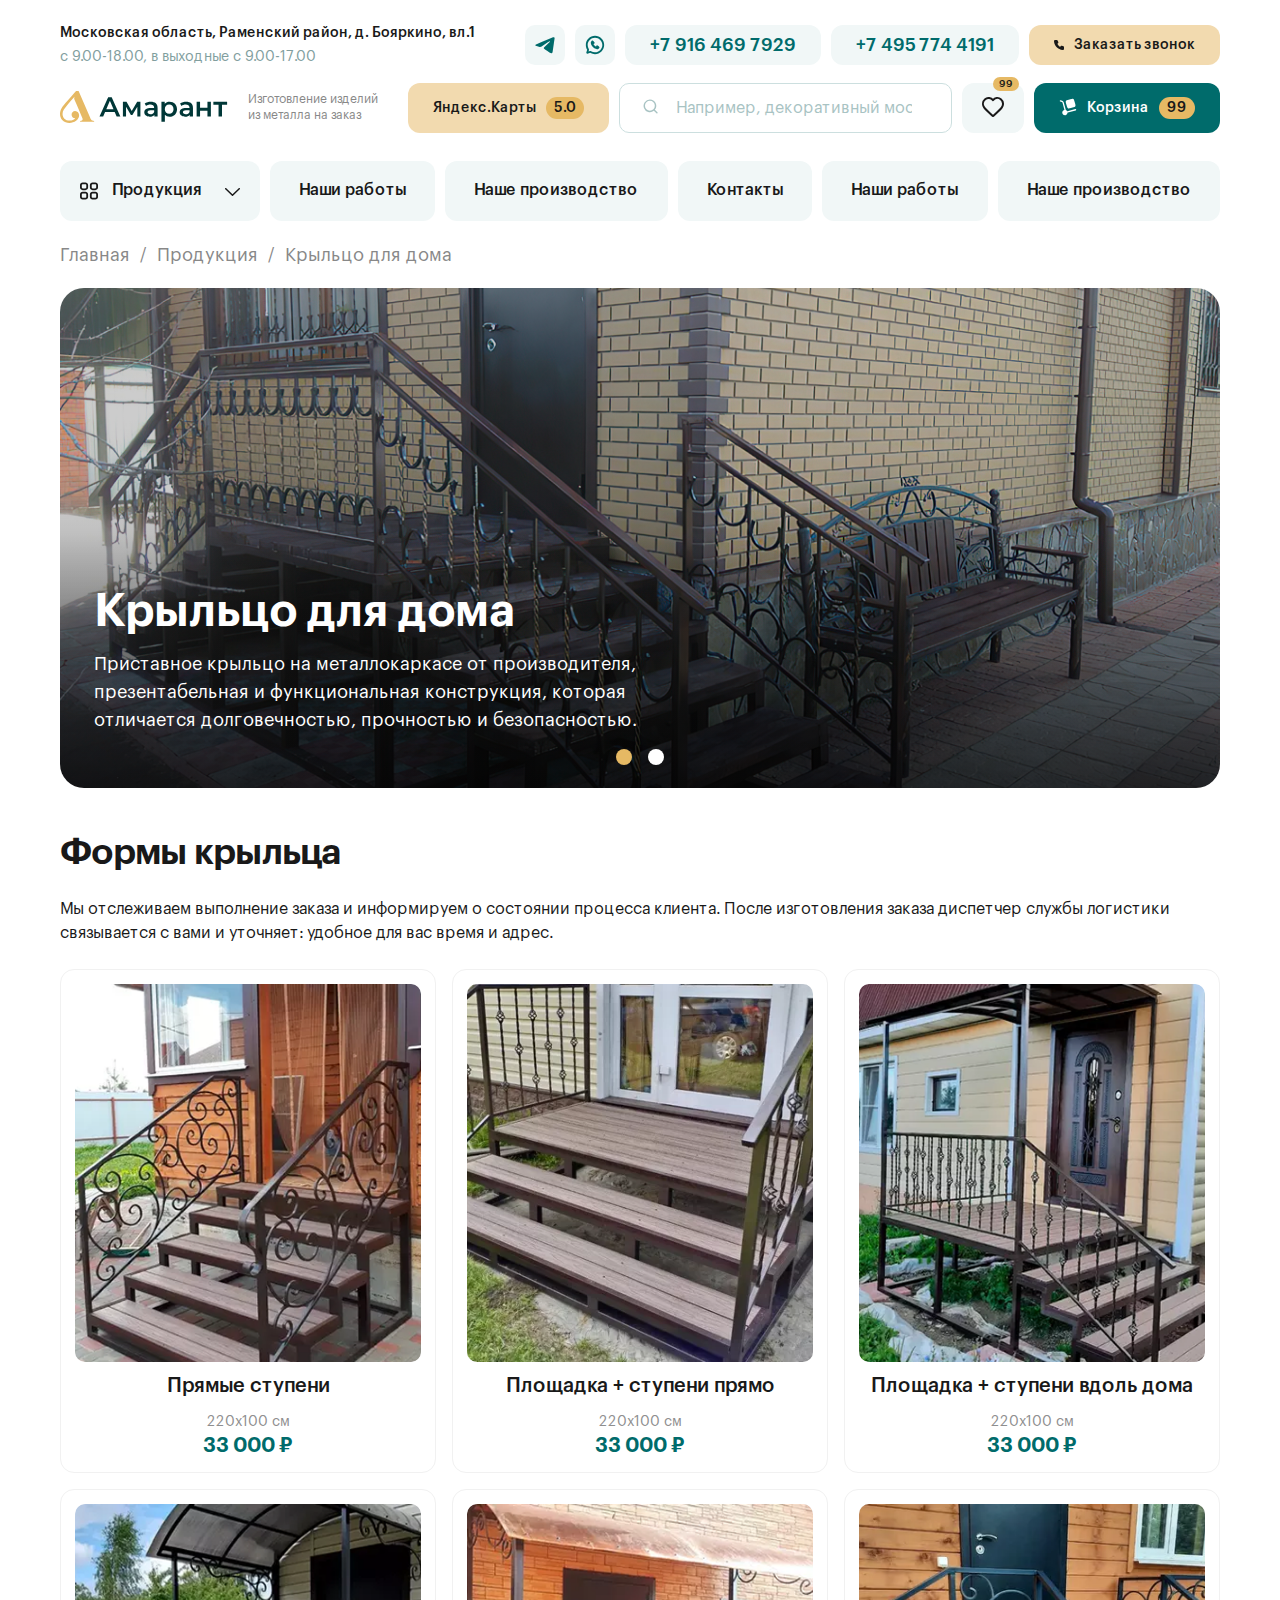
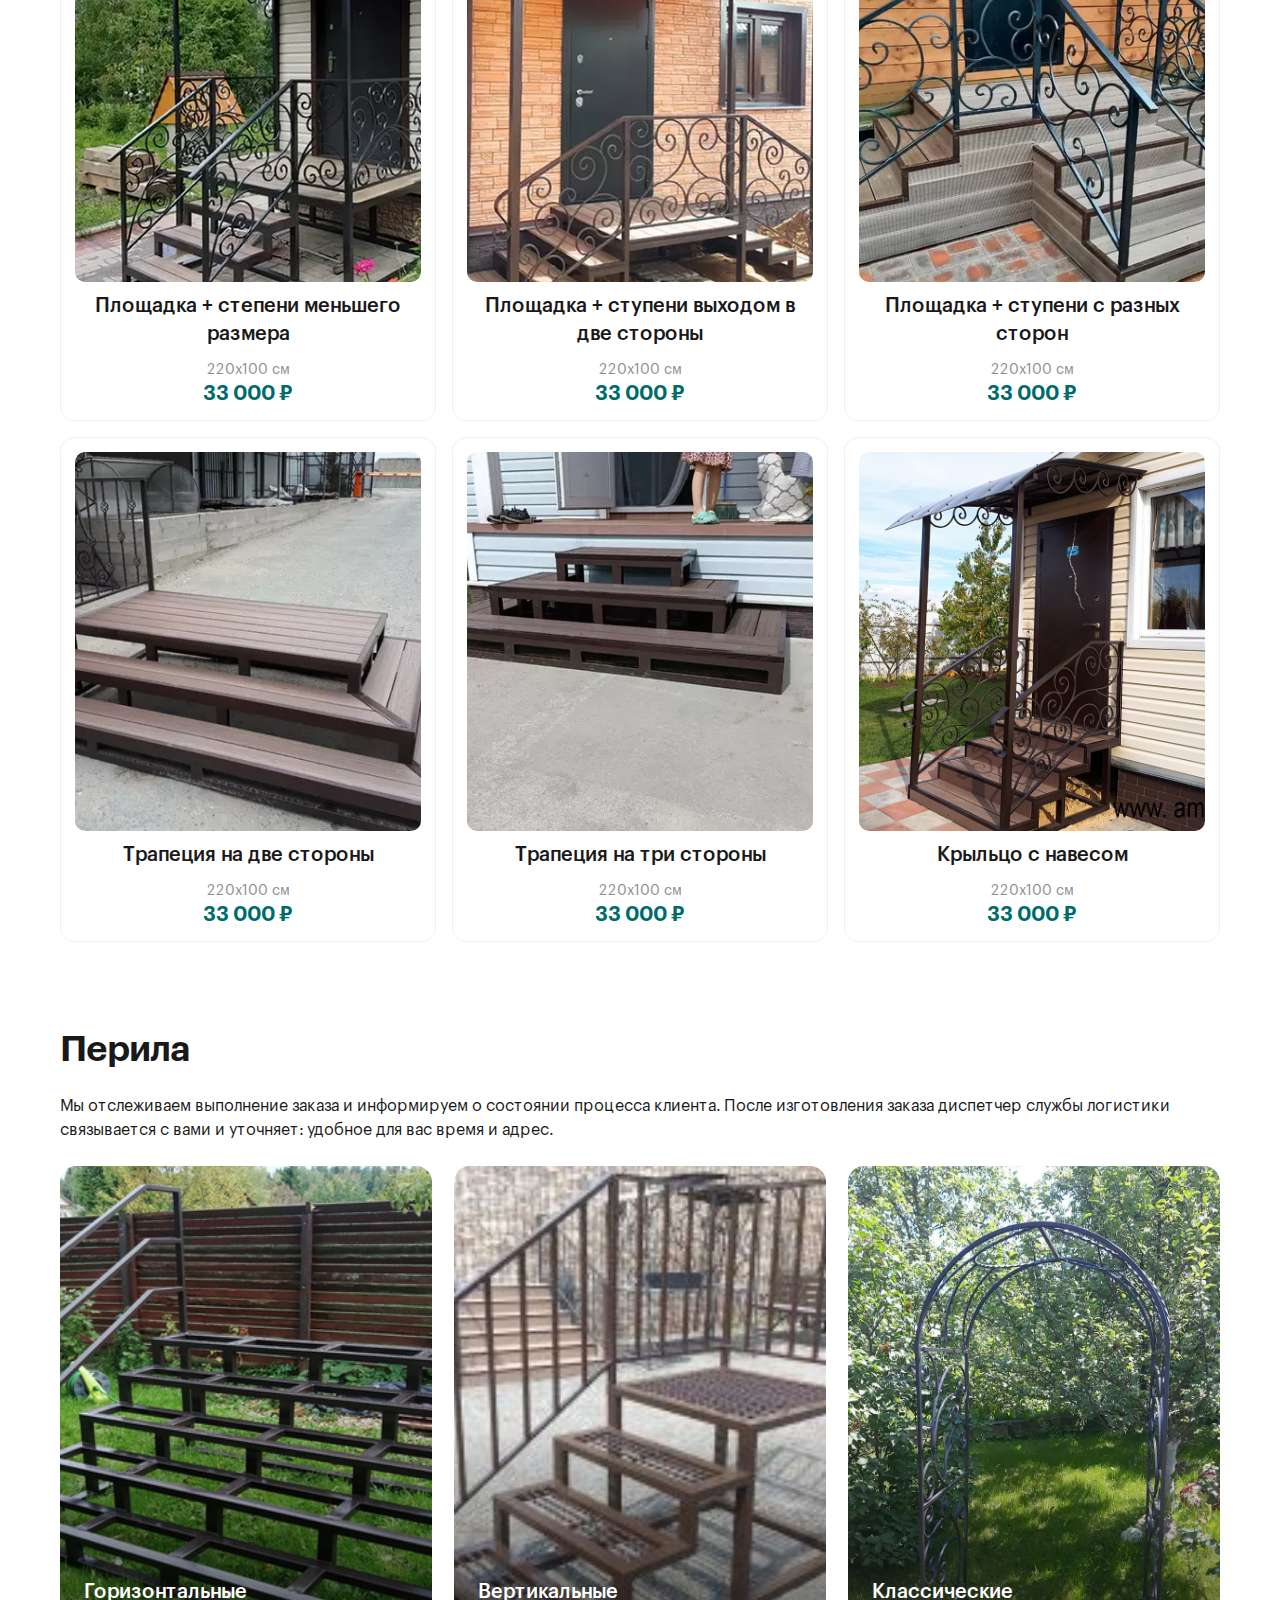
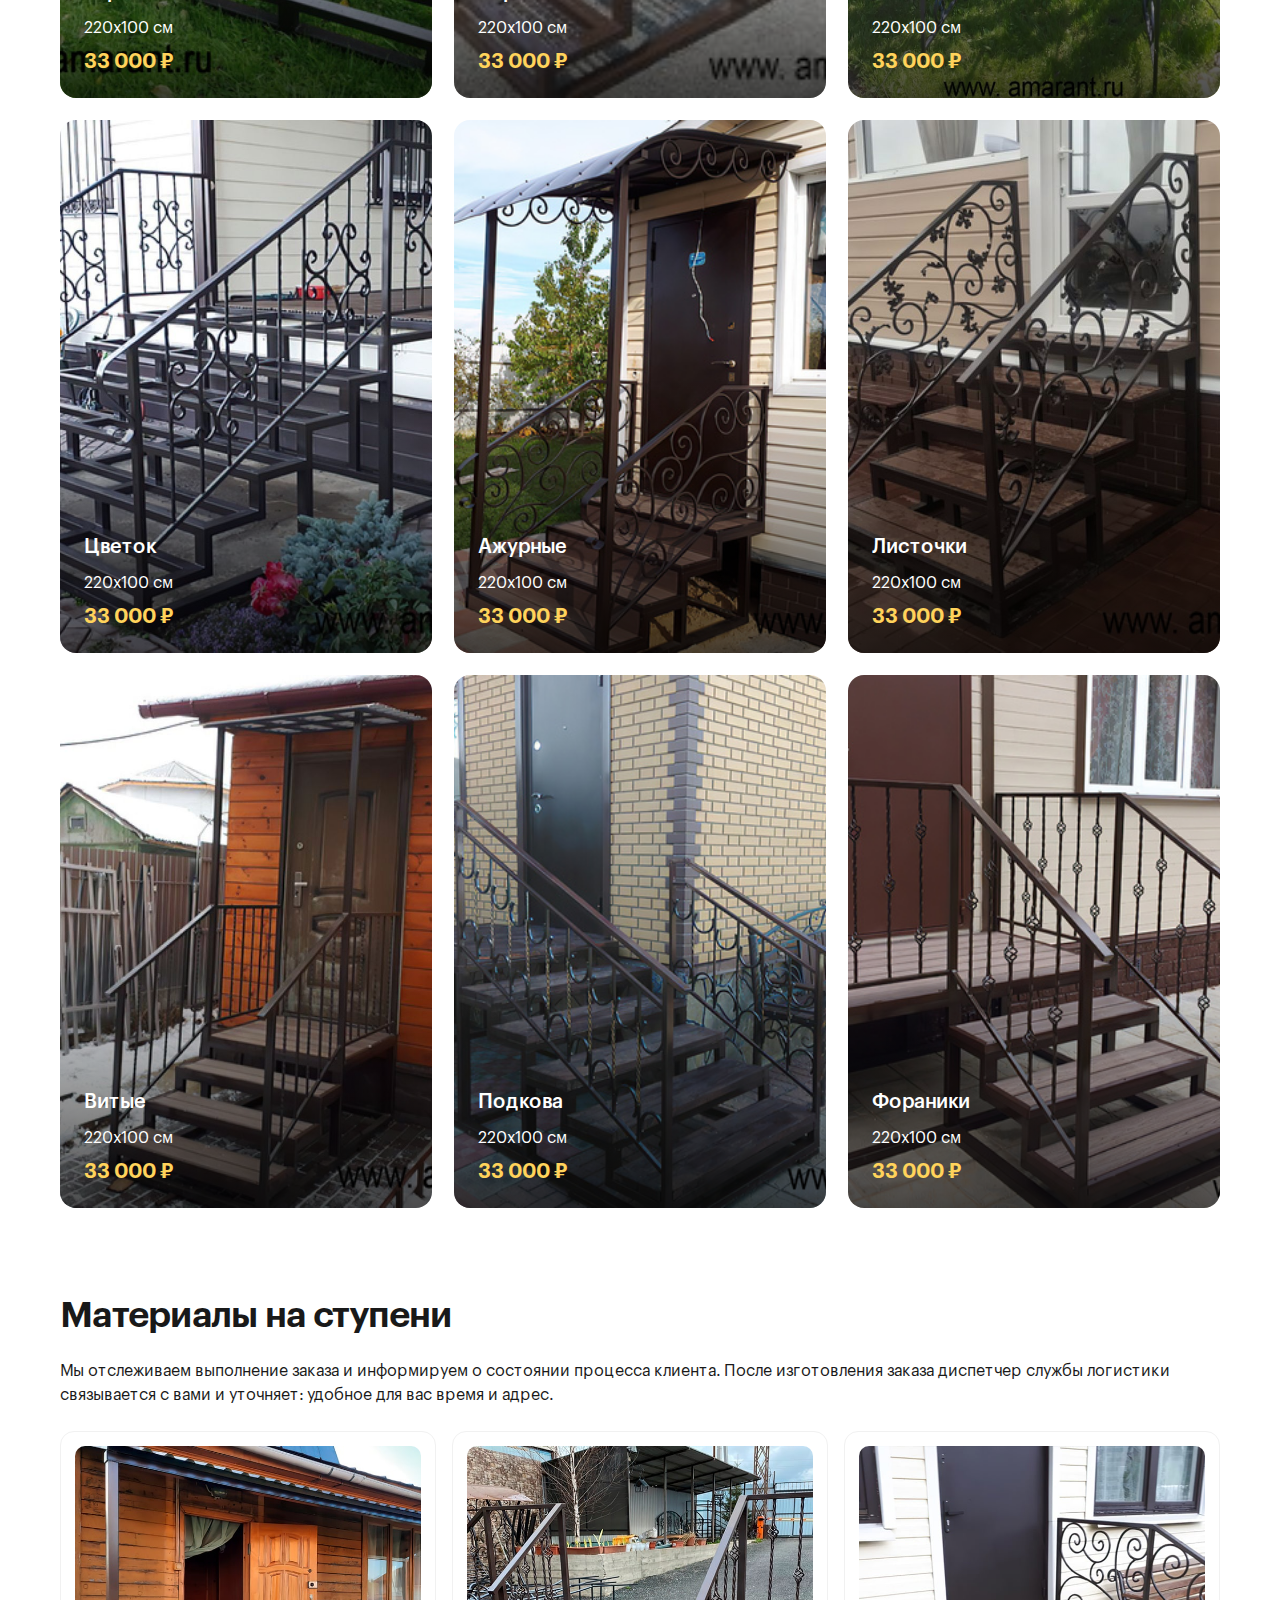
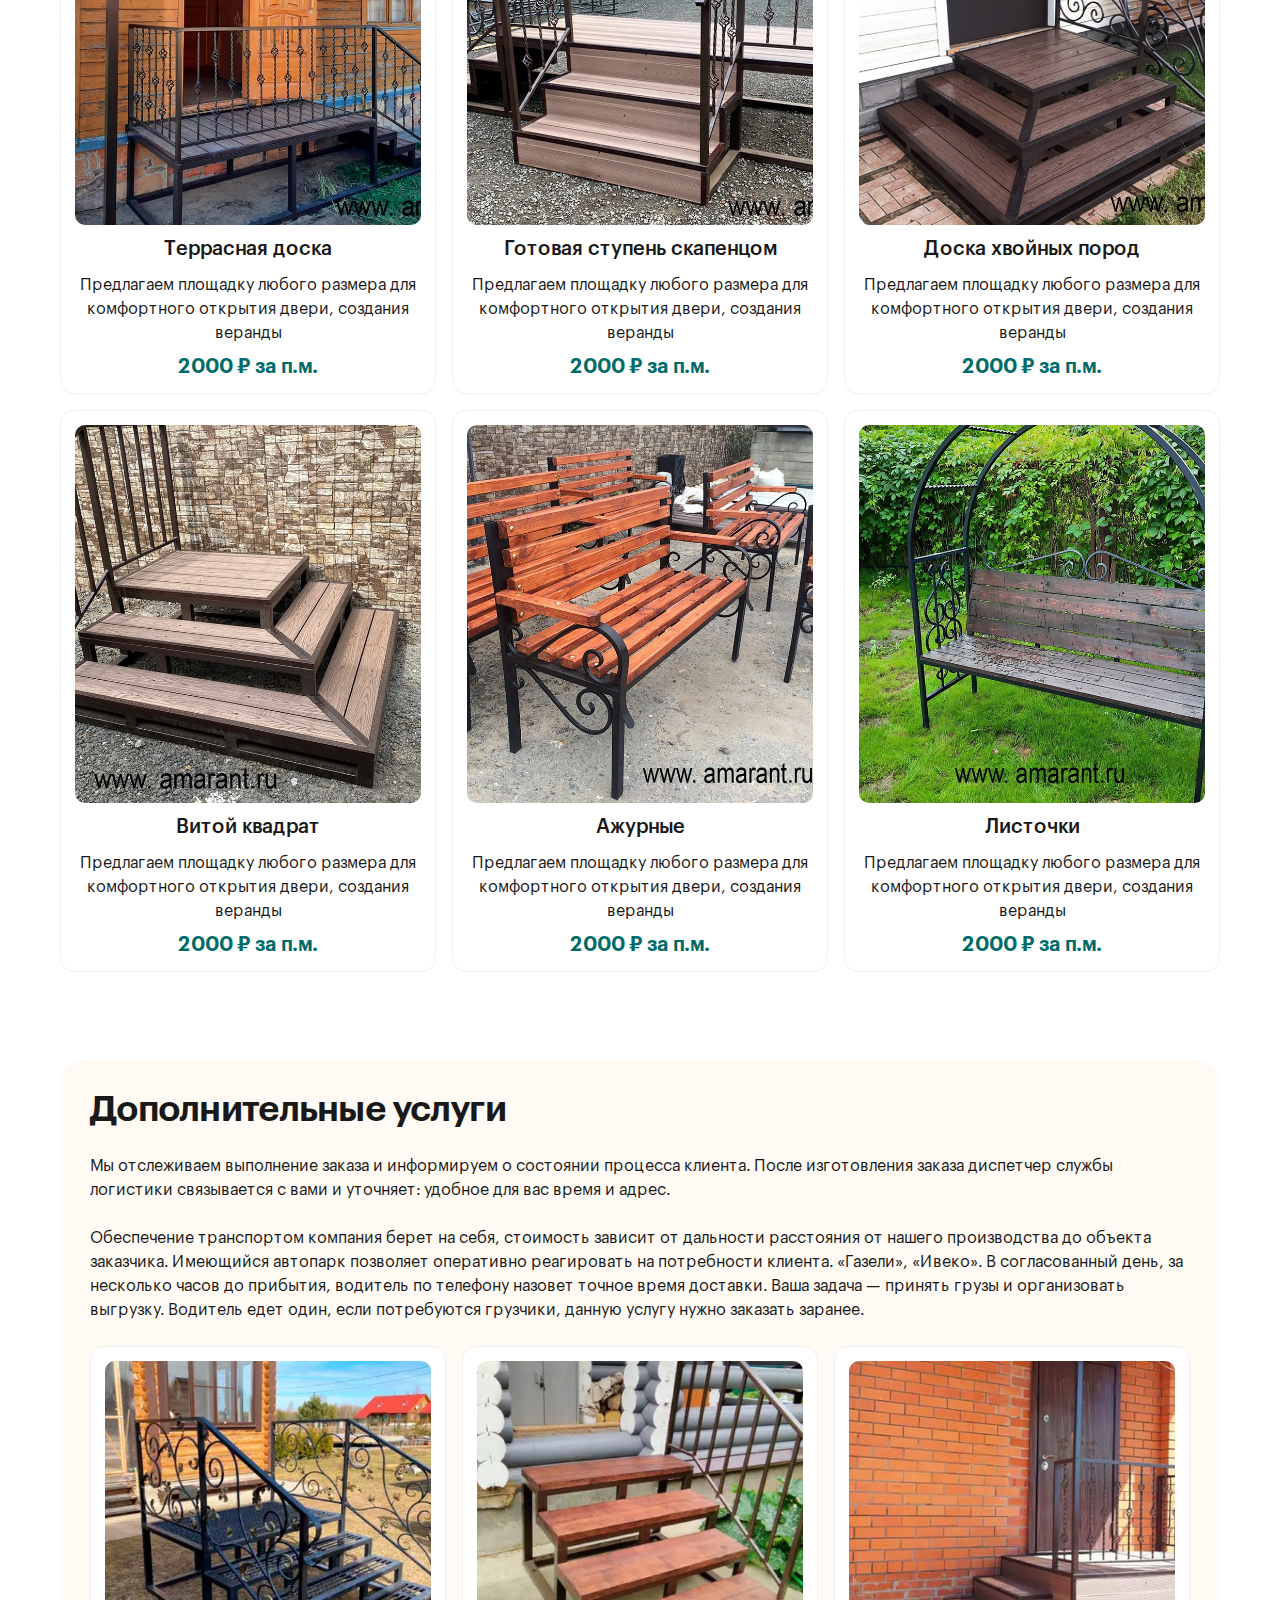
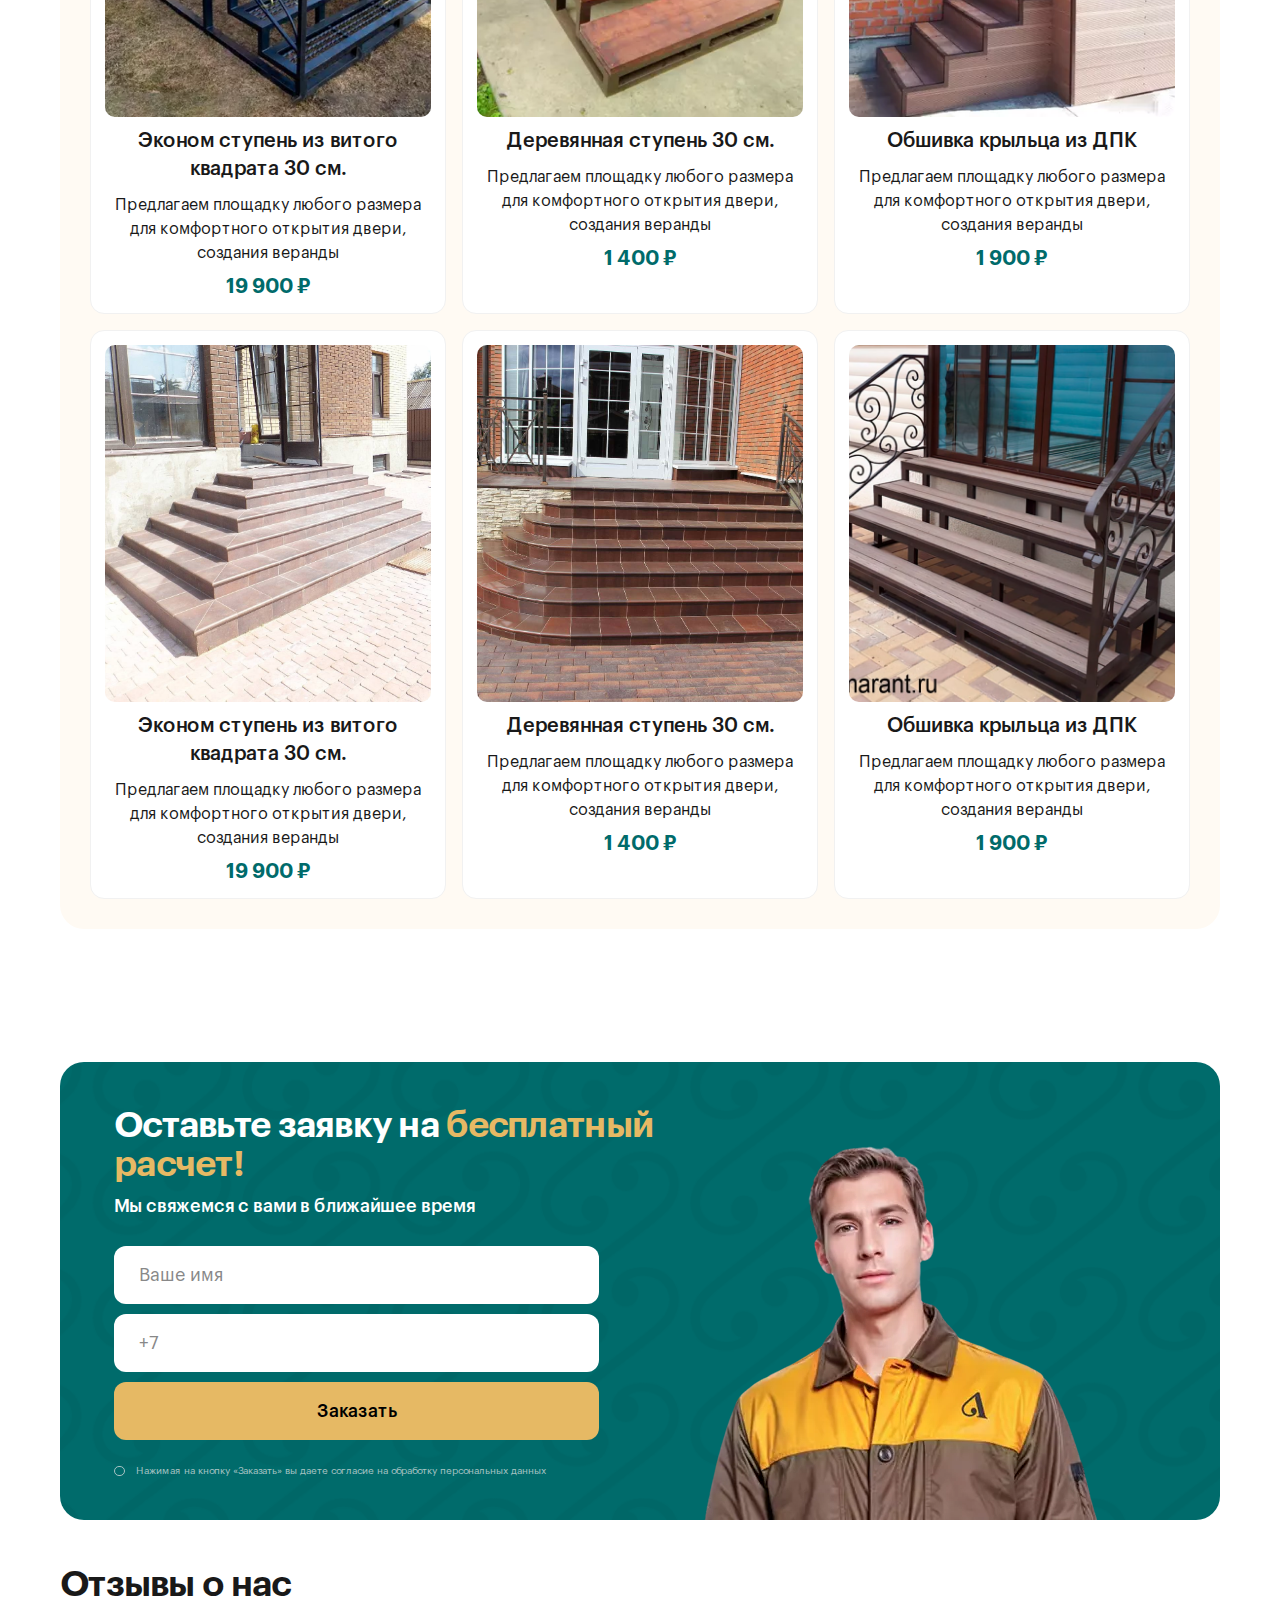
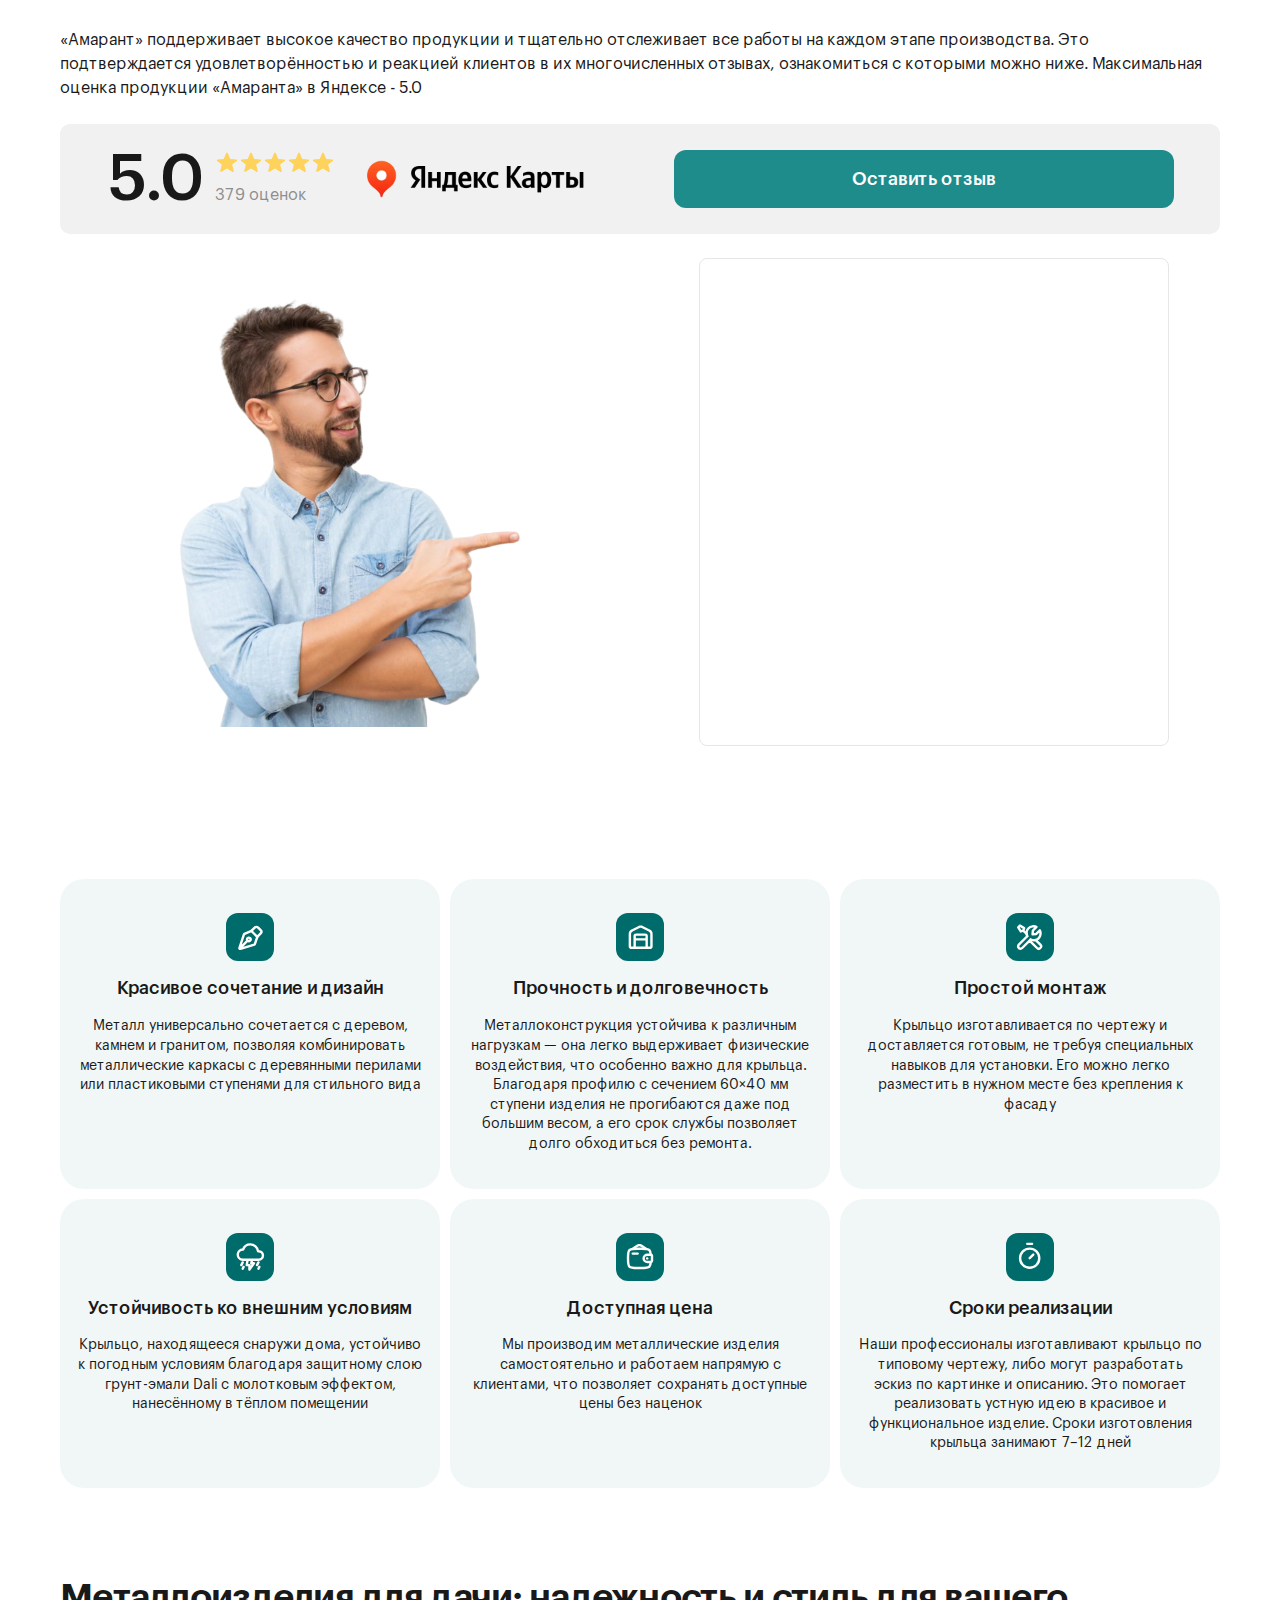
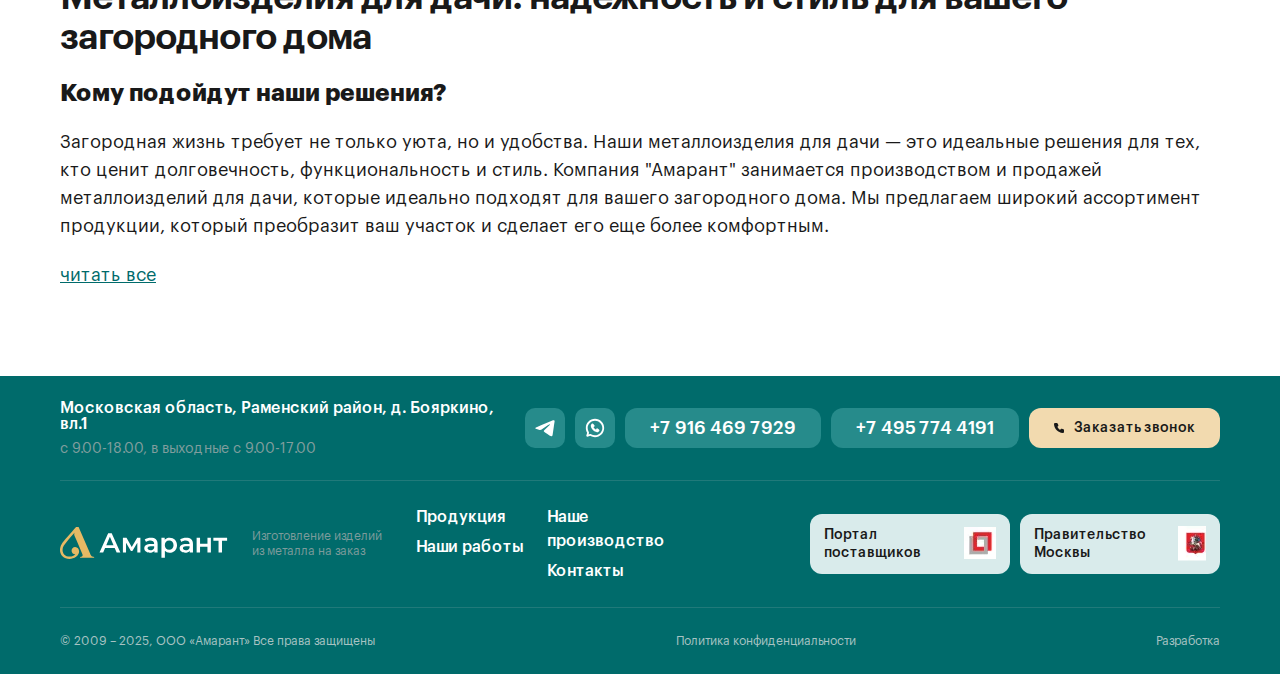
<file: new-page.html>
<!DOCTYPE html>
<html lang="ru">

<head>
	<meta charset="UTF-8">
	<meta name="viewport" content="width=device-width, initial-scale=1.0">
	<meta name="keywords" content="">
	<link rel="stylesheet" href="css/libs.min.css">
	<link rel="stylesheet" href="css/style.min.css">
	<link rel="stylesheet" href="css/my.css">

	<link rel="stylesheet" href="css/new-page-style.css">
	<title>Услуги</title>
</head>

<body>
	<div class="wrapper">
		<header class="header">
			<div class="container">
				<div class="header-top__inner">
					<div class="header-top">
						<div class="header-top__left">
							<div class="header__location">Московская область, Раменский район, д. Бояркино, вл.1</div>
							<div class="header__schedule">с 9.00-18.00, в выходные с 9.00-17.00</div>
						</div>
						<div class="header-top__right">
							<div class="header__socials socials">
								<a href="" class="header__social social">
									<svg width="20" height="17" viewBox="0 0 20 17" fill="none"
										xmlns="http://www.w3.org/2000/svg">
										<path
											d="M17.9838 0.350117C17.9838 0.350117 19.7646 -0.344258 19.6162 1.34208C19.5667 2.03647 19.1216 4.46678 18.7753 7.0955L17.5881 14.8824C17.5881 14.8824 17.4892 16.0232 16.5988 16.2216C15.7084 16.42 14.3729 15.5272 14.1255 15.3288C13.9276 15.18 10.4156 12.9481 9.17894 11.8569C8.83267 11.5593 8.43694 10.9642 9.2284 10.2698L14.4223 5.30998C15.0159 4.71478 15.6095 3.32603 13.1362 5.01238L6.211 9.72423C6.211 9.72423 5.41955 10.2202 3.93561 9.77382L0.720318 8.78185C0.720318 8.78185 -0.466862 8.03788 1.56124 7.29387C6.50782 4.96274 12.5921 2.58202 17.9838 0.350117Z"
											fill="#006B6B" />
									</svg>
								</a>
								<a href="" class="header__social social">
									<svg width="20" height="20" viewBox="0 0 20 20" fill="none"
										xmlns="http://www.w3.org/2000/svg">
										<path
											d="M10 0.833496C15.0626 0.833496 19.1667 4.93755 19.1667 10.0002C19.1667 15.0627 15.0626 19.1668 10 19.1668C8.38338 19.1668 6.86237 18.7476 5.54222 18.0116L5.26244 17.849L2.48314 18.6665C1.81362 18.8635 1.18924 18.2804 1.30992 17.617L1.3337 17.517L2.15114 14.7378C1.31467 13.3546 0.833374 11.7323 0.833374 10.0002C0.833374 4.93755 4.93743 0.833496 10 0.833496ZM10 2.66683C5.94995 2.66683 2.66671 5.95007 2.66671 10.0002C2.66671 11.4457 3.08397 12.7909 3.80427 13.9251C3.98611 14.2116 4.06347 14.5634 4.00185 14.9125L3.96683 15.0617L3.56199 16.4382L4.93845 16.0334C5.33489 15.9168 5.74775 15.9881 6.07503 16.1959C7.20938 16.9162 8.55455 17.3335 10 17.3335C14.0501 17.3335 17.3334 14.0503 17.3334 10.0002C17.3334 5.95007 14.0501 2.66683 10 2.66683ZM7.34319 5.58557C7.54105 5.50078 7.78069 5.51629 7.97014 5.65448C8.43253 5.99178 8.79965 6.44419 9.11492 6.88665L9.41451 7.32117C9.4621 7.39149 9.50865 7.46038 9.55436 7.52725C9.72167 7.77194 9.70239 8.09707 9.51282 8.31896L9.44335 8.38885L8.5969 9.0175C8.51302 9.07983 8.48506 9.19304 8.53539 9.2847C8.72697 9.63331 9.06816 10.1521 9.45856 10.5425C9.84943 10.9333 10.3927 11.2966 10.7653 11.5096C10.8458 11.5557 10.9436 11.5412 11.0093 11.4812L11.0445 11.4399L11.5952 10.601C11.8063 10.3201 12.2007 10.2587 12.4873 10.457L12.9849 10.8039C13.4794 11.1568 13.9555 11.5362 14.3317 12.0181C14.48 12.208 14.502 12.4561 14.4136 12.6623C14.0506 13.5094 13.1318 14.2309 12.1762 14.1957L12.0309 14.1873L11.8549 14.1699C11.8232 14.166 11.7903 14.1617 11.7562 14.1569L11.5383 14.1208C10.6916 13.9609 9.33326 13.4808 7.92679 12.0743C6.52034 10.6679 6.04019 9.30951 5.88029 8.46279L5.84417 8.2449L5.8212 8.05446L5.80864 7.89358C5.80726 7.86934 5.8062 7.84642 5.80541 7.82487C5.77019 6.86786 6.49551 5.94886 7.34319 5.58557Z"
											fill="#006B6B" />
									</svg>
								</a>
							</div>
							<div class="header__phones">
								<a class="header__phone btn btn-gray" href="tel:79164697929">
									<span>+7 916 469 7929</span>
								</a>
								<a class="header__phone btn btn-gray" href="tel:74957744191">
									<span>+7 495 774 4191</span>
								</a>
							</div>
							<button class="header__btn btn btn-brown" data-modal="contactModal">
								<i>
									<svg width="10" height="10" viewBox="0 0 10 10" fill="none"
										xmlns="http://www.w3.org/2000/svg">
										<path
											d="M0.00294296 1.27083C-0.047502 0.55618 0.557653 0 1.27261 0H2.80303C3.17003 0 3.50103 0.22113 3.64219 0.5606L4.28215 2.09973C4.43805 2.47466 4.3274 2.90772 4.0109 3.16146L3.61197 3.48127C3.43394 3.62399 3.37341 3.87009 3.47897 4.0724C4.02145 5.11205 4.8232 5.9944 5.7982 6.63335C6.004 6.7682 6.27585 6.71455 6.4294 6.52225L6.8451 6.0015C7.0983 5.68435 7.53045 5.5735 7.9046 5.7297L9.44055 6.371C9.77935 6.51245 10 6.84415 10 7.2119V8.75C10 9.46645 9.42445 10.0477 8.7113 9.99705C4.15105 9.6726 0.326233 5.85085 0.00294296 1.27083Z"
											fill="#191919" />
									</svg>
								</i>
								<span>Заказать звонок</span>
							</button>
							<div class="burger">
								<span></span>
								<span></span>
								<span></span>
							</div>
						</div>
					</div>
					<div class="header-center">
						<div class="header-center__left">
							<a class="header__logo" href="">
								<img src="img/logo.svg" alt="">
							</a>
							<div class="header__text">
								Изготовление изделий
								из металла на заказ
							</div>
						</div>
						<div class="header-center__right">
							<a class="header__yandex btn btn-brown" href="">
								<span class="btn-text">Яндекс.Карты</span>
								<span class="btn-rating">5.0</span>
							</a>
							<div class="search">
								<div class="search__show">
									<input type="search" placeholder="Например, декоративный мостик">
									<span class="search__icon">
										<img src="img/search-icon.svg" alt="">
									</span>
								</div>
								<div class="search__result">
									<div class="search__cards">
										<div class="search-card">
											<a href="" class="search-card__img">
												<img src="img/search-card__img.webp" alt="">
											</a>
											<div class="search-card__desc">
												<div class="search-card__group">
													<a href="" class="search-card__name">Металлическое крыльцо для
														дома</a>
													<div class="search-card__article">Артикул — 1223234234</div>
												</div>
												<div class="search-card__price">33 000 ₽</div>
											</div>
										</div>
										<div class="search-card">
											<a href="" class="search-card__img">
												<img src="img/search-card__img2.webp" alt="">
											</a>
											<div class="search-card__desc">
												<div class="search-card__group">
													<a href="" class="search-card__name">Металлическое крыльцо для
														дома</a>
													<div class="search-card__article">Артикул — 1223234234</div>
												</div>
												<div class="search-card__price">33 000 ₽</div>
											</div>
										</div>
										<div class="search-card">
											<a href="" class="search-card__img">
												<img src="img/search-card__img3.webp" alt="">
											</a>
											<div class="search-card__desc">
												<div class="search-card__group">
													<a href="" class="search-card__name">Металлическое крыльцо для
														дома</a>
													<div class="search-card__article">Артикул — 1223234234</div>
												</div>
												<div class="search-card__price">33 000 ₽</div>
											</div>
										</div>
									</div>
								</div>
							</div>
							<a href="" class="header__favorite btn btn-gray">
								<span class="header__favorite-icon">
									<svg width="22" height="20" viewBox="0 0 22 20" fill="none"
										xmlns="http://www.w3.org/2000/svg">
										<path fill-rule="evenodd" clip-rule="evenodd"
											d="M11 3.21915C9.00067 0.855351 5.65975 0.124836 3.1547 2.28936C0.649644 4.45389 0.296966 8.07284 2.2642 10.6329C3.89982 12.7613 8.84978 17.2504 10.4721 18.7034C10.6536 18.8659 10.7443 18.9472 10.8502 18.9791C10.9426 19.007 11.0437 19.007 11.1361 18.9791C11.242 18.9472 11.3327 18.8659 11.5142 18.7034C13.1366 17.2504 18.0865 12.7613 19.7221 10.6329C21.6894 8.07284 21.3797 4.43112 18.8316 2.28936C16.2835 0.147605 12.9993 0.855351 11 3.21915Z"
											stroke="#191919" stroke-width="2" stroke-linecap="round"
											stroke-linejoin="round" />
									</svg>
								</span>
								<span class="header__favorite-number">99</span>
							</a>
							<a class="header__basket btn btn-green" href="">
								<span class="btn-icon">
									<svg width="18" height="18" viewBox="0 0 18 18" fill="none"
										xmlns="http://www.w3.org/2000/svg">
										<g clip-path="url(#clip0_319_53)">
											<path
												d="M7.20881 5.90981L7.65809 7.58648C8.08165 9.16716 8.29342 9.95754 8.91609 10.3171C9.53866 10.6765 10.3291 10.4647 11.9098 10.0412L13.5864 9.59197C15.1672 9.16842 15.9575 8.95664 16.3171 8.33391C16.6765 7.71128 16.4647 6.92093 16.0412 5.3402L15.592 3.66356C15.1684 2.08282 14.9566 1.29245 14.334 0.932957C13.7113 0.573467 12.9209 0.785253 11.3402 1.20881L9.66355 1.65806C8.08278 2.08161 7.29245 2.29339 6.93295 2.91605C6.57347 3.53871 6.78525 4.32908 7.20881 5.90981Z"
												fill="white" />
											<path
												d="M0.774518 2.75576C0.873284 2.38852 1.24193 2.1734 1.5979 2.27529L3.11739 2.71022C3.93514 2.94428 4.58229 3.59465 4.80805 4.43769L6.72649 11.6017L6.86767 12.1047C7.43235 12.3221 7.91736 12.7295 8.22514 13.2706L8.50162 13.1826L16.4126 11.0616C16.7702 10.9657 17.1354 11.187 17.2283 11.5559C17.3213 11.9248 17.1067 12.3015 16.7491 12.3974L8.86738 14.5106L8.57422 14.604C8.56825 15.7734 7.78616 16.8414 6.60279 17.1587C5.18429 17.539 3.72626 16.6967 3.34617 15.2773C2.96609 13.858 3.80788 12.399 5.22638 12.0187C5.29668 11.9999 5.36707 11.984 5.43742 11.9711L3.51854 4.80522C3.42198 4.44462 3.1393 4.1488 2.75973 4.04015L1.24025 3.60523C0.884263 3.50334 0.675752 3.12302 0.774518 2.75576Z"
												fill="white" />
										</g>
										<defs>
											<clipPath id="clip0_319_53">
												<rect width="18" height="18" fill="white" />
											</clipPath>
										</defs>
									</svg>
								</span>
								<span class="btn-text">Корзина</span>
								<span class="btn-number">99</span>
							</a>
						</div>
					</div>
					<div class="header-bottom">
						<div class="header__list">
							<div class="menu-item menu-item2">
								<div class="menu-item__show btn btn-gray">
									<i class="catalog-icon">
										<svg width="18" height="18" viewBox="0 0 18 18" fill="none"
											xmlns="http://www.w3.org/2000/svg">
											<path fill-rule="evenodd" clip-rule="evenodd"
												d="M16.2 15.0079C16.2 15.4801 15.7563 15.8573 15.2595 15.8573H12.5595C12.0636 15.8573 11.7 15.4801 11.7 15.0079V12.4364C11.7 11.9641 12.0636 11.5716 12.5595 11.5716H15.2595C15.7563 11.5716 16.2 11.9641 16.2 12.4364V15.0079ZM15.2595 9.85728H12.5595C11.0682 9.85728 9.9 11.0161 9.9 12.4364V15.0079C9.9 16.4281 11.0682 17.5716 12.5595 17.5716H15.2595C16.7508 17.5716 18 16.4281 18 15.0079V12.4364C18 11.0161 16.7508 9.85728 15.2595 9.85728ZM6.3 15.0079C6.3 15.4801 5.8563 15.8573 5.3595 15.8573H2.6595C2.1636 15.8573 1.8 15.4801 1.8 15.0079V12.4364C1.8 11.9641 2.1636 11.5716 2.6595 11.5716H5.3595C5.8563 11.5716 6.3 11.9641 6.3 12.4364V15.0079ZM5.3595 9.85728H2.6595C1.1682 9.85728 0 11.0161 0 12.4364V15.0079C0 16.4281 1.1682 17.5716 2.6595 17.5716H5.3595C6.8508 17.5716 8.1 16.4281 8.1 15.0079V12.4364C8.1 11.0161 6.8508 9.85728 5.3595 9.85728ZM16.2 5.57928C16.2 6.05157 15.7563 6.42871 15.2595 6.42871H12.5595C12.0636 6.42871 11.7 6.05157 11.7 5.57928V3.00785C11.7 2.53557 12.0636 2.143 12.5595 2.143H15.2595C15.7563 2.143 16.2 2.53557 16.2 3.00785V5.57928ZM15.2595 0.428711H12.5595C11.0682 0.428711 9.9 1.58757 9.9 3.00785V5.57928C9.9 6.99957 11.0682 8.143 12.5595 8.143H15.2595C16.7508 8.143 18 6.99957 18 5.57928V3.00785C18 1.58757 16.7508 0.428711 15.2595 0.428711ZM6.3 5.57928C6.3 6.05157 5.8563 6.42871 5.3595 6.42871H2.6595C2.1636 6.42871 1.8 6.05157 1.8 5.57928V3.00785C1.8 2.53557 2.1636 2.143 2.6595 2.143H5.3595C5.8563 2.143 6.3 2.53557 6.3 3.00785V5.57928ZM5.3595 0.428711H2.6595C1.1682 0.428711 0 1.58757 0 3.00785V5.57928C0 6.99957 1.1682 8.143 2.6595 8.143H5.3595C6.8508 8.143 8.1 6.99957 8.1 5.57928V3.00785C8.1 1.58757 6.8508 0.428711 5.3595 0.428711Z"
												fill="#191919" />
										</svg>
									</i>
									<span>Продукция</span>
									<i class="catalog-arrow">
										<svg width="15" height="8" viewBox="0 0 15 8" fill="none"
											xmlns="http://www.w3.org/2000/svg">
											<path
												d="M1.26469 0.214986C1.19313 0.146313 1.10895 0.0926256 1.01696 0.0569897C0.924968 0.0213542 0.826965 0.0044675 0.728546 0.00729466C0.630127 0.0101218 0.533221 0.0326076 0.443359 0.0734677C0.353497 0.114328 0.272441 0.172762 0.204817 0.245434C0.137193 0.318106 0.0843261 0.403594 0.0492351 0.497014C0.0141441 0.590435 -0.00248421 0.689959 0.000299911 0.789906C0.00308404 0.889853 0.0252259 0.988264 0.0654613 1.07952C0.105697 1.17078 0.163238 1.25309 0.234799 1.32177L6.98084 7.79193C7.12001 7.92555 7.30427 8 7.49579 8C7.68731 8 7.87157 7.92555 8.01074 7.79193L14.7575 1.32177C14.8307 1.25355 14.8897 1.17125 14.9313 1.07966C14.9728 0.988064 14.996 0.889002 14.9995 0.788224C15.0031 0.687446 14.9868 0.58696 14.9518 0.492605C14.9167 0.39825 14.8636 0.311905 14.7954 0.238586C14.7272 0.165267 14.6454 0.106435 14.5547 0.065509C14.4639 0.0245821 14.366 0.00237625 14.2668 0.000180891C14.1675 -0.00201494 14.0688 0.0158431 13.9763 0.0527188C13.8839 0.0895941 13.7996 0.144751 13.7284 0.214986L7.49579 6.1919L1.26469 0.214986Z"
												fill="#191919" />
										</svg>
									</i>
								</div>
								<div class="menu-item__hidden">
									<ul class="menu-item__list">
										<li class="menu-subitem">
											<a class="menu-subitem__show btn-gray" href="#">
												<span class="menu-subitem__text">Металлическое крыльцо для дома</span>
												<i class="menu-subitem__arrow">
													<svg width="10" height="6" viewBox="0 0 10 6" fill="none"
														xmlns="http://www.w3.org/2000/svg">
														<path
															d="M6.02079 1.26448H6.45829C6.45829 1.25588 6.45806 1.24728 6.45753 1.23868L6.02079 1.26448ZM6.95063 0.801318L7.24264 0.47552C7.2399 0.473064 7.2371 0.470649 7.2343 0.468264L6.95063 0.801318ZM8.87913 2.52973L9.17482 2.20727L9.17114 2.20394L8.87913 2.52973ZM8.87913 3.45665L9.1712 3.78244L9.17482 3.77912L8.87913 3.45665ZM6.95063 5.18565L7.2343 5.51873C7.23716 5.51628 7.2399 5.51389 7.2427 5.51138L6.95063 5.18565ZM6.02079 4.72248L6.45753 4.74827C6.45806 4.73969 6.45829 4.73112 6.45829 4.72248H6.02079ZM6.02079 3.43098C6.26241 3.43098 6.45829 3.2351 6.45829 2.99348C6.45829 2.75187 6.26241 2.55598 6.02079 2.55598V3.43098ZM0.916626 2.55598C0.675003 2.55598 0.479126 2.75187 0.479126 2.99348C0.479126 3.2351 0.675003 3.43098 0.916626 3.43098V2.55598ZM6.45829 2.99348V1.26448H5.58329V2.99348H6.45829ZM6.45753 1.23868C6.4545 1.18782 6.48215 1.14007 6.52777 1.11736L6.13763 0.334144C5.77824 0.513174 5.56037 0.889453 5.58405 1.29029L6.45753 1.23868ZM6.52777 1.11736C6.57338 1.09464 6.62816 1.10134 6.66695 1.13438L7.2343 0.468264C6.92863 0.207893 6.49708 0.155113 6.13763 0.334144L6.52777 1.11736ZM6.65861 1.12712L8.58711 2.85553L9.17114 2.20394L7.24264 0.47552L6.65861 1.12712ZM8.58343 2.8522C8.62293 2.88843 8.64544 2.93958 8.64544 2.99319H9.52044C9.52044 2.69435 9.39508 2.40928 9.17482 2.20727L8.58343 2.8522ZM8.64544 2.99319C8.64544 3.0468 8.62293 3.09796 8.58343 3.13418L9.17482 3.77912C9.39508 3.57711 9.52044 3.29203 9.52044 2.99319H8.64544ZM8.58705 3.13092L6.65855 4.85992L7.2427 5.51138L9.1712 3.78244L8.58705 3.13092ZM6.66695 4.85263C6.62816 4.88564 6.57338 4.89235 6.52777 4.8696L6.13763 5.65284C6.49708 5.83187 6.92863 5.77908 7.2343 5.51873L6.66695 4.85263ZM6.52777 4.8696C6.48215 4.84691 6.4545 4.79913 6.45753 4.74827L5.58405 4.6967C5.56037 5.09751 5.77824 5.47382 6.13763 5.65284L6.52777 4.8696ZM6.45829 4.72248V2.99348H5.58329V4.72248H6.45829ZM6.02079 2.55598H0.916626V3.43098H6.02079V2.55598Z"
															fill="#006B6B" />
													</svg>
												</i>
											</a>
											<div class="menu-subitem__hidden">
												<ul class="menu-item__list">
													<li class="menu-subitem">
														<a class="menu-subitem__show btn-gray" href="">
															<span class="menu-subitem__text">Садовые арки</span>
															<i class="menu-subitem__arrow">
																<svg width="10" height="6" viewBox="0 0 10 6"
																	fill="none" xmlns="http://www.w3.org/2000/svg">
																	<path
																		d="M6.02079 1.26448H6.45829C6.45829 1.25588 6.45806 1.24728 6.45753 1.23868L6.02079 1.26448ZM6.95063 0.801318L7.24264 0.47552C7.2399 0.473064 7.2371 0.470649 7.2343 0.468264L6.95063 0.801318ZM8.87913 2.52973L9.17482 2.20727L9.17114 2.20394L8.87913 2.52973ZM8.87913 3.45665L9.1712 3.78244L9.17482 3.77912L8.87913 3.45665ZM6.95063 5.18565L7.2343 5.51873C7.23716 5.51628 7.2399 5.51389 7.2427 5.51138L6.95063 5.18565ZM6.02079 4.72248L6.45753 4.74827C6.45806 4.73969 6.45829 4.73112 6.45829 4.72248H6.02079ZM6.02079 3.43098C6.26241 3.43098 6.45829 3.2351 6.45829 2.99348C6.45829 2.75187 6.26241 2.55598 6.02079 2.55598V3.43098ZM0.916626 2.55598C0.675003 2.55598 0.479126 2.75187 0.479126 2.99348C0.479126 3.2351 0.675003 3.43098 0.916626 3.43098V2.55598ZM6.45829 2.99348V1.26448H5.58329V2.99348H6.45829ZM6.45753 1.23868C6.4545 1.18782 6.48215 1.14007 6.52777 1.11736L6.13763 0.334144C5.77824 0.513174 5.56037 0.889453 5.58405 1.29029L6.45753 1.23868ZM6.52777 1.11736C6.57338 1.09464 6.62816 1.10134 6.66695 1.13438L7.2343 0.468264C6.92863 0.207893 6.49708 0.155113 6.13763 0.334144L6.52777 1.11736ZM6.65861 1.12712L8.58711 2.85553L9.17114 2.20394L7.24264 0.47552L6.65861 1.12712ZM8.58343 2.8522C8.62293 2.88843 8.64544 2.93958 8.64544 2.99319H9.52044C9.52044 2.69435 9.39508 2.40928 9.17482 2.20727L8.58343 2.8522ZM8.64544 2.99319C8.64544 3.0468 8.62293 3.09796 8.58343 3.13418L9.17482 3.77912C9.39508 3.57711 9.52044 3.29203 9.52044 2.99319H8.64544ZM8.58705 3.13092L6.65855 4.85992L7.2427 5.51138L9.1712 3.78244L8.58705 3.13092ZM6.66695 4.85263C6.62816 4.88564 6.57338 4.89235 6.52777 4.8696L6.13763 5.65284C6.49708 5.83187 6.92863 5.77908 7.2343 5.51873L6.66695 4.85263ZM6.52777 4.8696C6.48215 4.84691 6.4545 4.79913 6.45753 4.74827L5.58405 4.6967C5.56037 5.09751 5.77824 5.47382 6.13763 5.65284L6.52777 4.8696ZM6.45829 4.72248V2.99348H5.58329V4.72248H6.45829ZM6.02079 2.55598H0.916626V3.43098H6.02079V2.55598Z"
																		fill="#006B6B" />
																</svg>
															</i>
														</a>
													</li>
													<li class="menu-subitem">
														<a class="menu-subitem__show btn-gray" href="">
															<span class="menu-subitem__text">Шпалеры из металла</span>
															<i class="menu-subitem__arrow">
																<svg width="10" height="6" viewBox="0 0 10 6"
																	fill="none" xmlns="http://www.w3.org/2000/svg">
																	<path
																		d="M6.02079 1.26448H6.45829C6.45829 1.25588 6.45806 1.24728 6.45753 1.23868L6.02079 1.26448ZM6.95063 0.801318L7.24264 0.47552C7.2399 0.473064 7.2371 0.470649 7.2343 0.468264L6.95063 0.801318ZM8.87913 2.52973L9.17482 2.20727L9.17114 2.20394L8.87913 2.52973ZM8.87913 3.45665L9.1712 3.78244L9.17482 3.77912L8.87913 3.45665ZM6.95063 5.18565L7.2343 5.51873C7.23716 5.51628 7.2399 5.51389 7.2427 5.51138L6.95063 5.18565ZM6.02079 4.72248L6.45753 4.74827C6.45806 4.73969 6.45829 4.73112 6.45829 4.72248H6.02079ZM6.02079 3.43098C6.26241 3.43098 6.45829 3.2351 6.45829 2.99348C6.45829 2.75187 6.26241 2.55598 6.02079 2.55598V3.43098ZM0.916626 2.55598C0.675003 2.55598 0.479126 2.75187 0.479126 2.99348C0.479126 3.2351 0.675003 3.43098 0.916626 3.43098V2.55598ZM6.45829 2.99348V1.26448H5.58329V2.99348H6.45829ZM6.45753 1.23868C6.4545 1.18782 6.48215 1.14007 6.52777 1.11736L6.13763 0.334144C5.77824 0.513174 5.56037 0.889453 5.58405 1.29029L6.45753 1.23868ZM6.52777 1.11736C6.57338 1.09464 6.62816 1.10134 6.66695 1.13438L7.2343 0.468264C6.92863 0.207893 6.49708 0.155113 6.13763 0.334144L6.52777 1.11736ZM6.65861 1.12712L8.58711 2.85553L9.17114 2.20394L7.24264 0.47552L6.65861 1.12712ZM8.58343 2.8522C8.62293 2.88843 8.64544 2.93958 8.64544 2.99319H9.52044C9.52044 2.69435 9.39508 2.40928 9.17482 2.20727L8.58343 2.8522ZM8.64544 2.99319C8.64544 3.0468 8.62293 3.09796 8.58343 3.13418L9.17482 3.77912C9.39508 3.57711 9.52044 3.29203 9.52044 2.99319H8.64544ZM8.58705 3.13092L6.65855 4.85992L7.2427 5.51138L9.1712 3.78244L8.58705 3.13092ZM6.66695 4.85263C6.62816 4.88564 6.57338 4.89235 6.52777 4.8696L6.13763 5.65284C6.49708 5.83187 6.92863 5.77908 7.2343 5.51873L6.66695 4.85263ZM6.52777 4.8696C6.48215 4.84691 6.4545 4.79913 6.45753 4.74827L5.58405 4.6967C5.56037 5.09751 5.77824 5.47382 6.13763 5.65284L6.52777 4.8696ZM6.45829 4.72248V2.99348H5.58329V4.72248H6.45829ZM6.02079 2.55598H0.916626V3.43098H6.02079V2.55598Z"
																		fill="#006B6B" />
																</svg>
															</i>
														</a>
													</li>
													<li class="menu-subitem">
														<a class="menu-subitem__show btn-gray" href="">
															<span class="menu-subitem__text">Кованые перголы на
																заказ</span>
															<i class="menu-subitem__arrow">
																<svg width="10" height="6" viewBox="0 0 10 6"
																	fill="none" xmlns="http://www.w3.org/2000/svg">
																	<path
																		d="M6.02079 1.26448H6.45829C6.45829 1.25588 6.45806 1.24728 6.45753 1.23868L6.02079 1.26448ZM6.95063 0.801318L7.24264 0.47552C7.2399 0.473064 7.2371 0.470649 7.2343 0.468264L6.95063 0.801318ZM8.87913 2.52973L9.17482 2.20727L9.17114 2.20394L8.87913 2.52973ZM8.87913 3.45665L9.1712 3.78244L9.17482 3.77912L8.87913 3.45665ZM6.95063 5.18565L7.2343 5.51873C7.23716 5.51628 7.2399 5.51389 7.2427 5.51138L6.95063 5.18565ZM6.02079 4.72248L6.45753 4.74827C6.45806 4.73969 6.45829 4.73112 6.45829 4.72248H6.02079ZM6.02079 3.43098C6.26241 3.43098 6.45829 3.2351 6.45829 2.99348C6.45829 2.75187 6.26241 2.55598 6.02079 2.55598V3.43098ZM0.916626 2.55598C0.675003 2.55598 0.479126 2.75187 0.479126 2.99348C0.479126 3.2351 0.675003 3.43098 0.916626 3.43098V2.55598ZM6.45829 2.99348V1.26448H5.58329V2.99348H6.45829ZM6.45753 1.23868C6.4545 1.18782 6.48215 1.14007 6.52777 1.11736L6.13763 0.334144C5.77824 0.513174 5.56037 0.889453 5.58405 1.29029L6.45753 1.23868ZM6.52777 1.11736C6.57338 1.09464 6.62816 1.10134 6.66695 1.13438L7.2343 0.468264C6.92863 0.207893 6.49708 0.155113 6.13763 0.334144L6.52777 1.11736ZM6.65861 1.12712L8.58711 2.85553L9.17114 2.20394L7.24264 0.47552L6.65861 1.12712ZM8.58343 2.8522C8.62293 2.88843 8.64544 2.93958 8.64544 2.99319H9.52044C9.52044 2.69435 9.39508 2.40928 9.17482 2.20727L8.58343 2.8522ZM8.64544 2.99319C8.64544 3.0468 8.62293 3.09796 8.58343 3.13418L9.17482 3.77912C9.39508 3.57711 9.52044 3.29203 9.52044 2.99319H8.64544ZM8.58705 3.13092L6.65855 4.85992L7.2427 5.51138L9.1712 3.78244L8.58705 3.13092ZM6.66695 4.85263C6.62816 4.88564 6.57338 4.89235 6.52777 4.8696L6.13763 5.65284C6.49708 5.83187 6.92863 5.77908 7.2343 5.51873L6.66695 4.85263ZM6.52777 4.8696C6.48215 4.84691 6.4545 4.79913 6.45753 4.74827L5.58405 4.6967C5.56037 5.09751 5.77824 5.47382 6.13763 5.65284L6.52777 4.8696ZM6.45829 4.72248V2.99348H5.58329V4.72248H6.45829ZM6.02079 2.55598H0.916626V3.43098H6.02079V2.55598Z"
																		fill="#006B6B" />
																</svg>
															</i>
														</a>
													</li>
												</ul>
											</div>
										</li>
										<li class="menu-subitem">
											<a class="menu-subitem__show btn-gray" href="#">
												<span class="menu-subitem__text">Аки и шпалеры</span>
												<i class="menu-subitem__arrow">
													<svg width="10" height="6" viewBox="0 0 10 6" fill="none"
														xmlns="http://www.w3.org/2000/svg">
														<path
															d="M6.02079 1.26448H6.45829C6.45829 1.25588 6.45806 1.24728 6.45753 1.23868L6.02079 1.26448ZM6.95063 0.801318L7.24264 0.47552C7.2399 0.473064 7.2371 0.470649 7.2343 0.468264L6.95063 0.801318ZM8.87913 2.52973L9.17482 2.20727L9.17114 2.20394L8.87913 2.52973ZM8.87913 3.45665L9.1712 3.78244L9.17482 3.77912L8.87913 3.45665ZM6.95063 5.18565L7.2343 5.51873C7.23716 5.51628 7.2399 5.51389 7.2427 5.51138L6.95063 5.18565ZM6.02079 4.72248L6.45753 4.74827C6.45806 4.73969 6.45829 4.73112 6.45829 4.72248H6.02079ZM6.02079 3.43098C6.26241 3.43098 6.45829 3.2351 6.45829 2.99348C6.45829 2.75187 6.26241 2.55598 6.02079 2.55598V3.43098ZM0.916626 2.55598C0.675003 2.55598 0.479126 2.75187 0.479126 2.99348C0.479126 3.2351 0.675003 3.43098 0.916626 3.43098V2.55598ZM6.45829 2.99348V1.26448H5.58329V2.99348H6.45829ZM6.45753 1.23868C6.4545 1.18782 6.48215 1.14007 6.52777 1.11736L6.13763 0.334144C5.77824 0.513174 5.56037 0.889453 5.58405 1.29029L6.45753 1.23868ZM6.52777 1.11736C6.57338 1.09464 6.62816 1.10134 6.66695 1.13438L7.2343 0.468264C6.92863 0.207893 6.49708 0.155113 6.13763 0.334144L6.52777 1.11736ZM6.65861 1.12712L8.58711 2.85553L9.17114 2.20394L7.24264 0.47552L6.65861 1.12712ZM8.58343 2.8522C8.62293 2.88843 8.64544 2.93958 8.64544 2.99319H9.52044C9.52044 2.69435 9.39508 2.40928 9.17482 2.20727L8.58343 2.8522ZM8.64544 2.99319C8.64544 3.0468 8.62293 3.09796 8.58343 3.13418L9.17482 3.77912C9.39508 3.57711 9.52044 3.29203 9.52044 2.99319H8.64544ZM8.58705 3.13092L6.65855 4.85992L7.2427 5.51138L9.1712 3.78244L8.58705 3.13092ZM6.66695 4.85263C6.62816 4.88564 6.57338 4.89235 6.52777 4.8696L6.13763 5.65284C6.49708 5.83187 6.92863 5.77908 7.2343 5.51873L6.66695 4.85263ZM6.52777 4.8696C6.48215 4.84691 6.4545 4.79913 6.45753 4.74827L5.58405 4.6967C5.56037 5.09751 5.77824 5.47382 6.13763 5.65284L6.52777 4.8696ZM6.45829 4.72248V2.99348H5.58329V4.72248H6.45829ZM6.02079 2.55598H0.916626V3.43098H6.02079V2.55598Z"
															fill="#006B6B" />
													</svg>
												</i>
											</a>
											<div class="menu-subitem__hidden">
												<ul class="menu-item__list">
													<li class="menu-subitem">
														<a class="menu-subitem__show btn-gray" href="">
															<span class="menu-subitem__text">Садовые арки</span>
															<i class="menu-subitem__arrow">
																<svg width="10" height="6" viewBox="0 0 10 6"
																	fill="none" xmlns="http://www.w3.org/2000/svg">
																	<path
																		d="M6.02079 1.26448H6.45829C6.45829 1.25588 6.45806 1.24728 6.45753 1.23868L6.02079 1.26448ZM6.95063 0.801318L7.24264 0.47552C7.2399 0.473064 7.2371 0.470649 7.2343 0.468264L6.95063 0.801318ZM8.87913 2.52973L9.17482 2.20727L9.17114 2.20394L8.87913 2.52973ZM8.87913 3.45665L9.1712 3.78244L9.17482 3.77912L8.87913 3.45665ZM6.95063 5.18565L7.2343 5.51873C7.23716 5.51628 7.2399 5.51389 7.2427 5.51138L6.95063 5.18565ZM6.02079 4.72248L6.45753 4.74827C6.45806 4.73969 6.45829 4.73112 6.45829 4.72248H6.02079ZM6.02079 3.43098C6.26241 3.43098 6.45829 3.2351 6.45829 2.99348C6.45829 2.75187 6.26241 2.55598 6.02079 2.55598V3.43098ZM0.916626 2.55598C0.675003 2.55598 0.479126 2.75187 0.479126 2.99348C0.479126 3.2351 0.675003 3.43098 0.916626 3.43098V2.55598ZM6.45829 2.99348V1.26448H5.58329V2.99348H6.45829ZM6.45753 1.23868C6.4545 1.18782 6.48215 1.14007 6.52777 1.11736L6.13763 0.334144C5.77824 0.513174 5.56037 0.889453 5.58405 1.29029L6.45753 1.23868ZM6.52777 1.11736C6.57338 1.09464 6.62816 1.10134 6.66695 1.13438L7.2343 0.468264C6.92863 0.207893 6.49708 0.155113 6.13763 0.334144L6.52777 1.11736ZM6.65861 1.12712L8.58711 2.85553L9.17114 2.20394L7.24264 0.47552L6.65861 1.12712ZM8.58343 2.8522C8.62293 2.88843 8.64544 2.93958 8.64544 2.99319H9.52044C9.52044 2.69435 9.39508 2.40928 9.17482 2.20727L8.58343 2.8522ZM8.64544 2.99319C8.64544 3.0468 8.62293 3.09796 8.58343 3.13418L9.17482 3.77912C9.39508 3.57711 9.52044 3.29203 9.52044 2.99319H8.64544ZM8.58705 3.13092L6.65855 4.85992L7.2427 5.51138L9.1712 3.78244L8.58705 3.13092ZM6.66695 4.85263C6.62816 4.88564 6.57338 4.89235 6.52777 4.8696L6.13763 5.65284C6.49708 5.83187 6.92863 5.77908 7.2343 5.51873L6.66695 4.85263ZM6.52777 4.8696C6.48215 4.84691 6.4545 4.79913 6.45753 4.74827L5.58405 4.6967C5.56037 5.09751 5.77824 5.47382 6.13763 5.65284L6.52777 4.8696ZM6.45829 4.72248V2.99348H5.58329V4.72248H6.45829ZM6.02079 2.55598H0.916626V3.43098H6.02079V2.55598Z"
																		fill="#006B6B" />
																</svg>
															</i>
														</a>
													</li>
													<li class="menu-subitem">
														<a class="menu-subitem__show btn-gray" href="">
															<span class="menu-subitem__text">Шпалеры из металла</span>
															<i class="menu-subitem__arrow">
																<svg width="10" height="6" viewBox="0 0 10 6"
																	fill="none" xmlns="http://www.w3.org/2000/svg">
																	<path
																		d="M6.02079 1.26448H6.45829C6.45829 1.25588 6.45806 1.24728 6.45753 1.23868L6.02079 1.26448ZM6.95063 0.801318L7.24264 0.47552C7.2399 0.473064 7.2371 0.470649 7.2343 0.468264L6.95063 0.801318ZM8.87913 2.52973L9.17482 2.20727L9.17114 2.20394L8.87913 2.52973ZM8.87913 3.45665L9.1712 3.78244L9.17482 3.77912L8.87913 3.45665ZM6.95063 5.18565L7.2343 5.51873C7.23716 5.51628 7.2399 5.51389 7.2427 5.51138L6.95063 5.18565ZM6.02079 4.72248L6.45753 4.74827C6.45806 4.73969 6.45829 4.73112 6.45829 4.72248H6.02079ZM6.02079 3.43098C6.26241 3.43098 6.45829 3.2351 6.45829 2.99348C6.45829 2.75187 6.26241 2.55598 6.02079 2.55598V3.43098ZM0.916626 2.55598C0.675003 2.55598 0.479126 2.75187 0.479126 2.99348C0.479126 3.2351 0.675003 3.43098 0.916626 3.43098V2.55598ZM6.45829 2.99348V1.26448H5.58329V2.99348H6.45829ZM6.45753 1.23868C6.4545 1.18782 6.48215 1.14007 6.52777 1.11736L6.13763 0.334144C5.77824 0.513174 5.56037 0.889453 5.58405 1.29029L6.45753 1.23868ZM6.52777 1.11736C6.57338 1.09464 6.62816 1.10134 6.66695 1.13438L7.2343 0.468264C6.92863 0.207893 6.49708 0.155113 6.13763 0.334144L6.52777 1.11736ZM6.65861 1.12712L8.58711 2.85553L9.17114 2.20394L7.24264 0.47552L6.65861 1.12712ZM8.58343 2.8522C8.62293 2.88843 8.64544 2.93958 8.64544 2.99319H9.52044C9.52044 2.69435 9.39508 2.40928 9.17482 2.20727L8.58343 2.8522ZM8.64544 2.99319C8.64544 3.0468 8.62293 3.09796 8.58343 3.13418L9.17482 3.77912C9.39508 3.57711 9.52044 3.29203 9.52044 2.99319H8.64544ZM8.58705 3.13092L6.65855 4.85992L7.2427 5.51138L9.1712 3.78244L8.58705 3.13092ZM6.66695 4.85263C6.62816 4.88564 6.57338 4.89235 6.52777 4.8696L6.13763 5.65284C6.49708 5.83187 6.92863 5.77908 7.2343 5.51873L6.66695 4.85263ZM6.52777 4.8696C6.48215 4.84691 6.4545 4.79913 6.45753 4.74827L5.58405 4.6967C5.56037 5.09751 5.77824 5.47382 6.13763 5.65284L6.52777 4.8696ZM6.45829 4.72248V2.99348H5.58329V4.72248H6.45829ZM6.02079 2.55598H0.916626V3.43098H6.02079V2.55598Z"
																		fill="#006B6B" />
																</svg>
															</i>
														</a>
													</li>
													<li class="menu-subitem">
														<a class="menu-subitem__show btn-gray" href="">
															<span class="menu-subitem__text">Кованые перголы на
																заказ</span>
															<i class="menu-subitem__arrow">
																<svg width="10" height="6" viewBox="0 0 10 6"
																	fill="none" xmlns="http://www.w3.org/2000/svg">
																	<path
																		d="M6.02079 1.26448H6.45829C6.45829 1.25588 6.45806 1.24728 6.45753 1.23868L6.02079 1.26448ZM6.95063 0.801318L7.24264 0.47552C7.2399 0.473064 7.2371 0.470649 7.2343 0.468264L6.95063 0.801318ZM8.87913 2.52973L9.17482 2.20727L9.17114 2.20394L8.87913 2.52973ZM8.87913 3.45665L9.1712 3.78244L9.17482 3.77912L8.87913 3.45665ZM6.95063 5.18565L7.2343 5.51873C7.23716 5.51628 7.2399 5.51389 7.2427 5.51138L6.95063 5.18565ZM6.02079 4.72248L6.45753 4.74827C6.45806 4.73969 6.45829 4.73112 6.45829 4.72248H6.02079ZM6.02079 3.43098C6.26241 3.43098 6.45829 3.2351 6.45829 2.99348C6.45829 2.75187 6.26241 2.55598 6.02079 2.55598V3.43098ZM0.916626 2.55598C0.675003 2.55598 0.479126 2.75187 0.479126 2.99348C0.479126 3.2351 0.675003 3.43098 0.916626 3.43098V2.55598ZM6.45829 2.99348V1.26448H5.58329V2.99348H6.45829ZM6.45753 1.23868C6.4545 1.18782 6.48215 1.14007 6.52777 1.11736L6.13763 0.334144C5.77824 0.513174 5.56037 0.889453 5.58405 1.29029L6.45753 1.23868ZM6.52777 1.11736C6.57338 1.09464 6.62816 1.10134 6.66695 1.13438L7.2343 0.468264C6.92863 0.207893 6.49708 0.155113 6.13763 0.334144L6.52777 1.11736ZM6.65861 1.12712L8.58711 2.85553L9.17114 2.20394L7.24264 0.47552L6.65861 1.12712ZM8.58343 2.8522C8.62293 2.88843 8.64544 2.93958 8.64544 2.99319H9.52044C9.52044 2.69435 9.39508 2.40928 9.17482 2.20727L8.58343 2.8522ZM8.64544 2.99319C8.64544 3.0468 8.62293 3.09796 8.58343 3.13418L9.17482 3.77912C9.39508 3.57711 9.52044 3.29203 9.52044 2.99319H8.64544ZM8.58705 3.13092L6.65855 4.85992L7.2427 5.51138L9.1712 3.78244L8.58705 3.13092ZM6.66695 4.85263C6.62816 4.88564 6.57338 4.89235 6.52777 4.8696L6.13763 5.65284C6.49708 5.83187 6.92863 5.77908 7.2343 5.51873L6.66695 4.85263ZM6.52777 4.8696C6.48215 4.84691 6.4545 4.79913 6.45753 4.74827L5.58405 4.6967C5.56037 5.09751 5.77824 5.47382 6.13763 5.65284L6.52777 4.8696ZM6.45829 4.72248V2.99348H5.58329V4.72248H6.45829ZM6.02079 2.55598H0.916626V3.43098H6.02079V2.55598Z"
																		fill="#006B6B" />
																</svg>
															</i>
														</a>
													</li>
												</ul>
											</div>
										</li>
										<li class="menu-subitem">
											<a class="menu-subitem__show btn-gray" href="">
												<span class="menu-subitem__text">Садовые качели</span>
												<i class="menu-subitem__arrow">
													<svg width="10" height="6" viewBox="0 0 10 6" fill="none"
														xmlns="http://www.w3.org/2000/svg">
														<path
															d="M6.02079 1.26448H6.45829C6.45829 1.25588 6.45806 1.24728 6.45753 1.23868L6.02079 1.26448ZM6.95063 0.801318L7.24264 0.47552C7.2399 0.473064 7.2371 0.470649 7.2343 0.468264L6.95063 0.801318ZM8.87913 2.52973L9.17482 2.20727L9.17114 2.20394L8.87913 2.52973ZM8.87913 3.45665L9.1712 3.78244L9.17482 3.77912L8.87913 3.45665ZM6.95063 5.18565L7.2343 5.51873C7.23716 5.51628 7.2399 5.51389 7.2427 5.51138L6.95063 5.18565ZM6.02079 4.72248L6.45753 4.74827C6.45806 4.73969 6.45829 4.73112 6.45829 4.72248H6.02079ZM6.02079 3.43098C6.26241 3.43098 6.45829 3.2351 6.45829 2.99348C6.45829 2.75187 6.26241 2.55598 6.02079 2.55598V3.43098ZM0.916626 2.55598C0.675003 2.55598 0.479126 2.75187 0.479126 2.99348C0.479126 3.2351 0.675003 3.43098 0.916626 3.43098V2.55598ZM6.45829 2.99348V1.26448H5.58329V2.99348H6.45829ZM6.45753 1.23868C6.4545 1.18782 6.48215 1.14007 6.52777 1.11736L6.13763 0.334144C5.77824 0.513174 5.56037 0.889453 5.58405 1.29029L6.45753 1.23868ZM6.52777 1.11736C6.57338 1.09464 6.62816 1.10134 6.66695 1.13438L7.2343 0.468264C6.92863 0.207893 6.49708 0.155113 6.13763 0.334144L6.52777 1.11736ZM6.65861 1.12712L8.58711 2.85553L9.17114 2.20394L7.24264 0.47552L6.65861 1.12712ZM8.58343 2.8522C8.62293 2.88843 8.64544 2.93958 8.64544 2.99319H9.52044C9.52044 2.69435 9.39508 2.40928 9.17482 2.20727L8.58343 2.8522ZM8.64544 2.99319C8.64544 3.0468 8.62293 3.09796 8.58343 3.13418L9.17482 3.77912C9.39508 3.57711 9.52044 3.29203 9.52044 2.99319H8.64544ZM8.58705 3.13092L6.65855 4.85992L7.2427 5.51138L9.1712 3.78244L8.58705 3.13092ZM6.66695 4.85263C6.62816 4.88564 6.57338 4.89235 6.52777 4.8696L6.13763 5.65284C6.49708 5.83187 6.92863 5.77908 7.2343 5.51873L6.66695 4.85263ZM6.52777 4.8696C6.48215 4.84691 6.4545 4.79913 6.45753 4.74827L5.58405 4.6967C5.56037 5.09751 5.77824 5.47382 6.13763 5.65284L6.52777 4.8696ZM6.45829 4.72248V2.99348H5.58329V4.72248H6.45829ZM6.02079 2.55598H0.916626V3.43098H6.02079V2.55598Z"
															fill="#006B6B" />
													</svg>
												</i>
											</a>
										</li>
										<li class="menu-subitem">
											<a class="menu-subitem__show btn-gray" href="">
												<span class="menu-subitem__text">Мостики</span>
												<i class="menu-subitem__arrow">
													<svg width="10" height="6" viewBox="0 0 10 6" fill="none"
														xmlns="http://www.w3.org/2000/svg">
														<path
															d="M6.02079 1.26448H6.45829C6.45829 1.25588 6.45806 1.24728 6.45753 1.23868L6.02079 1.26448ZM6.95063 0.801318L7.24264 0.47552C7.2399 0.473064 7.2371 0.470649 7.2343 0.468264L6.95063 0.801318ZM8.87913 2.52973L9.17482 2.20727L9.17114 2.20394L8.87913 2.52973ZM8.87913 3.45665L9.1712 3.78244L9.17482 3.77912L8.87913 3.45665ZM6.95063 5.18565L7.2343 5.51873C7.23716 5.51628 7.2399 5.51389 7.2427 5.51138L6.95063 5.18565ZM6.02079 4.72248L6.45753 4.74827C6.45806 4.73969 6.45829 4.73112 6.45829 4.72248H6.02079ZM6.02079 3.43098C6.26241 3.43098 6.45829 3.2351 6.45829 2.99348C6.45829 2.75187 6.26241 2.55598 6.02079 2.55598V3.43098ZM0.916626 2.55598C0.675003 2.55598 0.479126 2.75187 0.479126 2.99348C0.479126 3.2351 0.675003 3.43098 0.916626 3.43098V2.55598ZM6.45829 2.99348V1.26448H5.58329V2.99348H6.45829ZM6.45753 1.23868C6.4545 1.18782 6.48215 1.14007 6.52777 1.11736L6.13763 0.334144C5.77824 0.513174 5.56037 0.889453 5.58405 1.29029L6.45753 1.23868ZM6.52777 1.11736C6.57338 1.09464 6.62816 1.10134 6.66695 1.13438L7.2343 0.468264C6.92863 0.207893 6.49708 0.155113 6.13763 0.334144L6.52777 1.11736ZM6.65861 1.12712L8.58711 2.85553L9.17114 2.20394L7.24264 0.47552L6.65861 1.12712ZM8.58343 2.8522C8.62293 2.88843 8.64544 2.93958 8.64544 2.99319H9.52044C9.52044 2.69435 9.39508 2.40928 9.17482 2.20727L8.58343 2.8522ZM8.64544 2.99319C8.64544 3.0468 8.62293 3.09796 8.58343 3.13418L9.17482 3.77912C9.39508 3.57711 9.52044 3.29203 9.52044 2.99319H8.64544ZM8.58705 3.13092L6.65855 4.85992L7.2427 5.51138L9.1712 3.78244L8.58705 3.13092ZM6.66695 4.85263C6.62816 4.88564 6.57338 4.89235 6.52777 4.8696L6.13763 5.65284C6.49708 5.83187 6.92863 5.77908 7.2343 5.51873L6.66695 4.85263ZM6.52777 4.8696C6.48215 4.84691 6.4545 4.79913 6.45753 4.74827L5.58405 4.6967C5.56037 5.09751 5.77824 5.47382 6.13763 5.65284L6.52777 4.8696ZM6.45829 4.72248V2.99348H5.58329V4.72248H6.45829ZM6.02079 2.55598H0.916626V3.43098H6.02079V2.55598Z"
															fill="#006B6B" />
													</svg>
												</i>
											</a>
										</li>
										<li class="menu-subitem">
											<a class="menu-subitem__show btn-gray" href="">
												<span class="menu-subitem__text">Козырьки</span>
												<i class="menu-subitem__arrow">
													<svg width="10" height="6" viewBox="0 0 10 6" fill="none"
														xmlns="http://www.w3.org/2000/svg">
														<path
															d="M6.02079 1.26448H6.45829C6.45829 1.25588 6.45806 1.24728 6.45753 1.23868L6.02079 1.26448ZM6.95063 0.801318L7.24264 0.47552C7.2399 0.473064 7.2371 0.470649 7.2343 0.468264L6.95063 0.801318ZM8.87913 2.52973L9.17482 2.20727L9.17114 2.20394L8.87913 2.52973ZM8.87913 3.45665L9.1712 3.78244L9.17482 3.77912L8.87913 3.45665ZM6.95063 5.18565L7.2343 5.51873C7.23716 5.51628 7.2399 5.51389 7.2427 5.51138L6.95063 5.18565ZM6.02079 4.72248L6.45753 4.74827C6.45806 4.73969 6.45829 4.73112 6.45829 4.72248H6.02079ZM6.02079 3.43098C6.26241 3.43098 6.45829 3.2351 6.45829 2.99348C6.45829 2.75187 6.26241 2.55598 6.02079 2.55598V3.43098ZM0.916626 2.55598C0.675003 2.55598 0.479126 2.75187 0.479126 2.99348C0.479126 3.2351 0.675003 3.43098 0.916626 3.43098V2.55598ZM6.45829 2.99348V1.26448H5.58329V2.99348H6.45829ZM6.45753 1.23868C6.4545 1.18782 6.48215 1.14007 6.52777 1.11736L6.13763 0.334144C5.77824 0.513174 5.56037 0.889453 5.58405 1.29029L6.45753 1.23868ZM6.52777 1.11736C6.57338 1.09464 6.62816 1.10134 6.66695 1.13438L7.2343 0.468264C6.92863 0.207893 6.49708 0.155113 6.13763 0.334144L6.52777 1.11736ZM6.65861 1.12712L8.58711 2.85553L9.17114 2.20394L7.24264 0.47552L6.65861 1.12712ZM8.58343 2.8522C8.62293 2.88843 8.64544 2.93958 8.64544 2.99319H9.52044C9.52044 2.69435 9.39508 2.40928 9.17482 2.20727L8.58343 2.8522ZM8.64544 2.99319C8.64544 3.0468 8.62293 3.09796 8.58343 3.13418L9.17482 3.77912C9.39508 3.57711 9.52044 3.29203 9.52044 2.99319H8.64544ZM8.58705 3.13092L6.65855 4.85992L7.2427 5.51138L9.1712 3.78244L8.58705 3.13092ZM6.66695 4.85263C6.62816 4.88564 6.57338 4.89235 6.52777 4.8696L6.13763 5.65284C6.49708 5.83187 6.92863 5.77908 7.2343 5.51873L6.66695 4.85263ZM6.52777 4.8696C6.48215 4.84691 6.4545 4.79913 6.45753 4.74827L5.58405 4.6967C5.56037 5.09751 5.77824 5.47382 6.13763 5.65284L6.52777 4.8696ZM6.45829 4.72248V2.99348H5.58329V4.72248H6.45829ZM6.02079 2.55598H0.916626V3.43098H6.02079V2.55598Z"
															fill="#006B6B" />
													</svg>
												</i>
											</a>
										</li>
										<li class="menu-subitem">
											<a class="menu-subitem__show btn-gray" href="">
												<span class="menu-subitem__text">Уличные цветочницы</span>
												<i class="menu-subitem__arrow">
													<svg width="10" height="6" viewBox="0 0 10 6" fill="none"
														xmlns="http://www.w3.org/2000/svg">
														<path
															d="M6.02079 1.26448H6.45829C6.45829 1.25588 6.45806 1.24728 6.45753 1.23868L6.02079 1.26448ZM6.95063 0.801318L7.24264 0.47552C7.2399 0.473064 7.2371 0.470649 7.2343 0.468264L6.95063 0.801318ZM8.87913 2.52973L9.17482 2.20727L9.17114 2.20394L8.87913 2.52973ZM8.87913 3.45665L9.1712 3.78244L9.17482 3.77912L8.87913 3.45665ZM6.95063 5.18565L7.2343 5.51873C7.23716 5.51628 7.2399 5.51389 7.2427 5.51138L6.95063 5.18565ZM6.02079 4.72248L6.45753 4.74827C6.45806 4.73969 6.45829 4.73112 6.45829 4.72248H6.02079ZM6.02079 3.43098C6.26241 3.43098 6.45829 3.2351 6.45829 2.99348C6.45829 2.75187 6.26241 2.55598 6.02079 2.55598V3.43098ZM0.916626 2.55598C0.675003 2.55598 0.479126 2.75187 0.479126 2.99348C0.479126 3.2351 0.675003 3.43098 0.916626 3.43098V2.55598ZM6.45829 2.99348V1.26448H5.58329V2.99348H6.45829ZM6.45753 1.23868C6.4545 1.18782 6.48215 1.14007 6.52777 1.11736L6.13763 0.334144C5.77824 0.513174 5.56037 0.889453 5.58405 1.29029L6.45753 1.23868ZM6.52777 1.11736C6.57338 1.09464 6.62816 1.10134 6.66695 1.13438L7.2343 0.468264C6.92863 0.207893 6.49708 0.155113 6.13763 0.334144L6.52777 1.11736ZM6.65861 1.12712L8.58711 2.85553L9.17114 2.20394L7.24264 0.47552L6.65861 1.12712ZM8.58343 2.8522C8.62293 2.88843 8.64544 2.93958 8.64544 2.99319H9.52044C9.52044 2.69435 9.39508 2.40928 9.17482 2.20727L8.58343 2.8522ZM8.64544 2.99319C8.64544 3.0468 8.62293 3.09796 8.58343 3.13418L9.17482 3.77912C9.39508 3.57711 9.52044 3.29203 9.52044 2.99319H8.64544ZM8.58705 3.13092L6.65855 4.85992L7.2427 5.51138L9.1712 3.78244L8.58705 3.13092ZM6.66695 4.85263C6.62816 4.88564 6.57338 4.89235 6.52777 4.8696L6.13763 5.65284C6.49708 5.83187 6.92863 5.77908 7.2343 5.51873L6.66695 4.85263ZM6.52777 4.8696C6.48215 4.84691 6.4545 4.79913 6.45753 4.74827L5.58405 4.6967C5.56037 5.09751 5.77824 5.47382 6.13763 5.65284L6.52777 4.8696ZM6.45829 4.72248V2.99348H5.58329V4.72248H6.45829ZM6.02079 2.55598H0.916626V3.43098H6.02079V2.55598Z"
															fill="#006B6B" />
													</svg>
												</i>
											</a>
										</li>
										<li class="menu-subitem">
											<a class="menu-subitem__show btn-gray" href="">
												<span class="menu-subitem__text">Беседки</span>
												<i class="menu-subitem__arrow">
													<svg width="10" height="6" viewBox="0 0 10 6" fill="none"
														xmlns="http://www.w3.org/2000/svg">
														<path
															d="M6.02079 1.26448H6.45829C6.45829 1.25588 6.45806 1.24728 6.45753 1.23868L6.02079 1.26448ZM6.95063 0.801318L7.24264 0.47552C7.2399 0.473064 7.2371 0.470649 7.2343 0.468264L6.95063 0.801318ZM8.87913 2.52973L9.17482 2.20727L9.17114 2.20394L8.87913 2.52973ZM8.87913 3.45665L9.1712 3.78244L9.17482 3.77912L8.87913 3.45665ZM6.95063 5.18565L7.2343 5.51873C7.23716 5.51628 7.2399 5.51389 7.2427 5.51138L6.95063 5.18565ZM6.02079 4.72248L6.45753 4.74827C6.45806 4.73969 6.45829 4.73112 6.45829 4.72248H6.02079ZM6.02079 3.43098C6.26241 3.43098 6.45829 3.2351 6.45829 2.99348C6.45829 2.75187 6.26241 2.55598 6.02079 2.55598V3.43098ZM0.916626 2.55598C0.675003 2.55598 0.479126 2.75187 0.479126 2.99348C0.479126 3.2351 0.675003 3.43098 0.916626 3.43098V2.55598ZM6.45829 2.99348V1.26448H5.58329V2.99348H6.45829ZM6.45753 1.23868C6.4545 1.18782 6.48215 1.14007 6.52777 1.11736L6.13763 0.334144C5.77824 0.513174 5.56037 0.889453 5.58405 1.29029L6.45753 1.23868ZM6.52777 1.11736C6.57338 1.09464 6.62816 1.10134 6.66695 1.13438L7.2343 0.468264C6.92863 0.207893 6.49708 0.155113 6.13763 0.334144L6.52777 1.11736ZM6.65861 1.12712L8.58711 2.85553L9.17114 2.20394L7.24264 0.47552L6.65861 1.12712ZM8.58343 2.8522C8.62293 2.88843 8.64544 2.93958 8.64544 2.99319H9.52044C9.52044 2.69435 9.39508 2.40928 9.17482 2.20727L8.58343 2.8522ZM8.64544 2.99319C8.64544 3.0468 8.62293 3.09796 8.58343 3.13418L9.17482 3.77912C9.39508 3.57711 9.52044 3.29203 9.52044 2.99319H8.64544ZM8.58705 3.13092L6.65855 4.85992L7.2427 5.51138L9.1712 3.78244L8.58705 3.13092ZM6.66695 4.85263C6.62816 4.88564 6.57338 4.89235 6.52777 4.8696L6.13763 5.65284C6.49708 5.83187 6.92863 5.77908 7.2343 5.51873L6.66695 4.85263ZM6.52777 4.8696C6.48215 4.84691 6.4545 4.79913 6.45753 4.74827L5.58405 4.6967C5.56037 5.09751 5.77824 5.47382 6.13763 5.65284L6.52777 4.8696ZM6.45829 4.72248V2.99348H5.58329V4.72248H6.45829ZM6.02079 2.55598H0.916626V3.43098H6.02079V2.55598Z"
															fill="#006B6B" />
													</svg>
												</i>
											</a>
										</li>
										<li class="menu-subitem">
											<a class="menu-subitem__show btn-gray" href="">
												<span class="menu-subitem__text">Скамейки и столы</span>
												<i class="menu-subitem__arrow">
													<svg width="10" height="6" viewBox="0 0 10 6" fill="none"
														xmlns="http://www.w3.org/2000/svg">
														<path
															d="M6.02079 1.26448H6.45829C6.45829 1.25588 6.45806 1.24728 6.45753 1.23868L6.02079 1.26448ZM6.95063 0.801318L7.24264 0.47552C7.2399 0.473064 7.2371 0.470649 7.2343 0.468264L6.95063 0.801318ZM8.87913 2.52973L9.17482 2.20727L9.17114 2.20394L8.87913 2.52973ZM8.87913 3.45665L9.1712 3.78244L9.17482 3.77912L8.87913 3.45665ZM6.95063 5.18565L7.2343 5.51873C7.23716 5.51628 7.2399 5.51389 7.2427 5.51138L6.95063 5.18565ZM6.02079 4.72248L6.45753 4.74827C6.45806 4.73969 6.45829 4.73112 6.45829 4.72248H6.02079ZM6.02079 3.43098C6.26241 3.43098 6.45829 3.2351 6.45829 2.99348C6.45829 2.75187 6.26241 2.55598 6.02079 2.55598V3.43098ZM0.916626 2.55598C0.675003 2.55598 0.479126 2.75187 0.479126 2.99348C0.479126 3.2351 0.675003 3.43098 0.916626 3.43098V2.55598ZM6.45829 2.99348V1.26448H5.58329V2.99348H6.45829ZM6.45753 1.23868C6.4545 1.18782 6.48215 1.14007 6.52777 1.11736L6.13763 0.334144C5.77824 0.513174 5.56037 0.889453 5.58405 1.29029L6.45753 1.23868ZM6.52777 1.11736C6.57338 1.09464 6.62816 1.10134 6.66695 1.13438L7.2343 0.468264C6.92863 0.207893 6.49708 0.155113 6.13763 0.334144L6.52777 1.11736ZM6.65861 1.12712L8.58711 2.85553L9.17114 2.20394L7.24264 0.47552L6.65861 1.12712ZM8.58343 2.8522C8.62293 2.88843 8.64544 2.93958 8.64544 2.99319H9.52044C9.52044 2.69435 9.39508 2.40928 9.17482 2.20727L8.58343 2.8522ZM8.64544 2.99319C8.64544 3.0468 8.62293 3.09796 8.58343 3.13418L9.17482 3.77912C9.39508 3.57711 9.52044 3.29203 9.52044 2.99319H8.64544ZM8.58705 3.13092L6.65855 4.85992L7.2427 5.51138L9.1712 3.78244L8.58705 3.13092ZM6.66695 4.85263C6.62816 4.88564 6.57338 4.89235 6.52777 4.8696L6.13763 5.65284C6.49708 5.83187 6.92863 5.77908 7.2343 5.51873L6.66695 4.85263ZM6.52777 4.8696C6.48215 4.84691 6.4545 4.79913 6.45753 4.74827L5.58405 4.6967C5.56037 5.09751 5.77824 5.47382 6.13763 5.65284L6.52777 4.8696ZM6.45829 4.72248V2.99348H5.58329V4.72248H6.45829ZM6.02079 2.55598H0.916626V3.43098H6.02079V2.55598Z"
															fill="#006B6B" />
													</svg>
												</i>
											</a>
										</li>
										<li class="menu-subitem">
											<a class="menu-subitem__show btn-gray" href="">
												<span class="menu-subitem__text">Дровники</span>
												<i class="menu-subitem__arrow">
													<svg width="10" height="6" viewBox="0 0 10 6" fill="none"
														xmlns="http://www.w3.org/2000/svg">
														<path
															d="M6.02079 1.26448H6.45829C6.45829 1.25588 6.45806 1.24728 6.45753 1.23868L6.02079 1.26448ZM6.95063 0.801318L7.24264 0.47552C7.2399 0.473064 7.2371 0.470649 7.2343 0.468264L6.95063 0.801318ZM8.87913 2.52973L9.17482 2.20727L9.17114 2.20394L8.87913 2.52973ZM8.87913 3.45665L9.1712 3.78244L9.17482 3.77912L8.87913 3.45665ZM6.95063 5.18565L7.2343 5.51873C7.23716 5.51628 7.2399 5.51389 7.2427 5.51138L6.95063 5.18565ZM6.02079 4.72248L6.45753 4.74827C6.45806 4.73969 6.45829 4.73112 6.45829 4.72248H6.02079ZM6.02079 3.43098C6.26241 3.43098 6.45829 3.2351 6.45829 2.99348C6.45829 2.75187 6.26241 2.55598 6.02079 2.55598V3.43098ZM0.916626 2.55598C0.675003 2.55598 0.479126 2.75187 0.479126 2.99348C0.479126 3.2351 0.675003 3.43098 0.916626 3.43098V2.55598ZM6.45829 2.99348V1.26448H5.58329V2.99348H6.45829ZM6.45753 1.23868C6.4545 1.18782 6.48215 1.14007 6.52777 1.11736L6.13763 0.334144C5.77824 0.513174 5.56037 0.889453 5.58405 1.29029L6.45753 1.23868ZM6.52777 1.11736C6.57338 1.09464 6.62816 1.10134 6.66695 1.13438L7.2343 0.468264C6.92863 0.207893 6.49708 0.155113 6.13763 0.334144L6.52777 1.11736ZM6.65861 1.12712L8.58711 2.85553L9.17114 2.20394L7.24264 0.47552L6.65861 1.12712ZM8.58343 2.8522C8.62293 2.88843 8.64544 2.93958 8.64544 2.99319H9.52044C9.52044 2.69435 9.39508 2.40928 9.17482 2.20727L8.58343 2.8522ZM8.64544 2.99319C8.64544 3.0468 8.62293 3.09796 8.58343 3.13418L9.17482 3.77912C9.39508 3.57711 9.52044 3.29203 9.52044 2.99319H8.64544ZM8.58705 3.13092L6.65855 4.85992L7.2427 5.51138L9.1712 3.78244L8.58705 3.13092ZM6.66695 4.85263C6.62816 4.88564 6.57338 4.89235 6.52777 4.8696L6.13763 5.65284C6.49708 5.83187 6.92863 5.77908 7.2343 5.51873L6.66695 4.85263ZM6.52777 4.8696C6.48215 4.84691 6.4545 4.79913 6.45753 4.74827L5.58405 4.6967C5.56037 5.09751 5.77824 5.47382 6.13763 5.65284L6.52777 4.8696ZM6.45829 4.72248V2.99348H5.58329V4.72248H6.45829ZM6.02079 2.55598H0.916626V3.43098H6.02079V2.55598Z"
															fill="#006B6B" />
													</svg>
												</i>
											</a>
										</li>
										<li class="menu-subitem">
											<a class="menu-subitem__show btn-gray" href="">
												<span class="menu-subitem__text">Мангалы</span>
												<i class="menu-subitem__arrow">
													<svg width="10" height="6" viewBox="0 0 10 6" fill="none"
														xmlns="http://www.w3.org/2000/svg">
														<path
															d="M6.02079 1.26448H6.45829C6.45829 1.25588 6.45806 1.24728 6.45753 1.23868L6.02079 1.26448ZM6.95063 0.801318L7.24264 0.47552C7.2399 0.473064 7.2371 0.470649 7.2343 0.468264L6.95063 0.801318ZM8.87913 2.52973L9.17482 2.20727L9.17114 2.20394L8.87913 2.52973ZM8.87913 3.45665L9.1712 3.78244L9.17482 3.77912L8.87913 3.45665ZM6.95063 5.18565L7.2343 5.51873C7.23716 5.51628 7.2399 5.51389 7.2427 5.51138L6.95063 5.18565ZM6.02079 4.72248L6.45753 4.74827C6.45806 4.73969 6.45829 4.73112 6.45829 4.72248H6.02079ZM6.02079 3.43098C6.26241 3.43098 6.45829 3.2351 6.45829 2.99348C6.45829 2.75187 6.26241 2.55598 6.02079 2.55598V3.43098ZM0.916626 2.55598C0.675003 2.55598 0.479126 2.75187 0.479126 2.99348C0.479126 3.2351 0.675003 3.43098 0.916626 3.43098V2.55598ZM6.45829 2.99348V1.26448H5.58329V2.99348H6.45829ZM6.45753 1.23868C6.4545 1.18782 6.48215 1.14007 6.52777 1.11736L6.13763 0.334144C5.77824 0.513174 5.56037 0.889453 5.58405 1.29029L6.45753 1.23868ZM6.52777 1.11736C6.57338 1.09464 6.62816 1.10134 6.66695 1.13438L7.2343 0.468264C6.92863 0.207893 6.49708 0.155113 6.13763 0.334144L6.52777 1.11736ZM6.65861 1.12712L8.58711 2.85553L9.17114 2.20394L7.24264 0.47552L6.65861 1.12712ZM8.58343 2.8522C8.62293 2.88843 8.64544 2.93958 8.64544 2.99319H9.52044C9.52044 2.69435 9.39508 2.40928 9.17482 2.20727L8.58343 2.8522ZM8.64544 2.99319C8.64544 3.0468 8.62293 3.09796 8.58343 3.13418L9.17482 3.77912C9.39508 3.57711 9.52044 3.29203 9.52044 2.99319H8.64544ZM8.58705 3.13092L6.65855 4.85992L7.2427 5.51138L9.1712 3.78244L8.58705 3.13092ZM6.66695 4.85263C6.62816 4.88564 6.57338 4.89235 6.52777 4.8696L6.13763 5.65284C6.49708 5.83187 6.92863 5.77908 7.2343 5.51873L6.66695 4.85263ZM6.52777 4.8696C6.48215 4.84691 6.4545 4.79913 6.45753 4.74827L5.58405 4.6967C5.56037 5.09751 5.77824 5.47382 6.13763 5.65284L6.52777 4.8696ZM6.45829 4.72248V2.99348H5.58329V4.72248H6.45829ZM6.02079 2.55598H0.916626V3.43098H6.02079V2.55598Z"
															fill="#006B6B" />
													</svg>
												</i>
											</a>
										</li>
										<li class="menu-subitem">
											<a class="menu-subitem__show btn-gray" href="">
												<span class="menu-subitem__text">Навесы для авто</span>
												<i class="menu-subitem__arrow">
													<svg width="10" height="6" viewBox="0 0 10 6" fill="none"
														xmlns="http://www.w3.org/2000/svg">
														<path
															d="M6.02079 1.26448H6.45829C6.45829 1.25588 6.45806 1.24728 6.45753 1.23868L6.02079 1.26448ZM6.95063 0.801318L7.24264 0.47552C7.2399 0.473064 7.2371 0.470649 7.2343 0.468264L6.95063 0.801318ZM8.87913 2.52973L9.17482 2.20727L9.17114 2.20394L8.87913 2.52973ZM8.87913 3.45665L9.1712 3.78244L9.17482 3.77912L8.87913 3.45665ZM6.95063 5.18565L7.2343 5.51873C7.23716 5.51628 7.2399 5.51389 7.2427 5.51138L6.95063 5.18565ZM6.02079 4.72248L6.45753 4.74827C6.45806 4.73969 6.45829 4.73112 6.45829 4.72248H6.02079ZM6.02079 3.43098C6.26241 3.43098 6.45829 3.2351 6.45829 2.99348C6.45829 2.75187 6.26241 2.55598 6.02079 2.55598V3.43098ZM0.916626 2.55598C0.675003 2.55598 0.479126 2.75187 0.479126 2.99348C0.479126 3.2351 0.675003 3.43098 0.916626 3.43098V2.55598ZM6.45829 2.99348V1.26448H5.58329V2.99348H6.45829ZM6.45753 1.23868C6.4545 1.18782 6.48215 1.14007 6.52777 1.11736L6.13763 0.334144C5.77824 0.513174 5.56037 0.889453 5.58405 1.29029L6.45753 1.23868ZM6.52777 1.11736C6.57338 1.09464 6.62816 1.10134 6.66695 1.13438L7.2343 0.468264C6.92863 0.207893 6.49708 0.155113 6.13763 0.334144L6.52777 1.11736ZM6.65861 1.12712L8.58711 2.85553L9.17114 2.20394L7.24264 0.47552L6.65861 1.12712ZM8.58343 2.8522C8.62293 2.88843 8.64544 2.93958 8.64544 2.99319H9.52044C9.52044 2.69435 9.39508 2.40928 9.17482 2.20727L8.58343 2.8522ZM8.64544 2.99319C8.64544 3.0468 8.62293 3.09796 8.58343 3.13418L9.17482 3.77912C9.39508 3.57711 9.52044 3.29203 9.52044 2.99319H8.64544ZM8.58705 3.13092L6.65855 4.85992L7.2427 5.51138L9.1712 3.78244L8.58705 3.13092ZM6.66695 4.85263C6.62816 4.88564 6.57338 4.89235 6.52777 4.8696L6.13763 5.65284C6.49708 5.83187 6.92863 5.77908 7.2343 5.51873L6.66695 4.85263ZM6.52777 4.8696C6.48215 4.84691 6.4545 4.79913 6.45753 4.74827L5.58405 4.6967C5.56037 5.09751 5.77824 5.47382 6.13763 5.65284L6.52777 4.8696ZM6.45829 4.72248V2.99348H5.58329V4.72248H6.45829ZM6.02079 2.55598H0.916626V3.43098H6.02079V2.55598Z"
															fill="#006B6B" />
													</svg>
												</i>
											</a>
										</li>
										<li class="menu-subitem">
											<a class="menu-subitem__show btn-gray" href="">
												<span class="menu-subitem__text">Уличные веранды и террасы</span>
												<i class="menu-subitem__arrow">
													<svg width="10" height="6" viewBox="0 0 10 6" fill="none"
														xmlns="http://www.w3.org/2000/svg">
														<path
															d="M6.02079 1.26448H6.45829C6.45829 1.25588 6.45806 1.24728 6.45753 1.23868L6.02079 1.26448ZM6.95063 0.801318L7.24264 0.47552C7.2399 0.473064 7.2371 0.470649 7.2343 0.468264L6.95063 0.801318ZM8.87913 2.52973L9.17482 2.20727L9.17114 2.20394L8.87913 2.52973ZM8.87913 3.45665L9.1712 3.78244L9.17482 3.77912L8.87913 3.45665ZM6.95063 5.18565L7.2343 5.51873C7.23716 5.51628 7.2399 5.51389 7.2427 5.51138L6.95063 5.18565ZM6.02079 4.72248L6.45753 4.74827C6.45806 4.73969 6.45829 4.73112 6.45829 4.72248H6.02079ZM6.02079 3.43098C6.26241 3.43098 6.45829 3.2351 6.45829 2.99348C6.45829 2.75187 6.26241 2.55598 6.02079 2.55598V3.43098ZM0.916626 2.55598C0.675003 2.55598 0.479126 2.75187 0.479126 2.99348C0.479126 3.2351 0.675003 3.43098 0.916626 3.43098V2.55598ZM6.45829 2.99348V1.26448H5.58329V2.99348H6.45829ZM6.45753 1.23868C6.4545 1.18782 6.48215 1.14007 6.52777 1.11736L6.13763 0.334144C5.77824 0.513174 5.56037 0.889453 5.58405 1.29029L6.45753 1.23868ZM6.52777 1.11736C6.57338 1.09464 6.62816 1.10134 6.66695 1.13438L7.2343 0.468264C6.92863 0.207893 6.49708 0.155113 6.13763 0.334144L6.52777 1.11736ZM6.65861 1.12712L8.58711 2.85553L9.17114 2.20394L7.24264 0.47552L6.65861 1.12712ZM8.58343 2.8522C8.62293 2.88843 8.64544 2.93958 8.64544 2.99319H9.52044C9.52044 2.69435 9.39508 2.40928 9.17482 2.20727L8.58343 2.8522ZM8.64544 2.99319C8.64544 3.0468 8.62293 3.09796 8.58343 3.13418L9.17482 3.77912C9.39508 3.57711 9.52044 3.29203 9.52044 2.99319H8.64544ZM8.58705 3.13092L6.65855 4.85992L7.2427 5.51138L9.1712 3.78244L8.58705 3.13092ZM6.66695 4.85263C6.62816 4.88564 6.57338 4.89235 6.52777 4.8696L6.13763 5.65284C6.49708 5.83187 6.92863 5.77908 7.2343 5.51873L6.66695 4.85263ZM6.52777 4.8696C6.48215 4.84691 6.4545 4.79913 6.45753 4.74827L5.58405 4.6967C5.56037 5.09751 5.77824 5.47382 6.13763 5.65284L6.52777 4.8696ZM6.45829 4.72248V2.99348H5.58329V4.72248H6.45829ZM6.02079 2.55598H0.916626V3.43098H6.02079V2.55598Z"
															fill="#006B6B" />
													</svg>
												</i>
											</a>
										</li>
										<li class="menu-subitem">
											<a class="menu-subitem__show btn-gray" href="">
												<span class="menu-subitem__text">Ворота</span>
												<i class="menu-subitem__arrow">
													<svg width="10" height="6" viewBox="0 0 10 6" fill="none"
														xmlns="http://www.w3.org/2000/svg">
														<path
															d="M6.02079 1.26448H6.45829C6.45829 1.25588 6.45806 1.24728 6.45753 1.23868L6.02079 1.26448ZM6.95063 0.801318L7.24264 0.47552C7.2399 0.473064 7.2371 0.470649 7.2343 0.468264L6.95063 0.801318ZM8.87913 2.52973L9.17482 2.20727L9.17114 2.20394L8.87913 2.52973ZM8.87913 3.45665L9.1712 3.78244L9.17482 3.77912L8.87913 3.45665ZM6.95063 5.18565L7.2343 5.51873C7.23716 5.51628 7.2399 5.51389 7.2427 5.51138L6.95063 5.18565ZM6.02079 4.72248L6.45753 4.74827C6.45806 4.73969 6.45829 4.73112 6.45829 4.72248H6.02079ZM6.02079 3.43098C6.26241 3.43098 6.45829 3.2351 6.45829 2.99348C6.45829 2.75187 6.26241 2.55598 6.02079 2.55598V3.43098ZM0.916626 2.55598C0.675003 2.55598 0.479126 2.75187 0.479126 2.99348C0.479126 3.2351 0.675003 3.43098 0.916626 3.43098V2.55598ZM6.45829 2.99348V1.26448H5.58329V2.99348H6.45829ZM6.45753 1.23868C6.4545 1.18782 6.48215 1.14007 6.52777 1.11736L6.13763 0.334144C5.77824 0.513174 5.56037 0.889453 5.58405 1.29029L6.45753 1.23868ZM6.52777 1.11736C6.57338 1.09464 6.62816 1.10134 6.66695 1.13438L7.2343 0.468264C6.92863 0.207893 6.49708 0.155113 6.13763 0.334144L6.52777 1.11736ZM6.65861 1.12712L8.58711 2.85553L9.17114 2.20394L7.24264 0.47552L6.65861 1.12712ZM8.58343 2.8522C8.62293 2.88843 8.64544 2.93958 8.64544 2.99319H9.52044C9.52044 2.69435 9.39508 2.40928 9.17482 2.20727L8.58343 2.8522ZM8.64544 2.99319C8.64544 3.0468 8.62293 3.09796 8.58343 3.13418L9.17482 3.77912C9.39508 3.57711 9.52044 3.29203 9.52044 2.99319H8.64544ZM8.58705 3.13092L6.65855 4.85992L7.2427 5.51138L9.1712 3.78244L8.58705 3.13092ZM6.66695 4.85263C6.62816 4.88564 6.57338 4.89235 6.52777 4.8696L6.13763 5.65284C6.49708 5.83187 6.92863 5.77908 7.2343 5.51873L6.66695 4.85263ZM6.52777 4.8696C6.48215 4.84691 6.4545 4.79913 6.45753 4.74827L5.58405 4.6967C5.56037 5.09751 5.77824 5.47382 6.13763 5.65284L6.52777 4.8696ZM6.45829 4.72248V2.99348H5.58329V4.72248H6.45829ZM6.02079 2.55598H0.916626V3.43098H6.02079V2.55598Z"
															fill="#006B6B" />
													</svg>
												</i>
											</a>
										</li>
										<li class="menu-subitem">
											<a class="menu-subitem__show btn-gray" href="">
												<span class="menu-subitem__text">Заборы</span>
												<i class="menu-subitem__arrow">
													<svg width="10" height="6" viewBox="0 0 10 6" fill="none"
														xmlns="http://www.w3.org/2000/svg">
														<path
															d="M6.02079 1.26448H6.45829C6.45829 1.25588 6.45806 1.24728 6.45753 1.23868L6.02079 1.26448ZM6.95063 0.801318L7.24264 0.47552C7.2399 0.473064 7.2371 0.470649 7.2343 0.468264L6.95063 0.801318ZM8.87913 2.52973L9.17482 2.20727L9.17114 2.20394L8.87913 2.52973ZM8.87913 3.45665L9.1712 3.78244L9.17482 3.77912L8.87913 3.45665ZM6.95063 5.18565L7.2343 5.51873C7.23716 5.51628 7.2399 5.51389 7.2427 5.51138L6.95063 5.18565ZM6.02079 4.72248L6.45753 4.74827C6.45806 4.73969 6.45829 4.73112 6.45829 4.72248H6.02079ZM6.02079 3.43098C6.26241 3.43098 6.45829 3.2351 6.45829 2.99348C6.45829 2.75187 6.26241 2.55598 6.02079 2.55598V3.43098ZM0.916626 2.55598C0.675003 2.55598 0.479126 2.75187 0.479126 2.99348C0.479126 3.2351 0.675003 3.43098 0.916626 3.43098V2.55598ZM6.45829 2.99348V1.26448H5.58329V2.99348H6.45829ZM6.45753 1.23868C6.4545 1.18782 6.48215 1.14007 6.52777 1.11736L6.13763 0.334144C5.77824 0.513174 5.56037 0.889453 5.58405 1.29029L6.45753 1.23868ZM6.52777 1.11736C6.57338 1.09464 6.62816 1.10134 6.66695 1.13438L7.2343 0.468264C6.92863 0.207893 6.49708 0.155113 6.13763 0.334144L6.52777 1.11736ZM6.65861 1.12712L8.58711 2.85553L9.17114 2.20394L7.24264 0.47552L6.65861 1.12712ZM8.58343 2.8522C8.62293 2.88843 8.64544 2.93958 8.64544 2.99319H9.52044C9.52044 2.69435 9.39508 2.40928 9.17482 2.20727L8.58343 2.8522ZM8.64544 2.99319C8.64544 3.0468 8.62293 3.09796 8.58343 3.13418L9.17482 3.77912C9.39508 3.57711 9.52044 3.29203 9.52044 2.99319H8.64544ZM8.58705 3.13092L6.65855 4.85992L7.2427 5.51138L9.1712 3.78244L8.58705 3.13092ZM6.66695 4.85263C6.62816 4.88564 6.57338 4.89235 6.52777 4.8696L6.13763 5.65284C6.49708 5.83187 6.92863 5.77908 7.2343 5.51873L6.66695 4.85263ZM6.52777 4.8696C6.48215 4.84691 6.4545 4.79913 6.45753 4.74827L5.58405 4.6967C5.56037 5.09751 5.77824 5.47382 6.13763 5.65284L6.52777 4.8696ZM6.45829 4.72248V2.99348H5.58329V4.72248H6.45829ZM6.02079 2.55598H0.916626V3.43098H6.02079V2.55598Z"
															fill="#006B6B" />
													</svg>
												</i>
											</a>
										</li>
										<li class="menu-subitem">
											<a class="menu-subitem__show btn-gray" href="">
												<span class="menu-subitem__text">Вольеры</span>
												<i class="menu-subitem__arrow">
													<svg width="10" height="6" viewBox="0 0 10 6" fill="none"
														xmlns="http://www.w3.org/2000/svg">
														<path
															d="M6.02079 1.26448H6.45829C6.45829 1.25588 6.45806 1.24728 6.45753 1.23868L6.02079 1.26448ZM6.95063 0.801318L7.24264 0.47552C7.2399 0.473064 7.2371 0.470649 7.2343 0.468264L6.95063 0.801318ZM8.87913 2.52973L9.17482 2.20727L9.17114 2.20394L8.87913 2.52973ZM8.87913 3.45665L9.1712 3.78244L9.17482 3.77912L8.87913 3.45665ZM6.95063 5.18565L7.2343 5.51873C7.23716 5.51628 7.2399 5.51389 7.2427 5.51138L6.95063 5.18565ZM6.02079 4.72248L6.45753 4.74827C6.45806 4.73969 6.45829 4.73112 6.45829 4.72248H6.02079ZM6.02079 3.43098C6.26241 3.43098 6.45829 3.2351 6.45829 2.99348C6.45829 2.75187 6.26241 2.55598 6.02079 2.55598V3.43098ZM0.916626 2.55598C0.675003 2.55598 0.479126 2.75187 0.479126 2.99348C0.479126 3.2351 0.675003 3.43098 0.916626 3.43098V2.55598ZM6.45829 2.99348V1.26448H5.58329V2.99348H6.45829ZM6.45753 1.23868C6.4545 1.18782 6.48215 1.14007 6.52777 1.11736L6.13763 0.334144C5.77824 0.513174 5.56037 0.889453 5.58405 1.29029L6.45753 1.23868ZM6.52777 1.11736C6.57338 1.09464 6.62816 1.10134 6.66695 1.13438L7.2343 0.468264C6.92863 0.207893 6.49708 0.155113 6.13763 0.334144L6.52777 1.11736ZM6.65861 1.12712L8.58711 2.85553L9.17114 2.20394L7.24264 0.47552L6.65861 1.12712ZM8.58343 2.8522C8.62293 2.88843 8.64544 2.93958 8.64544 2.99319H9.52044C9.52044 2.69435 9.39508 2.40928 9.17482 2.20727L8.58343 2.8522ZM8.64544 2.99319C8.64544 3.0468 8.62293 3.09796 8.58343 3.13418L9.17482 3.77912C9.39508 3.57711 9.52044 3.29203 9.52044 2.99319H8.64544ZM8.58705 3.13092L6.65855 4.85992L7.2427 5.51138L9.1712 3.78244L8.58705 3.13092ZM6.66695 4.85263C6.62816 4.88564 6.57338 4.89235 6.52777 4.8696L6.13763 5.65284C6.49708 5.83187 6.92863 5.77908 7.2343 5.51873L6.66695 4.85263ZM6.52777 4.8696C6.48215 4.84691 6.4545 4.79913 6.45753 4.74827L5.58405 4.6967C5.56037 5.09751 5.77824 5.47382 6.13763 5.65284L6.52777 4.8696ZM6.45829 4.72248V2.99348H5.58329V4.72248H6.45829ZM6.02079 2.55598H0.916626V3.43098H6.02079V2.55598Z"
															fill="#006B6B" />
													</svg>
												</i>
											</a>
										</li>
										<li class="menu-subitem">
											<a class="menu-subitem__show btn-gray" href="">
												<span class="menu-subitem__text">Кровати</span>
												<i class="menu-subitem__arrow">
													<svg width="10" height="6" viewBox="0 0 10 6" fill="none"
														xmlns="http://www.w3.org/2000/svg">
														<path
															d="M6.02079 1.26448H6.45829C6.45829 1.25588 6.45806 1.24728 6.45753 1.23868L6.02079 1.26448ZM6.95063 0.801318L7.24264 0.47552C7.2399 0.473064 7.2371 0.470649 7.2343 0.468264L6.95063 0.801318ZM8.87913 2.52973L9.17482 2.20727L9.17114 2.20394L8.87913 2.52973ZM8.87913 3.45665L9.1712 3.78244L9.17482 3.77912L8.87913 3.45665ZM6.95063 5.18565L7.2343 5.51873C7.23716 5.51628 7.2399 5.51389 7.2427 5.51138L6.95063 5.18565ZM6.02079 4.72248L6.45753 4.74827C6.45806 4.73969 6.45829 4.73112 6.45829 4.72248H6.02079ZM6.02079 3.43098C6.26241 3.43098 6.45829 3.2351 6.45829 2.99348C6.45829 2.75187 6.26241 2.55598 6.02079 2.55598V3.43098ZM0.916626 2.55598C0.675003 2.55598 0.479126 2.75187 0.479126 2.99348C0.479126 3.2351 0.675003 3.43098 0.916626 3.43098V2.55598ZM6.45829 2.99348V1.26448H5.58329V2.99348H6.45829ZM6.45753 1.23868C6.4545 1.18782 6.48215 1.14007 6.52777 1.11736L6.13763 0.334144C5.77824 0.513174 5.56037 0.889453 5.58405 1.29029L6.45753 1.23868ZM6.52777 1.11736C6.57338 1.09464 6.62816 1.10134 6.66695 1.13438L7.2343 0.468264C6.92863 0.207893 6.49708 0.155113 6.13763 0.334144L6.52777 1.11736ZM6.65861 1.12712L8.58711 2.85553L9.17114 2.20394L7.24264 0.47552L6.65861 1.12712ZM8.58343 2.8522C8.62293 2.88843 8.64544 2.93958 8.64544 2.99319H9.52044C9.52044 2.69435 9.39508 2.40928 9.17482 2.20727L8.58343 2.8522ZM8.64544 2.99319C8.64544 3.0468 8.62293 3.09796 8.58343 3.13418L9.17482 3.77912C9.39508 3.57711 9.52044 3.29203 9.52044 2.99319H8.64544ZM8.58705 3.13092L6.65855 4.85992L7.2427 5.51138L9.1712 3.78244L8.58705 3.13092ZM6.66695 4.85263C6.62816 4.88564 6.57338 4.89235 6.52777 4.8696L6.13763 5.65284C6.49708 5.83187 6.92863 5.77908 7.2343 5.51873L6.66695 4.85263ZM6.52777 4.8696C6.48215 4.84691 6.4545 4.79913 6.45753 4.74827L5.58405 4.6967C5.56037 5.09751 5.77824 5.47382 6.13763 5.65284L6.52777 4.8696ZM6.45829 4.72248V2.99348H5.58329V4.72248H6.45829ZM6.02079 2.55598H0.916626V3.43098H6.02079V2.55598Z"
															fill="#006B6B" />
													</svg>
												</i>
											</a>
										</li>
										<li class="menu-subitem">
											<a class="menu-subitem__show btn-gray" href="">
												<span class="menu-subitem__text">Земляные работы</span>
												<i class="menu-subitem__arrow">
													<svg width="10" height="6" viewBox="0 0 10 6" fill="none"
														xmlns="http://www.w3.org/2000/svg">
														<path
															d="M6.02079 1.26448H6.45829C6.45829 1.25588 6.45806 1.24728 6.45753 1.23868L6.02079 1.26448ZM6.95063 0.801318L7.24264 0.47552C7.2399 0.473064 7.2371 0.470649 7.2343 0.468264L6.95063 0.801318ZM8.87913 2.52973L9.17482 2.20727L9.17114 2.20394L8.87913 2.52973ZM8.87913 3.45665L9.1712 3.78244L9.17482 3.77912L8.87913 3.45665ZM6.95063 5.18565L7.2343 5.51873C7.23716 5.51628 7.2399 5.51389 7.2427 5.51138L6.95063 5.18565ZM6.02079 4.72248L6.45753 4.74827C6.45806 4.73969 6.45829 4.73112 6.45829 4.72248H6.02079ZM6.02079 3.43098C6.26241 3.43098 6.45829 3.2351 6.45829 2.99348C6.45829 2.75187 6.26241 2.55598 6.02079 2.55598V3.43098ZM0.916626 2.55598C0.675003 2.55598 0.479126 2.75187 0.479126 2.99348C0.479126 3.2351 0.675003 3.43098 0.916626 3.43098V2.55598ZM6.45829 2.99348V1.26448H5.58329V2.99348H6.45829ZM6.45753 1.23868C6.4545 1.18782 6.48215 1.14007 6.52777 1.11736L6.13763 0.334144C5.77824 0.513174 5.56037 0.889453 5.58405 1.29029L6.45753 1.23868ZM6.52777 1.11736C6.57338 1.09464 6.62816 1.10134 6.66695 1.13438L7.2343 0.468264C6.92863 0.207893 6.49708 0.155113 6.13763 0.334144L6.52777 1.11736ZM6.65861 1.12712L8.58711 2.85553L9.17114 2.20394L7.24264 0.47552L6.65861 1.12712ZM8.58343 2.8522C8.62293 2.88843 8.64544 2.93958 8.64544 2.99319H9.52044C9.52044 2.69435 9.39508 2.40928 9.17482 2.20727L8.58343 2.8522ZM8.64544 2.99319C8.64544 3.0468 8.62293 3.09796 8.58343 3.13418L9.17482 3.77912C9.39508 3.57711 9.52044 3.29203 9.52044 2.99319H8.64544ZM8.58705 3.13092L6.65855 4.85992L7.2427 5.51138L9.1712 3.78244L8.58705 3.13092ZM6.66695 4.85263C6.62816 4.88564 6.57338 4.89235 6.52777 4.8696L6.13763 5.65284C6.49708 5.83187 6.92863 5.77908 7.2343 5.51873L6.66695 4.85263ZM6.52777 4.8696C6.48215 4.84691 6.4545 4.79913 6.45753 4.74827L5.58405 4.6967C5.56037 5.09751 5.77824 5.47382 6.13763 5.65284L6.52777 4.8696ZM6.45829 4.72248V2.99348H5.58329V4.72248H6.45829ZM6.02079 2.55598H0.916626V3.43098H6.02079V2.55598Z"
															fill="#006B6B" />
													</svg>
												</i>
											</a>
										</li>
										<li class="menu-subitem">
											<a class="menu-subitem__show btn-gray" href="">
												<span class="menu-subitem__text">Металлоконструкции</span>
												<i class="menu-subitem__arrow">
													<svg width="10" height="6" viewBox="0 0 10 6" fill="none"
														xmlns="http://www.w3.org/2000/svg">
														<path
															d="M6.02079 1.26448H6.45829C6.45829 1.25588 6.45806 1.24728 6.45753 1.23868L6.02079 1.26448ZM6.95063 0.801318L7.24264 0.47552C7.2399 0.473064 7.2371 0.470649 7.2343 0.468264L6.95063 0.801318ZM8.87913 2.52973L9.17482 2.20727L9.17114 2.20394L8.87913 2.52973ZM8.87913 3.45665L9.1712 3.78244L9.17482 3.77912L8.87913 3.45665ZM6.95063 5.18565L7.2343 5.51873C7.23716 5.51628 7.2399 5.51389 7.2427 5.51138L6.95063 5.18565ZM6.02079 4.72248L6.45753 4.74827C6.45806 4.73969 6.45829 4.73112 6.45829 4.72248H6.02079ZM6.02079 3.43098C6.26241 3.43098 6.45829 3.2351 6.45829 2.99348C6.45829 2.75187 6.26241 2.55598 6.02079 2.55598V3.43098ZM0.916626 2.55598C0.675003 2.55598 0.479126 2.75187 0.479126 2.99348C0.479126 3.2351 0.675003 3.43098 0.916626 3.43098V2.55598ZM6.45829 2.99348V1.26448H5.58329V2.99348H6.45829ZM6.45753 1.23868C6.4545 1.18782 6.48215 1.14007 6.52777 1.11736L6.13763 0.334144C5.77824 0.513174 5.56037 0.889453 5.58405 1.29029L6.45753 1.23868ZM6.52777 1.11736C6.57338 1.09464 6.62816 1.10134 6.66695 1.13438L7.2343 0.468264C6.92863 0.207893 6.49708 0.155113 6.13763 0.334144L6.52777 1.11736ZM6.65861 1.12712L8.58711 2.85553L9.17114 2.20394L7.24264 0.47552L6.65861 1.12712ZM8.58343 2.8522C8.62293 2.88843 8.64544 2.93958 8.64544 2.99319H9.52044C9.52044 2.69435 9.39508 2.40928 9.17482 2.20727L8.58343 2.8522ZM8.64544 2.99319C8.64544 3.0468 8.62293 3.09796 8.58343 3.13418L9.17482 3.77912C9.39508 3.57711 9.52044 3.29203 9.52044 2.99319H8.64544ZM8.58705 3.13092L6.65855 4.85992L7.2427 5.51138L9.1712 3.78244L8.58705 3.13092ZM6.66695 4.85263C6.62816 4.88564 6.57338 4.89235 6.52777 4.8696L6.13763 5.65284C6.49708 5.83187 6.92863 5.77908 7.2343 5.51873L6.66695 4.85263ZM6.52777 4.8696C6.48215 4.84691 6.4545 4.79913 6.45753 4.74827L5.58405 4.6967C5.56037 5.09751 5.77824 5.47382 6.13763 5.65284L6.52777 4.8696ZM6.45829 4.72248V2.99348H5.58329V4.72248H6.45829ZM6.02079 2.55598H0.916626V3.43098H6.02079V2.55598Z"
															fill="#006B6B" />
													</svg>
												</i>
											</a>
										</li>
									</ul>
								</div>
							</div>
							<a href="" class="menu-item btn btn-gray">
								<span>Наши работы</span>
							</a>
							<a href="" class="menu-item btn btn-gray">
								<span>Наше производство</span>
							</a>
							<a href="" class="menu-item btn btn-gray">
								<span>Контакты</span>
							</a>
							<a href="" class="menu-item btn btn-gray">
								<span>Наши работы</span>
							</a>
							<a href="" class="menu-item btn btn-gray">
								<span>Наше производство</span>
							</a>
							<div class="menu-item menu-item2 menu-item--mob">
								<div class="menu-item__show btn btn-gray">
									<svg width="18" height="6" viewBox="0 0 18 6" fill="none"
										xmlns="http://www.w3.org/2000/svg">
										<path
											d="M15.5 3.00033H15.5108M9.00001 3.00033H9.01084M2.50001 3.00033H2.51084M10.0833 3.00033C10.0833 3.59865 9.59833 4.08366 9.00001 4.08366C8.40168 4.08366 7.91667 3.59865 7.91667 3.00033C7.91667 2.402 8.40168 1.91699 9.00001 1.91699C9.59833 1.91699 10.0833 2.402 10.0833 3.00033ZM16.5833 3.00033C16.5833 3.59865 16.0983 4.08366 15.5 4.08366C14.9017 4.08366 14.4167 3.59865 14.4167 3.00033C14.4167 2.402 14.9017 1.91699 15.5 1.91699C16.0983 1.91699 16.5833 2.402 16.5833 3.00033ZM3.58334 3.00033C3.58334 3.59865 3.09831 4.08366 2.50001 4.08366C1.9017 4.08366 1.41667 3.59865 1.41667 3.00033C1.41667 2.402 1.9017 1.91699 2.50001 1.91699C3.09831 1.91699 3.58334 2.402 3.58334 3.00033Z"
											stroke="black" stroke-width="2" stroke-linecap="round"
											stroke-linejoin="round" />
									</svg>
								</div>
								<div class="menu-item__hidden">
									<div class="menu-item__list">
										<a href="" class="btn btn-gray">
											<span>Наши работы</span>
										</a>
										<a href="" class="btn btn-gray">
											<span>Наше производство</span>
										</a>
										<a href="" class="btn btn-gray">
											<span>Контакты</span>
										</a>
									</div>
								</div>
							</div>
						</div>
					</div>
					<div class="header-mob">
						<div class="header-mob__close">
							<img src="img/close-icon2.svg" alt="">
						</div>
						<button class="header__btn btn btn-brown" data-modal="contactModal">
							<i>
								<svg width="10" height="10" viewBox="0 0 10 10" fill="none"
									xmlns="http://www.w3.org/2000/svg">
									<path
										d="M0.00294296 1.27083C-0.047502 0.55618 0.557653 0 1.27261 0H2.80303C3.17003 0 3.50103 0.22113 3.64219 0.5606L4.28215 2.09973C4.43805 2.47466 4.3274 2.90772 4.0109 3.16146L3.61197 3.48127C3.43394 3.62399 3.37341 3.87009 3.47897 4.0724C4.02145 5.11205 4.8232 5.9944 5.7982 6.63335C6.004 6.7682 6.27585 6.71455 6.4294 6.52225L6.8451 6.0015C7.0983 5.68435 7.53045 5.5735 7.9046 5.7297L9.44055 6.371C9.77935 6.51245 10 6.84415 10 7.2119V8.75C10 9.46645 9.42445 10.0477 8.7113 9.99705C4.15105 9.6726 0.326233 5.85085 0.00294296 1.27083Z"
										fill="#191919" />
								</svg>
							</i>
							<span>Заказать звонок</span>
						</button>
						<div class="header__list">
							<div class="menu-item menu-item2">
								<div class="menu-item__show btn btn-gray">
									<i class="catalog-icon">
										<svg width="18" height="18" viewBox="0 0 18 18" fill="none"
											xmlns="http://www.w3.org/2000/svg">
											<path fill-rule="evenodd" clip-rule="evenodd"
												d="M16.2 15.0079C16.2 15.4801 15.7563 15.8573 15.2595 15.8573H12.5595C12.0636 15.8573 11.7 15.4801 11.7 15.0079V12.4364C11.7 11.9641 12.0636 11.5716 12.5595 11.5716H15.2595C15.7563 11.5716 16.2 11.9641 16.2 12.4364V15.0079ZM15.2595 9.85728H12.5595C11.0682 9.85728 9.9 11.0161 9.9 12.4364V15.0079C9.9 16.4281 11.0682 17.5716 12.5595 17.5716H15.2595C16.7508 17.5716 18 16.4281 18 15.0079V12.4364C18 11.0161 16.7508 9.85728 15.2595 9.85728ZM6.3 15.0079C6.3 15.4801 5.8563 15.8573 5.3595 15.8573H2.6595C2.1636 15.8573 1.8 15.4801 1.8 15.0079V12.4364C1.8 11.9641 2.1636 11.5716 2.6595 11.5716H5.3595C5.8563 11.5716 6.3 11.9641 6.3 12.4364V15.0079ZM5.3595 9.85728H2.6595C1.1682 9.85728 0 11.0161 0 12.4364V15.0079C0 16.4281 1.1682 17.5716 2.6595 17.5716H5.3595C6.8508 17.5716 8.1 16.4281 8.1 15.0079V12.4364C8.1 11.0161 6.8508 9.85728 5.3595 9.85728ZM16.2 5.57928C16.2 6.05157 15.7563 6.42871 15.2595 6.42871H12.5595C12.0636 6.42871 11.7 6.05157 11.7 5.57928V3.00785C11.7 2.53557 12.0636 2.143 12.5595 2.143H15.2595C15.7563 2.143 16.2 2.53557 16.2 3.00785V5.57928ZM15.2595 0.428711H12.5595C11.0682 0.428711 9.9 1.58757 9.9 3.00785V5.57928C9.9 6.99957 11.0682 8.143 12.5595 8.143H15.2595C16.7508 8.143 18 6.99957 18 5.57928V3.00785C18 1.58757 16.7508 0.428711 15.2595 0.428711ZM6.3 5.57928C6.3 6.05157 5.8563 6.42871 5.3595 6.42871H2.6595C2.1636 6.42871 1.8 6.05157 1.8 5.57928V3.00785C1.8 2.53557 2.1636 2.143 2.6595 2.143H5.3595C5.8563 2.143 6.3 2.53557 6.3 3.00785V5.57928ZM5.3595 0.428711H2.6595C1.1682 0.428711 0 1.58757 0 3.00785V5.57928C0 6.99957 1.1682 8.143 2.6595 8.143H5.3595C6.8508 8.143 8.1 6.99957 8.1 5.57928V3.00785C8.1 1.58757 6.8508 0.428711 5.3595 0.428711Z"
												fill="#191919" />
										</svg>
									</i>
									<span>Продукция</span>
									<i class="catalog-arrow">
										<svg width="15" height="8" viewBox="0 0 15 8" fill="none"
											xmlns="http://www.w3.org/2000/svg">
											<path
												d="M1.26469 0.214986C1.19313 0.146313 1.10895 0.0926256 1.01696 0.0569897C0.924968 0.0213542 0.826965 0.0044675 0.728546 0.00729466C0.630127 0.0101218 0.533221 0.0326076 0.443359 0.0734677C0.353497 0.114328 0.272441 0.172762 0.204817 0.245434C0.137193 0.318106 0.0843261 0.403594 0.0492351 0.497014C0.0141441 0.590435 -0.00248421 0.689959 0.000299911 0.789906C0.00308404 0.889853 0.0252259 0.988264 0.0654613 1.07952C0.105697 1.17078 0.163238 1.25309 0.234799 1.32177L6.98084 7.79193C7.12001 7.92555 7.30427 8 7.49579 8C7.68731 8 7.87157 7.92555 8.01074 7.79193L14.7575 1.32177C14.8307 1.25355 14.8897 1.17125 14.9313 1.07966C14.9728 0.988064 14.996 0.889002 14.9995 0.788224C15.0031 0.687446 14.9868 0.58696 14.9518 0.492605C14.9167 0.39825 14.8636 0.311905 14.7954 0.238586C14.7272 0.165267 14.6454 0.106435 14.5547 0.065509C14.4639 0.0245821 14.366 0.00237625 14.2668 0.000180891C14.1675 -0.00201494 14.0688 0.0158431 13.9763 0.0527188C13.8839 0.0895941 13.7996 0.144751 13.7284 0.214986L7.49579 6.1919L1.26469 0.214986Z"
												fill="#191919" />
										</svg>
									</i>
								</div>
								<div class="menu-item__hidden">
									<ul class="menu-item__list">
										<li class="menu-subitem">
											<a class="menu-subitem__show btn-gray" href="#">
												<span class="menu-subitem__text">Металлическое крыльцо для дома</span>
												<i class="menu-subitem__arrow">
													<svg width="10" height="6" viewBox="0 0 10 6" fill="none"
														xmlns="http://www.w3.org/2000/svg">
														<path
															d="M6.02079 1.26448H6.45829C6.45829 1.25588 6.45806 1.24728 6.45753 1.23868L6.02079 1.26448ZM6.95063 0.801318L7.24264 0.47552C7.2399 0.473064 7.2371 0.470649 7.2343 0.468264L6.95063 0.801318ZM8.87913 2.52973L9.17482 2.20727L9.17114 2.20394L8.87913 2.52973ZM8.87913 3.45665L9.1712 3.78244L9.17482 3.77912L8.87913 3.45665ZM6.95063 5.18565L7.2343 5.51873C7.23716 5.51628 7.2399 5.51389 7.2427 5.51138L6.95063 5.18565ZM6.02079 4.72248L6.45753 4.74827C6.45806 4.73969 6.45829 4.73112 6.45829 4.72248H6.02079ZM6.02079 3.43098C6.26241 3.43098 6.45829 3.2351 6.45829 2.99348C6.45829 2.75187 6.26241 2.55598 6.02079 2.55598V3.43098ZM0.916626 2.55598C0.675003 2.55598 0.479126 2.75187 0.479126 2.99348C0.479126 3.2351 0.675003 3.43098 0.916626 3.43098V2.55598ZM6.45829 2.99348V1.26448H5.58329V2.99348H6.45829ZM6.45753 1.23868C6.4545 1.18782 6.48215 1.14007 6.52777 1.11736L6.13763 0.334144C5.77824 0.513174 5.56037 0.889453 5.58405 1.29029L6.45753 1.23868ZM6.52777 1.11736C6.57338 1.09464 6.62816 1.10134 6.66695 1.13438L7.2343 0.468264C6.92863 0.207893 6.49708 0.155113 6.13763 0.334144L6.52777 1.11736ZM6.65861 1.12712L8.58711 2.85553L9.17114 2.20394L7.24264 0.47552L6.65861 1.12712ZM8.58343 2.8522C8.62293 2.88843 8.64544 2.93958 8.64544 2.99319H9.52044C9.52044 2.69435 9.39508 2.40928 9.17482 2.20727L8.58343 2.8522ZM8.64544 2.99319C8.64544 3.0468 8.62293 3.09796 8.58343 3.13418L9.17482 3.77912C9.39508 3.57711 9.52044 3.29203 9.52044 2.99319H8.64544ZM8.58705 3.13092L6.65855 4.85992L7.2427 5.51138L9.1712 3.78244L8.58705 3.13092ZM6.66695 4.85263C6.62816 4.88564 6.57338 4.89235 6.52777 4.8696L6.13763 5.65284C6.49708 5.83187 6.92863 5.77908 7.2343 5.51873L6.66695 4.85263ZM6.52777 4.8696C6.48215 4.84691 6.4545 4.79913 6.45753 4.74827L5.58405 4.6967C5.56037 5.09751 5.77824 5.47382 6.13763 5.65284L6.52777 4.8696ZM6.45829 4.72248V2.99348H5.58329V4.72248H6.45829ZM6.02079 2.55598H0.916626V3.43098H6.02079V2.55598Z"
															fill="#006B6B" />
													</svg>
												</i>
											</a>
											<div class="menu-subitem__hidden">
												<ul class="menu-item__list">
													<li class="menu-subitem">
														<a class="menu-subitem__show btn-gray" href="">
															<span class="menu-subitem__text">Садовые арки</span>
															<i class="menu-subitem__arrow">
																<svg width="10" height="6" viewBox="0 0 10 6"
																	fill="none" xmlns="http://www.w3.org/2000/svg">
																	<path
																		d="M6.02079 1.26448H6.45829C6.45829 1.25588 6.45806 1.24728 6.45753 1.23868L6.02079 1.26448ZM6.95063 0.801318L7.24264 0.47552C7.2399 0.473064 7.2371 0.470649 7.2343 0.468264L6.95063 0.801318ZM8.87913 2.52973L9.17482 2.20727L9.17114 2.20394L8.87913 2.52973ZM8.87913 3.45665L9.1712 3.78244L9.17482 3.77912L8.87913 3.45665ZM6.95063 5.18565L7.2343 5.51873C7.23716 5.51628 7.2399 5.51389 7.2427 5.51138L6.95063 5.18565ZM6.02079 4.72248L6.45753 4.74827C6.45806 4.73969 6.45829 4.73112 6.45829 4.72248H6.02079ZM6.02079 3.43098C6.26241 3.43098 6.45829 3.2351 6.45829 2.99348C6.45829 2.75187 6.26241 2.55598 6.02079 2.55598V3.43098ZM0.916626 2.55598C0.675003 2.55598 0.479126 2.75187 0.479126 2.99348C0.479126 3.2351 0.675003 3.43098 0.916626 3.43098V2.55598ZM6.45829 2.99348V1.26448H5.58329V2.99348H6.45829ZM6.45753 1.23868C6.4545 1.18782 6.48215 1.14007 6.52777 1.11736L6.13763 0.334144C5.77824 0.513174 5.56037 0.889453 5.58405 1.29029L6.45753 1.23868ZM6.52777 1.11736C6.57338 1.09464 6.62816 1.10134 6.66695 1.13438L7.2343 0.468264C6.92863 0.207893 6.49708 0.155113 6.13763 0.334144L6.52777 1.11736ZM6.65861 1.12712L8.58711 2.85553L9.17114 2.20394L7.24264 0.47552L6.65861 1.12712ZM8.58343 2.8522C8.62293 2.88843 8.64544 2.93958 8.64544 2.99319H9.52044C9.52044 2.69435 9.39508 2.40928 9.17482 2.20727L8.58343 2.8522ZM8.64544 2.99319C8.64544 3.0468 8.62293 3.09796 8.58343 3.13418L9.17482 3.77912C9.39508 3.57711 9.52044 3.29203 9.52044 2.99319H8.64544ZM8.58705 3.13092L6.65855 4.85992L7.2427 5.51138L9.1712 3.78244L8.58705 3.13092ZM6.66695 4.85263C6.62816 4.88564 6.57338 4.89235 6.52777 4.8696L6.13763 5.65284C6.49708 5.83187 6.92863 5.77908 7.2343 5.51873L6.66695 4.85263ZM6.52777 4.8696C6.48215 4.84691 6.4545 4.79913 6.45753 4.74827L5.58405 4.6967C5.56037 5.09751 5.77824 5.47382 6.13763 5.65284L6.52777 4.8696ZM6.45829 4.72248V2.99348H5.58329V4.72248H6.45829ZM6.02079 2.55598H0.916626V3.43098H6.02079V2.55598Z"
																		fill="#006B6B" />
																</svg>
															</i>
														</a>
													</li>
													<li class="menu-subitem">
														<a class="menu-subitem__show btn-gray" href="">
															<span class="menu-subitem__text">Шпалеры из металла</span>
															<i class="menu-subitem__arrow">
																<svg width="10" height="6" viewBox="0 0 10 6"
																	fill="none" xmlns="http://www.w3.org/2000/svg">
																	<path
																		d="M6.02079 1.26448H6.45829C6.45829 1.25588 6.45806 1.24728 6.45753 1.23868L6.02079 1.26448ZM6.95063 0.801318L7.24264 0.47552C7.2399 0.473064 7.2371 0.470649 7.2343 0.468264L6.95063 0.801318ZM8.87913 2.52973L9.17482 2.20727L9.17114 2.20394L8.87913 2.52973ZM8.87913 3.45665L9.1712 3.78244L9.17482 3.77912L8.87913 3.45665ZM6.95063 5.18565L7.2343 5.51873C7.23716 5.51628 7.2399 5.51389 7.2427 5.51138L6.95063 5.18565ZM6.02079 4.72248L6.45753 4.74827C6.45806 4.73969 6.45829 4.73112 6.45829 4.72248H6.02079ZM6.02079 3.43098C6.26241 3.43098 6.45829 3.2351 6.45829 2.99348C6.45829 2.75187 6.26241 2.55598 6.02079 2.55598V3.43098ZM0.916626 2.55598C0.675003 2.55598 0.479126 2.75187 0.479126 2.99348C0.479126 3.2351 0.675003 3.43098 0.916626 3.43098V2.55598ZM6.45829 2.99348V1.26448H5.58329V2.99348H6.45829ZM6.45753 1.23868C6.4545 1.18782 6.48215 1.14007 6.52777 1.11736L6.13763 0.334144C5.77824 0.513174 5.56037 0.889453 5.58405 1.29029L6.45753 1.23868ZM6.52777 1.11736C6.57338 1.09464 6.62816 1.10134 6.66695 1.13438L7.2343 0.468264C6.92863 0.207893 6.49708 0.155113 6.13763 0.334144L6.52777 1.11736ZM6.65861 1.12712L8.58711 2.85553L9.17114 2.20394L7.24264 0.47552L6.65861 1.12712ZM8.58343 2.8522C8.62293 2.88843 8.64544 2.93958 8.64544 2.99319H9.52044C9.52044 2.69435 9.39508 2.40928 9.17482 2.20727L8.58343 2.8522ZM8.64544 2.99319C8.64544 3.0468 8.62293 3.09796 8.58343 3.13418L9.17482 3.77912C9.39508 3.57711 9.52044 3.29203 9.52044 2.99319H8.64544ZM8.58705 3.13092L6.65855 4.85992L7.2427 5.51138L9.1712 3.78244L8.58705 3.13092ZM6.66695 4.85263C6.62816 4.88564 6.57338 4.89235 6.52777 4.8696L6.13763 5.65284C6.49708 5.83187 6.92863 5.77908 7.2343 5.51873L6.66695 4.85263ZM6.52777 4.8696C6.48215 4.84691 6.4545 4.79913 6.45753 4.74827L5.58405 4.6967C5.56037 5.09751 5.77824 5.47382 6.13763 5.65284L6.52777 4.8696ZM6.45829 4.72248V2.99348H5.58329V4.72248H6.45829ZM6.02079 2.55598H0.916626V3.43098H6.02079V2.55598Z"
																		fill="#006B6B" />
																</svg>
															</i>
														</a>
													</li>
													<li class="menu-subitem">
														<a class="menu-subitem__show btn-gray" href="">
															<span class="menu-subitem__text">Кованые перголы на
																заказ</span>
															<i class="menu-subitem__arrow">
																<svg width="10" height="6" viewBox="0 0 10 6"
																	fill="none" xmlns="http://www.w3.org/2000/svg">
																	<path
																		d="M6.02079 1.26448H6.45829C6.45829 1.25588 6.45806 1.24728 6.45753 1.23868L6.02079 1.26448ZM6.95063 0.801318L7.24264 0.47552C7.2399 0.473064 7.2371 0.470649 7.2343 0.468264L6.95063 0.801318ZM8.87913 2.52973L9.17482 2.20727L9.17114 2.20394L8.87913 2.52973ZM8.87913 3.45665L9.1712 3.78244L9.17482 3.77912L8.87913 3.45665ZM6.95063 5.18565L7.2343 5.51873C7.23716 5.51628 7.2399 5.51389 7.2427 5.51138L6.95063 5.18565ZM6.02079 4.72248L6.45753 4.74827C6.45806 4.73969 6.45829 4.73112 6.45829 4.72248H6.02079ZM6.02079 3.43098C6.26241 3.43098 6.45829 3.2351 6.45829 2.99348C6.45829 2.75187 6.26241 2.55598 6.02079 2.55598V3.43098ZM0.916626 2.55598C0.675003 2.55598 0.479126 2.75187 0.479126 2.99348C0.479126 3.2351 0.675003 3.43098 0.916626 3.43098V2.55598ZM6.45829 2.99348V1.26448H5.58329V2.99348H6.45829ZM6.45753 1.23868C6.4545 1.18782 6.48215 1.14007 6.52777 1.11736L6.13763 0.334144C5.77824 0.513174 5.56037 0.889453 5.58405 1.29029L6.45753 1.23868ZM6.52777 1.11736C6.57338 1.09464 6.62816 1.10134 6.66695 1.13438L7.2343 0.468264C6.92863 0.207893 6.49708 0.155113 6.13763 0.334144L6.52777 1.11736ZM6.65861 1.12712L8.58711 2.85553L9.17114 2.20394L7.24264 0.47552L6.65861 1.12712ZM8.58343 2.8522C8.62293 2.88843 8.64544 2.93958 8.64544 2.99319H9.52044C9.52044 2.69435 9.39508 2.40928 9.17482 2.20727L8.58343 2.8522ZM8.64544 2.99319C8.64544 3.0468 8.62293 3.09796 8.58343 3.13418L9.17482 3.77912C9.39508 3.57711 9.52044 3.29203 9.52044 2.99319H8.64544ZM8.58705 3.13092L6.65855 4.85992L7.2427 5.51138L9.1712 3.78244L8.58705 3.13092ZM6.66695 4.85263C6.62816 4.88564 6.57338 4.89235 6.52777 4.8696L6.13763 5.65284C6.49708 5.83187 6.92863 5.77908 7.2343 5.51873L6.66695 4.85263ZM6.52777 4.8696C6.48215 4.84691 6.4545 4.79913 6.45753 4.74827L5.58405 4.6967C5.56037 5.09751 5.77824 5.47382 6.13763 5.65284L6.52777 4.8696ZM6.45829 4.72248V2.99348H5.58329V4.72248H6.45829ZM6.02079 2.55598H0.916626V3.43098H6.02079V2.55598Z"
																		fill="#006B6B" />
																</svg>
															</i>
														</a>
													</li>
												</ul>
											</div>
										</li>
										<li class="menu-subitem">
											<a class="menu-subitem__show btn-gray" href="#">
												<span class="menu-subitem__text">Аки и шпалеры</span>
												<i class="menu-subitem__arrow">
													<svg width="10" height="6" viewBox="0 0 10 6" fill="none"
														xmlns="http://www.w3.org/2000/svg">
														<path
															d="M6.02079 1.26448H6.45829C6.45829 1.25588 6.45806 1.24728 6.45753 1.23868L6.02079 1.26448ZM6.95063 0.801318L7.24264 0.47552C7.2399 0.473064 7.2371 0.470649 7.2343 0.468264L6.95063 0.801318ZM8.87913 2.52973L9.17482 2.20727L9.17114 2.20394L8.87913 2.52973ZM8.87913 3.45665L9.1712 3.78244L9.17482 3.77912L8.87913 3.45665ZM6.95063 5.18565L7.2343 5.51873C7.23716 5.51628 7.2399 5.51389 7.2427 5.51138L6.95063 5.18565ZM6.02079 4.72248L6.45753 4.74827C6.45806 4.73969 6.45829 4.73112 6.45829 4.72248H6.02079ZM6.02079 3.43098C6.26241 3.43098 6.45829 3.2351 6.45829 2.99348C6.45829 2.75187 6.26241 2.55598 6.02079 2.55598V3.43098ZM0.916626 2.55598C0.675003 2.55598 0.479126 2.75187 0.479126 2.99348C0.479126 3.2351 0.675003 3.43098 0.916626 3.43098V2.55598ZM6.45829 2.99348V1.26448H5.58329V2.99348H6.45829ZM6.45753 1.23868C6.4545 1.18782 6.48215 1.14007 6.52777 1.11736L6.13763 0.334144C5.77824 0.513174 5.56037 0.889453 5.58405 1.29029L6.45753 1.23868ZM6.52777 1.11736C6.57338 1.09464 6.62816 1.10134 6.66695 1.13438L7.2343 0.468264C6.92863 0.207893 6.49708 0.155113 6.13763 0.334144L6.52777 1.11736ZM6.65861 1.12712L8.58711 2.85553L9.17114 2.20394L7.24264 0.47552L6.65861 1.12712ZM8.58343 2.8522C8.62293 2.88843 8.64544 2.93958 8.64544 2.99319H9.52044C9.52044 2.69435 9.39508 2.40928 9.17482 2.20727L8.58343 2.8522ZM8.64544 2.99319C8.64544 3.0468 8.62293 3.09796 8.58343 3.13418L9.17482 3.77912C9.39508 3.57711 9.52044 3.29203 9.52044 2.99319H8.64544ZM8.58705 3.13092L6.65855 4.85992L7.2427 5.51138L9.1712 3.78244L8.58705 3.13092ZM6.66695 4.85263C6.62816 4.88564 6.57338 4.89235 6.52777 4.8696L6.13763 5.65284C6.49708 5.83187 6.92863 5.77908 7.2343 5.51873L6.66695 4.85263ZM6.52777 4.8696C6.48215 4.84691 6.4545 4.79913 6.45753 4.74827L5.58405 4.6967C5.56037 5.09751 5.77824 5.47382 6.13763 5.65284L6.52777 4.8696ZM6.45829 4.72248V2.99348H5.58329V4.72248H6.45829ZM6.02079 2.55598H0.916626V3.43098H6.02079V2.55598Z"
															fill="#006B6B" />
													</svg>
												</i>
											</a>
											<div class="menu-subitem__hidden">
												<ul class="menu-item__list">
													<li class="menu-subitem">
														<a class="menu-subitem__show btn-gray" href="">
															<span class="menu-subitem__text">Садовые арки</span>
															<i class="menu-subitem__arrow">
																<svg width="10" height="6" viewBox="0 0 10 6"
																	fill="none" xmlns="http://www.w3.org/2000/svg">
																	<path
																		d="M6.02079 1.26448H6.45829C6.45829 1.25588 6.45806 1.24728 6.45753 1.23868L6.02079 1.26448ZM6.95063 0.801318L7.24264 0.47552C7.2399 0.473064 7.2371 0.470649 7.2343 0.468264L6.95063 0.801318ZM8.87913 2.52973L9.17482 2.20727L9.17114 2.20394L8.87913 2.52973ZM8.87913 3.45665L9.1712 3.78244L9.17482 3.77912L8.87913 3.45665ZM6.95063 5.18565L7.2343 5.51873C7.23716 5.51628 7.2399 5.51389 7.2427 5.51138L6.95063 5.18565ZM6.02079 4.72248L6.45753 4.74827C6.45806 4.73969 6.45829 4.73112 6.45829 4.72248H6.02079ZM6.02079 3.43098C6.26241 3.43098 6.45829 3.2351 6.45829 2.99348C6.45829 2.75187 6.26241 2.55598 6.02079 2.55598V3.43098ZM0.916626 2.55598C0.675003 2.55598 0.479126 2.75187 0.479126 2.99348C0.479126 3.2351 0.675003 3.43098 0.916626 3.43098V2.55598ZM6.45829 2.99348V1.26448H5.58329V2.99348H6.45829ZM6.45753 1.23868C6.4545 1.18782 6.48215 1.14007 6.52777 1.11736L6.13763 0.334144C5.77824 0.513174 5.56037 0.889453 5.58405 1.29029L6.45753 1.23868ZM6.52777 1.11736C6.57338 1.09464 6.62816 1.10134 6.66695 1.13438L7.2343 0.468264C6.92863 0.207893 6.49708 0.155113 6.13763 0.334144L6.52777 1.11736ZM6.65861 1.12712L8.58711 2.85553L9.17114 2.20394L7.24264 0.47552L6.65861 1.12712ZM8.58343 2.8522C8.62293 2.88843 8.64544 2.93958 8.64544 2.99319H9.52044C9.52044 2.69435 9.39508 2.40928 9.17482 2.20727L8.58343 2.8522ZM8.64544 2.99319C8.64544 3.0468 8.62293 3.09796 8.58343 3.13418L9.17482 3.77912C9.39508 3.57711 9.52044 3.29203 9.52044 2.99319H8.64544ZM8.58705 3.13092L6.65855 4.85992L7.2427 5.51138L9.1712 3.78244L8.58705 3.13092ZM6.66695 4.85263C6.62816 4.88564 6.57338 4.89235 6.52777 4.8696L6.13763 5.65284C6.49708 5.83187 6.92863 5.77908 7.2343 5.51873L6.66695 4.85263ZM6.52777 4.8696C6.48215 4.84691 6.4545 4.79913 6.45753 4.74827L5.58405 4.6967C5.56037 5.09751 5.77824 5.47382 6.13763 5.65284L6.52777 4.8696ZM6.45829 4.72248V2.99348H5.58329V4.72248H6.45829ZM6.02079 2.55598H0.916626V3.43098H6.02079V2.55598Z"
																		fill="#006B6B" />
																</svg>
															</i>
														</a>
													</li>
													<li class="menu-subitem">
														<a class="menu-subitem__show btn-gray" href="">
															<span class="menu-subitem__text">Шпалеры из металла</span>
															<i class="menu-subitem__arrow">
																<svg width="10" height="6" viewBox="0 0 10 6"
																	fill="none" xmlns="http://www.w3.org/2000/svg">
																	<path
																		d="M6.02079 1.26448H6.45829C6.45829 1.25588 6.45806 1.24728 6.45753 1.23868L6.02079 1.26448ZM6.95063 0.801318L7.24264 0.47552C7.2399 0.473064 7.2371 0.470649 7.2343 0.468264L6.95063 0.801318ZM8.87913 2.52973L9.17482 2.20727L9.17114 2.20394L8.87913 2.52973ZM8.87913 3.45665L9.1712 3.78244L9.17482 3.77912L8.87913 3.45665ZM6.95063 5.18565L7.2343 5.51873C7.23716 5.51628 7.2399 5.51389 7.2427 5.51138L6.95063 5.18565ZM6.02079 4.72248L6.45753 4.74827C6.45806 4.73969 6.45829 4.73112 6.45829 4.72248H6.02079ZM6.02079 3.43098C6.26241 3.43098 6.45829 3.2351 6.45829 2.99348C6.45829 2.75187 6.26241 2.55598 6.02079 2.55598V3.43098ZM0.916626 2.55598C0.675003 2.55598 0.479126 2.75187 0.479126 2.99348C0.479126 3.2351 0.675003 3.43098 0.916626 3.43098V2.55598ZM6.45829 2.99348V1.26448H5.58329V2.99348H6.45829ZM6.45753 1.23868C6.4545 1.18782 6.48215 1.14007 6.52777 1.11736L6.13763 0.334144C5.77824 0.513174 5.56037 0.889453 5.58405 1.29029L6.45753 1.23868ZM6.52777 1.11736C6.57338 1.09464 6.62816 1.10134 6.66695 1.13438L7.2343 0.468264C6.92863 0.207893 6.49708 0.155113 6.13763 0.334144L6.52777 1.11736ZM6.65861 1.12712L8.58711 2.85553L9.17114 2.20394L7.24264 0.47552L6.65861 1.12712ZM8.58343 2.8522C8.62293 2.88843 8.64544 2.93958 8.64544 2.99319H9.52044C9.52044 2.69435 9.39508 2.40928 9.17482 2.20727L8.58343 2.8522ZM8.64544 2.99319C8.64544 3.0468 8.62293 3.09796 8.58343 3.13418L9.17482 3.77912C9.39508 3.57711 9.52044 3.29203 9.52044 2.99319H8.64544ZM8.58705 3.13092L6.65855 4.85992L7.2427 5.51138L9.1712 3.78244L8.58705 3.13092ZM6.66695 4.85263C6.62816 4.88564 6.57338 4.89235 6.52777 4.8696L6.13763 5.65284C6.49708 5.83187 6.92863 5.77908 7.2343 5.51873L6.66695 4.85263ZM6.52777 4.8696C6.48215 4.84691 6.4545 4.79913 6.45753 4.74827L5.58405 4.6967C5.56037 5.09751 5.77824 5.47382 6.13763 5.65284L6.52777 4.8696ZM6.45829 4.72248V2.99348H5.58329V4.72248H6.45829ZM6.02079 2.55598H0.916626V3.43098H6.02079V2.55598Z"
																		fill="#006B6B" />
																</svg>
															</i>
														</a>
													</li>
													<li class="menu-subitem">
														<a class="menu-subitem__show btn-gray" href="">
															<span class="menu-subitem__text">Кованые перголы на
																заказ</span>
															<i class="menu-subitem__arrow">
																<svg width="10" height="6" viewBox="0 0 10 6"
																	fill="none" xmlns="http://www.w3.org/2000/svg">
																	<path
																		d="M6.02079 1.26448H6.45829C6.45829 1.25588 6.45806 1.24728 6.45753 1.23868L6.02079 1.26448ZM6.95063 0.801318L7.24264 0.47552C7.2399 0.473064 7.2371 0.470649 7.2343 0.468264L6.95063 0.801318ZM8.87913 2.52973L9.17482 2.20727L9.17114 2.20394L8.87913 2.52973ZM8.87913 3.45665L9.1712 3.78244L9.17482 3.77912L8.87913 3.45665ZM6.95063 5.18565L7.2343 5.51873C7.23716 5.51628 7.2399 5.51389 7.2427 5.51138L6.95063 5.18565ZM6.02079 4.72248L6.45753 4.74827C6.45806 4.73969 6.45829 4.73112 6.45829 4.72248H6.02079ZM6.02079 3.43098C6.26241 3.43098 6.45829 3.2351 6.45829 2.99348C6.45829 2.75187 6.26241 2.55598 6.02079 2.55598V3.43098ZM0.916626 2.55598C0.675003 2.55598 0.479126 2.75187 0.479126 2.99348C0.479126 3.2351 0.675003 3.43098 0.916626 3.43098V2.55598ZM6.45829 2.99348V1.26448H5.58329V2.99348H6.45829ZM6.45753 1.23868C6.4545 1.18782 6.48215 1.14007 6.52777 1.11736L6.13763 0.334144C5.77824 0.513174 5.56037 0.889453 5.58405 1.29029L6.45753 1.23868ZM6.52777 1.11736C6.57338 1.09464 6.62816 1.10134 6.66695 1.13438L7.2343 0.468264C6.92863 0.207893 6.49708 0.155113 6.13763 0.334144L6.52777 1.11736ZM6.65861 1.12712L8.58711 2.85553L9.17114 2.20394L7.24264 0.47552L6.65861 1.12712ZM8.58343 2.8522C8.62293 2.88843 8.64544 2.93958 8.64544 2.99319H9.52044C9.52044 2.69435 9.39508 2.40928 9.17482 2.20727L8.58343 2.8522ZM8.64544 2.99319C8.64544 3.0468 8.62293 3.09796 8.58343 3.13418L9.17482 3.77912C9.39508 3.57711 9.52044 3.29203 9.52044 2.99319H8.64544ZM8.58705 3.13092L6.65855 4.85992L7.2427 5.51138L9.1712 3.78244L8.58705 3.13092ZM6.66695 4.85263C6.62816 4.88564 6.57338 4.89235 6.52777 4.8696L6.13763 5.65284C6.49708 5.83187 6.92863 5.77908 7.2343 5.51873L6.66695 4.85263ZM6.52777 4.8696C6.48215 4.84691 6.4545 4.79913 6.45753 4.74827L5.58405 4.6967C5.56037 5.09751 5.77824 5.47382 6.13763 5.65284L6.52777 4.8696ZM6.45829 4.72248V2.99348H5.58329V4.72248H6.45829ZM6.02079 2.55598H0.916626V3.43098H6.02079V2.55598Z"
																		fill="#006B6B" />
																</svg>
															</i>
														</a>
													</li>
												</ul>
											</div>
										</li>
										<li class="menu-subitem">
											<a class="menu-subitem__show btn-gray" href="">
												<span class="menu-subitem__text">Садовые качели</span>
												<i class="menu-subitem__arrow">
													<svg width="10" height="6" viewBox="0 0 10 6" fill="none"
														xmlns="http://www.w3.org/2000/svg">
														<path
															d="M6.02079 1.26448H6.45829C6.45829 1.25588 6.45806 1.24728 6.45753 1.23868L6.02079 1.26448ZM6.95063 0.801318L7.24264 0.47552C7.2399 0.473064 7.2371 0.470649 7.2343 0.468264L6.95063 0.801318ZM8.87913 2.52973L9.17482 2.20727L9.17114 2.20394L8.87913 2.52973ZM8.87913 3.45665L9.1712 3.78244L9.17482 3.77912L8.87913 3.45665ZM6.95063 5.18565L7.2343 5.51873C7.23716 5.51628 7.2399 5.51389 7.2427 5.51138L6.95063 5.18565ZM6.02079 4.72248L6.45753 4.74827C6.45806 4.73969 6.45829 4.73112 6.45829 4.72248H6.02079ZM6.02079 3.43098C6.26241 3.43098 6.45829 3.2351 6.45829 2.99348C6.45829 2.75187 6.26241 2.55598 6.02079 2.55598V3.43098ZM0.916626 2.55598C0.675003 2.55598 0.479126 2.75187 0.479126 2.99348C0.479126 3.2351 0.675003 3.43098 0.916626 3.43098V2.55598ZM6.45829 2.99348V1.26448H5.58329V2.99348H6.45829ZM6.45753 1.23868C6.4545 1.18782 6.48215 1.14007 6.52777 1.11736L6.13763 0.334144C5.77824 0.513174 5.56037 0.889453 5.58405 1.29029L6.45753 1.23868ZM6.52777 1.11736C6.57338 1.09464 6.62816 1.10134 6.66695 1.13438L7.2343 0.468264C6.92863 0.207893 6.49708 0.155113 6.13763 0.334144L6.52777 1.11736ZM6.65861 1.12712L8.58711 2.85553L9.17114 2.20394L7.24264 0.47552L6.65861 1.12712ZM8.58343 2.8522C8.62293 2.88843 8.64544 2.93958 8.64544 2.99319H9.52044C9.52044 2.69435 9.39508 2.40928 9.17482 2.20727L8.58343 2.8522ZM8.64544 2.99319C8.64544 3.0468 8.62293 3.09796 8.58343 3.13418L9.17482 3.77912C9.39508 3.57711 9.52044 3.29203 9.52044 2.99319H8.64544ZM8.58705 3.13092L6.65855 4.85992L7.2427 5.51138L9.1712 3.78244L8.58705 3.13092ZM6.66695 4.85263C6.62816 4.88564 6.57338 4.89235 6.52777 4.8696L6.13763 5.65284C6.49708 5.83187 6.92863 5.77908 7.2343 5.51873L6.66695 4.85263ZM6.52777 4.8696C6.48215 4.84691 6.4545 4.79913 6.45753 4.74827L5.58405 4.6967C5.56037 5.09751 5.77824 5.47382 6.13763 5.65284L6.52777 4.8696ZM6.45829 4.72248V2.99348H5.58329V4.72248H6.45829ZM6.02079 2.55598H0.916626V3.43098H6.02079V2.55598Z"
															fill="#006B6B" />
													</svg>
												</i>
											</a>
										</li>
										<li class="menu-subitem">
											<a class="menu-subitem__show btn-gray" href="">
												<span class="menu-subitem__text">Мостики</span>
												<i class="menu-subitem__arrow">
													<svg width="10" height="6" viewBox="0 0 10 6" fill="none"
														xmlns="http://www.w3.org/2000/svg">
														<path
															d="M6.02079 1.26448H6.45829C6.45829 1.25588 6.45806 1.24728 6.45753 1.23868L6.02079 1.26448ZM6.95063 0.801318L7.24264 0.47552C7.2399 0.473064 7.2371 0.470649 7.2343 0.468264L6.95063 0.801318ZM8.87913 2.52973L9.17482 2.20727L9.17114 2.20394L8.87913 2.52973ZM8.87913 3.45665L9.1712 3.78244L9.17482 3.77912L8.87913 3.45665ZM6.95063 5.18565L7.2343 5.51873C7.23716 5.51628 7.2399 5.51389 7.2427 5.51138L6.95063 5.18565ZM6.02079 4.72248L6.45753 4.74827C6.45806 4.73969 6.45829 4.73112 6.45829 4.72248H6.02079ZM6.02079 3.43098C6.26241 3.43098 6.45829 3.2351 6.45829 2.99348C6.45829 2.75187 6.26241 2.55598 6.02079 2.55598V3.43098ZM0.916626 2.55598C0.675003 2.55598 0.479126 2.75187 0.479126 2.99348C0.479126 3.2351 0.675003 3.43098 0.916626 3.43098V2.55598ZM6.45829 2.99348V1.26448H5.58329V2.99348H6.45829ZM6.45753 1.23868C6.4545 1.18782 6.48215 1.14007 6.52777 1.11736L6.13763 0.334144C5.77824 0.513174 5.56037 0.889453 5.58405 1.29029L6.45753 1.23868ZM6.52777 1.11736C6.57338 1.09464 6.62816 1.10134 6.66695 1.13438L7.2343 0.468264C6.92863 0.207893 6.49708 0.155113 6.13763 0.334144L6.52777 1.11736ZM6.65861 1.12712L8.58711 2.85553L9.17114 2.20394L7.24264 0.47552L6.65861 1.12712ZM8.58343 2.8522C8.62293 2.88843 8.64544 2.93958 8.64544 2.99319H9.52044C9.52044 2.69435 9.39508 2.40928 9.17482 2.20727L8.58343 2.8522ZM8.64544 2.99319C8.64544 3.0468 8.62293 3.09796 8.58343 3.13418L9.17482 3.77912C9.39508 3.57711 9.52044 3.29203 9.52044 2.99319H8.64544ZM8.58705 3.13092L6.65855 4.85992L7.2427 5.51138L9.1712 3.78244L8.58705 3.13092ZM6.66695 4.85263C6.62816 4.88564 6.57338 4.89235 6.52777 4.8696L6.13763 5.65284C6.49708 5.83187 6.92863 5.77908 7.2343 5.51873L6.66695 4.85263ZM6.52777 4.8696C6.48215 4.84691 6.4545 4.79913 6.45753 4.74827L5.58405 4.6967C5.56037 5.09751 5.77824 5.47382 6.13763 5.65284L6.52777 4.8696ZM6.45829 4.72248V2.99348H5.58329V4.72248H6.45829ZM6.02079 2.55598H0.916626V3.43098H6.02079V2.55598Z"
															fill="#006B6B" />
													</svg>
												</i>
											</a>
										</li>
										<li class="menu-subitem">
											<a class="menu-subitem__show btn-gray" href="">
												<span class="menu-subitem__text">Козырьки</span>
												<i class="menu-subitem__arrow">
													<svg width="10" height="6" viewBox="0 0 10 6" fill="none"
														xmlns="http://www.w3.org/2000/svg">
														<path
															d="M6.02079 1.26448H6.45829C6.45829 1.25588 6.45806 1.24728 6.45753 1.23868L6.02079 1.26448ZM6.95063 0.801318L7.24264 0.47552C7.2399 0.473064 7.2371 0.470649 7.2343 0.468264L6.95063 0.801318ZM8.87913 2.52973L9.17482 2.20727L9.17114 2.20394L8.87913 2.52973ZM8.87913 3.45665L9.1712 3.78244L9.17482 3.77912L8.87913 3.45665ZM6.95063 5.18565L7.2343 5.51873C7.23716 5.51628 7.2399 5.51389 7.2427 5.51138L6.95063 5.18565ZM6.02079 4.72248L6.45753 4.74827C6.45806 4.73969 6.45829 4.73112 6.45829 4.72248H6.02079ZM6.02079 3.43098C6.26241 3.43098 6.45829 3.2351 6.45829 2.99348C6.45829 2.75187 6.26241 2.55598 6.02079 2.55598V3.43098ZM0.916626 2.55598C0.675003 2.55598 0.479126 2.75187 0.479126 2.99348C0.479126 3.2351 0.675003 3.43098 0.916626 3.43098V2.55598ZM6.45829 2.99348V1.26448H5.58329V2.99348H6.45829ZM6.45753 1.23868C6.4545 1.18782 6.48215 1.14007 6.52777 1.11736L6.13763 0.334144C5.77824 0.513174 5.56037 0.889453 5.58405 1.29029L6.45753 1.23868ZM6.52777 1.11736C6.57338 1.09464 6.62816 1.10134 6.66695 1.13438L7.2343 0.468264C6.92863 0.207893 6.49708 0.155113 6.13763 0.334144L6.52777 1.11736ZM6.65861 1.12712L8.58711 2.85553L9.17114 2.20394L7.24264 0.47552L6.65861 1.12712ZM8.58343 2.8522C8.62293 2.88843 8.64544 2.93958 8.64544 2.99319H9.52044C9.52044 2.69435 9.39508 2.40928 9.17482 2.20727L8.58343 2.8522ZM8.64544 2.99319C8.64544 3.0468 8.62293 3.09796 8.58343 3.13418L9.17482 3.77912C9.39508 3.57711 9.52044 3.29203 9.52044 2.99319H8.64544ZM8.58705 3.13092L6.65855 4.85992L7.2427 5.51138L9.1712 3.78244L8.58705 3.13092ZM6.66695 4.85263C6.62816 4.88564 6.57338 4.89235 6.52777 4.8696L6.13763 5.65284C6.49708 5.83187 6.92863 5.77908 7.2343 5.51873L6.66695 4.85263ZM6.52777 4.8696C6.48215 4.84691 6.4545 4.79913 6.45753 4.74827L5.58405 4.6967C5.56037 5.09751 5.77824 5.47382 6.13763 5.65284L6.52777 4.8696ZM6.45829 4.72248V2.99348H5.58329V4.72248H6.45829ZM6.02079 2.55598H0.916626V3.43098H6.02079V2.55598Z"
															fill="#006B6B" />
													</svg>
												</i>
											</a>
										</li>
										<li class="menu-subitem">
											<a class="menu-subitem__show btn-gray" href="">
												<span class="menu-subitem__text">Уличные цветочницы</span>
												<i class="menu-subitem__arrow">
													<svg width="10" height="6" viewBox="0 0 10 6" fill="none"
														xmlns="http://www.w3.org/2000/svg">
														<path
															d="M6.02079 1.26448H6.45829C6.45829 1.25588 6.45806 1.24728 6.45753 1.23868L6.02079 1.26448ZM6.95063 0.801318L7.24264 0.47552C7.2399 0.473064 7.2371 0.470649 7.2343 0.468264L6.95063 0.801318ZM8.87913 2.52973L9.17482 2.20727L9.17114 2.20394L8.87913 2.52973ZM8.87913 3.45665L9.1712 3.78244L9.17482 3.77912L8.87913 3.45665ZM6.95063 5.18565L7.2343 5.51873C7.23716 5.51628 7.2399 5.51389 7.2427 5.51138L6.95063 5.18565ZM6.02079 4.72248L6.45753 4.74827C6.45806 4.73969 6.45829 4.73112 6.45829 4.72248H6.02079ZM6.02079 3.43098C6.26241 3.43098 6.45829 3.2351 6.45829 2.99348C6.45829 2.75187 6.26241 2.55598 6.02079 2.55598V3.43098ZM0.916626 2.55598C0.675003 2.55598 0.479126 2.75187 0.479126 2.99348C0.479126 3.2351 0.675003 3.43098 0.916626 3.43098V2.55598ZM6.45829 2.99348V1.26448H5.58329V2.99348H6.45829ZM6.45753 1.23868C6.4545 1.18782 6.48215 1.14007 6.52777 1.11736L6.13763 0.334144C5.77824 0.513174 5.56037 0.889453 5.58405 1.29029L6.45753 1.23868ZM6.52777 1.11736C6.57338 1.09464 6.62816 1.10134 6.66695 1.13438L7.2343 0.468264C6.92863 0.207893 6.49708 0.155113 6.13763 0.334144L6.52777 1.11736ZM6.65861 1.12712L8.58711 2.85553L9.17114 2.20394L7.24264 0.47552L6.65861 1.12712ZM8.58343 2.8522C8.62293 2.88843 8.64544 2.93958 8.64544 2.99319H9.52044C9.52044 2.69435 9.39508 2.40928 9.17482 2.20727L8.58343 2.8522ZM8.64544 2.99319C8.64544 3.0468 8.62293 3.09796 8.58343 3.13418L9.17482 3.77912C9.39508 3.57711 9.52044 3.29203 9.52044 2.99319H8.64544ZM8.58705 3.13092L6.65855 4.85992L7.2427 5.51138L9.1712 3.78244L8.58705 3.13092ZM6.66695 4.85263C6.62816 4.88564 6.57338 4.89235 6.52777 4.8696L6.13763 5.65284C6.49708 5.83187 6.92863 5.77908 7.2343 5.51873L6.66695 4.85263ZM6.52777 4.8696C6.48215 4.84691 6.4545 4.79913 6.45753 4.74827L5.58405 4.6967C5.56037 5.09751 5.77824 5.47382 6.13763 5.65284L6.52777 4.8696ZM6.45829 4.72248V2.99348H5.58329V4.72248H6.45829ZM6.02079 2.55598H0.916626V3.43098H6.02079V2.55598Z"
															fill="#006B6B" />
													</svg>
												</i>
											</a>
										</li>
										<li class="menu-subitem">
											<a class="menu-subitem__show btn-gray" href="">
												<span class="menu-subitem__text">Беседки</span>
												<i class="menu-subitem__arrow">
													<svg width="10" height="6" viewBox="0 0 10 6" fill="none"
														xmlns="http://www.w3.org/2000/svg">
														<path
															d="M6.02079 1.26448H6.45829C6.45829 1.25588 6.45806 1.24728 6.45753 1.23868L6.02079 1.26448ZM6.95063 0.801318L7.24264 0.47552C7.2399 0.473064 7.2371 0.470649 7.2343 0.468264L6.95063 0.801318ZM8.87913 2.52973L9.17482 2.20727L9.17114 2.20394L8.87913 2.52973ZM8.87913 3.45665L9.1712 3.78244L9.17482 3.77912L8.87913 3.45665ZM6.95063 5.18565L7.2343 5.51873C7.23716 5.51628 7.2399 5.51389 7.2427 5.51138L6.95063 5.18565ZM6.02079 4.72248L6.45753 4.74827C6.45806 4.73969 6.45829 4.73112 6.45829 4.72248H6.02079ZM6.02079 3.43098C6.26241 3.43098 6.45829 3.2351 6.45829 2.99348C6.45829 2.75187 6.26241 2.55598 6.02079 2.55598V3.43098ZM0.916626 2.55598C0.675003 2.55598 0.479126 2.75187 0.479126 2.99348C0.479126 3.2351 0.675003 3.43098 0.916626 3.43098V2.55598ZM6.45829 2.99348V1.26448H5.58329V2.99348H6.45829ZM6.45753 1.23868C6.4545 1.18782 6.48215 1.14007 6.52777 1.11736L6.13763 0.334144C5.77824 0.513174 5.56037 0.889453 5.58405 1.29029L6.45753 1.23868ZM6.52777 1.11736C6.57338 1.09464 6.62816 1.10134 6.66695 1.13438L7.2343 0.468264C6.92863 0.207893 6.49708 0.155113 6.13763 0.334144L6.52777 1.11736ZM6.65861 1.12712L8.58711 2.85553L9.17114 2.20394L7.24264 0.47552L6.65861 1.12712ZM8.58343 2.8522C8.62293 2.88843 8.64544 2.93958 8.64544 2.99319H9.52044C9.52044 2.69435 9.39508 2.40928 9.17482 2.20727L8.58343 2.8522ZM8.64544 2.99319C8.64544 3.0468 8.62293 3.09796 8.58343 3.13418L9.17482 3.77912C9.39508 3.57711 9.52044 3.29203 9.52044 2.99319H8.64544ZM8.58705 3.13092L6.65855 4.85992L7.2427 5.51138L9.1712 3.78244L8.58705 3.13092ZM6.66695 4.85263C6.62816 4.88564 6.57338 4.89235 6.52777 4.8696L6.13763 5.65284C6.49708 5.83187 6.92863 5.77908 7.2343 5.51873L6.66695 4.85263ZM6.52777 4.8696C6.48215 4.84691 6.4545 4.79913 6.45753 4.74827L5.58405 4.6967C5.56037 5.09751 5.77824 5.47382 6.13763 5.65284L6.52777 4.8696ZM6.45829 4.72248V2.99348H5.58329V4.72248H6.45829ZM6.02079 2.55598H0.916626V3.43098H6.02079V2.55598Z"
															fill="#006B6B" />
													</svg>
												</i>
											</a>
										</li>
										<li class="menu-subitem">
											<a class="menu-subitem__show btn-gray" href="">
												<span class="menu-subitem__text">Скамейки и столы</span>
												<i class="menu-subitem__arrow">
													<svg width="10" height="6" viewBox="0 0 10 6" fill="none"
														xmlns="http://www.w3.org/2000/svg">
														<path
															d="M6.02079 1.26448H6.45829C6.45829 1.25588 6.45806 1.24728 6.45753 1.23868L6.02079 1.26448ZM6.95063 0.801318L7.24264 0.47552C7.2399 0.473064 7.2371 0.470649 7.2343 0.468264L6.95063 0.801318ZM8.87913 2.52973L9.17482 2.20727L9.17114 2.20394L8.87913 2.52973ZM8.87913 3.45665L9.1712 3.78244L9.17482 3.77912L8.87913 3.45665ZM6.95063 5.18565L7.2343 5.51873C7.23716 5.51628 7.2399 5.51389 7.2427 5.51138L6.95063 5.18565ZM6.02079 4.72248L6.45753 4.74827C6.45806 4.73969 6.45829 4.73112 6.45829 4.72248H6.02079ZM6.02079 3.43098C6.26241 3.43098 6.45829 3.2351 6.45829 2.99348C6.45829 2.75187 6.26241 2.55598 6.02079 2.55598V3.43098ZM0.916626 2.55598C0.675003 2.55598 0.479126 2.75187 0.479126 2.99348C0.479126 3.2351 0.675003 3.43098 0.916626 3.43098V2.55598ZM6.45829 2.99348V1.26448H5.58329V2.99348H6.45829ZM6.45753 1.23868C6.4545 1.18782 6.48215 1.14007 6.52777 1.11736L6.13763 0.334144C5.77824 0.513174 5.56037 0.889453 5.58405 1.29029L6.45753 1.23868ZM6.52777 1.11736C6.57338 1.09464 6.62816 1.10134 6.66695 1.13438L7.2343 0.468264C6.92863 0.207893 6.49708 0.155113 6.13763 0.334144L6.52777 1.11736ZM6.65861 1.12712L8.58711 2.85553L9.17114 2.20394L7.24264 0.47552L6.65861 1.12712ZM8.58343 2.8522C8.62293 2.88843 8.64544 2.93958 8.64544 2.99319H9.52044C9.52044 2.69435 9.39508 2.40928 9.17482 2.20727L8.58343 2.8522ZM8.64544 2.99319C8.64544 3.0468 8.62293 3.09796 8.58343 3.13418L9.17482 3.77912C9.39508 3.57711 9.52044 3.29203 9.52044 2.99319H8.64544ZM8.58705 3.13092L6.65855 4.85992L7.2427 5.51138L9.1712 3.78244L8.58705 3.13092ZM6.66695 4.85263C6.62816 4.88564 6.57338 4.89235 6.52777 4.8696L6.13763 5.65284C6.49708 5.83187 6.92863 5.77908 7.2343 5.51873L6.66695 4.85263ZM6.52777 4.8696C6.48215 4.84691 6.4545 4.79913 6.45753 4.74827L5.58405 4.6967C5.56037 5.09751 5.77824 5.47382 6.13763 5.65284L6.52777 4.8696ZM6.45829 4.72248V2.99348H5.58329V4.72248H6.45829ZM6.02079 2.55598H0.916626V3.43098H6.02079V2.55598Z"
															fill="#006B6B" />
													</svg>
												</i>
											</a>
										</li>
										<li class="menu-subitem">
											<a class="menu-subitem__show btn-gray" href="">
												<span class="menu-subitem__text">Дровники</span>
												<i class="menu-subitem__arrow">
													<svg width="10" height="6" viewBox="0 0 10 6" fill="none"
														xmlns="http://www.w3.org/2000/svg">
														<path
															d="M6.02079 1.26448H6.45829C6.45829 1.25588 6.45806 1.24728 6.45753 1.23868L6.02079 1.26448ZM6.95063 0.801318L7.24264 0.47552C7.2399 0.473064 7.2371 0.470649 7.2343 0.468264L6.95063 0.801318ZM8.87913 2.52973L9.17482 2.20727L9.17114 2.20394L8.87913 2.52973ZM8.87913 3.45665L9.1712 3.78244L9.17482 3.77912L8.87913 3.45665ZM6.95063 5.18565L7.2343 5.51873C7.23716 5.51628 7.2399 5.51389 7.2427 5.51138L6.95063 5.18565ZM6.02079 4.72248L6.45753 4.74827C6.45806 4.73969 6.45829 4.73112 6.45829 4.72248H6.02079ZM6.02079 3.43098C6.26241 3.43098 6.45829 3.2351 6.45829 2.99348C6.45829 2.75187 6.26241 2.55598 6.02079 2.55598V3.43098ZM0.916626 2.55598C0.675003 2.55598 0.479126 2.75187 0.479126 2.99348C0.479126 3.2351 0.675003 3.43098 0.916626 3.43098V2.55598ZM6.45829 2.99348V1.26448H5.58329V2.99348H6.45829ZM6.45753 1.23868C6.4545 1.18782 6.48215 1.14007 6.52777 1.11736L6.13763 0.334144C5.77824 0.513174 5.56037 0.889453 5.58405 1.29029L6.45753 1.23868ZM6.52777 1.11736C6.57338 1.09464 6.62816 1.10134 6.66695 1.13438L7.2343 0.468264C6.92863 0.207893 6.49708 0.155113 6.13763 0.334144L6.52777 1.11736ZM6.65861 1.12712L8.58711 2.85553L9.17114 2.20394L7.24264 0.47552L6.65861 1.12712ZM8.58343 2.8522C8.62293 2.88843 8.64544 2.93958 8.64544 2.99319H9.52044C9.52044 2.69435 9.39508 2.40928 9.17482 2.20727L8.58343 2.8522ZM8.64544 2.99319C8.64544 3.0468 8.62293 3.09796 8.58343 3.13418L9.17482 3.77912C9.39508 3.57711 9.52044 3.29203 9.52044 2.99319H8.64544ZM8.58705 3.13092L6.65855 4.85992L7.2427 5.51138L9.1712 3.78244L8.58705 3.13092ZM6.66695 4.85263C6.62816 4.88564 6.57338 4.89235 6.52777 4.8696L6.13763 5.65284C6.49708 5.83187 6.92863 5.77908 7.2343 5.51873L6.66695 4.85263ZM6.52777 4.8696C6.48215 4.84691 6.4545 4.79913 6.45753 4.74827L5.58405 4.6967C5.56037 5.09751 5.77824 5.47382 6.13763 5.65284L6.52777 4.8696ZM6.45829 4.72248V2.99348H5.58329V4.72248H6.45829ZM6.02079 2.55598H0.916626V3.43098H6.02079V2.55598Z"
															fill="#006B6B" />
													</svg>
												</i>
											</a>
										</li>
										<li class="menu-subitem">
											<a class="menu-subitem__show btn-gray" href="">
												<span class="menu-subitem__text">Мангалы</span>
												<i class="menu-subitem__arrow">
													<svg width="10" height="6" viewBox="0 0 10 6" fill="none"
														xmlns="http://www.w3.org/2000/svg">
														<path
															d="M6.02079 1.26448H6.45829C6.45829 1.25588 6.45806 1.24728 6.45753 1.23868L6.02079 1.26448ZM6.95063 0.801318L7.24264 0.47552C7.2399 0.473064 7.2371 0.470649 7.2343 0.468264L6.95063 0.801318ZM8.87913 2.52973L9.17482 2.20727L9.17114 2.20394L8.87913 2.52973ZM8.87913 3.45665L9.1712 3.78244L9.17482 3.77912L8.87913 3.45665ZM6.95063 5.18565L7.2343 5.51873C7.23716 5.51628 7.2399 5.51389 7.2427 5.51138L6.95063 5.18565ZM6.02079 4.72248L6.45753 4.74827C6.45806 4.73969 6.45829 4.73112 6.45829 4.72248H6.02079ZM6.02079 3.43098C6.26241 3.43098 6.45829 3.2351 6.45829 2.99348C6.45829 2.75187 6.26241 2.55598 6.02079 2.55598V3.43098ZM0.916626 2.55598C0.675003 2.55598 0.479126 2.75187 0.479126 2.99348C0.479126 3.2351 0.675003 3.43098 0.916626 3.43098V2.55598ZM6.45829 2.99348V1.26448H5.58329V2.99348H6.45829ZM6.45753 1.23868C6.4545 1.18782 6.48215 1.14007 6.52777 1.11736L6.13763 0.334144C5.77824 0.513174 5.56037 0.889453 5.58405 1.29029L6.45753 1.23868ZM6.52777 1.11736C6.57338 1.09464 6.62816 1.10134 6.66695 1.13438L7.2343 0.468264C6.92863 0.207893 6.49708 0.155113 6.13763 0.334144L6.52777 1.11736ZM6.65861 1.12712L8.58711 2.85553L9.17114 2.20394L7.24264 0.47552L6.65861 1.12712ZM8.58343 2.8522C8.62293 2.88843 8.64544 2.93958 8.64544 2.99319H9.52044C9.52044 2.69435 9.39508 2.40928 9.17482 2.20727L8.58343 2.8522ZM8.64544 2.99319C8.64544 3.0468 8.62293 3.09796 8.58343 3.13418L9.17482 3.77912C9.39508 3.57711 9.52044 3.29203 9.52044 2.99319H8.64544ZM8.58705 3.13092L6.65855 4.85992L7.2427 5.51138L9.1712 3.78244L8.58705 3.13092ZM6.66695 4.85263C6.62816 4.88564 6.57338 4.89235 6.52777 4.8696L6.13763 5.65284C6.49708 5.83187 6.92863 5.77908 7.2343 5.51873L6.66695 4.85263ZM6.52777 4.8696C6.48215 4.84691 6.4545 4.79913 6.45753 4.74827L5.58405 4.6967C5.56037 5.09751 5.77824 5.47382 6.13763 5.65284L6.52777 4.8696ZM6.45829 4.72248V2.99348H5.58329V4.72248H6.45829ZM6.02079 2.55598H0.916626V3.43098H6.02079V2.55598Z"
															fill="#006B6B" />
													</svg>
												</i>
											</a>
										</li>
										<li class="menu-subitem">
											<a class="menu-subitem__show btn-gray" href="">
												<span class="menu-subitem__text">Навесы для авто</span>
												<i class="menu-subitem__arrow">
													<svg width="10" height="6" viewBox="0 0 10 6" fill="none"
														xmlns="http://www.w3.org/2000/svg">
														<path
															d="M6.02079 1.26448H6.45829C6.45829 1.25588 6.45806 1.24728 6.45753 1.23868L6.02079 1.26448ZM6.95063 0.801318L7.24264 0.47552C7.2399 0.473064 7.2371 0.470649 7.2343 0.468264L6.95063 0.801318ZM8.87913 2.52973L9.17482 2.20727L9.17114 2.20394L8.87913 2.52973ZM8.87913 3.45665L9.1712 3.78244L9.17482 3.77912L8.87913 3.45665ZM6.95063 5.18565L7.2343 5.51873C7.23716 5.51628 7.2399 5.51389 7.2427 5.51138L6.95063 5.18565ZM6.02079 4.72248L6.45753 4.74827C6.45806 4.73969 6.45829 4.73112 6.45829 4.72248H6.02079ZM6.02079 3.43098C6.26241 3.43098 6.45829 3.2351 6.45829 2.99348C6.45829 2.75187 6.26241 2.55598 6.02079 2.55598V3.43098ZM0.916626 2.55598C0.675003 2.55598 0.479126 2.75187 0.479126 2.99348C0.479126 3.2351 0.675003 3.43098 0.916626 3.43098V2.55598ZM6.45829 2.99348V1.26448H5.58329V2.99348H6.45829ZM6.45753 1.23868C6.4545 1.18782 6.48215 1.14007 6.52777 1.11736L6.13763 0.334144C5.77824 0.513174 5.56037 0.889453 5.58405 1.29029L6.45753 1.23868ZM6.52777 1.11736C6.57338 1.09464 6.62816 1.10134 6.66695 1.13438L7.2343 0.468264C6.92863 0.207893 6.49708 0.155113 6.13763 0.334144L6.52777 1.11736ZM6.65861 1.12712L8.58711 2.85553L9.17114 2.20394L7.24264 0.47552L6.65861 1.12712ZM8.58343 2.8522C8.62293 2.88843 8.64544 2.93958 8.64544 2.99319H9.52044C9.52044 2.69435 9.39508 2.40928 9.17482 2.20727L8.58343 2.8522ZM8.64544 2.99319C8.64544 3.0468 8.62293 3.09796 8.58343 3.13418L9.17482 3.77912C9.39508 3.57711 9.52044 3.29203 9.52044 2.99319H8.64544ZM8.58705 3.13092L6.65855 4.85992L7.2427 5.51138L9.1712 3.78244L8.58705 3.13092ZM6.66695 4.85263C6.62816 4.88564 6.57338 4.89235 6.52777 4.8696L6.13763 5.65284C6.49708 5.83187 6.92863 5.77908 7.2343 5.51873L6.66695 4.85263ZM6.52777 4.8696C6.48215 4.84691 6.4545 4.79913 6.45753 4.74827L5.58405 4.6967C5.56037 5.09751 5.77824 5.47382 6.13763 5.65284L6.52777 4.8696ZM6.45829 4.72248V2.99348H5.58329V4.72248H6.45829ZM6.02079 2.55598H0.916626V3.43098H6.02079V2.55598Z"
															fill="#006B6B" />
													</svg>
												</i>
											</a>
										</li>
										<li class="menu-subitem">
											<a class="menu-subitem__show btn-gray" href="">
												<span class="menu-subitem__text">Уличные веранды и террасы</span>
												<i class="menu-subitem__arrow">
													<svg width="10" height="6" viewBox="0 0 10 6" fill="none"
														xmlns="http://www.w3.org/2000/svg">
														<path
															d="M6.02079 1.26448H6.45829C6.45829 1.25588 6.45806 1.24728 6.45753 1.23868L6.02079 1.26448ZM6.95063 0.801318L7.24264 0.47552C7.2399 0.473064 7.2371 0.470649 7.2343 0.468264L6.95063 0.801318ZM8.87913 2.52973L9.17482 2.20727L9.17114 2.20394L8.87913 2.52973ZM8.87913 3.45665L9.1712 3.78244L9.17482 3.77912L8.87913 3.45665ZM6.95063 5.18565L7.2343 5.51873C7.23716 5.51628 7.2399 5.51389 7.2427 5.51138L6.95063 5.18565ZM6.02079 4.72248L6.45753 4.74827C6.45806 4.73969 6.45829 4.73112 6.45829 4.72248H6.02079ZM6.02079 3.43098C6.26241 3.43098 6.45829 3.2351 6.45829 2.99348C6.45829 2.75187 6.26241 2.55598 6.02079 2.55598V3.43098ZM0.916626 2.55598C0.675003 2.55598 0.479126 2.75187 0.479126 2.99348C0.479126 3.2351 0.675003 3.43098 0.916626 3.43098V2.55598ZM6.45829 2.99348V1.26448H5.58329V2.99348H6.45829ZM6.45753 1.23868C6.4545 1.18782 6.48215 1.14007 6.52777 1.11736L6.13763 0.334144C5.77824 0.513174 5.56037 0.889453 5.58405 1.29029L6.45753 1.23868ZM6.52777 1.11736C6.57338 1.09464 6.62816 1.10134 6.66695 1.13438L7.2343 0.468264C6.92863 0.207893 6.49708 0.155113 6.13763 0.334144L6.52777 1.11736ZM6.65861 1.12712L8.58711 2.85553L9.17114 2.20394L7.24264 0.47552L6.65861 1.12712ZM8.58343 2.8522C8.62293 2.88843 8.64544 2.93958 8.64544 2.99319H9.52044C9.52044 2.69435 9.39508 2.40928 9.17482 2.20727L8.58343 2.8522ZM8.64544 2.99319C8.64544 3.0468 8.62293 3.09796 8.58343 3.13418L9.17482 3.77912C9.39508 3.57711 9.52044 3.29203 9.52044 2.99319H8.64544ZM8.58705 3.13092L6.65855 4.85992L7.2427 5.51138L9.1712 3.78244L8.58705 3.13092ZM6.66695 4.85263C6.62816 4.88564 6.57338 4.89235 6.52777 4.8696L6.13763 5.65284C6.49708 5.83187 6.92863 5.77908 7.2343 5.51873L6.66695 4.85263ZM6.52777 4.8696C6.48215 4.84691 6.4545 4.79913 6.45753 4.74827L5.58405 4.6967C5.56037 5.09751 5.77824 5.47382 6.13763 5.65284L6.52777 4.8696ZM6.45829 4.72248V2.99348H5.58329V4.72248H6.45829ZM6.02079 2.55598H0.916626V3.43098H6.02079V2.55598Z"
															fill="#006B6B" />
													</svg>
												</i>
											</a>
										</li>
										<li class="menu-subitem">
											<a class="menu-subitem__show btn-gray" href="">
												<span class="menu-subitem__text">Ворота</span>
												<i class="menu-subitem__arrow">
													<svg width="10" height="6" viewBox="0 0 10 6" fill="none"
														xmlns="http://www.w3.org/2000/svg">
														<path
															d="M6.02079 1.26448H6.45829C6.45829 1.25588 6.45806 1.24728 6.45753 1.23868L6.02079 1.26448ZM6.95063 0.801318L7.24264 0.47552C7.2399 0.473064 7.2371 0.470649 7.2343 0.468264L6.95063 0.801318ZM8.87913 2.52973L9.17482 2.20727L9.17114 2.20394L8.87913 2.52973ZM8.87913 3.45665L9.1712 3.78244L9.17482 3.77912L8.87913 3.45665ZM6.95063 5.18565L7.2343 5.51873C7.23716 5.51628 7.2399 5.51389 7.2427 5.51138L6.95063 5.18565ZM6.02079 4.72248L6.45753 4.74827C6.45806 4.73969 6.45829 4.73112 6.45829 4.72248H6.02079ZM6.02079 3.43098C6.26241 3.43098 6.45829 3.2351 6.45829 2.99348C6.45829 2.75187 6.26241 2.55598 6.02079 2.55598V3.43098ZM0.916626 2.55598C0.675003 2.55598 0.479126 2.75187 0.479126 2.99348C0.479126 3.2351 0.675003 3.43098 0.916626 3.43098V2.55598ZM6.45829 2.99348V1.26448H5.58329V2.99348H6.45829ZM6.45753 1.23868C6.4545 1.18782 6.48215 1.14007 6.52777 1.11736L6.13763 0.334144C5.77824 0.513174 5.56037 0.889453 5.58405 1.29029L6.45753 1.23868ZM6.52777 1.11736C6.57338 1.09464 6.62816 1.10134 6.66695 1.13438L7.2343 0.468264C6.92863 0.207893 6.49708 0.155113 6.13763 0.334144L6.52777 1.11736ZM6.65861 1.12712L8.58711 2.85553L9.17114 2.20394L7.24264 0.47552L6.65861 1.12712ZM8.58343 2.8522C8.62293 2.88843 8.64544 2.93958 8.64544 2.99319H9.52044C9.52044 2.69435 9.39508 2.40928 9.17482 2.20727L8.58343 2.8522ZM8.64544 2.99319C8.64544 3.0468 8.62293 3.09796 8.58343 3.13418L9.17482 3.77912C9.39508 3.57711 9.52044 3.29203 9.52044 2.99319H8.64544ZM8.58705 3.13092L6.65855 4.85992L7.2427 5.51138L9.1712 3.78244L8.58705 3.13092ZM6.66695 4.85263C6.62816 4.88564 6.57338 4.89235 6.52777 4.8696L6.13763 5.65284C6.49708 5.83187 6.92863 5.77908 7.2343 5.51873L6.66695 4.85263ZM6.52777 4.8696C6.48215 4.84691 6.4545 4.79913 6.45753 4.74827L5.58405 4.6967C5.56037 5.09751 5.77824 5.47382 6.13763 5.65284L6.52777 4.8696ZM6.45829 4.72248V2.99348H5.58329V4.72248H6.45829ZM6.02079 2.55598H0.916626V3.43098H6.02079V2.55598Z"
															fill="#006B6B" />
													</svg>
												</i>
											</a>
										</li>
										<li class="menu-subitem">
											<a class="menu-subitem__show btn-gray" href="">
												<span class="menu-subitem__text">Заборы</span>
												<i class="menu-subitem__arrow">
													<svg width="10" height="6" viewBox="0 0 10 6" fill="none"
														xmlns="http://www.w3.org/2000/svg">
														<path
															d="M6.02079 1.26448H6.45829C6.45829 1.25588 6.45806 1.24728 6.45753 1.23868L6.02079 1.26448ZM6.95063 0.801318L7.24264 0.47552C7.2399 0.473064 7.2371 0.470649 7.2343 0.468264L6.95063 0.801318ZM8.87913 2.52973L9.17482 2.20727L9.17114 2.20394L8.87913 2.52973ZM8.87913 3.45665L9.1712 3.78244L9.17482 3.77912L8.87913 3.45665ZM6.95063 5.18565L7.2343 5.51873C7.23716 5.51628 7.2399 5.51389 7.2427 5.51138L6.95063 5.18565ZM6.02079 4.72248L6.45753 4.74827C6.45806 4.73969 6.45829 4.73112 6.45829 4.72248H6.02079ZM6.02079 3.43098C6.26241 3.43098 6.45829 3.2351 6.45829 2.99348C6.45829 2.75187 6.26241 2.55598 6.02079 2.55598V3.43098ZM0.916626 2.55598C0.675003 2.55598 0.479126 2.75187 0.479126 2.99348C0.479126 3.2351 0.675003 3.43098 0.916626 3.43098V2.55598ZM6.45829 2.99348V1.26448H5.58329V2.99348H6.45829ZM6.45753 1.23868C6.4545 1.18782 6.48215 1.14007 6.52777 1.11736L6.13763 0.334144C5.77824 0.513174 5.56037 0.889453 5.58405 1.29029L6.45753 1.23868ZM6.52777 1.11736C6.57338 1.09464 6.62816 1.10134 6.66695 1.13438L7.2343 0.468264C6.92863 0.207893 6.49708 0.155113 6.13763 0.334144L6.52777 1.11736ZM6.65861 1.12712L8.58711 2.85553L9.17114 2.20394L7.24264 0.47552L6.65861 1.12712ZM8.58343 2.8522C8.62293 2.88843 8.64544 2.93958 8.64544 2.99319H9.52044C9.52044 2.69435 9.39508 2.40928 9.17482 2.20727L8.58343 2.8522ZM8.64544 2.99319C8.64544 3.0468 8.62293 3.09796 8.58343 3.13418L9.17482 3.77912C9.39508 3.57711 9.52044 3.29203 9.52044 2.99319H8.64544ZM8.58705 3.13092L6.65855 4.85992L7.2427 5.51138L9.1712 3.78244L8.58705 3.13092ZM6.66695 4.85263C6.62816 4.88564 6.57338 4.89235 6.52777 4.8696L6.13763 5.65284C6.49708 5.83187 6.92863 5.77908 7.2343 5.51873L6.66695 4.85263ZM6.52777 4.8696C6.48215 4.84691 6.4545 4.79913 6.45753 4.74827L5.58405 4.6967C5.56037 5.09751 5.77824 5.47382 6.13763 5.65284L6.52777 4.8696ZM6.45829 4.72248V2.99348H5.58329V4.72248H6.45829ZM6.02079 2.55598H0.916626V3.43098H6.02079V2.55598Z"
															fill="#006B6B" />
													</svg>
												</i>
											</a>
										</li>
										<li class="menu-subitem">
											<a class="menu-subitem__show btn-gray" href="">
												<span class="menu-subitem__text">Вольеры</span>
												<i class="menu-subitem__arrow">
													<svg width="10" height="6" viewBox="0 0 10 6" fill="none"
														xmlns="http://www.w3.org/2000/svg">
														<path
															d="M6.02079 1.26448H6.45829C6.45829 1.25588 6.45806 1.24728 6.45753 1.23868L6.02079 1.26448ZM6.95063 0.801318L7.24264 0.47552C7.2399 0.473064 7.2371 0.470649 7.2343 0.468264L6.95063 0.801318ZM8.87913 2.52973L9.17482 2.20727L9.17114 2.20394L8.87913 2.52973ZM8.87913 3.45665L9.1712 3.78244L9.17482 3.77912L8.87913 3.45665ZM6.95063 5.18565L7.2343 5.51873C7.23716 5.51628 7.2399 5.51389 7.2427 5.51138L6.95063 5.18565ZM6.02079 4.72248L6.45753 4.74827C6.45806 4.73969 6.45829 4.73112 6.45829 4.72248H6.02079ZM6.02079 3.43098C6.26241 3.43098 6.45829 3.2351 6.45829 2.99348C6.45829 2.75187 6.26241 2.55598 6.02079 2.55598V3.43098ZM0.916626 2.55598C0.675003 2.55598 0.479126 2.75187 0.479126 2.99348C0.479126 3.2351 0.675003 3.43098 0.916626 3.43098V2.55598ZM6.45829 2.99348V1.26448H5.58329V2.99348H6.45829ZM6.45753 1.23868C6.4545 1.18782 6.48215 1.14007 6.52777 1.11736L6.13763 0.334144C5.77824 0.513174 5.56037 0.889453 5.58405 1.29029L6.45753 1.23868ZM6.52777 1.11736C6.57338 1.09464 6.62816 1.10134 6.66695 1.13438L7.2343 0.468264C6.92863 0.207893 6.49708 0.155113 6.13763 0.334144L6.52777 1.11736ZM6.65861 1.12712L8.58711 2.85553L9.17114 2.20394L7.24264 0.47552L6.65861 1.12712ZM8.58343 2.8522C8.62293 2.88843 8.64544 2.93958 8.64544 2.99319H9.52044C9.52044 2.69435 9.39508 2.40928 9.17482 2.20727L8.58343 2.8522ZM8.64544 2.99319C8.64544 3.0468 8.62293 3.09796 8.58343 3.13418L9.17482 3.77912C9.39508 3.57711 9.52044 3.29203 9.52044 2.99319H8.64544ZM8.58705 3.13092L6.65855 4.85992L7.2427 5.51138L9.1712 3.78244L8.58705 3.13092ZM6.66695 4.85263C6.62816 4.88564 6.57338 4.89235 6.52777 4.8696L6.13763 5.65284C6.49708 5.83187 6.92863 5.77908 7.2343 5.51873L6.66695 4.85263ZM6.52777 4.8696C6.48215 4.84691 6.4545 4.79913 6.45753 4.74827L5.58405 4.6967C5.56037 5.09751 5.77824 5.47382 6.13763 5.65284L6.52777 4.8696ZM6.45829 4.72248V2.99348H5.58329V4.72248H6.45829ZM6.02079 2.55598H0.916626V3.43098H6.02079V2.55598Z"
															fill="#006B6B" />
													</svg>
												</i>
											</a>
										</li>
										<li class="menu-subitem">
											<a class="menu-subitem__show btn-gray" href="">
												<span class="menu-subitem__text">Кровати</span>
												<i class="menu-subitem__arrow">
													<svg width="10" height="6" viewBox="0 0 10 6" fill="none"
														xmlns="http://www.w3.org/2000/svg">
														<path
															d="M6.02079 1.26448H6.45829C6.45829 1.25588 6.45806 1.24728 6.45753 1.23868L6.02079 1.26448ZM6.95063 0.801318L7.24264 0.47552C7.2399 0.473064 7.2371 0.470649 7.2343 0.468264L6.95063 0.801318ZM8.87913 2.52973L9.17482 2.20727L9.17114 2.20394L8.87913 2.52973ZM8.87913 3.45665L9.1712 3.78244L9.17482 3.77912L8.87913 3.45665ZM6.95063 5.18565L7.2343 5.51873C7.23716 5.51628 7.2399 5.51389 7.2427 5.51138L6.95063 5.18565ZM6.02079 4.72248L6.45753 4.74827C6.45806 4.73969 6.45829 4.73112 6.45829 4.72248H6.02079ZM6.02079 3.43098C6.26241 3.43098 6.45829 3.2351 6.45829 2.99348C6.45829 2.75187 6.26241 2.55598 6.02079 2.55598V3.43098ZM0.916626 2.55598C0.675003 2.55598 0.479126 2.75187 0.479126 2.99348C0.479126 3.2351 0.675003 3.43098 0.916626 3.43098V2.55598ZM6.45829 2.99348V1.26448H5.58329V2.99348H6.45829ZM6.45753 1.23868C6.4545 1.18782 6.48215 1.14007 6.52777 1.11736L6.13763 0.334144C5.77824 0.513174 5.56037 0.889453 5.58405 1.29029L6.45753 1.23868ZM6.52777 1.11736C6.57338 1.09464 6.62816 1.10134 6.66695 1.13438L7.2343 0.468264C6.92863 0.207893 6.49708 0.155113 6.13763 0.334144L6.52777 1.11736ZM6.65861 1.12712L8.58711 2.85553L9.17114 2.20394L7.24264 0.47552L6.65861 1.12712ZM8.58343 2.8522C8.62293 2.88843 8.64544 2.93958 8.64544 2.99319H9.52044C9.52044 2.69435 9.39508 2.40928 9.17482 2.20727L8.58343 2.8522ZM8.64544 2.99319C8.64544 3.0468 8.62293 3.09796 8.58343 3.13418L9.17482 3.77912C9.39508 3.57711 9.52044 3.29203 9.52044 2.99319H8.64544ZM8.58705 3.13092L6.65855 4.85992L7.2427 5.51138L9.1712 3.78244L8.58705 3.13092ZM6.66695 4.85263C6.62816 4.88564 6.57338 4.89235 6.52777 4.8696L6.13763 5.65284C6.49708 5.83187 6.92863 5.77908 7.2343 5.51873L6.66695 4.85263ZM6.52777 4.8696C6.48215 4.84691 6.4545 4.79913 6.45753 4.74827L5.58405 4.6967C5.56037 5.09751 5.77824 5.47382 6.13763 5.65284L6.52777 4.8696ZM6.45829 4.72248V2.99348H5.58329V4.72248H6.45829ZM6.02079 2.55598H0.916626V3.43098H6.02079V2.55598Z"
															fill="#006B6B" />
													</svg>
												</i>
											</a>
										</li>
										<li class="menu-subitem">
											<a class="menu-subitem__show btn-gray" href="">
												<span class="menu-subitem__text">Земляные работы</span>
												<i class="menu-subitem__arrow">
													<svg width="10" height="6" viewBox="0 0 10 6" fill="none"
														xmlns="http://www.w3.org/2000/svg">
														<path
															d="M6.02079 1.26448H6.45829C6.45829 1.25588 6.45806 1.24728 6.45753 1.23868L6.02079 1.26448ZM6.95063 0.801318L7.24264 0.47552C7.2399 0.473064 7.2371 0.470649 7.2343 0.468264L6.95063 0.801318ZM8.87913 2.52973L9.17482 2.20727L9.17114 2.20394L8.87913 2.52973ZM8.87913 3.45665L9.1712 3.78244L9.17482 3.77912L8.87913 3.45665ZM6.95063 5.18565L7.2343 5.51873C7.23716 5.51628 7.2399 5.51389 7.2427 5.51138L6.95063 5.18565ZM6.02079 4.72248L6.45753 4.74827C6.45806 4.73969 6.45829 4.73112 6.45829 4.72248H6.02079ZM6.02079 3.43098C6.26241 3.43098 6.45829 3.2351 6.45829 2.99348C6.45829 2.75187 6.26241 2.55598 6.02079 2.55598V3.43098ZM0.916626 2.55598C0.675003 2.55598 0.479126 2.75187 0.479126 2.99348C0.479126 3.2351 0.675003 3.43098 0.916626 3.43098V2.55598ZM6.45829 2.99348V1.26448H5.58329V2.99348H6.45829ZM6.45753 1.23868C6.4545 1.18782 6.48215 1.14007 6.52777 1.11736L6.13763 0.334144C5.77824 0.513174 5.56037 0.889453 5.58405 1.29029L6.45753 1.23868ZM6.52777 1.11736C6.57338 1.09464 6.62816 1.10134 6.66695 1.13438L7.2343 0.468264C6.92863 0.207893 6.49708 0.155113 6.13763 0.334144L6.52777 1.11736ZM6.65861 1.12712L8.58711 2.85553L9.17114 2.20394L7.24264 0.47552L6.65861 1.12712ZM8.58343 2.8522C8.62293 2.88843 8.64544 2.93958 8.64544 2.99319H9.52044C9.52044 2.69435 9.39508 2.40928 9.17482 2.20727L8.58343 2.8522ZM8.64544 2.99319C8.64544 3.0468 8.62293 3.09796 8.58343 3.13418L9.17482 3.77912C9.39508 3.57711 9.52044 3.29203 9.52044 2.99319H8.64544ZM8.58705 3.13092L6.65855 4.85992L7.2427 5.51138L9.1712 3.78244L8.58705 3.13092ZM6.66695 4.85263C6.62816 4.88564 6.57338 4.89235 6.52777 4.8696L6.13763 5.65284C6.49708 5.83187 6.92863 5.77908 7.2343 5.51873L6.66695 4.85263ZM6.52777 4.8696C6.48215 4.84691 6.4545 4.79913 6.45753 4.74827L5.58405 4.6967C5.56037 5.09751 5.77824 5.47382 6.13763 5.65284L6.52777 4.8696ZM6.45829 4.72248V2.99348H5.58329V4.72248H6.45829ZM6.02079 2.55598H0.916626V3.43098H6.02079V2.55598Z"
															fill="#006B6B" />
													</svg>
												</i>
											</a>
										</li>
										<li class="menu-subitem">
											<a class="menu-subitem__show btn-gray" href="">
												<span class="menu-subitem__text">Металлоконструкции</span>
												<i class="menu-subitem__arrow">
													<svg width="10" height="6" viewBox="0 0 10 6" fill="none"
														xmlns="http://www.w3.org/2000/svg">
														<path
															d="M6.02079 1.26448H6.45829C6.45829 1.25588 6.45806 1.24728 6.45753 1.23868L6.02079 1.26448ZM6.95063 0.801318L7.24264 0.47552C7.2399 0.473064 7.2371 0.470649 7.2343 0.468264L6.95063 0.801318ZM8.87913 2.52973L9.17482 2.20727L9.17114 2.20394L8.87913 2.52973ZM8.87913 3.45665L9.1712 3.78244L9.17482 3.77912L8.87913 3.45665ZM6.95063 5.18565L7.2343 5.51873C7.23716 5.51628 7.2399 5.51389 7.2427 5.51138L6.95063 5.18565ZM6.02079 4.72248L6.45753 4.74827C6.45806 4.73969 6.45829 4.73112 6.45829 4.72248H6.02079ZM6.02079 3.43098C6.26241 3.43098 6.45829 3.2351 6.45829 2.99348C6.45829 2.75187 6.26241 2.55598 6.02079 2.55598V3.43098ZM0.916626 2.55598C0.675003 2.55598 0.479126 2.75187 0.479126 2.99348C0.479126 3.2351 0.675003 3.43098 0.916626 3.43098V2.55598ZM6.45829 2.99348V1.26448H5.58329V2.99348H6.45829ZM6.45753 1.23868C6.4545 1.18782 6.48215 1.14007 6.52777 1.11736L6.13763 0.334144C5.77824 0.513174 5.56037 0.889453 5.58405 1.29029L6.45753 1.23868ZM6.52777 1.11736C6.57338 1.09464 6.62816 1.10134 6.66695 1.13438L7.2343 0.468264C6.92863 0.207893 6.49708 0.155113 6.13763 0.334144L6.52777 1.11736ZM6.65861 1.12712L8.58711 2.85553L9.17114 2.20394L7.24264 0.47552L6.65861 1.12712ZM8.58343 2.8522C8.62293 2.88843 8.64544 2.93958 8.64544 2.99319H9.52044C9.52044 2.69435 9.39508 2.40928 9.17482 2.20727L8.58343 2.8522ZM8.64544 2.99319C8.64544 3.0468 8.62293 3.09796 8.58343 3.13418L9.17482 3.77912C9.39508 3.57711 9.52044 3.29203 9.52044 2.99319H8.64544ZM8.58705 3.13092L6.65855 4.85992L7.2427 5.51138L9.1712 3.78244L8.58705 3.13092ZM6.66695 4.85263C6.62816 4.88564 6.57338 4.89235 6.52777 4.8696L6.13763 5.65284C6.49708 5.83187 6.92863 5.77908 7.2343 5.51873L6.66695 4.85263ZM6.52777 4.8696C6.48215 4.84691 6.4545 4.79913 6.45753 4.74827L5.58405 4.6967C5.56037 5.09751 5.77824 5.47382 6.13763 5.65284L6.52777 4.8696ZM6.45829 4.72248V2.99348H5.58329V4.72248H6.45829ZM6.02079 2.55598H0.916626V3.43098H6.02079V2.55598Z"
															fill="#006B6B" />
													</svg>
												</i>
											</a>
										</li>
									</ul>
								</div>
							</div>
							<a href="" class="menu-item btn btn-gray">
								<span>Наши работы</span>
							</a>
							<a href="" class="menu-item btn btn-gray">
								<span>Наше производство</span>
							</a>
							<a href="" class="menu-item btn btn-gray">
								<span>Контакты</span>
							</a>
							<a href="" class="menu-item btn btn-gray">
								<span>Наши работы</span>
							</a>
							<a href="" class="menu-item btn btn-gray">
								<span>Наше производство</span>
							</a>
						</div>
						<div class="header__socials socials">
							<a href="" class="header__social social">
								<svg width="20" height="17" viewBox="0 0 20 17" fill="none"
									xmlns="http://www.w3.org/2000/svg">
									<path
										d="M17.9838 0.350117C17.9838 0.350117 19.7646 -0.344258 19.6162 1.34208C19.5667 2.03647 19.1216 4.46678 18.7753 7.0955L17.5881 14.8824C17.5881 14.8824 17.4892 16.0232 16.5988 16.2216C15.7084 16.42 14.3729 15.5272 14.1255 15.3288C13.9276 15.18 10.4156 12.9481 9.17894 11.8569C8.83267 11.5593 8.43694 10.9642 9.2284 10.2698L14.4223 5.30998C15.0159 4.71478 15.6095 3.32603 13.1362 5.01238L6.211 9.72423C6.211 9.72423 5.41955 10.2202 3.93561 9.77382L0.720318 8.78185C0.720318 8.78185 -0.466862 8.03788 1.56124 7.29387C6.50782 4.96274 12.5921 2.58202 17.9838 0.350117Z"
										fill="#006B6B" />
								</svg>
							</a>
							<a href="" class="header__social social">
								<svg width="20" height="20" viewBox="0 0 20 20" fill="none"
									xmlns="http://www.w3.org/2000/svg">
									<path
										d="M10 0.833496C15.0626 0.833496 19.1667 4.93755 19.1667 10.0002C19.1667 15.0627 15.0626 19.1668 10 19.1668C8.38338 19.1668 6.86237 18.7476 5.54222 18.0116L5.26244 17.849L2.48314 18.6665C1.81362 18.8635 1.18924 18.2804 1.30992 17.617L1.3337 17.517L2.15114 14.7378C1.31467 13.3546 0.833374 11.7323 0.833374 10.0002C0.833374 4.93755 4.93743 0.833496 10 0.833496ZM10 2.66683C5.94995 2.66683 2.66671 5.95007 2.66671 10.0002C2.66671 11.4457 3.08397 12.7909 3.80427 13.9251C3.98611 14.2116 4.06347 14.5634 4.00185 14.9125L3.96683 15.0617L3.56199 16.4382L4.93845 16.0334C5.33489 15.9168 5.74775 15.9881 6.07503 16.1959C7.20938 16.9162 8.55455 17.3335 10 17.3335C14.0501 17.3335 17.3334 14.0503 17.3334 10.0002C17.3334 5.95007 14.0501 2.66683 10 2.66683ZM7.34319 5.58557C7.54105 5.50078 7.78069 5.51629 7.97014 5.65448C8.43253 5.99178 8.79965 6.44419 9.11492 6.88665L9.41451 7.32117C9.4621 7.39149 9.50865 7.46038 9.55436 7.52725C9.72167 7.77194 9.70239 8.09707 9.51282 8.31896L9.44335 8.38885L8.5969 9.0175C8.51302 9.07983 8.48506 9.19304 8.53539 9.2847C8.72697 9.63331 9.06816 10.1521 9.45856 10.5425C9.84943 10.9333 10.3927 11.2966 10.7653 11.5096C10.8458 11.5557 10.9436 11.5412 11.0093 11.4812L11.0445 11.4399L11.5952 10.601C11.8063 10.3201 12.2007 10.2587 12.4873 10.457L12.9849 10.8039C13.4794 11.1568 13.9555 11.5362 14.3317 12.0181C14.48 12.208 14.502 12.4561 14.4136 12.6623C14.0506 13.5094 13.1318 14.2309 12.1762 14.1957L12.0309 14.1873L11.8549 14.1699C11.8232 14.166 11.7903 14.1617 11.7562 14.1569L11.5383 14.1208C10.6916 13.9609 9.33326 13.4808 7.92679 12.0743C6.52034 10.6679 6.04019 9.30951 5.88029 8.46279L5.84417 8.2449L5.8212 8.05446L5.80864 7.89358C5.80726 7.86934 5.8062 7.84642 5.80541 7.82487C5.77019 6.86786 6.49551 5.94886 7.34319 5.58557Z"
										fill="#006B6B" />
								</svg>
							</a>
						</div>
						<div class="header-top__left">
							<div class="header__location">Московская область, Раменский район, д. Бояркино, вл.1</div>
							<div class="header__schedule">с 9.00-18.00, в выходные с 9.00-17.00</div>
						</div>
					</div>
				</div>
			</div>
		</header>
		<main class="content">
			<section class="services-main">
				<div class="container">
					<div class="services-main__inner">
						<div class="breadcrumbs">
							<div class="breadcrumbs__items">
								<a href="#" class="breadcrumbs__item">Главная</a>
								<span class="breadcrumbs__item-arrow">/</span>
								<a href="#" class="breadcrumbs__item">Продукция</a>
								<span class="breadcrumbs__item-arrow">/</span>
								<span class="breadcrumbs__item breadcrumbs__item--active">Крыльцо для дома</span>
							</div>
						</div>
						<div class="hero-swiper swiper">
							<div class="swiper-wrapper">
								<div class="swiper-slide">
									<img src="./img/new-page/hero/1.jpg" alt="" class="swiper-slide__hero-bg">
									<div class="slide-info">
										<h1 class="hero-title">Крыльцо для дома</h1>
										<p class="hero-text">
											Приставное крыльцо на металлокаркасе от производителя, презентабельная и
											функциональная конструкция, которая отличается долговечностью, прочностью и
											безопасностью.
										</p>
									</div>

								</div>
								<div class="swiper-slide">
									<img src="./img/new-page/hero/2.png" alt="" class="swiper-slide__hero-bg">
									<div class="slide-info">
										<span class="hero-title">Другой загловок span</span>
										<p class="hero-text">
											Приставное крыльцо на металлокаркасе от производителя, презентабельная и
											функциональная конструкция, которая отличается долговечностью, прочностью и
											безопасностью.
										</p>
									</div>
								</div>
							</div>
							<div class="swiper-pagination"></div>
						</div>
					</div>
				</div>
			</section>
			<section class="section-porch-shapes">
				<div class="container flex-column">
					<h2 class="h2">
						Формы крыльца
					</h2>
					<p class="section-text">
						Мы отслеживаем выполнение заказа и информируем о состоянии процесса клиента. После изготовления
						заказа диспетчер службы логистики
						связывается с вами и уточняет: удобное для вас время и адрес.

					</p>
					<div class="card-items-container">
						<div class="card-item" data-btn="porch-modal">
							<div class="card-item__popup-img">
								<img src="./img/new-page/porch/1.png" alt="Прямые ступени">
								<img src="./img/new-page/porch/2.png" alt="Прямые ступени">
								<img src="./img/new-page/porch/3.png" alt="Прямые ступени">
							</div>
							<img src="./img/new-page/porch/1.png" alt="Прямые ступени" class="card-item__img">
							<h3 class="card-item__title">Прямые ступени</h3>
							<div class="card-item__info">
								<div class="card-item__size">220х100 см</div>
								<div class="card-item__price">33 000 ₽</div>
							</div>
						</div>
						<div class="card-item" data-btn="porch-modal">
							<div class="card-item__popup-img">
								<img src="./img/new-page/porch/2.png" alt="Площадка + ступени прямо">
								<img src="./img/new-page/porch/2.png" alt="Площадка + ступени прямо">
								<img src="./img/new-page/porch/2.png" alt="Площадка + ступени прямо">
							</div>
							<img src="./img/new-page/porch/2.png" alt="Площадка + ступени прямо" class="card-item__img">
							<h3 class="card-item__title">Площадка + ступени прямо</h3>
							<div class="card-item__info">
								<div class="card-item__size">220х100 см</div>
								<div class="card-item__price">33 000 ₽</div>
							</div>
						</div>
						<div class="card-item" data-btn="porch-modal">
							<div class="card-item__popup-img">
								<img src="./img/new-page/porch/3.png" alt="Площадка + ступени прямо">
								<img src="./img/new-page/porch/3.png" alt="Площадка + ступени прямо">
								<img src="./img/new-page/porch/3.png" alt="Площадка + ступени прямо">
							</div>
							<img src="./img/new-page/porch/3.png" alt="Площадка + ступени вдоль дома"
								class="card-item__img">
							<h3 class="card-item__title">Площадка + ступени вдоль дома</h3>
							<div class="card-item__info">
								<div class="card-item__size">220х100 см</div>
								<div class="card-item__price">33 000 ₽</div>
							</div>
						</div>

						<div class="card-item" data-btn="porch-modal">
							<div class="card-item__popup-img">
								<img src="./img/new-page/porch/4.png" alt="Прямые ступени">
								<img src="./img/new-page/porch/4.png" alt="Прямые ступени">
								<img src="./img/new-page/porch/4.png" alt="Прямые ступени">
							</div>
							<img src="./img/new-page/porch/4.png" alt="Площадка + степени меньшего размера"
								class="card-item__img">
							<h3 class="card-item__title">Площадка + степени меньшего размера</h3>
							<div class="card-item__info">
								<div class="card-item__size">220х100 см</div>
								<div class="card-item__price">33 000 ₽</div>
							</div>
						</div>
						<div class="card-item" data-btn="porch-modal">
							<div class="card-item__popup-img">
								<img src="./img/new-page/porch/5.png" alt="Площадка + ступени выходом в две стороны">
								<img src="./img/new-page/porch/5.png" alt="Площадка + ступени выходом в две стороны">
								<img src="./img/new-page/porch/5.png" alt="Площадка + ступени выходом в две стороны">
							</div>
							<img src="./img/new-page/porch/5.png" alt="Площадка + ступени выходом в две стороны"
								class="card-item__img">
							<h3 class="card-item__title">Площадка + ступени выходом в две стороны</h3>
							<div class="card-item__info">
								<div class="card-item__size">220х100 см</div>
								<div class="card-item__price">33 000 ₽</div>
							</div>
						</div>
						<div class="card-item" data-btn="porch-modal">
							<div class="card-item__popup-img">
								<img src="./img/new-page/porch/6.png" alt="Площадка + ступени с разных сторон">
								<img src="./img/new-page/porch/6.png" alt="Площадка + ступени с разных сторон">
								<img src="./img/new-page/porch/6.png" alt="Площадка + ступени с разных сторон">
							</div>
							<img src="./img/new-page/porch/6.png" alt="Площадка + ступени с разных сторон"
								class="card-item__img">
							<h3 class="card-item__title">Площадка + ступени с разных сторон</h3>
							<div class="card-item__info">
								<div class="card-item__size">220х100 см</div>
								<div class="card-item__price">33 000 ₽</div>
							</div>
						</div>

						<div class="card-item" data-btn="porch-modal">
							<div class="card-item__popup-img">
								<img src="./img/new-page/porch/7.png" alt="Трапеция на две стороны">
								<img src="./img/new-page/porch/7.png" alt="Трапеция на две стороны">
								<img src="./img/new-page/porch/7.png" alt="Трапеция на две стороны">
							</div>
							<img src="./img/new-page/porch/7.png" alt="Трапеция на две стороны" class="card-item__img">
							<h3 class="card-item__title">Трапеция на две стороны</h3>
							<div class="card-item__info">
								<div class="card-item__size">220х100 см</div>
								<div class="card-item__price">33 000 ₽</div>
							</div>
						</div>
						<div class="card-item" data-btn="porch-modal">
							<div class="card-item__popup-img">
								<img src="./img/new-page/porch/8.png" alt="Трапеция на три стороны">
								<img src="./img/new-page/porch/8.png" alt="Трапеция на три стороны">
								<img src="./img/new-page/porch/8.png" alt="Трапеция на три стороны">
							</div>
							<img src="./img/new-page/porch/8.png" alt="Трапеция на три стороны" class="card-item__img">
							<h3 class="card-item__title">Трапеция на три стороны</h3>
							<div class="card-item__info">
								<div class="card-item__size">220х100 см</div>
								<div class="card-item__price">33 000 ₽</div>
							</div>
						</div>
						<div class="card-item" data-btn="porch-modal">
							<div class="card-item__popup-img">
								<img src="./img/new-page/porch/9.jpg" alt="Крыльцо с навесом">
								<img src="./img/new-page/porch/9.jpg" alt="Крыльцо с навесом">
								<img src="./img/new-page/porch/9.jpg" alt="Крыльцо с навесом">
							</div>
							<img src="./img/new-page/porch/9.jpg" alt="Крыльцо с навесом" class="card-item__img">
							<h3 class="card-item__title">Крыльцо с навесом</h3>
							<div class="card-item__info">
								<div class="card-item__size">220х100 см</div>
								<div class="card-item__price">33 000 ₽</div>
							</div>
						</div>
					</div>
				</div>
			</section>
			<section class="section-railings">
				<div class="container flex-column">
					<h2 class="h2">
						Перила
					</h2>
					<p class="section-text">
						Мы отслеживаем выполнение заказа и информируем о состоянии процесса клиента. После изготовления
						заказа диспетчер службы логистики
						связывается с вами и уточняет: удобное для вас время и адрес.

					</p>
					<div class="railings-item-container">
						<div class="railings-item" data-btn="modal-img" data-img-src="./img/new-page/railings/1_big.jpg">
							<img src="./img/new-page/railings/1.jpg" alt="Перила Горизонтальные">
							<h3 class="railings-item__title">Горизонтальные</h3>
							<span class="railings-item__size">220х100 см</span>
							<span class="railings-item__price">33 000 ₽</span>
						</div>
						<div class="railings-item" data-btn="modal-img" data-img-src="./img/new-page/railings/2.jpg">
							<img src="./img/new-page/railings/2.jpg" alt="Перила Вертикальные">
							<h3 class="railings-item__title">Вертикальные</h3>
							<span class="railings-item__size">220х100 см</span>
							<span class="railings-item__price">33 000 ₽</span>
						</div>
						<div class="railings-item" data-btn="modal-img" data-img-src="./img/new-page/railings/4_1.jpg">
							<img src="./img/new-page/railings/4_1.jpg" alt="Перила Классические">
							<h3 class="railings-item__title">Классические</h3>
							<span class="railings-item__size">220х100 см</span>
							<span class="railings-item__price">33 000 ₽</span>
						</div>
						<div class="railings-item" data-btn="modal-img" data-img-src="./img/new-page/railings/4.jpg">
							<img src="./img/new-page/railings/4.jpg" alt="Перила Цветок">
							<h3 class="railings-item__title">Цветок</h3>
							<span class="railings-item__size">220х100 см</span>
							<span class="railings-item__price">33 000 ₽</span>
						</div>
						<div class="railings-item" data-btn="modal-img" data-img-src="./img/new-page/railings/5.jpg">
							<img src="./img/new-page/railings/5.jpg" alt="Перила Ажурные">
							<h3 class="railings-item__title">Ажурные</h3>
							<span class="railings-item__size">220х100 см</span>
							<span class="railings-item__price">33 000 ₽</span>
						</div>
						<div class="railings-item" data-btn="modal-img" data-img-src="./img/new-page/railings/6.jpg">
							<img src="./img/new-page/railings/6.jpg" alt="Перила Листочки">
							<h3 class="railings-item__title">Листочки</h3>
							<span class="railings-item__size">220х100 см</span>
							<span class="railings-item__price">33 000 ₽</span>
						</div>
						<div class="railings-item" data-btn="modal-img" data-img-src="./img/new-page/railings/7.jpg">
							<img src="./img/new-page/railings/7.jpg" alt="Перила Витые">
							<h3 class="railings-item__title">Витые</h3>
							<span class="railings-item__size">220х100 см</span>
							<span class="railings-item__price">33 000 ₽</span>
						</div>
						<div class="railings-item" data-btn="modal-img" data-img-src="./img/new-page/railings/8.jpg">
							<img src="./img/new-page/railings/8.jpg" alt="Перила Подкова">
							<h3 class="railings-item__title">Подкова</h3>
							<span class="railings-item__size">220х100 см</span>
							<span class="railings-item__price">33 000 ₽</span>
						</div>
						<div class="railings-item" data-btn="modal-img" data-img-src="./img/new-page/railings/9.jpg">
							<img src="./img/new-page/railings/9.jpg" alt="Перила Фораники">
							<h3 class="railings-item__title">Фораники</h3>
							<span class="railings-item__size">220х100 см</span>
							<span class="railings-item__price">33 000 ₽</span>
						</div>
					</div>
				</div>
			</section>
			<section class="section-material">
				<div class="container flex-column">
					<h2 class="h2">
						Материалы на ступени
					</h2>
					<p class="section-text">
						Мы отслеживаем выполнение заказа и информируем о состоянии процесса клиента. После изготовления
						заказа диспетчер службы логистики
						связывается с вами и уточняет: удобное для вас время и адрес.

					</p>
					<div class="card-items-container">
						<div class="card-item">
							<img src="./img/new-page/material/1.png" alt="Террасная доска" class="card-item__img">
							<h3 class="card-item__title">Террасная доска</h3>

							<p class="card-item__text">
								Предлагаем площадку любого размера для комфортного открытия двери, создания веранды
							</p>
							<div class="card-item__price">2000 ₽ за п.м.</div>
						</div>

						<div class="card-item">
							<img src="./img/new-page/material/2.png" alt="Готовая ступень скапенцом"
								class="card-item__img">
							<h3 class="card-item__title">Готовая ступень скапенцом</h3>

							<p class="card-item__text">
								Предлагаем площадку любого размера для комфортного открытия двери, создания веранды
							</p>
							<div class="card-item__price">2000 ₽ за п.м.</div>
						</div>
						<div class="card-item">
							<img src="./img/new-page/material/3.jpg" alt="Доска хвойных пород" class="card-item__img">
							<h3 class="card-item__title">Доска хвойных пород</h3>

							<p class="card-item__text">
								Предлагаем площадку любого размера для комфортного открытия двери, создания веранды
							</p>
							<div class="card-item__price">2000 ₽ за п.м.</div>
						</div>
						<div class="card-item">
							<img src="./img/new-page/material/4.jpg" alt="Витой квадрат" class="card-item__img">
							<h3 class="card-item__title">Витой квадрат</h3>

							<p class="card-item__text">
								Предлагаем площадку любого размера для комфортного открытия двери, создания веранды
							</p>
							<div class="card-item__price">2000 ₽ за п.м.</div>
						</div>
						<div class="card-item">
							<img src="./img/new-page/material/5.png" alt="Ажурные" class="card-item__img">
							<h3 class="card-item__title">Ажурные</h3>

							<p class="card-item__text">
								Предлагаем площадку любого размера для комфортного открытия двери, создания веранды
							</p>
							<div class="card-item__price">2000 ₽ за п.м.</div>
						</div>
						<div class="card-item">
							<img src="./img/new-page/material/6.png" alt="Листочки" class="card-item__img">
							<h3 class="card-item__title">Листочки</h3>

							<p class="card-item__text">
								Предлагаем площадку любого размера для комфортного открытия двери, создания веранды
							</p>
							<div class="card-item__price">2000 ₽ за п.м.</div>
						</div>

					</div>
				</div>
			</section>
			<section class="section-dop">
				<div class="container ">
					<div class="accent-cotnainer flex-column">
						<h2 class="h2">
							Дополнительные услуги
						</h2>
						<p class="section-text">
							Мы отслеживаем выполнение заказа и информируем о состоянии процесса клиента. После
							изготовления заказа диспетчер службы логистики
							связывается с вами и уточняет: удобное для вас время и адрес.


						</p>
						<p class="section-text">
							Обеспечение транспортом компания берет на себя, стоимость зависит от дальности расстояния от
							нашего производства до объекта заказчика. Имеющийся автопарк позволяет оперативно
							реагировать на потребности клиента. «Газели», «Ивеко». В согласованный день, за несколько
							часов до прибытия, водитель по телефону назовет точное время доставки. Ваша задача — принять
							грузы и организовать выгрузку. Водитель едет один, если потребуются грузчики, данную услугу
							нужно заказать заранее.
						</p>
						<div class="card-items-container">
							<div class="card-item" data-btn="modal-img" data-img-src="./img/new-page/dop/1.png">
								<img src="./img/new-page/dop/1.png" alt="Эконом ступень из витого квадрата 30 см."
									class="card-item__img">
								<h3 class="card-item__title">Эконом ступень из витого квадрата 30 см.</h3>

								<p class="card-item__text">
									Предлагаем площадку любого размера для комфортного открытия двери, создания веранды
								</p>
								<div class="card-item__price">19 900 ₽</div>
							</div>

							<div class="card-item" data-btn="modal-img" >
								<img src="./img/new-page/dop/2.png" alt="Деревянная ступень 30 см."
									class="card-item__img">
								<h3 class="card-item__title">Деревянная ступень 30 см.</h3>

								<p class="card-item__text">
									Предлагаем площадку любого размера для комфортного открытия двери, создания веранды
								</p>
								<div class="card-item__price">1 400 ₽</div>
							</div>
							<div class="card-item" data-btn="modal-img" data-img-src="./img/new-page/dop/3.png">
								<img src="./img/new-page/dop/3.png" alt="Обшивка крыльца из ДПК" class="card-item__img">
								<h3 class="card-item__title">Обшивка крыльца из ДПК</h3>

								<p class="card-item__text">
									Предлагаем площадку любого размера для комфортного открытия двери, создания веранды
								</p>
								<div class="card-item__price">1 900 ₽</div>
							</div>
							<div class="card-item" data-btn="modal-img" data-img-src="./img/new-page/dop/4.png">
								<img src="./img/new-page/dop/4.png" alt="Эконом ступень из витого квадрата 30 см."
									class="card-item__img">
								<h3 class="card-item__title">Эконом ступень из витого квадрата 30 см.</h3>

								<p class="card-item__text">
									Предлагаем площадку любого размера для комфортного открытия двери, создания веранды
								</p>
								<div class="card-item__price">19 900 ₽</div>
							</div>
							<div class="card-item" data-btn="modal-img" data-img-src="./img/new-page/dop/5.png" >
								<img src="./img/new-page/dop/5.png" alt="Деревянная ступень 30 см."
									class="card-item__img">
								<h3 class="card-item__title">Деревянная ступень 30 см.</h3>

								<p class="card-item__text">
									Предлагаем площадку любого размера для комфортного открытия двери, создания веранды
								</p>
								<div class="card-item__price">1 400 ₽</div>
							</div>
							<div class="card-item" data-btn="modal-img" data-img-src="./img/new-page/dop/6.png">
								<img src="./img/new-page/dop/6.png" alt="Обшивка крыльца из ДПК" class="card-item__img">
								<h3 class="card-item__title">Обшивка крыльца из ДПК</h3>

								<p class="card-item__text">
									Предлагаем площадку любого размера для комфортного открытия двери, создания веранды
								</p>
								<div class="card-item__price">1 900 ₽</div>
							</div>

						</div>
					</div>

				</div>
			</section>
			<section class="connection">
				<div class="container">
					<div class="connection__inner">
						<div class="connection__form-wrap">
							<h2 class="connection__title h2">Оставьте заявку на <span>бесплатный расчет!</span></h2>
							<div class="connection__subtitle">Мы свяжемся с вами в ближайшее время</div>
							<form class="connection__form form">
								<div class="connection__form-group form-group">
									<input type="text" placeholder="Ваше имя">
								</div>
								<div class="connection__form-group form-group">
									<input class="phoneNumber" type="tel" placeholder="+7">
								</div>
								<button class="connection__form-btn form-btn btn btn-brown2" data-modal="contactModal3">
									<span>Заказать</span>
								</button>
								<div class="connection__form-check form-check">
									<input type="checkbox">
									<label>Нажимая на кнопку «Заказать» вы даете согласие на <a href="">обработку
											персональных
											данных</a></label>
								</div>
							</form>
						</div>
						<div class="connection__img">
							<img src="img/connection-img.webp" alt="">
						</div>
					</div>
				</div>
			</section>
			<section class="section-reviews">
				<div class="container flex-column">
					<h2 class="h2">
						Отзывы о нас
					</h2>
					<p class="section-text">
						«Амарант» поддерживает высокое качество продукции и тщательно отслеживает все работы на каждом
						этапе производства. Это подтверждается удовлетворённостью и реакцией клиентов в их
						многочисленных отзывах, ознакомиться с которыми можно ниже. Максимальная оценка продукции
						«Амаранта» в Яндексе - 5.0
					</p>
					<div class="reviews_yandex__top">
						<div class="reviews_yandex__stat">
							<div class="business-summary-rating-badge-view__rating-and-stars">
								<div class="business-summary-rating-badge-view__rating"><span
										class="business-summary-rating-badge-view__rating-text">5</span><span
										class="business-summary-rating-badge-view__rating-text _separator">.</span><span
										class="business-summary-rating-badge-view__rating-text">0</span></div>
								<div class="business-summary-rating-badge-view__stars-and-count">
									<div class="business-rating-badge-view _size_m _weight_medium">
										<div aria-label="Оценка 5 Из 5"
											class="business-rating-badge-view__stars _spacing_normal">
											<span tag="span"
												class="inline-image _loaded icon business-rating-badge-view__star _full"
												aria-hidden="true" style="font-size: 0px; line-height: 0;">
												<svg width="16" height="16" viewBox="0 0 16 16"
													xmlns="http://www.w3.org/2000/svg">
													<path fill-rule="evenodd" clip-rule="evenodd"
														d="M7.985 11.65l-3.707 2.265a.546.546 0 0 1-.814-.598l1.075-4.282L1.42 6.609a.546.546 0 0 1 .29-.976l4.08-.336 1.7-3.966a.546.546 0 0 1 1.004.001l1.687 3.965 4.107.337c.496.04.684.67.29.976l-3.131 2.425 1.073 4.285a.546.546 0 0 1-.814.598L7.985 11.65z"
														fill="currentColor"></path>
												</svg>
											</span>
											<span tag="span"
												class="inline-image _loaded icon business-rating-badge-view__star _full"
												aria-hidden="true" style="font-size: 0px; line-height: 0;"><svg
													width="16" height="16" viewBox="0 0 16 16"
													xmlns="http://www.w3.org/2000/svg">
													<path fill-rule="evenodd" clip-rule="evenodd"
														d="M7.985 11.65l-3.707 2.265a.546.546 0 0 1-.814-.598l1.075-4.282L1.42 6.609a.546.546 0 0 1 .29-.976l4.08-.336 1.7-3.966a.546.546 0 0 1 1.004.001l1.687 3.965 4.107.337c.496.04.684.67.29.976l-3.131 2.425 1.073 4.285a.546.546 0 0 1-.814.598L7.985 11.65z"
														fill="currentColor"></path>
												</svg></span><span tag="span"
												class="inline-image _loaded icon business-rating-badge-view__star _full"
												aria-hidden="true" style="font-size: 0px; line-height: 0;"><svg
													width="16" height="16" viewBox="0 0 16 16"
													xmlns="http://www.w3.org/2000/svg">
													<path fill-rule="evenodd" clip-rule="evenodd"
														d="M7.985 11.65l-3.707 2.265a.546.546 0 0 1-.814-.598l1.075-4.282L1.42 6.609a.546.546 0 0 1 .29-.976l4.08-.336 1.7-3.966a.546.546 0 0 1 1.004.001l1.687 3.965 4.107.337c.496.04.684.67.29.976l-3.131 2.425 1.073 4.285a.546.546 0 0 1-.814.598L7.985 11.65z"
														fill="currentColor"></path>
												</svg></span><span tag="span"
												class="inline-image _loaded icon business-rating-badge-view__star _full"
												aria-hidden="true" style="font-size: 0px; line-height: 0;"><svg
													width="16" height="16" viewBox="0 0 16 16"
													xmlns="http://www.w3.org/2000/svg">
													<path fill-rule="evenodd" clip-rule="evenodd"
														d="M7.985 11.65l-3.707 2.265a.546.546 0 0 1-.814-.598l1.075-4.282L1.42 6.609a.546.546 0 0 1 .29-.976l4.08-.336 1.7-3.966a.546.546 0 0 1 1.004.001l1.687 3.965 4.107.337c.496.04.684.67.29.976l-3.131 2.425 1.073 4.285a.546.546 0 0 1-.814.598L7.985 11.65z"
														fill="currentColor"></path>
												</svg></span><span tag="span"
												class="inline-image _loaded icon business-rating-badge-view__star _full"
												aria-hidden="true" style="font-size: 0px; line-height: 0;"><svg
													width="16" height="16" viewBox="0 0 16 16"
													xmlns="http://www.w3.org/2000/svg">
													<path fill-rule="evenodd" clip-rule="evenodd"
														d="M7.985 11.65l-3.707 2.265a.546.546 0 0 1-.814-.598l1.075-4.282L1.42 6.609a.546.546 0 0 1 .29-.976l4.08-.336 1.7-3.966a.546.546 0 0 1 1.004.001l1.687 3.965 4.107.337c.496.04.684.67.29.976l-3.131 2.425 1.073 4.285a.546.546 0 0 1-.814.598L7.985 11.65z"
														fill="currentColor"></path>
												</svg></span>
										</div>
									</div>
									<div class="business-summary-rating-badge-view__rating-count"><span
											class="business-rating-amount-view _summary">379 оценок</span></div>
								</div>
							</div>
							<a target="_blank"
								href="https://yandex.ru/maps/?ll=38.304105%2C55.454591&mode=poi&poi%5Bpoint%5D=38.308982%2C55.457116&poi%5Buri%5D=ymapsbm1%3A%2F%2Forg%3Foid%3D22755265997%26yclid%3D14738613833750544383&tab=reviews&z=15"
								class="yandex-logo"></a>
						</div>
						<a target="_blank"
							href="https://yandex.ru/maps/?ll=38.304105%2C55.454591&mode=poi&poi%5Bpoint%5D=38.308982%2C55.457116&poi%5Buri%5D=ymapsbm1%3A%2F%2Forg%3Foid%3D22755265997%26yclid%3D14738613833750544383&tab=reviews&z=15"
							class="btn btn_yandex btn-green">Оставить отзыв</a>

					</div>
					<div class="reviews_yandex-container">
						<div class="reviews_yandex__img">
							<img src="./img/new-page/review.png" alt="Человек">
						</div>
						<div class="reviews_yandex"><iframe
								style="width:100%;height:100%;border:1px solid #e6e6e6;border-radius:8px;box-sizing:border-box"
								src="https://yandex.ru/maps-reviews-widget/22755265997?comments"></iframe></div>
					</div>

				</div>
			</section>
			<section class="info">
				<div class="container">
					<div class="info__inner">
						<div class="info__items info__items2">
						      								 
										<div class="info__item">
								<div class="info__item-icon">
									<img src="img/info-icon7.svg" alt="Красивое сочетание и дизайн">
								</div>
								<div class="info__item-text">Красивое сочетание и дизайн</div>
								<div class="info__item-text2">Металл универсально сочетается с деревом, камнем и гранитом, позволяя комбинировать металлические каркасы с деревянными перилами или пластиковыми ступенями для стильного вида</div>
							</div>
							
																	 
										<div class="info__item">
								<div class="info__item-icon">
									<img src="img/info-icon3.svg" alt="Прочность и долговечность">
								</div>
								<div class="info__item-text">Прочность и долговечность</div>
								<div class="info__item-text2">Металлоконструкция устойчива к различным нагрузкам — она легко выдерживает физические воздействия, что особенно важно для крыльца. Благодаря профилю с сечением 60×40 мм ступени изделия не прогибаются даже под большим весом, а его срок службы позволяет долго обходиться без ремонта.</div>
							</div>
							
																	 
										<div class="info__item">
								<div class="info__item-icon">
									<img src="img/info-icon9.svg" alt="Простой монтаж">
								</div>
								<div class="info__item-text">Простой монтаж</div>
								<div class="info__item-text2">Крыльцо изготавливается по чертежу и доставляется готовым, не требуя специальных навыков для установки. Его можно легко разместить в нужном месте без крепления к фасаду</div>
							</div>
							
																	 
										<div class="info__item">
								<div class="info__item-icon">
									<img src="img/info-icon10.svg" alt="Устойчивость ко внешним условиям">
								</div>
								<div class="info__item-text">Устойчивость ко внешним условиям</div>
								<div class="info__item-text2">Крыльцо, находящееся снаружи дома, устойчиво к погодным условиям благодаря защитному слою грунт-эмали Dali с молотковым эффектом, нанесённому в тёплом помещении</div>
							</div>
							
																	 
										<div class="info__item">
								<div class="info__item-icon">
									<img src="img/info-icon11.svg" alt="Доступная цена">
								</div>
								<div class="info__item-text">Доступная цена</div>
								<div class="info__item-text2">Мы производим металлические изделия самостоятельно и работаем напрямую с 									клиентами, что позволяет сохранять доступные цены без наценок</div>
							</div>
							
																	 
										<div class="info__item">
								<div class="info__item-icon">
									<img src="img/info-icon12.svg" alt="Сроки реализации">
								</div>
								<div class="info__item-text">Сроки реализации</div>
								<div class="info__item-text2">Наши профессионалы изготавливают крыльцо по типовому чертежу, либо могут разработать эскиз по картинке и описанию. Это помогает реализовать устную идею в красивое и функциональное изделие. Сроки изготовления крыльца занимают 7–12 дней</div>
							</div>
							
																		
						 
						</div>
					</div>
				</div>
			</section>
			<section class="info2">
				<div class="container">
					<div class="info2__inner">
						<h2 class="info2__title h2">Металлоизделия для дачи: надежность и стиль для вашего загородного дома</h2>
						<div class="info2__text hidden-content">
						<h2>Кому подойдут наши решения?</h2>
<p>Загородная жизнь требует не только уюта, но и удобства. Наши металлоизделия для дачи — это идеальные решения для тех, кто ценит долговечность, функциональность и стиль. Компания "Амарант" занимается производством и продажей металлоизделий для дачи, которые идеально подходят для вашего загородного дома. Мы предлагаем широкий ассортимент продукции, который преобразит ваш участок и сделает его еще более комфортным.</p>
<h2>Наш ассортимент</h2>
<p>Их ассортимент включает кованые и металлические беседки, заборы, ворота, калитки, лестницы, крыльца, навесы, мангалы, скамейки, садовые мостики, арки, теплицы и вольеры для животных. Все изделия выполнены с учетом высоких стандартов качества и рассчитаны на долговечность в условиях эксплуатации на даче или загородном участке.</p>
<h2>Металлические крыльца и лестницы для вашего дома</h2>
<p>Одним из главных элементов внешнего вида загородного дома является крыльцо. Наши металлические крыльца и лестницы не только украсят ваш вход, но и обеспечат надежность и безопасность. Они изготовлены из качественных материалов, что гарантирует долгий срок службы и минимальный уход.</p>
<h2>Индивидуальные металлоизделия на заказ</h2>
<p>Если стандартные решения не подходят для вашего участка, мы предложим металлоизделия на заказ. Мы учитываем все ваши пожелания и создаем уникальные изделия, идеально подходящие к стилю и особенностям вашего дома или сада. Изготовление металлоизделий по индивидуальным проектам — это наш конек. Мы разработаем проект с учетом всех требований, обеспечивая максимальную практичность и эстетичность.</p>
<h2>Металлоизделия для дачи, которые легко интегрируются в любой ландшафт</h2>
<p>Мы предлагаем вам металлоизделия для дачи, которые гармонично впишутся в любой ландшафтный дизайн. Наша продукция включает всё необходимое для создания идеального пространства вокруг вашего дома. Мы также специализируемся на металлоизделиях для загородного дома, которые поднимут эстетику вашего участка на новый уровень, будь то кованые беседки, садовые мостики, заборы или другие элементы.</p>
<h2>Почему покупать лучше у нас?</h2>
<p>Наша компания – надежный производитель и поставщик металлоизделий для дачи и загородного строительства. Мы гордимся качеством своей продукции и индивидуальным подходом к каждому клиенту. Наши изделия включают кованые и металлические беседки, заборы, ворота, калитки, лестницы, крыльца, навесы, мангалы, скамейки, садовые мостики, арки, теплицы и вольеры для животных. Мы также предлагаем услуги по изготовлению нестандартных изделий по индивидуальным проектам. Компания осуществляет доставку и монтаж своей продукции, а также предоставляет гарантию на выполненные работы.</p>
						</div>
						<div class="show-all">
							<span>читать все</span>
							<span>Скрыть</span>
						</div>
					</div>
				</div>
			</section>
		</main>
		<footer class="footer">
			<div class="container">
				<div class="footer__inner">
					<div class="footer-top">
						<div class="footer-top__left">
							<div class="footer__location">Московская область, Раменский район, д. Бояркино, вл.1</div>
							<div class="footer__schedule">с 9.00-18.00, в выходные с 9.00-17.00</div>
						</div>
						<div class="footer-top__right">
							<div class="footer__socials socials">
								<a href="" class="footer__social social">
									<svg width="20" height="17" viewBox="0 0 20 17" fill="none"
										xmlns="http://www.w3.org/2000/svg">
										<path
											d="M17.9838 0.349628C17.9838 0.349628 19.7646 -0.344747 19.6162 1.34159C19.5667 2.03598 19.1216 4.46629 18.7753 7.09502L17.5881 14.882C17.5881 14.882 17.4892 16.0227 16.5988 16.2211C15.7084 16.4195 14.3729 15.5267 14.1255 15.3283C13.9276 15.1796 10.4156 12.9476 9.17894 11.8565C8.83267 11.5589 8.43694 10.9637 9.2284 10.2693L14.4223 5.30949C15.0159 4.7143 15.6095 3.32554 13.1362 5.01189L6.211 9.72374C6.211 9.72374 5.41955 10.2197 3.93561 9.77333L0.720318 8.78136C0.720318 8.78136 -0.466862 8.03739 1.56124 7.29338C6.50782 4.96225 12.5921 2.58153 17.9838 0.349628Z"
											fill="white" />
									</svg>
								</a>
								<a href="" class="footer__social social">
									<svg width="20" height="20" viewBox="0 0 20 20" fill="none"
										xmlns="http://www.w3.org/2000/svg">
										<path
											d="M10 0.833008C15.0626 0.833008 19.1667 4.93706 19.1667 9.99967C19.1667 15.0622 15.0626 19.1663 10 19.1663C8.38338 19.1663 6.86237 18.7471 5.54222 18.0111L5.26244 17.8485L2.48314 18.666C1.81362 18.863 1.18924 18.2799 1.30992 17.6165L1.3337 17.5165L2.15114 14.7373C1.31467 13.3541 0.833374 11.7318 0.833374 9.99967C0.833374 4.93706 4.93743 0.833008 10 0.833008ZM10 2.66634C5.94995 2.66634 2.66671 5.94958 2.66671 9.99967C2.66671 11.4452 3.08397 12.7904 3.80427 13.9247C3.98611 14.2111 4.06347 14.5629 4.00185 14.912L3.96683 15.0612L3.56199 16.4377L4.93845 16.0329C5.33489 15.9163 5.74775 15.9876 6.07503 16.1954C7.20938 16.9157 8.55455 17.333 10 17.333C14.0501 17.333 17.3334 14.0498 17.3334 9.99967C17.3334 5.94958 14.0501 2.66634 10 2.66634ZM7.34319 5.58508C7.54105 5.50029 7.78069 5.5158 7.97014 5.654C8.43253 5.99129 8.79965 6.4437 9.11492 6.88616L9.41451 7.32068C9.4621 7.391 9.50865 7.45989 9.55436 7.52676C9.72167 7.77145 9.70239 8.09658 9.51282 8.31847L9.44335 8.38836L8.5969 9.01701C8.51302 9.07934 8.48506 9.19255 8.53539 9.28421C8.72697 9.63282 9.06816 10.1516 9.45856 10.542C9.84943 10.9328 10.3927 11.2961 10.7653 11.5091C10.8458 11.5552 10.9436 11.5407 11.0093 11.4807L11.0445 11.4394L11.5952 10.6005C11.8063 10.3196 12.2007 10.2582 12.4873 10.4565L12.9849 10.8034C13.4794 11.1563 13.9555 11.5358 14.3317 12.0176C14.48 12.2075 14.502 12.4556 14.4136 12.6619C14.0506 13.5089 13.1318 14.2304 12.1762 14.1952L12.0309 14.1868L11.8549 14.1694C11.8232 14.1656 11.7903 14.1613 11.7562 14.1564L11.5383 14.1203C10.6916 13.9604 9.33326 13.4803 7.92679 12.0738C6.52034 10.6674 6.04019 9.30903 5.88029 8.4623L5.84417 8.24441L5.8212 8.05397L5.80864 7.89309C5.80726 7.86885 5.8062 7.84593 5.80541 7.82438C5.77019 6.86737 6.49551 5.94837 7.34319 5.58508Z"
											fill="white" />
									</svg>
								</a>
							</div>
							<div class="footer__phones">
								<a class="footer__phone btn btn-gray" href="tel:79164697929">
									<span>+7 916 469 7929</span>
								</a>
								<a class="footer__phone btn btn-gray" href="tel:74957744191">
									<span>+7 495 774 4191</span>
								</a>
							</div>
							<button class="footer__btn btn btn-brown" data-modal="contactModal">
								<i>
									<svg width="10" height="10" viewBox="0 0 10 10" fill="none"
										xmlns="http://www.w3.org/2000/svg">
										<path
											d="M0.00294296 1.27083C-0.047502 0.55618 0.557653 0 1.27261 0H2.80303C3.17003 0 3.50103 0.22113 3.64219 0.5606L4.28215 2.09973C4.43805 2.47466 4.3274 2.90772 4.0109 3.16146L3.61197 3.48127C3.43394 3.62399 3.37341 3.87009 3.47897 4.0724C4.02145 5.11205 4.8232 5.9944 5.7982 6.63335C6.004 6.7682 6.27585 6.71455 6.4294 6.52225L6.8451 6.0015C7.0983 5.68435 7.53045 5.5735 7.9046 5.7297L9.44055 6.371C9.77935 6.51245 10 6.84415 10 7.2119V8.75C10 9.46645 9.42445 10.0477 8.7113 9.99705C4.15105 9.6726 0.326233 5.85085 0.00294296 1.27083Z"
											fill="#191919" />
									</svg>
								</i>
								<span>Заказать звонок</span>
							</button>
						</div>
					</div>
					<div class="footer-center">
						<div class="footer-center__left">
							<div class="footer__group">
								<a class="footer__logo" href="">
									<img src="img/logo2.svg" alt="">
								</a>
								<div class="footer__text">
									Изготовление изделий
									из металла на заказ
								</div>
							</div>
							<div class="footer__menu">
								<ul class="footer__list">
									<li><a href="">Продукция</a></li>
									<li><a href="">Наши работы</a></li>
								</ul>
								<ul class="footer__list">
									<li><a href="">Наше производство</a></li>
									<li><a href="">Контакты</a></li>
								</ul>
							</div>
						</div>
						<div class="footer-center__right">
							<div class="footer__items">
								<a class="footer__item" href="">
									<span class="footer__item-text">Портал поставщиков</span>
									<span class="footer__item-icon">
										<img src="img/footer-icon.webp" alt="">
									</span>
								</a>
								<a class="footer__item" href="">
									<span class="footer__item-text">Правительство Москвы</span>
									<span class="footer__item-icon">
										<img src="img/footer-icon2.webp" alt="">
									</span>
								</a>
							</div>
						</div>
					</div>
					<div class="footer-bottom">
						<div class="footer__text2">
							<p>© 2009 – 2025, ООО «Амарант» Все права защищены</p>
							<p><a href="">Политика конфиденциальности</a></p>
							<p><a href="">Разработка</a></p>
						</div>
					</div>
				</div>
			</div>
		</footer>

	</div>
	<div class="modal_overlay " data-modal="img-modal">
		<div class="img-modal-content">
			<div class="modal_close"></div>
			<img src="./img/new-page/railings/2.jpg" alt="" class="img-modal__img">
		</div>
	</div>
	<div class="modal_overlay modal_porch-popup " data-modal="porch-modal">

		<div class="modal_content">
			<div class="modal_close"></div>
			<h3 class="modal_card-item__title">Прямые ступени</h3>
			<div class="modal_card-item__img-container">

			</div>
			<div class="modal_card-item__info">
				<div class="modal_card-item__size">220х100 см</div>
				<div class="modal_card-item__price">33 000 ₽</div>
			</div>
		</div>
	</div>
	<script src="js/libs.min.js"></script>
	<script src="js/main.min.js"></script>
	<script src="js/new-page-script.js"></script>
	<!-- закоментил, тк долгая загрузка -->
	<!-- <script src="https://rawgit.com/RobinHerbots/jquery.inputmask/3.x/dist/jquery.inputmask.bundle.js"></script> -->

</body>

</html>
</file>
<file: css/my.css>
.btn-gray.active {
    background: #268b8b;
    color: #fff
}
button.basket__btn.btn.btn-white {
    color: #191919;
}

.basket-card__delete {
    position: absolute;
    right: 10px;
    top: 10px;
     
}

.basket-card__delete  button{
   color: #191919;
}

.pagination__item.active {
    background: #006b6b;
    color: #fff;
}
button.search__icon {
    padding: 0;
    background: none;
}
fieldset.catalog-sidebar__item {
    border: none;
    margin: 0;
}

.slider span.ui-slider-handle.ui-corner-all.ui-state-default {
    width: 16px;
    height: 16px;
    background: #e6b964;
    -webkit-box-shadow: unset;
    box-shadow: unset;
    border: none;
    border-radius: 50%;
    outline: none;
    top: -5px;
}

.slider .ui-slider-range.ui-corner-all.ui-widget-header {
    background: #006b6b!important;
    top: 1px!important;
    border: none!important;
}

.slider .ui-widget.ui-widget-content {
    border: none!important;
}

#mse2_filters .mse2_number_slider {
    border: none!important;
}
 .product-card .favorite--active svg path {
    fill: inherit;
}


 .product-card span.msfavorites-text-remove.favorite--active svg path {
  fill: red;
}


 span.msfavorites-text-remove svg path {     fill: red!important;}


 

.header .msfavorites-total-all.load, .msfavorites-total-all.visible {
    display: flex;
}
 
.ui-widget.ui-widget-content {
    border: none!important;
}

ul.ui-menu.ui-widget.ui-widget-content.ui-autocomplete.ui-front {
       max-height: 256px!important;
       background: none!important;
       border-radius: 14px!important;
     
       -webkit-transition: 0.125s!important;
       -o-transition: 0.125s!important;
       transition: 0.125s!important;
       overflow-y: auto!important;
       z-index: 999999!important;
       position: absolute!important;
           font-family: GraphikLCG, sans-serif!important;
}
.ui-state-active, .ui-widget-content .ui-state-active {
    border: none!important;
    background: none!important;
    color: #333!important;
    margin: 0!important;
}

.ui-state-active, .ui-widget-content .ui-state-active a {
    
    color: #333!important;
}

.modal-price__table table{
    width: 100%;
    
}

.info2 .hidden-content--active * {
    display: block !important;
}
.info2__text *:nth-child(2)~* {
    display: none;
}
.product-main__list .catalog-sidebar__color label {
    box-shadow: 0 0 1px #000;
}

.basket-card__color {
    box-shadow: 0 0 1px  #000;
}
.basket__head-right {
    gap: 44px;
}
.basket__head {
    padding-right: 40px!important;
}
.basket-card__delete {
    position: absolute;
    right: 0;
}

.basket-card__right {
    padding-right: 30px;
}

.basket-card {position: relative;}

.basket-card__delete button {
    background: none;
    outline: none;
}
 

.products-main__card {
    border-radius: 24px;
}




.products-main__cards.ourworks .products-main__card  img {
    -webkit-transition: 0.5s;
    -o-transition: 0.5s;
    transition: 0.5s;
}


.products-main__cards.ourworks .products-main__card    {
     overflow: hidden;
}



.products-main__cards.ourworks .products-main__card:hover   img {
    -webkit-transform: scale(1.125);
    -ms-transform: scale(1.125);
    transform: scale(1.125);
}

.catalog-sidebar__color label {box-shadow: 0 0 1px #000;}
.services__text img {
    max-width: 100%;
}
.social:hover svg g rect {
    fill: #fff;
}



.footer__social svg g rect {
    fill: #fff;
}


.footer__social:hover svg g rect {
    fill: #006B6B;
}
.product-card__arti {
  float: right;
    margin-top: 14px;
    font-size: 14px;
    font-weight: 500;
    color: #808080;
}

@media screen and (min-width: 993px) {
 
      .products-main__card:nth-child(16) {
        grid-column: 1/5;
       
    }

    .products-main__card:nth-child(17) {
        grid-column: 5/11
    }

    .products-main__card:nth-child(18) {
        grid-column: 11/14
    }

    .products-main__card:nth-child(19) {
        grid-column: 5/8
    }

    .products-main__card:nth-child(20) {
        grid-column: 8/14
    }

    .products-main__card:nth-child(21) {
        grid-column: 1/4
    }

    .products-main__card:nth-child(22) {
        grid-column: 4/10
    }

    .products-main__card:nth-child(23) {
        grid-column: 10/14;
        grid-row: 3/5
    }

    .products-main__card:nth-child(24) {
        grid-column: 1/7
    }

    .products-main__card:nth-child(25) {
        grid-column: 7/10
    }

    .products-main__card:nth-child(26) {
        grid-column: 1/5;
        grid-row: 5/7
    }

    .products-main__card:nth-child(27) {
        grid-column: 5/10
    }

    .products-main__card:nth-child(28) {
        grid-column: 10/14
    }

    .products-main__card:nth-child(29) {
        grid-column: 5/8
    }

    .products-main__card:nth-child(30) {
        grid-column: 8/14
    }
}

@media screen and (max-width: 768px) {
    .basket__head {
    padding-right: 0px!important;
} 
}
</file>
<file: css/libs.min.css>
@font-face{font-family:"swiper-icons";src:url("data:application/font-woff;charset=utf-8;base64, [base64]//wADZ2x5ZgAAAywAAADMAAAD2MHtryVoZWFkAAABbAAAADAAAAA2E2+eoWhoZWEAAAGcAAAAHwAAACQC9gDzaG10eAAAAigAAAAZAAAArgJkABFsb2NhAAAC0AAAAFoAAABaFQAUGG1heHAAAAG8AAAAHwAAACAAcABAbmFtZQAAA/gAAAE5AAACXvFdBwlwb3N0AAAFNAAAAGIAAACE5s74hXjaY2BkYGAAYpf5Hu/j+W2+MnAzMYDAzaX6QjD6/4//Bxj5GA8AuRwMYGkAPywL13jaY2BkYGA88P8Agx4j+/8fQDYfA1AEBWgDAIB2BOoAeNpjYGRgYNBh4GdgYgABEMnIABJzYNADCQAACWgAsQB42mNgYfzCOIGBlYGB0YcxjYGBwR1Kf2WQZGhhYGBiYGVmgAFGBiQQkOaawtDAoMBQxXjg/wEGPcYDDA4wNUA2CCgwsAAAO4EL6gAAeNpj2M0gyAACqxgGNWBkZ2D4/wMA+xkDdgAAAHjaY2BgYGaAYBkGRgYQiAHyGMF8FgYHIM3DwMHABGQrMOgyWDLEM1T9/w8UBfEMgLzE////P/5//f/V/xv+r4eaAAeMbAxwIUYmIMHEgKYAYjUcsDAwsLKxc3BycfPw8jEQA/[base64]/uznmfPFBNODM2K7MTQ45YEAZqGP81AmGGcF3iPqOop0r1SPTaTbVkfUe4HXj97wYE+yNwWYxwWu4v1ugWHgo3S1XdZEVqWM7ET0cfnLGxWfkgR42o2PvWrDMBSFj/IHLaF0zKjRgdiVMwScNRAoWUoH78Y2icB/yIY09An6AH2Bdu/UB+yxopYshQiEvnvu0dURgDt8QeC8PDw7Fpji3fEA4z/PEJ6YOB5hKh4dj3EvXhxPqH/SKUY3rJ7srZ4FZnh1PMAtPhwP6fl2PMJMPDgeQ4rY8YT6Gzao0eAEA409DuggmTnFnOcSCiEiLMgxCiTI6Cq5DZUd3Qmp10vO0LaLTd2cjN4fOumlc7lUYbSQcZFkutRG7g6JKZKy0RmdLY680CDnEJ+UMkpFFe1RN7nxdVpXrC4aTtnaurOnYercZg2YVmLN/d/gczfEimrE/fs/bOuq29Zmn8tloORaXgZgGa78yO9/cnXm2BpaGvq25Dv9S4E9+5SIc9PqupJKhYFSSl47+Qcr1mYNAAAAeNptw0cKwkAAAMDZJA8Q7OUJvkLsPfZ6zFVERPy8qHh2YER+3i/BP83vIBLLySsoKimrqKqpa2hp6+jq6RsYGhmbmJqZSy0sraxtbO3sHRydnEMU4uR6yx7JJXveP7WrDycAAAAAAAH//wACeNpjYGRgYOABYhkgZgJCZgZNBkYGLQZtIJsFLMYAAAw3ALgAeNolizEKgDAQBCchRbC2sFER0YD6qVQiBCv/H9ezGI6Z5XBAw8CBK/m5iQQVauVbXLnOrMZv2oLdKFa8Pjuru2hJzGabmOSLzNMzvutpB3N42mNgZGBg4GKQYzBhYMxJLMlj4GBgAYow/P/PAJJhLM6sSoWKfWCAAwDAjgbRAAB42mNgYGBkAIIbCZo5IPrmUn0hGA0AO8EFTQAA");font-weight:400;font-style:normal}:root{--swiper-theme-color: #007aff}.swiper{margin-left:auto;margin-right:auto;position:relative;overflow:hidden;list-style:none;padding:0;z-index:1}.swiper-vertical>.swiper-wrapper{flex-direction:column}.swiper-wrapper{position:relative;width:100%;height:100%;z-index:1;display:flex;transition-property:transform;box-sizing:content-box}.swiper-android .swiper-slide,.swiper-wrapper{transform:translate3d(0px, 0, 0)}.swiper-pointer-events{touch-action:pan-y}.swiper-pointer-events.swiper-vertical{touch-action:pan-x}.swiper-slide{flex-shrink:0;width:100%;height:100%;position:relative;transition-property:transform}.swiper-slide-invisible-blank{visibility:hidden}.swiper-autoheight,.swiper-autoheight .swiper-slide{height:auto}.swiper-autoheight .swiper-wrapper{align-items:flex-start;transition-property:transform,height}.swiper-backface-hidden .swiper-slide{transform:translateZ(0);-webkit-backface-visibility:hidden;backface-visibility:hidden}.swiper-3d,.swiper-3d.swiper-css-mode .swiper-wrapper{perspective:1200px}.swiper-3d .swiper-wrapper,.swiper-3d .swiper-slide,.swiper-3d .swiper-slide-shadow,.swiper-3d .swiper-slide-shadow-left,.swiper-3d .swiper-slide-shadow-right,.swiper-3d .swiper-slide-shadow-top,.swiper-3d .swiper-slide-shadow-bottom,.swiper-3d .swiper-cube-shadow{transform-style:preserve-3d}.swiper-3d .swiper-slide-shadow,.swiper-3d .swiper-slide-shadow-left,.swiper-3d .swiper-slide-shadow-right,.swiper-3d .swiper-slide-shadow-top,.swiper-3d .swiper-slide-shadow-bottom{position:absolute;left:0;top:0;width:100%;height:100%;pointer-events:none;z-index:10}.swiper-3d .swiper-slide-shadow{background:rgba(0,0,0,.15)}.swiper-3d .swiper-slide-shadow-left{background-image:linear-gradient(to left, rgba(0, 0, 0, 0.5), rgba(0, 0, 0, 0))}.swiper-3d .swiper-slide-shadow-right{background-image:linear-gradient(to right, rgba(0, 0, 0, 0.5), rgba(0, 0, 0, 0))}.swiper-3d .swiper-slide-shadow-top{background-image:linear-gradient(to top, rgba(0, 0, 0, 0.5), rgba(0, 0, 0, 0))}.swiper-3d .swiper-slide-shadow-bottom{background-image:linear-gradient(to bottom, rgba(0, 0, 0, 0.5), rgba(0, 0, 0, 0))}.swiper-css-mode>.swiper-wrapper{overflow:auto;scrollbar-width:none;-ms-overflow-style:none}.swiper-css-mode>.swiper-wrapper::-webkit-scrollbar{display:none}.swiper-css-mode>.swiper-wrapper>.swiper-slide{scroll-snap-align:start start}.swiper-horizontal.swiper-css-mode>.swiper-wrapper{scroll-snap-type:x mandatory}.swiper-vertical.swiper-css-mode>.swiper-wrapper{scroll-snap-type:y mandatory}.swiper-centered>.swiper-wrapper::before{content:"";flex-shrink:0;order:9999}.swiper-centered.swiper-horizontal>.swiper-wrapper>.swiper-slide:first-child{margin-inline-start:var(--swiper-centered-offset-before)}.swiper-centered.swiper-horizontal>.swiper-wrapper::before{height:100%;min-height:1px;width:var(--swiper-centered-offset-after)}.swiper-centered.swiper-vertical>.swiper-wrapper>.swiper-slide:first-child{margin-block-start:var(--swiper-centered-offset-before)}.swiper-centered.swiper-vertical>.swiper-wrapper::before{width:100%;min-width:1px;height:var(--swiper-centered-offset-after)}.swiper-centered>.swiper-wrapper>.swiper-slide{scroll-snap-align:center center}.swiper-virtual .swiper-slide{-webkit-backface-visibility:hidden;transform:translateZ(0)}.swiper-virtual.swiper-css-mode .swiper-wrapper::after{content:"";position:absolute;left:0;top:0;pointer-events:none}.swiper-virtual.swiper-css-mode.swiper-horizontal .swiper-wrapper::after{height:1px;width:var(--swiper-virtual-size)}.swiper-virtual.swiper-css-mode.swiper-vertical .swiper-wrapper::after{width:1px;height:var(--swiper-virtual-size)}:root{--swiper-navigation-size: 44px}.swiper-button-prev,.swiper-button-next{position:absolute;top:50%;width:calc(var(--swiper-navigation-size)/44*27);height:var(--swiper-navigation-size);margin-top:calc(0px - var(--swiper-navigation-size)/2);z-index:10;cursor:pointer;display:flex;align-items:center;justify-content:center;color:var(--swiper-navigation-color, var(--swiper-theme-color))}.swiper-button-prev.swiper-button-disabled,.swiper-button-next.swiper-button-disabled{opacity:.35;cursor:auto;pointer-events:none}.swiper-button-prev.swiper-button-hidden,.swiper-button-next.swiper-button-hidden{opacity:0;cursor:auto;pointer-events:none}.swiper-navigation-disabled .swiper-button-prev,.swiper-navigation-disabled .swiper-button-next{display:none !important}.swiper-button-prev:after,.swiper-button-next:after{font-family:swiper-icons;font-size:var(--swiper-navigation-size);text-transform:none !important;letter-spacing:0;font-variant:initial;line-height:1}.swiper-button-prev,.swiper-rtl .swiper-button-next{left:10px;right:auto}.swiper-button-prev:after,.swiper-rtl .swiper-button-next:after{content:"prev"}.swiper-button-next,.swiper-rtl .swiper-button-prev{right:10px;left:auto}.swiper-button-next:after,.swiper-rtl .swiper-button-prev:after{content:"next"}.swiper-button-lock{display:none}.swiper-pagination{position:absolute;text-align:center;transition:300ms opacity;transform:translate3d(0, 0, 0);z-index:10}.swiper-pagination.swiper-pagination-hidden{opacity:0}.swiper-pagination-disabled>.swiper-pagination,.swiper-pagination.swiper-pagination-disabled{display:none !important}.swiper-pagination-fraction,.swiper-pagination-custom,.swiper-horizontal>.swiper-pagination-bullets,.swiper-pagination-bullets.swiper-pagination-horizontal{bottom:10px;left:0;width:100%}.swiper-pagination-bullets-dynamic{overflow:hidden;font-size:0}.swiper-pagination-bullets-dynamic .swiper-pagination-bullet{transform:scale(0.33);position:relative}.swiper-pagination-bullets-dynamic .swiper-pagination-bullet-active{transform:scale(1)}.swiper-pagination-bullets-dynamic .swiper-pagination-bullet-active-main{transform:scale(1)}.swiper-pagination-bullets-dynamic .swiper-pagination-bullet-active-prev{transform:scale(0.66)}.swiper-pagination-bullets-dynamic .swiper-pagination-bullet-active-prev-prev{transform:scale(0.33)}.swiper-pagination-bullets-dynamic .swiper-pagination-bullet-active-next{transform:scale(0.66)}.swiper-pagination-bullets-dynamic .swiper-pagination-bullet-active-next-next{transform:scale(0.33)}.swiper-pagination-bullet{width:var(--swiper-pagination-bullet-width, var(--swiper-pagination-bullet-size, 8px));height:var(--swiper-pagination-bullet-height, var(--swiper-pagination-bullet-size, 8px));display:inline-block;border-radius:50%;background:var(--swiper-pagination-bullet-inactive-color, #000);opacity:var(--swiper-pagination-bullet-inactive-opacity, 0.2)}button.swiper-pagination-bullet{border:none;margin:0;padding:0;box-shadow:none;-webkit-appearance:none;appearance:none}.swiper-pagination-clickable .swiper-pagination-bullet{cursor:pointer}.swiper-pagination-bullet:only-child{display:none !important}.swiper-pagination-bullet-active{opacity:var(--swiper-pagination-bullet-opacity, 1);background:var(--swiper-pagination-color, var(--swiper-theme-color))}.swiper-vertical>.swiper-pagination-bullets,.swiper-pagination-vertical.swiper-pagination-bullets{right:10px;top:50%;transform:translate3d(0px, -50%, 0)}.swiper-vertical>.swiper-pagination-bullets .swiper-pagination-bullet,.swiper-pagination-vertical.swiper-pagination-bullets .swiper-pagination-bullet{margin:var(--swiper-pagination-bullet-vertical-gap, 6px) 0;display:block}.swiper-vertical>.swiper-pagination-bullets.swiper-pagination-bullets-dynamic,.swiper-pagination-vertical.swiper-pagination-bullets.swiper-pagination-bullets-dynamic{top:50%;transform:translateY(-50%);width:8px}.swiper-vertical>.swiper-pagination-bullets.swiper-pagination-bullets-dynamic .swiper-pagination-bullet,.swiper-pagination-vertical.swiper-pagination-bullets.swiper-pagination-bullets-dynamic .swiper-pagination-bullet{display:inline-block;transition:200ms transform,200ms top}.swiper-horizontal>.swiper-pagination-bullets .swiper-pagination-bullet,.swiper-pagination-horizontal.swiper-pagination-bullets .swiper-pagination-bullet{margin:0 var(--swiper-pagination-bullet-horizontal-gap, 4px)}.swiper-horizontal>.swiper-pagination-bullets.swiper-pagination-bullets-dynamic,.swiper-pagination-horizontal.swiper-pagination-bullets.swiper-pagination-bullets-dynamic{left:50%;transform:translateX(-50%);white-space:nowrap}.swiper-horizontal>.swiper-pagination-bullets.swiper-pagination-bullets-dynamic .swiper-pagination-bullet,.swiper-pagination-horizontal.swiper-pagination-bullets.swiper-pagination-bullets-dynamic .swiper-pagination-bullet{transition:200ms transform,200ms left}.swiper-horizontal.swiper-rtl>.swiper-pagination-bullets-dynamic .swiper-pagination-bullet{transition:200ms transform,200ms right}.swiper-pagination-progressbar{background:rgba(0,0,0,.25);position:absolute}.swiper-pagination-progressbar .swiper-pagination-progressbar-fill{background:var(--swiper-pagination-color, var(--swiper-theme-color));position:absolute;left:0;top:0;width:100%;height:100%;transform:scale(0);transform-origin:left top}.swiper-rtl .swiper-pagination-progressbar .swiper-pagination-progressbar-fill{transform-origin:right top}.swiper-horizontal>.swiper-pagination-progressbar,.swiper-pagination-progressbar.swiper-pagination-horizontal,.swiper-vertical>.swiper-pagination-progressbar.swiper-pagination-progressbar-opposite,.swiper-pagination-progressbar.swiper-pagination-vertical.swiper-pagination-progressbar-opposite{width:100%;height:4px;left:0;top:0}.swiper-vertical>.swiper-pagination-progressbar,.swiper-pagination-progressbar.swiper-pagination-vertical,.swiper-horizontal>.swiper-pagination-progressbar.swiper-pagination-progressbar-opposite,.swiper-pagination-progressbar.swiper-pagination-horizontal.swiper-pagination-progressbar-opposite{width:4px;height:100%;left:0;top:0}.swiper-pagination-lock{display:none}.swiper-scrollbar{border-radius:10px;position:relative;-ms-touch-action:none;background:rgba(0,0,0,.1)}.swiper-scrollbar-disabled>.swiper-scrollbar,.swiper-scrollbar.swiper-scrollbar-disabled{display:none !important}.swiper-horizontal>.swiper-scrollbar,.swiper-scrollbar.swiper-scrollbar-horizontal{position:absolute;left:1%;bottom:3px;z-index:50;height:5px;width:98%}.swiper-vertical>.swiper-scrollbar,.swiper-scrollbar.swiper-scrollbar-vertical{position:absolute;right:3px;top:1%;z-index:50;width:5px;height:98%}.swiper-scrollbar-drag{height:100%;width:100%;position:relative;background:rgba(0,0,0,.5);border-radius:10px;left:0;top:0}.swiper-scrollbar-cursor-drag{cursor:move}.swiper-scrollbar-lock{display:none}.swiper-zoom-container{width:100%;height:100%;display:flex;justify-content:center;align-items:center;text-align:center}.swiper-zoom-container>img,.swiper-zoom-container>svg,.swiper-zoom-container>canvas{max-width:100%;max-height:100%;object-fit:contain}.swiper-slide-zoomed{cursor:move}.swiper-lazy-preloader{width:42px;height:42px;position:absolute;left:50%;top:50%;margin-left:-21px;margin-top:-21px;z-index:10;transform-origin:50%;box-sizing:border-box;border:4px solid var(--swiper-preloader-color, var(--swiper-theme-color));border-radius:50%;border-top-color:rgba(0,0,0,0)}.swiper:not(.swiper-watch-progress) .swiper-lazy-preloader,.swiper-watch-progress .swiper-slide-visible .swiper-lazy-preloader{animation:swiper-preloader-spin 1s infinite linear}.swiper-lazy-preloader-white{--swiper-preloader-color: #fff}.swiper-lazy-preloader-black{--swiper-preloader-color: #000}@keyframes swiper-preloader-spin{0%{transform:rotate(0deg)}100%{transform:rotate(360deg)}}.swiper .swiper-notification{position:absolute;left:0;top:0;pointer-events:none;opacity:0;z-index:-1000}.swiper-free-mode>.swiper-wrapper{transition-timing-function:ease-out;margin:0 auto}.swiper-grid>.swiper-wrapper{flex-wrap:wrap}.swiper-grid-column>.swiper-wrapper{flex-wrap:wrap;flex-direction:column}.swiper-fade.swiper-free-mode .swiper-slide{transition-timing-function:ease-out}.swiper-fade .swiper-slide{pointer-events:none;transition-property:opacity}.swiper-fade .swiper-slide .swiper-slide{pointer-events:none}.swiper-fade .swiper-slide-active,.swiper-fade .swiper-slide-active .swiper-slide-active{pointer-events:auto}.swiper-cube{overflow:visible}.swiper-cube .swiper-slide{pointer-events:none;-webkit-backface-visibility:hidden;backface-visibility:hidden;z-index:1;visibility:hidden;transform-origin:0 0;width:100%;height:100%}.swiper-cube .swiper-slide .swiper-slide{pointer-events:none}.swiper-cube.swiper-rtl .swiper-slide{transform-origin:100% 0}.swiper-cube .swiper-slide-active,.swiper-cube .swiper-slide-active .swiper-slide-active{pointer-events:auto}.swiper-cube .swiper-slide-active,.swiper-cube .swiper-slide-next,.swiper-cube .swiper-slide-prev,.swiper-cube .swiper-slide-next+.swiper-slide{pointer-events:auto;visibility:visible}.swiper-cube .swiper-slide-shadow-top,.swiper-cube .swiper-slide-shadow-bottom,.swiper-cube .swiper-slide-shadow-left,.swiper-cube .swiper-slide-shadow-right{z-index:0;-webkit-backface-visibility:hidden;backface-visibility:hidden}.swiper-cube .swiper-cube-shadow{position:absolute;left:0;bottom:0px;width:100%;height:100%;opacity:.6;z-index:0}.swiper-cube .swiper-cube-shadow:before{content:"";background:#000;position:absolute;left:0;top:0;bottom:0;right:0;filter:blur(50px)}.swiper-flip{overflow:visible}.swiper-flip .swiper-slide{pointer-events:none;-webkit-backface-visibility:hidden;backface-visibility:hidden;z-index:1}.swiper-flip .swiper-slide .swiper-slide{pointer-events:none}.swiper-flip .swiper-slide-active,.swiper-flip .swiper-slide-active .swiper-slide-active{pointer-events:auto}.swiper-flip .swiper-slide-shadow-top,.swiper-flip .swiper-slide-shadow-bottom,.swiper-flip .swiper-slide-shadow-left,.swiper-flip .swiper-slide-shadow-right{z-index:0;-webkit-backface-visibility:hidden;backface-visibility:hidden}.swiper-creative .swiper-slide{-webkit-backface-visibility:hidden;backface-visibility:hidden;overflow:hidden;transition-property:transform,opacity,height}.swiper-cards{overflow:visible}.swiper-cards .swiper-slide{transform-origin:center bottom;-webkit-backface-visibility:hidden;backface-visibility:hidden;overflow:hidden}
.carousel{position:relative;box-sizing:border-box}.carousel *,.carousel *:before,.carousel *:after{box-sizing:inherit}.carousel.is-draggable{cursor:move;cursor:grab}.carousel.is-dragging{cursor:move;cursor:grabbing}.carousel__viewport{position:relative;overflow:hidden;max-width:100%;max-height:100%}.carousel__track{display:flex}.carousel__slide{flex:0 0 auto;width:var(--carousel-slide-width, 60%);max-width:100%;padding:1rem;position:relative;overflow-x:hidden;overflow-y:auto;overscroll-behavior:contain}.has-dots{margin-bottom:calc(.5rem + 22px)}.carousel__dots{margin:0 auto;padding:0;position:absolute;top:calc(100% + .5rem);left:0;right:0;display:flex;justify-content:center;list-style:none;user-select:none}.carousel__dots .carousel__dot{margin:0;padding:0;display:block;position:relative;width:22px;height:22px;cursor:pointer}.carousel__dots .carousel__dot:after{content:"";width:8px;height:8px;border-radius:50%;position:absolute;top:50%;left:50%;transform:translate(-50%, -50%);background-color:currentColor;opacity:.25;transition:opacity .15s ease-in-out}.carousel__dots .carousel__dot.is-selected:after{opacity:1}.carousel__button{width:var(--carousel-button-width, 48px);height:var(--carousel-button-height, 48px);padding:0;border:0;display:flex;justify-content:center;align-items:center;pointer-events:all;cursor:pointer;color:var(--carousel-button-color, currentColor);background:var(--carousel-button-bg, transparent);border-radius:var(--carousel-button-border-radius, 50%);box-shadow:var(--carousel-button-shadow, none);transition:opacity .15s ease}.carousel__button.is-prev,.carousel__button.is-next{position:absolute;top:50%;transform:translateY(-50%)}.carousel__button.is-prev{left:10px}.carousel__button.is-next{right:10px}.carousel__button[disabled]{cursor:default;opacity:.3}.carousel__button svg{width:var(--carousel-button-svg-width, 50%);height:var(--carousel-button-svg-height, 50%);fill:none;stroke:currentColor;stroke-width:var(--carousel-button-svg-stroke-width, 1.5);stroke-linejoin:bevel;stroke-linecap:round;filter:var(--carousel-button-svg-filter, none);pointer-events:none}html.with-fancybox{scroll-behavior:auto}body.compensate-for-scrollbar{overflow:hidden !important;touch-action:none}.fancybox__container{position:fixed;top:0;left:0;bottom:0;right:0;direction:ltr;margin:0;padding:env(safe-area-inset-top, 0px) env(safe-area-inset-right, 0px) env(safe-area-inset-bottom, 0px) env(safe-area-inset-left, 0px);box-sizing:border-box;display:flex;flex-direction:column;color:var(--fancybox-color, #fff);-webkit-tap-highlight-color:rgba(0,0,0,0);overflow:hidden;z-index:1050;outline:none;transform-origin:top left;--carousel-button-width: 48px;--carousel-button-height: 48px;--carousel-button-svg-width: 24px;--carousel-button-svg-height: 24px;--carousel-button-svg-stroke-width: 2.5;--carousel-button-svg-filter: drop-shadow(1px 1px 1px rgba(0, 0, 0, 0.4))}.fancybox__container *,.fancybox__container *::before,.fancybox__container *::after{box-sizing:inherit}.fancybox__container :focus{outline:none}body:not(.is-using-mouse) .fancybox__container :focus{box-shadow:0 0 0 1px #fff,0 0 0 2px var(--fancybox-accent-color, rgba(1, 210, 232, 0.94))}@media all and (min-width: 1024px){.fancybox__container{--carousel-button-width:48px;--carousel-button-height:48px;--carousel-button-svg-width:27px;--carousel-button-svg-height:27px}}.fancybox__backdrop{position:absolute;top:0;right:0;bottom:0;left:0;z-index:-1;background:var(--fancybox-bg, rgba(24, 24, 27, 0.92))}.fancybox__carousel{position:relative;flex:1 1 auto;min-height:0;height:100%;z-index:10}.fancybox__carousel.has-dots{margin-bottom:calc(.5rem + 22px)}.fancybox__viewport{position:relative;width:100%;height:100%;overflow:visible;cursor:default}.fancybox__track{display:flex;height:100%}.fancybox__slide{flex:0 0 auto;width:100%;max-width:100%;margin:0;padding:48px 8px 8px 8px;position:relative;overscroll-behavior:contain;display:flex;flex-direction:column;outline:0;overflow:auto;--carousel-button-width: 36px;--carousel-button-height: 36px;--carousel-button-svg-width: 22px;--carousel-button-svg-height: 22px}.fancybox__slide::before,.fancybox__slide::after{content:"";flex:0 0 0;margin:auto}@media all and (min-width: 1024px){.fancybox__slide{padding:64px 100px}}.fancybox__content{margin:0 env(safe-area-inset-right, 0px) 0 env(safe-area-inset-left, 0px);padding:36px;color:var(--fancybox-content-color, #374151);background:var(--fancybox-content-bg, #fff);position:relative;align-self:center;display:flex;flex-direction:column;z-index:20}.fancybox__content :focus:not(.carousel__button.is-close){outline:thin dotted;box-shadow:none}.fancybox__caption{align-self:center;max-width:100%;margin:0;padding:1rem 0 0 0;line-height:1.375;color:var(--fancybox-color, currentColor);visibility:visible;cursor:auto;flex-shrink:0;overflow-wrap:anywhere}.is-loading .fancybox__caption{visibility:hidden}.fancybox__container>.carousel__dots{top:100%;color:var(--fancybox-color, #fff)}.fancybox__nav .carousel__button{z-index:40}.fancybox__nav .carousel__button.is-next{right:8px}@media all and (min-width: 1024px){.fancybox__nav .carousel__button.is-next{right:40px}}.fancybox__nav .carousel__button.is-prev{left:8px}@media all and (min-width: 1024px){.fancybox__nav .carousel__button.is-prev{left:40px}}.carousel__button.is-close{position:absolute;top:8px;right:8px;top:calc(env(safe-area-inset-top, 0px) + 8px);right:calc(env(safe-area-inset-right, 0px) + 8px);z-index:40}@media all and (min-width: 1024px){.carousel__button.is-close{right:40px}}.fancybox__content>.carousel__button.is-close{position:absolute;top:-40px;right:0;color:var(--fancybox-color, #fff)}.fancybox__no-click,.fancybox__no-click button{pointer-events:none}.fancybox__spinner{position:absolute;top:50%;left:50%;transform:translate(-50%, -50%);width:50px;height:50px;color:var(--fancybox-color, currentColor)}.fancybox__slide .fancybox__spinner{cursor:pointer;z-index:1053}.fancybox__spinner svg{animation:fancybox-rotate 2s linear infinite;transform-origin:center center;position:absolute;top:0;right:0;bottom:0;left:0;margin:auto;width:100%;height:100%}.fancybox__spinner svg circle{fill:none;stroke-width:2.75;stroke-miterlimit:10;stroke-dasharray:1,200;stroke-dashoffset:0;animation:fancybox-dash 1.5s ease-in-out infinite;stroke-linecap:round;stroke:currentColor}@keyframes fancybox-rotate{100%{transform:rotate(360deg)}}@keyframes fancybox-dash{0%{stroke-dasharray:1,200;stroke-dashoffset:0}50%{stroke-dasharray:89,200;stroke-dashoffset:-35px}100%{stroke-dasharray:89,200;stroke-dashoffset:-124px}}.fancybox__backdrop,.fancybox__caption,.fancybox__nav,.carousel__dots,.carousel__button.is-close{opacity:var(--fancybox-opacity, 1)}.fancybox__container.is-animated[aria-hidden=false] .fancybox__backdrop,.fancybox__container.is-animated[aria-hidden=false] .fancybox__caption,.fancybox__container.is-animated[aria-hidden=false] .fancybox__nav,.fancybox__container.is-animated[aria-hidden=false] .carousel__dots,.fancybox__container.is-animated[aria-hidden=false] .carousel__button.is-close{animation:.15s ease backwards fancybox-fadeIn}.fancybox__container.is-animated.is-closing .fancybox__backdrop,.fancybox__container.is-animated.is-closing .fancybox__caption,.fancybox__container.is-animated.is-closing .fancybox__nav,.fancybox__container.is-animated.is-closing .carousel__dots,.fancybox__container.is-animated.is-closing .carousel__button.is-close{animation:.15s ease both fancybox-fadeOut}.fancybox-fadeIn{animation:.15s ease both fancybox-fadeIn}.fancybox-fadeOut{animation:.1s ease both fancybox-fadeOut}.fancybox-zoomInUp{animation:.2s ease both fancybox-zoomInUp}.fancybox-zoomOutDown{animation:.15s ease both fancybox-zoomOutDown}.fancybox-throwOutUp{animation:.15s ease both fancybox-throwOutUp}.fancybox-throwOutDown{animation:.15s ease both fancybox-throwOutDown}@keyframes fancybox-fadeIn{from{opacity:0}to{opacity:1}}@keyframes fancybox-fadeOut{to{opacity:0}}@keyframes fancybox-zoomInUp{from{transform:scale(0.97) translate3d(0, 16px, 0);opacity:0}to{transform:scale(1) translate3d(0, 0, 0);opacity:1}}@keyframes fancybox-zoomOutDown{to{transform:scale(0.97) translate3d(0, 16px, 0);opacity:0}}@keyframes fancybox-throwOutUp{to{transform:translate3d(0, -30%, 0);opacity:0}}@keyframes fancybox-throwOutDown{to{transform:translate3d(0, 30%, 0);opacity:0}}.fancybox__carousel .carousel__slide{scrollbar-width:thin;scrollbar-color:#ccc rgba(255,255,255,.1)}.fancybox__carousel .carousel__slide::-webkit-scrollbar{width:8px;height:8px}.fancybox__carousel .carousel__slide::-webkit-scrollbar-track{background-color:rgba(255,255,255,.1)}.fancybox__carousel .carousel__slide::-webkit-scrollbar-thumb{background-color:#ccc;border-radius:2px;box-shadow:inset 0 0 4px rgba(0,0,0,.2)}.fancybox__carousel.is-draggable .fancybox__slide,.fancybox__carousel.is-draggable .fancybox__slide .fancybox__content{cursor:move;cursor:grab}.fancybox__carousel.is-dragging .fancybox__slide,.fancybox__carousel.is-dragging .fancybox__slide .fancybox__content{cursor:move;cursor:grabbing}.fancybox__carousel .fancybox__slide .fancybox__content{cursor:auto}.fancybox__carousel .fancybox__slide.can-zoom_in .fancybox__content{cursor:zoom-in}.fancybox__carousel .fancybox__slide.can-zoom_out .fancybox__content{cursor:zoom-out}.fancybox__carousel .fancybox__slide.is-draggable .fancybox__content{cursor:move;cursor:grab}.fancybox__carousel .fancybox__slide.is-dragging .fancybox__content{cursor:move;cursor:grabbing}.fancybox__image{transform-origin:0 0;user-select:none;transition:none}.has-image .fancybox__content{padding:0;background:rgba(0,0,0,0);min-height:1px}.is-closing .has-image .fancybox__content{overflow:visible}.has-image[data-image-fit=contain]{overflow:visible;touch-action:none}.has-image[data-image-fit=contain] .fancybox__content{flex-direction:row;flex-wrap:wrap}.has-image[data-image-fit=contain] .fancybox__image{max-width:100%;max-height:100%;object-fit:contain}.has-image[data-image-fit=contain-w]{overflow-x:hidden;overflow-y:auto}.has-image[data-image-fit=contain-w] .fancybox__content{min-height:auto}.has-image[data-image-fit=contain-w] .fancybox__image{max-width:100%;height:auto}.has-image[data-image-fit=cover]{overflow:visible;touch-action:none}.has-image[data-image-fit=cover] .fancybox__content{width:100%;height:100%}.has-image[data-image-fit=cover] .fancybox__image{width:100%;height:100%;object-fit:cover}.fancybox__carousel .fancybox__slide.has-iframe .fancybox__content,.fancybox__carousel .fancybox__slide.has-map .fancybox__content,.fancybox__carousel .fancybox__slide.has-pdf .fancybox__content,.fancybox__carousel .fancybox__slide.has-video .fancybox__content,.fancybox__carousel .fancybox__slide.has-html5video .fancybox__content{max-width:100%;flex-shrink:1;min-height:1px;overflow:visible}.fancybox__carousel .fancybox__slide.has-iframe .fancybox__content,.fancybox__carousel .fancybox__slide.has-map .fancybox__content,.fancybox__carousel .fancybox__slide.has-pdf .fancybox__content{width:100%;height:80%}.fancybox__carousel .fancybox__slide.has-video .fancybox__content,.fancybox__carousel .fancybox__slide.has-html5video .fancybox__content{width:960px;height:540px;max-width:100%;max-height:100%}.fancybox__carousel .fancybox__slide.has-map .fancybox__content,.fancybox__carousel .fancybox__slide.has-pdf .fancybox__content,.fancybox__carousel .fancybox__slide.has-video .fancybox__content,.fancybox__carousel .fancybox__slide.has-html5video .fancybox__content{padding:0;background:rgba(24,24,27,.9);color:#fff}.fancybox__carousel .fancybox__slide.has-map .fancybox__content{background:#e5e3df}.fancybox__html5video,.fancybox__iframe{border:0;display:block;height:100%;width:100%;background:rgba(0,0,0,0)}.fancybox-placeholder{position:absolute;width:1px;height:1px;padding:0;margin:-1px;overflow:hidden;clip:rect(0, 0, 0, 0);white-space:nowrap;border-width:0}.fancybox__thumbs{flex:0 0 auto;position:relative;padding:0px 3px;opacity:var(--fancybox-opacity, 1)}.fancybox__container.is-animated[aria-hidden=false] .fancybox__thumbs{animation:.15s ease-in backwards fancybox-fadeIn}.fancybox__container.is-animated.is-closing .fancybox__thumbs{opacity:0}.fancybox__thumbs .carousel__slide{flex:0 0 auto;width:var(--fancybox-thumbs-width, 96px);margin:0;padding:8px 3px;box-sizing:content-box;display:flex;align-items:center;justify-content:center;overflow:visible;cursor:pointer}.fancybox__thumbs .carousel__slide .fancybox__thumb::after{content:"";position:absolute;top:0;left:0;right:0;bottom:0;border-width:5px;border-style:solid;border-color:var(--fancybox-accent-color, rgba(34, 213, 233, 0.96));opacity:0;transition:opacity .15s ease;border-radius:var(--fancybox-thumbs-border-radius, 4px)}.fancybox__thumbs .carousel__slide.is-nav-selected .fancybox__thumb::after{opacity:.92}.fancybox__thumbs .carousel__slide>*{pointer-events:none;user-select:none}.fancybox__thumb{position:relative;width:100%;padding-top:calc(100%/(var(--fancybox-thumbs-ratio, 1.5)));background-size:cover;background-position:center center;background-color:rgba(255,255,255,.1);background-repeat:no-repeat;border-radius:var(--fancybox-thumbs-border-radius, 4px)}.fancybox__toolbar{position:absolute;top:0;right:0;left:0;z-index:20;background:linear-gradient(to top, hsla(0deg, 0%, 0%, 0) 0%, hsla(0deg, 0%, 0%, 0.006) 8.1%, hsla(0deg, 0%, 0%, 0.021) 15.5%, hsla(0deg, 0%, 0%, 0.046) 22.5%, hsla(0deg, 0%, 0%, 0.077) 29%, hsla(0deg, 0%, 0%, 0.114) 35.3%, hsla(0deg, 0%, 0%, 0.155) 41.2%, hsla(0deg, 0%, 0%, 0.198) 47.1%, hsla(0deg, 0%, 0%, 0.242) 52.9%, hsla(0deg, 0%, 0%, 0.285) 58.8%, hsla(0deg, 0%, 0%, 0.326) 64.7%, hsla(0deg, 0%, 0%, 0.363) 71%, hsla(0deg, 0%, 0%, 0.394) 77.5%, hsla(0deg, 0%, 0%, 0.419) 84.5%, hsla(0deg, 0%, 0%, 0.434) 91.9%, hsla(0deg, 0%, 0%, 0.44) 100%);padding:0;touch-action:none;display:flex;justify-content:space-between;--carousel-button-svg-width: 20px;--carousel-button-svg-height: 20px;opacity:var(--fancybox-opacity, 1);text-shadow:var(--fancybox-toolbar-text-shadow, 1px 1px 1px rgba(0, 0, 0, 0.4))}@media all and (min-width: 1024px){.fancybox__toolbar{padding:8px}}.fancybox__container.is-animated[aria-hidden=false] .fancybox__toolbar{animation:.15s ease-in backwards fancybox-fadeIn}.fancybox__container.is-animated.is-closing .fancybox__toolbar{opacity:0}.fancybox__toolbar__items{display:flex}.fancybox__toolbar__items--left{margin-right:auto}.fancybox__toolbar__items--center{position:absolute;left:50%;transform:translateX(-50%)}.fancybox__toolbar__items--right{margin-left:auto}@media(max-width: 640px){.fancybox__toolbar__items--center:not(:last-child){display:none}}.fancybox__counter{min-width:72px;padding:0 10px;line-height:var(--carousel-button-height, 48px);text-align:center;font-size:17px;font-variant-numeric:tabular-nums;-webkit-font-smoothing:subpixel-antialiased}.fancybox__progress{background:var(--fancybox-accent-color, rgba(34, 213, 233, 0.96));height:3px;left:0;position:absolute;right:0;top:0;transform:scaleX(0);transform-origin:0;transition-property:transform;transition-timing-function:linear;z-index:30;user-select:none}.fancybox__container:fullscreen::backdrop{opacity:0}.fancybox__button--fullscreen g:nth-child(2){display:none}.fancybox__container:fullscreen .fancybox__button--fullscreen g:nth-child(1){display:none}.fancybox__container:fullscreen .fancybox__button--fullscreen g:nth-child(2){display:block}.fancybox__button--slideshow g:nth-child(2){display:none}.fancybox__container.has-slideshow .fancybox__button--slideshow g:nth-child(1){display:none}.fancybox__container.has-slideshow .fancybox__button--slideshow g:nth-child(2){display:block}
.noUi-target,.noUi-target *{-webkit-touch-callout:none;-webkit-tap-highlight-color:rgba(0,0,0,0);-webkit-user-select:none;-ms-touch-action:none;touch-action:none;-ms-user-select:none;-moz-user-select:none;user-select:none;-moz-box-sizing:border-box;box-sizing:border-box}.noUi-target{position:relative}.noUi-base,.noUi-connects{width:100%;height:100%;position:relative;z-index:1}.noUi-connects{overflow:hidden;z-index:0}.noUi-connect,.noUi-origin{will-change:transform;position:absolute;z-index:1;top:0;right:0;height:100%;width:100%;-ms-transform-origin:0 0;-webkit-transform-origin:0 0;-webkit-transform-style:preserve-3d;transform-origin:0 0;transform-style:flat}.noUi-txt-dir-rtl.noUi-horizontal .noUi-origin{left:0;right:auto}.noUi-vertical .noUi-origin{top:-100%;width:0}.noUi-horizontal .noUi-origin{height:0}.noUi-handle{-webkit-backface-visibility:hidden;backface-visibility:hidden;position:absolute}.noUi-touch-area{height:100%;width:100%}.noUi-state-tap .noUi-connect,.noUi-state-tap .noUi-origin{-webkit-transition:transform .3s;transition:transform .3s}.noUi-state-drag *{cursor:inherit !important}.noUi-horizontal{height:18px}.noUi-horizontal .noUi-handle{width:34px;height:28px;right:-17px;top:-6px}.noUi-vertical{width:18px}.noUi-vertical .noUi-handle{width:28px;height:34px;right:-6px;bottom:-17px}.noUi-txt-dir-rtl.noUi-horizontal .noUi-handle{left:-17px;right:auto}.noUi-target{background:#fafafa;border-radius:4px;border:1px solid #d3d3d3;box-shadow:inset 0 1px 1px #f0f0f0,0 3px 6px -5px #bbb}.noUi-connects{border-radius:3px}.noUi-connect{background:#3fb8af}.noUi-draggable{cursor:ew-resize}.noUi-vertical .noUi-draggable{cursor:ns-resize}.noUi-handle{border:1px solid #d9d9d9;border-radius:3px;background:#fff;cursor:default;box-shadow:inset 0 0 1px #fff,inset 0 1px 7px #ebebeb,0 3px 6px -3px #bbb}.noUi-active{box-shadow:inset 0 0 1px #fff,inset 0 1px 7px #ddd,0 3px 6px -3px #bbb}.noUi-handle:before,.noUi-handle:after{content:"";display:block;position:absolute;height:14px;width:1px;background:#e8e7e6;left:14px;top:6px}.noUi-handle:after{left:17px}.noUi-vertical .noUi-handle:before,.noUi-vertical .noUi-handle:after{width:14px;height:1px;left:6px;top:14px}.noUi-vertical .noUi-handle:after{top:17px}[disabled] .noUi-connect{background:#b8b8b8}[disabled].noUi-target,[disabled].noUi-handle,[disabled] .noUi-handle{cursor:not-allowed}.noUi-pips,.noUi-pips *{-moz-box-sizing:border-box;box-sizing:border-box}.noUi-pips{position:absolute;color:#999}.noUi-value{position:absolute;white-space:nowrap;text-align:center}.noUi-value-sub{color:#ccc;font-size:10px}.noUi-marker{position:absolute;background:#ccc}.noUi-marker-sub{background:#aaa}.noUi-marker-large{background:#aaa}.noUi-pips-horizontal{padding:10px 0;height:80px;top:100%;left:0;width:100%}.noUi-value-horizontal{-webkit-transform:translate(-50%, 50%);transform:translate(-50%, 50%)}.noUi-rtl .noUi-value-horizontal{-webkit-transform:translate(50%, 50%);transform:translate(50%, 50%)}.noUi-marker-horizontal.noUi-marker{margin-left:-1px;width:2px;height:5px}.noUi-marker-horizontal.noUi-marker-sub{height:10px}.noUi-marker-horizontal.noUi-marker-large{height:15px}.noUi-pips-vertical{padding:0 10px;height:100%;top:0;left:100%}.noUi-value-vertical{-webkit-transform:translate(0, -50%);transform:translate(0, -50%);padding-left:25px}.noUi-rtl .noUi-value-vertical{-webkit-transform:translate(0, 50%);transform:translate(0, 50%)}.noUi-marker-vertical.noUi-marker{width:5px;height:2px;margin-top:-1px}.noUi-marker-vertical.noUi-marker-sub{width:10px}.noUi-marker-vertical.noUi-marker-large{width:15px}.noUi-tooltip{display:block;position:absolute;border:1px solid #d9d9d9;border-radius:3px;background:#fff;color:#000;padding:5px;text-align:center;white-space:nowrap}.noUi-horizontal .noUi-tooltip{-webkit-transform:translate(-50%, 0);transform:translate(-50%, 0);left:50%;bottom:120%}.noUi-vertical .noUi-tooltip{-webkit-transform:translate(0, -50%);transform:translate(0, -50%);top:50%;right:120%}.noUi-horizontal .noUi-origin>.noUi-tooltip{-webkit-transform:translate(50%, 0);transform:translate(50%, 0);left:auto;bottom:10px}.noUi-vertical .noUi-origin>.noUi-tooltip{-webkit-transform:translate(0, -18px);transform:translate(0, -18px);top:auto;right:28px}
/*# sourceMappingURL=../sourcemaps/libs.min.css.map */
</file>
<file: css/style.min.css>
@font-face {
  font-family: GraphikLCG;
  font-weight: 300;
  src: url(../fonts/GraphikLCG-Light.woff) format("woff")
}

@font-face {
  font-family: GraphikLCG;
  font-weight: 300;
  src: url(../fonts/GraphikLCG-Light.woff2) format("woff2")
}

@font-face {
  font-family: GraphikLCG;
  font-weight: 400;
  src: url(../fonts/GraphikLCG-Regular.woff) format("woff")
}

@font-face {
  font-family: GraphikLCG;
  font-weight: 400;
  src: url(../fonts/GraphikLCG-Regular.woff2) format("woff2")
}

@font-face {
  font-family: GraphikLCG;
  font-weight: 500;
  src: url(../fonts/GraphikLCG-Medium.woff) format("woff")
}

@font-face {
  font-family: GraphikLCG;
  font-weight: 500;
  src: url(../fonts/GraphikLCG-Medium.woff2) format("woff2")
}

@font-face {
  font-family: GraphikLCG;
  font-weight: 600;
  src: url(../fonts/GraphikLCG-Semibold.woff) format("woff")
}

@font-face {
  font-family: GraphikLCG;
  font-weight: 600;
  src: url(../fonts/GraphikLCG-Semibold.woff2) format("woff2")
}

@font-face {
  font-family: GraphikLCG;
  font-weight: 700;
  src: url(../fonts/GraphikLCG-Bold.woff) format("woff")
}

@font-face {
  font-family: GraphikLCG;
  font-weight: 700;
  src: url(../fonts/GraphikLCG-Bold.woff2) format("woff2")
}

*,
::after,
::before {
  -webkit-box-sizing: inherit;
  box-sizing: inherit
}

* {
  -webkit-box-sizing: border-box;
  box-sizing: border-box
}

a,
body,
div,
form,
h1,
h2,
h3,
h4,
h5,
label,
li,
p,
ul {
  margin: 0;
  padding: 0;
  border: 0;
  text-decoration: none;
  line-height: 1;
  -webkit-box-sizing: border-box;
  box-sizing: border-box
}

button,
input,
textarea {
  font-family: GraphikLCG;
  outline: 0 !important
}

button {
  border: none;
  cursor: pointer;
  -webkit-transition: .3s;
  -o-transition: .3s;
  transition: .3s
}

.btn {
  display: -webkit-box;
  display: -ms-flexbox;
  display: flex;
  -webkit-box-pack: center;
  -ms-flex-pack: center;
  justify-content: center;
  -webkit-box-align: center;
  -ms-flex-align: center;
  align-items: center
}

input:active,
input[type=checkbox]:focus,
input[type=file]:focus,
input[type=radio]:focus,
input[type=text]:focus {
  outline: 0 !important
}

html {
  height: 100%;
  scroll-behavior: smooth;
  -webkit-box-sizing: border-box;
  box-sizing: border-box
}

body {
  height: 100%;
  background: #fff;
  font-family: GraphikLCG, sans-serif;
  font-weight: 400;
  color: #191919;
  overflow-x: hidden
}

.fixed-body {
  overflow: hidden
}

h1,
h2,
h3,
h4,
h5,
h6,
img,
p {
  margin: 0;
  padding: 0;
  height: auto;
  -o-object-fit: cover;
  object-fit: cover
}

a {
  color: inherit;
  text-decoration: none;
  -webkit-transition: .3s;
  -o-transition: .3s;
  transition: .3s
}

li,
ul {
  margin: 0;
  padding: 0;
  list-style: none
}

.container {
  margin: 0 auto;
  padding: 0 60px;
  max-width: 1400px
}

@media screen and (max-width:992px) {
  .container {
    padding: 0 40px
  }
}

@media screen and (max-width:767px) {
  .container {
    padding: 0 15px
  }
}

@media screen and (max-width:359px) {
  .container {
    padding: 0 12px
  }
}

.wrapper {
  overflow: hidden
}

.h1 {
  font-size: 46px;
  line-height: 110%;
  font-weight: 600;
  letter-spacing: -.92px
}

.h2 {
  font-size: 36px;
  line-height: 110%;
  font-weight: 600;
  letter-spacing: -.72px
}

.h3 {
  font-size: 26px;
  line-height: 120%;
  font-weight: 500;
  letter-spacing: -.52px
}

.btn-brown {
  background: #f2daaf;
  border-radius: 12px;
  color: #191919
}

.btn-brown:hover {
  background: #e6b964
}

.btn-brown:hover .btn-brown__arrow {
  background: #f2daaf
}

.btn-brown span {
  line-height: 100%;
  font-weight: 500
}

.btn-brown .btn-brown__arrow {
  display: -webkit-box;
  display: -ms-flexbox;
  display: flex;
  -webkit-box-pack: center;
  -ms-flex-pack: center;
  justify-content: center;
  -webkit-box-align: center;
  -ms-flex-align: center;
  align-items: center;
  background: #e6b964;
  border-radius: 88px;
  padding: 6px 10px
}

.btn-brown .btn-brown__arrow svg {
  width: 9px;
  height: auto
}

.btn-brown2 {
  background: #e6b964;
  border-radius: 12px
}

.btn-brown2:hover {
  background: #f2daaf
}

.btn-brown2 span {
  line-height: 100%;
  font-weight: 500
}

.btn-gray {
  background: #f1f7f7;
  border-radius: 12px
}

.btn-gray:hover {
  background: #268b8b;
  color: #fff
}

.btn-gray span {
  line-height: 100%;
  font-weight: 500
}

.btn-green {
  background: #006b6b;
  border-radius: 12px;
  color: #fff
}

.btn-green:hover {
  background: #f1f7f7;
  color: #191919
}

.btn-green span {
  line-height: 100%;
  font-weight: 500
}

.btn-white {
  background: #fff;
  border-radius: 12px
}

.btn-white:hover {
  background: #f1f7f7
}

.btn-white span {
  line-height: 100%;
  font-weight: 500
}

.socials {
  display: -webkit-box;
  display: -ms-flexbox;
  display: flex;
  -webkit-box-align: center;
  -ms-flex-align: center;
  align-items: center;
  gap: 10px
}

.social {
  width: 40px;
  height: 40px;
  display: -webkit-box;
  display: -ms-flexbox;
  display: flex;
  -webkit-box-pack: center;
  -ms-flex-pack: center;
  justify-content: center;
  -webkit-box-align: center;
  -ms-flex-align: center;
  align-items: center;
  background: #f1f7f7;
  border-radius: 10px;
  padding: 5px
}

.social svg {
  max-width: 22px;
  width: auto;
  height: auto
}

.social svg path {
  -webkit-transition: .3s;
  -o-transition: .3s;
  transition: .3s
}

.swiper-button-next,
.swiper-button-prev {
  background: #1f8c8c;
  border-radius: 10px;
  opacity: 1 !important
}

.swiper-button-next:after,
.swiper-button-prev:after {
  display: none
}

.swiper-button-next:hover,
.swiper-button-prev:hover {
  background: #fff
}

.swiper-button-next:hover svg path,
.swiper-button-prev:hover svg path {
  stroke: #003737
}

.swiper-button-next svg,
.swiper-button-prev svg {
  width: 9px;
  height: auto
}

.swiper-button-next svg path,
.swiper-button-prev svg path {
  -webkit-transition: .3s;
  -o-transition: .3s;
  transition: .3s
}

.form-group input {
  width: 100%;
  height: 58px;
  background: #fff;
  border: 1px solid transparent;
  border-radius: 12px;
  padding: 0 24px;
  font-size: 18px;
  line-height: 188%;
  color: #191919
}

.form-group input::-webkit-input-placeholder {
  color: #888
}

.form-group input::-moz-placeholder {
  color: #888
}

.form-group input:-ms-input-placeholder {
  color: #888
}

.form-group input::-ms-input-placeholder {
  color: #888
}

.form-group input::placeholder {
  color: #888
}

.form-group textarea {
  width: 100%;
  height: 107px;
  background: #fff;
  border: 1px solid transparent;
  border-radius: 12px;
  padding: 16px 24px;
  font-size: 18px;
  line-height: 188%;
  color: #191919;
  resize: none
}

.form-group textarea::-webkit-input-placeholder {
  color: #888
}

.form-group textarea::-moz-placeholder {
  color: #888
}

.form-group textarea:-ms-input-placeholder {
  color: #888
}

.form-group textarea::-ms-input-placeholder {
  color: #888
}

.form-group textarea::placeholder {
  color: #888
}

.form-btn {
  width: 100%;
  height: 58px;
  padding: 5px 10px
}

.form-btn:hover {
  background: #009a9a;
  color: #fff
}

.form-btn span {
  font-size: 18px
}

.form-check {
  position: relative
}

.form-check input {
  position: absolute;
  z-index: 2;
  top: 0;
  left: 0;
  width: 100%;
  height: 100%;
  padding: 0;
  margin: 0;
  cursor: pointer;
  opacity: 0
}

.form-check input:checked~label:after {
  background-image: url(../img/check-icon.svg)
}

.form-check label {
  position: relative;
  display: block;
  padding-left: 22px;
  font-size: 10px;
  line-height: 100%;
  color: #a8c3c3
}

.form-check label:after {
  content: "";
  position: absolute;
  top: 0;
  left: 0;
  width: 10.5px;
  height: 10.5px;
  background-repeat: no-repeat;
  background-position: center;
  background-size: auto;
  border: 1.4px solid #a8c3c3;
  border-radius: 50%
}

.form-check label a {
  position: relative;
  z-index: 3
}

.form-check label a:hover {
  color: #f2daaf
}

.modal {
  position: fixed;
  z-index: 1000;
  top: 0;
  left: 0;
  width: 100%;
  height: 100vh;
  background: rgba(0, 0, 0, .7);
  opacity: 0;
  pointer-events: none;
  overflow-y: auto
}

.modal--active {
  opacity: 1;
  pointer-events: unset
}

@media screen and (min-width:993px) {
  .modal {
    text-align: center
  }

  .modal:before {
    display: inline-block;
    vertical-align: middle;
    content: " ";
    height: 100%
  }

  .modal__dialog {
    display: inline-block;
    text-align: left;
    vertical-align: middle
  }

  .product2-card:nth-child(1) {
    grid-row: 1/3
  }

  .product2-card:nth-child(2) {
    grid-column: 2/4
  }

  .product2-card:nth-child(5) {
    grid-column: 3/5
  }
}

.modal__dialog {
  position: relative;
  width: 100%;
  margin: 0 auto
}

@media screen and (max-width:992px) {
  .modal__dialog {
    margin: 50px auto;
    width: calc(100% - 30px) !important
  }
}

.modal__close {
  position: absolute;
  top: -42px;
  right: 0;
  width: 22px;
  background: rgba(0, 0, 0, 0);
  padding: 0
}

.modal__close img {
  width: 100%
}

.modal__icon {
  width: 200px;
  margin: 0 auto 18px
}

.modal__icon img {
  width: 100%
}

.modal__title {
  font-size: 30px;
  line-height: 110%;
  font-weight: 500;
  letter-spacing: -.6px;
  color: #006b6b
}

.modal .center-title {
  text-align: center
}

.modal__subtitle {
  font-size: 18px;
  line-height: 155%;
  margin-top: 8px
}

.modal .form {
  display: grid;
  grid-template-columns: 100%;
  gap: 10px;
  margin-top: 18px
}

.modal .form-check {
  margin-top: 8px
}

.modal__btn {
  width: 100%;
  height: 58px;
  padding: 5px 10px;
  margin-top: 18px
}

.modal__btn:hover {
  background: #009a9a;
  color: #fff
}

.modal__btn span {
  font-size: 18px
}

.modal-form .modal__dialog {
  max-width: 480px;
  background: #f1f7f7;
  border-radius: 24px;
  padding: 24px 32px
}

.modal-price .modal__dialog {
  max-width: 1280px;
  width: calc(100% - 30px);
  background: #fff;
  border-radius: 15px;
  padding: 44px 54px;
  overflow: hidden
}

.modal-price .modal__close {
  top: 48px;
  right: 54px
}

.modal-price .modal__title {
  padding-right: 30px;
  color: #191919
}

.modal-price__overflow,
.modal-price__subtitle {
  margin-top: 25px
}

.modal-price__table {
  width: 100%;
  table-layout: fixed;
  border-collapse: collapse
}

.modal-price__table thead tr th {
  text-align: start;
  padding-right: 20px;
  font-size: 14px;
  line-height: 140%;
  letter-spacing: -.28px;
  color: #9c9c9c
}

.modal-price__table thead tr th:first-child {
  width: 140px
}

.modal-price__table thead tr th:last-child {
  padding-right: 0
}

.modal-price__table tbody tr:first-child td {
  padding-top: 25px
}

.modal-price__table tbody tr:last-child td {
  padding-bottom: 0
}

.modal-price__table tbody td {
  font-size: 16px;
  line-height: 125%;
  font-weight: 500;
  letter-spacing: -.32px;
  padding-right: 20px;
  padding-bottom: 20px
}

.modal-price__table tbody td:last-child {
  padding-right: 0
}

.modal-info .modal__dialog {
  max-width: 700px;
  width: calc(100% - 30px);
  background: #fff;
  border-radius: 25px;
  padding: 25px
}

.modal-info__img {
  position: relative;
  padding-bottom: 69%
}

.modal-info__img img {
  position: absolute;
  top: 0;
  left: 0;
  width: 100%;
  height: 100%;
  border-radius: 24px
}

.modal-info__desc {
  margin-top: 25px
}

.modal-info__title {
  text-align: center;
  font-size: 30px;
  line-height: 110%;
  font-weight: 500;
  letter-spacing: -.6px
}

.modal-info__text {
  font-size: 18px;
  line-height: 155%;
  margin-top: 25px
}

.breadcrumbs {
  margin-bottom: 24px
}

.breadcrumbs__items {
  display: -webkit-box;
  display: -ms-flexbox;
  display: flex;
  -ms-flex-wrap: wrap;
  flex-wrap: wrap;
  -webkit-box-align: center;
  -ms-flex-align: center;
  align-items: center;
  gap: 10px
}

.breadcrumbs__item {
  font-size: 18px;
  line-height: 100%;
  color: #888
}

.breadcrumbs__item:hover {
  color: #191919
}

.breadcrumbs__item--active:hover {
  color: #888
}

.breadcrumbs__item-arrow {
  font-size: 16px;
  line-height: 100%;
  color: #888
}

.fancybox__content {
  width: 90% !important;
  height: auto !important;
  max-height: 100% !important
}

.fancybox__content img {
  -webkit-transform: unset !important;
  -ms-transform: unset !important;
  transform: unset !important;
  width: 100% !important;
  height: auto !important;
  max-height: 100% !important;
  -o-object-fit: cover !important;
  object-fit: cover !important
}

.fancybox__carousel .fancybox__slide.has-html5video .fancybox__content.has-video,
.fancybox__carousel .fancybox__slide.has-video .fancybox__content {
  height: 100% !important
}

.select {
  position: relative
}

.select--active {
  z-index: 10
}

.select--active .select-arrow svg {
  -webkit-transform: rotate(-180deg);
  -ms-transform: rotate(-180deg);
  transform: rotate(-180deg)
}

.select--active .select-body {
  -webkit-transform: translateY(0);
  -ms-transform: translateY(0);
  transform: translateY(0);
  opacity: 1;
  pointer-events: auto
}

.select-head {
  position: relative;
  z-index: 7;
  display: -webkit-box;
  display: -ms-flexbox;
  display: flex;
  -webkit-box-pack: justify;
  -ms-flex-pack: justify;
  justify-content: space-between;
  -webkit-box-align: center;
  -ms-flex-align: center;
  align-items: center;
  gap: 5px;
  background: #f1f7f7;
  border-radius: 8px;
  cursor: pointer
}

.select-current {
  line-height: 120%;
  color: #006b6b
}

.select-arrow {
  width: 12px;
  -ms-flex-negative: 0;
  flex-shrink: 0;
  display: -webkit-box;
  display: -ms-flexbox;
  display: flex;
  -webkit-box-align: center;
  -ms-flex-align: center;
  align-items: center
}

.select-arrow svg {
  width: 100%;
  height: auto;
  -webkit-transition: .3s;
  -o-transition: .3s;
  transition: .3s
}

.select-body {
  position: absolute;
  z-index: 6;
  top: calc(100% + 4px);
  -webkit-transform: translateY(-8px);
  -ms-transform: translateY(-8px);
  transform: translateY(-8px);
  left: 0;
  width: 100%;
  background: #f1f7f7;
  border-radius: 8px;
  padding: 20px;
  opacity: 0;
  pointer-events: none;
  -webkit-transition: .125s;
  -o-transition: .125s;
  transition: .125s
}

.select-body:after {
  content: "";
  position: absolute;
  top: -4px;
  left: 0;
  width: 100%;
  height: 4px;
  background: rgba(0, 0, 0, 0)
}

.select-li {
  cursor: pointer
}

.pagination,
.pagination__items {
  display: -webkit-box;
  display: -ms-flexbox;
  display: flex;
  -webkit-box-align: center;
  -ms-flex-align: center;
  align-items: center;
  gap: 4px
}

.pagination__next,
.pagination__prev {
  width: 57px;
  height: 40px;
  display: -webkit-box;
  display: -ms-flexbox;
  display: flex;
  -webkit-box-pack: center;
  -ms-flex-pack: center;
  justify-content: center;
  -webkit-box-align: center;
  -ms-flex-align: center;
  align-items: center;
  background: #006b6b;
  border-radius: 10px
}

.pagination__next:hover,
.pagination__prev:hover {
  background: #f1f7f7
}

.pagination__next:hover svg path,
.pagination__prev:hover svg path {
  fill: #006b6b
}

.pagination__next svg,
.pagination__prev svg {
  max-width: 60%;
  height: auto;
  -webkit-transition: .3s;
  -o-transition: .3s;
  transition: .3s
}

.pagination__item {
  width: 57px;
  height: 40px;
  display: -webkit-box;
  display: -ms-flexbox;
  display: flex;
  -webkit-box-pack: center;
  -ms-flex-pack: center;
  justify-content: center;
  -webkit-box-align: center;
  -ms-flex-align: center;
  align-items: center;
  background: #f1f7f7;
  border-radius: 10px;
  font-size: 16px;
  line-height: 125%;
  color: #006b6b
}

.pagination__item:hover {
  background: #006b6b;
  color: #fff
}

@media screen and (max-width:1150px) {
  .h1 {
    font-size: 36px;
    letter-spacing: -.72px
  }
}

@media screen and (max-width:992px) {
  .modal-price .modal__dialog {
    padding: 34px
  }

  .modal-price .modal__close {
    top: 38px;
    right: 34px
  }

  .modal-price__table thead tr th {
    padding-right: 5px
  }

  .modal-price__table thead tr th:first-child {
    width: auto
  }

  .modal-price__table tbody td {
    padding-right: 5px
  }
}

@media screen and (max-width:798px) {
  .modal-price .swiper {
    overflow: unset
  }

  .modal-price .swiper-slide {
    width: auto !important
  }

  .modal-price__overflow {
    width: calc(100% + 34px);
    padding-right: 34px;
    overflow-x: auto
  }

  .modal-price__table {
    width: 700px
  }
}

@media screen and (max-width:576px) {
  .h1 {
    font-size: 30px;
    letter-spacing: -.4px
  }

  .h2 {
    font-size: 26px;
    letter-spacing: -.52px
  }

  .breadcrumbs__item {
    font-size: 14px
  }

  .form-btn,
  .form-group input {
    height: 40px;
    border-radius: 6px
  }

  .form-btn span {
    font-size: 14px
  }

  .modal__icon {
    width: 140px;
    margin-bottom: 10px
  }

  .modal__title {
    font-size: 20px
  }

  .modal__subtitle {
    font-size: 14px
  }

  .modal__btn {
    height: 34px
  }

  .modal__btn span {
    font-size: 14px
  }

  .modal-price .modal__dialog {
    border-radius: 15px;
    padding: 15px
  }

  .modal-price .modal__close {
    top: 17px;
    right: 15px
  }

  .modal-price .modal__title {
    font-size: 26px
  }

  .modal-price__subtitle {
    font-size: 18px
  }

  .modal-price__overflow {
    width: calc(100% + 15px);
    padding-right: 15px
  }

  .modal-info .modal__dialog {
    border-radius: 15px;
    padding: 15px
  }

  .modal-info__img img {
    border-radius: 15px
  }

  .pagination__next,
  .pagination__prev {
    width: 40px
  }

  .pagination__item {
    width: 40px;
    font-size: 14px
  }
}

@media screen and (max-width:359px) {

  .pagination__item,
  .pagination__next,
  .pagination__prev {
    width: 36px;
    height: 36px
  }
}

.header {
  position: relative;
  z-index: 10;
  padding: 25px 0
}

.header__location {
  font-size: 14px;
  line-height: 100%;
  font-weight: 500
}

.header__schedule {
  font-size: 14px;
  line-height: 100%;
  color: #819e9e;
  margin-top: 10px
}

.header__social:hover {
  background: #268b8b
}

.header__social:hover svg path {
  fill: #fff
}

.header__phones {
  display: -webkit-box;
  display: -ms-flexbox;
  display: flex;
  -webkit-box-align: center;
  -ms-flex-align: center;
  align-items: center;
  gap: 10px
}

.header__phone {
  height: 40px;
  display: -webkit-box;
  display: -ms-flexbox;
  display: flex;
  -webkit-box-pack: center;
  -ms-flex-pack: center;
  justify-content: center;
  -webkit-box-align: center;
  -ms-flex-align: center;
  align-items: center;
  background: #f1f7f7;
  border-radius: 12px;
  padding: 5px 25px;
  font-size: 18px;
  color: #006b6b
}

.header__btn {
  height: 40px;
  gap: 10px;
  padding: 5px 25px
}

.header__btn i {
  width: 10px
}

.header__btn i svg {
  width: 100%;
  height: auto
}

.header__btn span {
  font-size: 14px
}

.header__logo {
  width: 168px;
  display: block
}

.header__logo img {
  width: 100%
}

.header__text {
  max-width: 140px;
  font-size: 12px;
  line-height: 130%;
  color: #888
}

.header__yandex {
  height: 50px;
  gap: 10px;
  padding: 5px 25px
}

.header__yandex:hover .btn-rating {
  background: #f2daaf
}

.header__yandex span {
  font-size: 14px
}

.header__yandex .btn-rating {
  background: #e6b964;
  border-radius: 88px;
  padding: 4px 8px
}

.header__favorite {
  position: relative;
  width: 62px;
  height: 50px;
  -ms-flex-negative: 0;
  flex-shrink: 0
}

.header__favorite:hover .header__favorite-icon svg path {
  stroke: #fff
}

.header__favorite-icon {
  width: 22px
}

.header__favorite-icon svg {
  width: 100%;
  height: auto
}

.header__favorite-icon svg path {
  -webkit-transition: .3s;
  -o-transition: .3s;
  transition: .3s
}

.header__favorite-number {
  position: absolute;
  top: -6px;
  right: 5px;
  background: #e6b964;
  border-radius: 72px;
  padding: 2px 6px;
  font-size: 10px;
  color: #191919
}

.header__basket {
  height: 50px;
  gap: 10px;
  padding: 5px 25px
}

.header__basket:hover .btn-icon svg path {
  fill: #191919
}

.header__basket span {
  font-size: 14px
}

.header__basket .btn-icon {
  width: 18px
}

.header__basket .btn-icon svg {
  width: 100%;
  height: auto
}

.header__basket .btn-number {
  background: #e6b964;
  border-radius: 88px;
  padding: 4px 8px;
  color: #191919
}

.header__list {
  display: -webkit-box;
  display: -ms-flexbox;
  display: flex;
  -webkit-box-pack: justify;
  -ms-flex-pack: justify;
  justify-content: space-between;
  -webkit-box-align: stretch;
  -ms-flex-align: stretch;
  align-items: stretch;
  gap: 10px
}

.header .menu-item {
  position: relative;
  height: 60px;
  -webkit-box-flex: 1;
  -ms-flex-positive: 1;
  flex-grow: 1;
  padding: 5px 20px;
  -webkit-transition: .3s;
  -o-transition: .3s;
  transition: .3s
}

.header .menu-item span {
  font-size: 16px;
  line-height: 120%
}

.header .menu-item2 {
  padding: 0
}

.header .menu-item--mob {
  width: 74px;
  -webkit-box-flex: unset;
  -ms-flex-positive: unset;
  flex-grow: unset;
  display: none
}

.header .menu-item--mob .menu-item__show {
  -webkit-box-pack: center;
  -ms-flex-pack: center;
  justify-content: center;
  padding: 5px
}

.header .menu-item--mob .menu-item__show:hover svg path {
  stroke: #fff
}

.header .menu-item--mob .menu-item__show svg path {
  -webkit-transition: .3s;
  -o-transition: .3s;
  transition: .3s
}

.header .menu-item--mob .menu-item__show--active svg path {
  stroke: #fff
}

.header .menu-item--mob .menu-item__hidden {
  left: unset;
  right: 0;
  background: rgba(0, 0, 0, 0);
  padding: 10px 0 0
}

.header .menu-item--mob .menu-item__list .btn-gray {
  height: 60px;
  padding: 5px 20px
}

.header .menu-item__show {
  width: 100%;
  height: 100%;
  -webkit-box-pack: start;
  -ms-flex-pack: start;
  justify-content: start;
  gap: 14px;
  padding: 5px 39px 5px 20px;
  cursor: pointer;
  -webkit-transition: .3s;
  -o-transition: .3s;
  transition: .3s
}

.header .menu-item__show:hover .catalog-arrow svg path,
.header .menu-item__show:hover .catalog-icon svg path {
  fill: #fff
}

.header .menu-item__show .catalog-icon {
  -ms-flex-negative: 0;
  flex-shrink: 0;
  width: 18px;
  display: -webkit-box;
  display: -ms-flexbox;
  display: flex;
  -webkit-box-align: center;
  -ms-flex-align: center;
  align-items: center
}

.header .menu-item__show .catalog-icon svg {
  width: 100%;
  height: auto
}

.header .menu-item__show .catalog-arrow {
  position: absolute;
  top: 50%;
  right: 20px;
  -webkit-transform: translate(0, -50%);
  -ms-transform: translate(0, -50%);
  transform: translate(0, -50%);
  width: 15px
}

.header .menu-item__show .catalog-arrow svg {
  width: 100%;
  height: auto
}

.header .menu-item__show .catalog-arrow svg path {
  -webkit-transition: .3s;
  -o-transition: .3s;
  transition: .3s
}

.header .menu-item__show--active {
  background: #268b8b;
  color: #fff
}

.header .menu-item__show--active .catalog-arrow svg path,
.header .menu-item__show--active .catalog-icon svg path {
  fill: #fff
}

.header .menu-item__hidden {
  position: absolute;
  z-index: 5;
  top: 100%;
  left: 0;
  width: 312px;
  background: #fff;
  border-radius: 14px;
  padding: 14px 0;
  opacity: 0;
  pointer-events: none;
  -webkit-transition: .125s;
  -o-transition: .125s;
  transition: .125s
}

.header .menu-item__hidden--active {
  opacity: 1;
  pointer-events: auto
}

.header .menu-item__list {
  display: grid;
  grid-template-columns: 100%;
  gap: 4px
}

.header .menu-subitem {
  position: relative
}

.header .menu-subitem--active .menu-subitem__hidden,
.header .menu-subitem:hover .menu-subitem__hidden {
  opacity: 1;
  pointer-events: auto
}

.header .menu-subitem__show {
  height: 40px;
  display: -webkit-box;
  display: -ms-flexbox;
  display: flex;
  -webkit-box-pack: justify;
  -ms-flex-pack: justify;
  justify-content: space-between;
  -webkit-box-align: center;
  -ms-flex-align: center;
  align-items: center;
  gap: 5px;
  border-radius: 8px;
  padding: 5px 18px;
  color: #006b6b
}

.header .menu-subitem__show:hover {
  color: #fff
}

.header .menu-subitem__show:hover .menu-subitem__arrow svg path {
  fill: #fff
}

.header .menu-subitem__text {
  font-size: 14px !important
}

.header .menu-subitem__arrow {
  width: 10px;
  -ms-flex-negative: 0;
  flex-shrink: 0
}

.header .menu-subitem__arrow svg {
  width: 100%;
  height: auto
}

.header .menu-subitem__arrow svg path {
  -webkit-transition: .3s;
  -o-transition: .3s;
  transition: .3s
}

.header .menu-subitem__hidden {
  position: absolute;
  top: 0;
  left: calc(100% + 4px);
  width: 312px;
  opacity: 0;
  pointer-events: none;
  -webkit-transition: .125s;
  -o-transition: .125s;
  transition: .125s
}

.header .menu-subitem__hidden:after {
  content: "";
  position: absolute;
  top: 0;
  left: -4px;
  width: 4px;
  height: 100%;
  opacity: 0
}

.header-top {
  display: -webkit-box;
  display: -ms-flexbox;
  display: flex;
  -webkit-box-pack: justify;
  -ms-flex-pack: justify;
  justify-content: space-between;
  -webkit-box-align: center;
  -ms-flex-align: center;
  align-items: center;
  gap: 10px
}

.header-top__right {
  -ms-flex-negative: 0;
  flex-shrink: 0;
  display: -webkit-box;
  display: -ms-flexbox;
  display: flex;
  -webkit-box-align: center;
  -ms-flex-align: center;
  align-items: center;
  gap: 10px
}

.header-center {
  display: -webkit-box;
  display: -ms-flexbox;
  display: flex;
  -webkit-box-pack: justify;
  -ms-flex-pack: justify;
  justify-content: space-between;
  -webkit-box-align: center;
  -ms-flex-align: center;
  align-items: center;
  gap: 20px;
  margin-top: 18px
}

.header-center__left {
  -ms-flex-negative: 0;
  flex-shrink: 0;
  display: -webkit-box;
  display: -ms-flexbox;
  display: flex;
  -webkit-box-align: center;
  -ms-flex-align: center;
  align-items: center;
  gap: 20px
}

.header-center__right {
  -webkit-box-flex: 1;
  -ms-flex-positive: 1;
  flex-grow: 1;
  display: -webkit-box;
  display: -ms-flexbox;
  display: flex;
  -webkit-box-pack: end;
  -ms-flex-pack: end;
  justify-content: flex-end;
  -webkit-box-align: center;
  -ms-flex-align: center;
  align-items: center;
  gap: 10px
}

.header-bottom {
  margin-top: 28px
}

.header-mob {
  display: none
}

.search {
  position: relative;
  z-index: 5;
  width: 100%;
  -webkit-box-flex: 1;
  -ms-flex-positive: 1;
  flex-grow: 1
}

.search--active .search__result {
  opacity: 1;
  pointer-events: auto
}

.search__show {
  position: relative;
  width: 100%
}

.search__show input {
  width: 100%;
  height: 50px;
  border: 1px solid #ccdfdf;
  border-radius: 10px;
  padding: 0 24px 0 56px;
  font-size: 16px;
  line-height: 150%;
  color: #191919
}

.search__show input::-webkit-input-placeholder {
  color: #a8c3c3
}

.search__show input::-moz-placeholder {
  color: #a8c3c3
}

.search__show input:-ms-input-placeholder {
  color: #a8c3c3
}

.search__show input::-ms-input-placeholder {
  color: #a8c3c3
}

.search__show input::placeholder {
  color: #a8c3c3
}

.search__icon {
  position: absolute;
  top: 50%;
  left: 24px;
  -webkit-transform: translate(0, -50%);
  -ms-transform: translate(0, -50%);
  transform: translate(0, -50%);
  width: 15px
}

.search__icon img {
  width: 100%
}

.search__result {
  position: absolute;
  top: 100%;
  left: 0;
  width: 100%;
  max-height: 256px;
  background: #fff;
  border-radius: 14px;
  padding: 8px;
  opacity: 0;
  pointer-events: none;
  -webkit-transition: .125s;
  -o-transition: .125s;
  transition: .125s;
  overflow-y: auto
}

.search__cards {
  display: grid;
  grid-template-columns: 100%;
  gap: 4px
}

.search-card {
  display: -webkit-box;
  display: -ms-flexbox;
  display: flex;
  -webkit-box-pack: justify;
  -ms-flex-pack: justify;
  justify-content: space-between;
  -webkit-box-align: center;
  -ms-flex-align: center;
  align-items: center;
  gap: 14px;
  background: #f1f7f7;
  border-radius: 8px;
  padding: 10px
}

.search-card__img {
  width: 54px;
  -ms-flex-negative: 0;
  flex-shrink: 0
}

.search-card__img img {
  width: 100%;
  border-radius: 14px
}

.search-card__desc {
  -webkit-box-flex: 1;
  -ms-flex-positive: 1;
  flex-grow: 1;
  display: -webkit-box;
  display: -ms-flexbox;
  display: flex;
  -webkit-box-pack: justify;
  -ms-flex-pack: justify;
  justify-content: space-between;
  -webkit-box-align: center;
  -ms-flex-align: center;
  align-items: center;
  gap: 14px
}

.search-card__group {
  max-width: 240px
}

.search-card__name {
  font-size: 14px;
  line-height: 130%;
  font-weight: 500;
  color: #006b6b
}

.search-card__article {
  font-size: 12px;
  line-height: 150%;
  color: #4b6b6b;
  margin-top: 2px
}

.search-card__price {
  -ms-flex-negative: 0;
  flex-shrink: 0;
  font-size: 16px;
  line-height: 100%;
  font-weight: 600;
  letter-spacing: -.32px
}

.burger {
  display: none
}

@media screen and (max-width:1250px)and (min-width:993px) {
  .header-center__left {
    -webkit-box-orient: vertical;
    -webkit-box-direction: normal;
    -ms-flex-direction: column;
    flex-direction: column;
    -webkit-box-align: start;
    -ms-flex-align: start;
    align-items: start;
    gap: 10px
  }
}

@media screen and (max-width:1150px)and (min-width:993px) {
  .header .menu-item span {
    font-size: 14px
  }
}

@media screen and (max-width:1100px) {
  .header__phone {
    padding: 5px 15px
  }

  .header__btn,
  .header__yandex {
    padding: 5px 16px
  }

  .header__favorite {
    width: 50px
  }

  .header__basket {
    padding: 5px 16px
  }

  .header-center {
    gap: 10px
  }

  .search-card__img {
    width: 48px
  }

  .search-card__name {
    font-size: 13px
  }

  .search-card__price {
    font-size: 14px
  }
}

@media screen and (max-width:992px) {
  .header {
    padding: 16px 0 32px
  }

  .header__socials {
    gap: 5px
  }

  .header__phones {
    -webkit-box-flex: 1;
    -ms-flex-positive: 1;
    flex-grow: 1
  }

  .header__phone {
    width: 100%;
    font-size: 16px
  }

  .header__btn {
    -webkit-box-flex: 1;
    -ms-flex-positive: 1;
    flex-grow: 1;
    padding: 5px 25px
  }

  .header__text,
  .header__yandex {
    display: none
  }

  .header__favorite {
    width: 62px
  }

  .header__basket {
    padding: 5px 25px
  }

  .header .menu-item:nth-child(3)~.menu-item,
  .header__basket .btn-text {
    display: none
  }

  .header .menu-item--mob {
    display: block !important
  }

  .header-top {
    -webkit-box-orient: vertical;
    -webkit-box-direction: normal;
    -ms-flex-direction: column;
    flex-direction: column;
    -webkit-box-align: start;
    -ms-flex-align: start;
    align-items: start
  }

  .header-top__right {
    width: 100%
  }

  .header-center {
    gap: 20px;
    margin-top: 24px
  }

  .header-bottom {
    margin-top: 14px
  }

  .search__show input {
    padding: 0 10px 0 42px
  }

  .search__icon {
    left: 10px
  }
}

@media screen and (max-width:768px) {
  .header-top__left {
    display: none
  }
}

@media screen and (max-width:767px) {
  .header__phone:not(:first-child) {
    display: none
  }

  .header__favorite {
    width: 64px;
    height: 40px
  }

  .header__favorite-icon {
    width: 15px
  }

  .header__favorite-number {
    right: 0
  }

  .header__basket {
    height: 40px
  }

  .header .menu-item:nth-child(1)~.menu-item {
    display: none !important
  }

  .header .menu-subitem--active .menu-subitem__hidden {
    height: auto;
    overflow: unset
  }

  .header .menu-subitem__hidden {
    position: static;
    height: 0;
    padding-left: 20px;
    opacity: 1;
    pointer-events: auto;
    overflow: hidden
  }

  .header-top__right {
    -webkit-box-pack: justify;
    -ms-flex-pack: justify;
    justify-content: space-between
  }

  .header-center {
    position: relative;
    gap: 15px;
    padding-bottom: 60px;
    margin-top: 20px
  }

  .search {
    position: absolute;
    left: 0;
    bottom: 0
  }

  .search-card__img {
    width: 54px
  }

  .search-card__name {
    font-size: 14px
  }

  .search-card__price {
    font-size: 16px
  }

  .search__mob-btn {
    display: none
  }
}

@media screen and (max-width:576px) {
  .header {
    padding-top: 12px
  }

  .header__btn {
    display: none
  }

  .header-top__right {
    width: 100%;
    -webkit-box-pack: justify;
    -ms-flex-pack: justify;
    justify-content: space-between
  }

  .header-mob {
    position: fixed;
    z-index: 10;
    top: 0;
    left: 0;
    width: 100%;
    height: 100%;
    display: block;
    background: #fff;
    padding: 67px 15px 15px;
    opacity: 0;
    pointer-events: none;
    -webkit-transition: .3s;
    -o-transition: .3s;
    transition: .3s;
    overflow-y: auto
  }

  .header-mob--active {
    opacity: 1;
    pointer-events: auto
  }

  .header-mob__close {
    position: absolute;
    top: 12px;
    right: 15px;
    width: 40px;
    height: 40px;
    display: -webkit-box;
    display: -ms-flexbox;
    display: flex;
    -webkit-box-pack: center;
    -ms-flex-pack: center;
    justify-content: center;
    -webkit-box-align: center;
    -ms-flex-align: center;
    align-items: center;
    background: #f2daaf;
    border-radius: 12px;
    padding: 5px;
    cursor: pointer
  }

  .header-mob__close img {
    width: 13px
  }

  .header-mob .header__btn {
    width: 100%;
    display: -webkit-box;
    display: -ms-flexbox;
    display: flex
  }

  .header-mob .header__list {
    -webkit-box-orient: vertical;
    -webkit-box-direction: normal;
    -ms-flex-direction: column;
    flex-direction: column;
    gap: 5px;
    margin-top: 20px
  }

  .header-mob .menu-item:nth-child(1)~.menu-item {
    display: -webkit-box !important;
    display: -ms-flexbox !important;
    display: flex !important
  }

  .header-mob .menu-item {
    height: 40px;
    -webkit-box-pack: start;
    -ms-flex-pack: start;
    justify-content: start;
    border-radius: 8px
  }

  .header-mob .menu-item span {
    font-size: 14px
  }

  .header-mob .menu-item__hidden {
    width: 100% !important;
    display: none
  }

  .header-mob .menu-item__hidden--active {
    display: block
  }

  .header-mob .header__socials {
    margin-top: 20px
  }

  .header-mob .header__social {
    -webkit-box-flex: 1;
    -ms-flex-positive: 1;
    flex-grow: 1
  }

  .header-mob .header-top__left {
    display: block;
    margin-top: 20px
  }

  .burger {
    position: relative;
    width: 40px;
    height: 40px;
    display: -webkit-box;
    display: -ms-flexbox;
    display: flex;
    -webkit-box-orient: vertical;
    -webkit-box-direction: normal;
    -ms-flex-direction: column;
    flex-direction: column;
    -webkit-box-pack: center;
    -ms-flex-pack: center;
    justify-content: center;
    -webkit-box-align: center;
    -ms-flex-align: center;
    align-items: center;
    gap: 2px;
    background: #f2daaf;
    border-radius: 12px;
    padding: 5px;
    cursor: pointer
  }

  .burger span {
    width: 12px;
    height: 1.5px;
    background: #000;
    border-radius: 3px
  }
}

@media screen and (max-width:450px) {
  .header__logo {
    width: 160px
  }

  .header__basket {
    padding: 5px 15px
  }

  .header .menu-item__hidden,
  .header .menu-subitem__hidden {
    width: 290px
  }

  .header-center__right {
    gap: 5px
  }
}

@media screen and (max-width:359px) {
  .header__phone {
    padding-left: 10px;
    padding-right: 10px
  }

  .header__phone span {
    font-size: 14px
  }

  .header__logo {
    width: 140px
  }

  .header__favorite {
    width: 40px
  }
}

.main {
  padding-bottom: 45px
}

.main__slider {
  position: relative
}

.main .swiper-wrapper {
  -webkit-box-align: stretch;
  -ms-flex-align: stretch;
  align-items: stretch
}

.main-slide {
  height: auto;
  display: -webkit-box;
  display: -ms-flexbox;
  display: flex;
  -webkit-box-align: center;
  -ms-flex-align: center;
  align-items: center;
  gap: 10px;
  background-repeat: no-repeat;
  background-position: center;
  background-size: cover;
  border-radius: 24px;
  padding: 34px 82px 34px 34px
}

.main-slide__desc {
  position: relative;
  z-index: 2;
  max-width: 550px
}

.main-slide__img {
  position: relative;
  width: 500px;
  -ms-flex-negative: 0;
  flex-shrink: 0
}

.main-slide__img img {
  position: absolute;
  top: 50%;
  left: 50%;
  -webkit-transform: translate(-50%, -50%);
  -ms-transform: translate(-50%, -50%);
  transform: translate(-50%, -50%);
  width: 100%
}

.main__title {
  color: #fff
}

.main__subtitle {
  font-size: 30px;
  line-height: 110%;
  font-weight: 500;
  letter-spacing: -.6px;
  color: #e6b964;
  margin-top: 4px
}

.main__btn {
  height: 68px;
  display: -webkit-inline-box;
  display: -ms-inline-flexbox;
  display: inline-flex;
  gap: 14px;
  padding: 5px 34px;
  margin-top: 60px
}

.main__btn span {
  font-size: 18px
}

.main__slider-nav {
  position: absolute;
  z-index: 2;
  right: 34px;
  bottom: 34px;
  display: -webkit-box;
  display: -ms-flexbox;
  display: flex;
  -webkit-box-align: center;
  -ms-flex-align: center;
  align-items: center;
  gap: 4px
}

.main .swiper-button-next,
.main .swiper-button-prev {
  position: static;
  width: 37px;
  height: 37px;
  margin: 0
}

.main__items {
  display: grid;
  grid-template-columns: repeat(4, calc(25% - 11.25px));
  gap: 15px;
  margin-top: 15px
}

.main__item {
  position: relative
}

.main__item:hover .main__item-img img {
  -webkit-transform: scale(1.125);
  -ms-transform: scale(1.125);
  transform: scale(1.125)
}

@media screen and (min-width:1151px) {
  .main__item--big {
    grid-column: 1/3
  }

  .main__item--big .main__item-img {
    padding-bottom: 37.1%
  }
}

.main__item-img {
  position: relative;
  display: block;
  border-radius: 24px;
  padding-bottom: 76%;
  overflow: hidden
}

.main__item-img img {
  position: absolute;
  top: 0;
  left: 0;
  width: 100%;
  height: 100%;
  border-radius: 24px;
  -webkit-transition: .5s;
  -o-transition: .5s;
  transition: .5s
}

.main__item-img img:nth-child(2) {
  display: none
}

.main__item-btn {
  position: absolute;
  left: 28px;
  bottom: 28px;
  height: 56px;
  gap: 14px;
  padding: 5px 24px
}

.main__item-btn span {
  font-size: 18px
}

.info {
  padding: 45px 0
}

.info__items {
  display: grid;
  grid-template-columns: repeat(3, calc(33.3333333333% - 6.6666666667px));
  gap: 10px
}

.info__item {
  display: -webkit-box;
  display: -ms-flexbox;
  display: flex;
  -webkit-box-orient: vertical;
  -webkit-box-direction: normal;
  -ms-flex-direction: column;
  flex-direction: column;
  -webkit-box-align: center;
  -ms-flex-align: center;
  align-items: center;
  text-align: center;
  background: #f1f7f7;
  border-radius: 24px;
  padding: 34px 17px;
  -webkit-transition: .3s;
  -o-transition: .3s;
  transition: .3s
}

.info__item:hover {
  -webkit-box-shadow: 0 4px 12.8px 0 rgba(0, 0, 0, .06);
  box-shadow: 0 4px 12.8px 0 rgba(0, 0, 0, .06);
  background: #fff
}

.info__item-icon {
  width: 48px;
  height: 48px;
  display: -webkit-box;
  display: -ms-flexbox;
  display: flex;
  -webkit-box-pack: center;
  -ms-flex-pack: center;
  justify-content: center;
  -webkit-box-align: center;
  -ms-flex-align: center;
  align-items: center;
  background: #006b6b;
  border-radius: 12px
}

.info__item-text {
  font-size: 18px;
  line-height: 155%;
  font-weight: 500;
  margin-top: 14px
}

.info__item-text2 {
  font-size: 14px;
  line-height: 140%;
  margin-top: 14px
}

.products2 {
  padding: 45px 0
}

.products2__cards {
  display: grid;
  grid-template-columns: 1.25fr .916fr .916fr .916fr;
  gap: 15px;
  margin-top: 25px
}

.products2__btn {
  height: 64px;
  padding: 5px 15px;
  margin-top: 25px
}

.products2__btn span {
  font-size: 18px
}

.product2-card {
  position: relative;
  display: -webkit-box;
  display: -ms-flexbox;
  display: flex;
  -webkit-box-pack: center;
  -ms-flex-pack: center;
  justify-content: center;
  -webkit-box-align: center;
  -ms-flex-align: center;
  align-items: center;
  background: #f1f7f7;
  border-radius: 14px;
  padding: 16px 8px;
  -webkit-transition: .3s;
  -o-transition: .3s;
  transition: .3s
}

.product2-card:hover {
  background: #f2daaf;
  -webkit-box-shadow: 0 4px 12.8px 0 rgba(0, 0, 0, .06);
  box-shadow: 0 4px 12.8px 0 rgba(0, 0, 0, .06)
}

.product2-card:hover .product2-card__btn {
  background: #fff
}

.product2-card:hover .product2-card__btn .btn-brown__arrow {
  background: #f2daaf
}

.product2-card__img img {
  max-width: 100%;
  max-height: 100%
}

.product2-card__btn {
  position: absolute;
  left: 24px;
  bottom: 24px;
  max-width: calc(100% - 48px);
  height: 56px;
  gap: 14px;
  padding: 5px 24px
}

.product2-card__btn span {
  font-size: 18px
}

.products {
  padding: 45px 0
}

.products__cards {
  display: grid;
  grid-template-columns: repeat(4, calc(25% - 11.25px));
  gap: 15px;
  margin-top: 25px
}

.products__btn {
  height: 64px;
  padding: 5px 15px;
  margin-top: 25px
}

.products__btn span {
  font-size: 18px
}

.product-card {
  background: #f1f7f7;
  border: 1px solid #eee;
  -webkit-box-shadow: 0 4px 12.8px 0 rgba(0, 0, 0, .06);
  box-shadow: 0 4px 12.8px 0 rgba(0, 0, 0, .06);
  border-radius: 16px;
  padding: 14px
}

.product-card:hover {
  background: #fff
}

.product-card__top {
  position: relative
}

.product-card__img {
  position: relative;
  display: block;
  padding-bottom: 74%
}

.product-card__img img {
  position: absolute;
  top: 0;
  left: 0;
  width: 100%;
  height: 100%;
  border-radius: 10px
}

.product-card__favorite {
  position: absolute;
  z-index: 2;
  top: 10px;
  right: 10px;
  width: 30px;
  height: 30px;
  display: -webkit-box;
  display: -ms-flexbox;
  display: flex;
  -webkit-box-pack: center;
  -ms-flex-pack: center;
  justify-content: center;
  -webkit-box-align: center;
  -ms-flex-align: center;
  align-items: center;
  background: #fff;
  border-radius: 7px
}

.product-card__favorite svg {
  width: 18px;
  height: auto
}

.product-card .favorite--active svg path,
.product-card .favorite:hover svg path {
  fill: red
}

.product-card__desc {
  margin-top: 10px
}

.product-card__name {
  font-size: 18px;
  line-height: 155%;
  font-weight: 500
}

.product-card__size {
  font-size: 14px;
  line-height: 170%;
  color: #8e8e8e;
  margin-top: 10px
}

.product-card__price {
  font-size: 20px;
  line-height: 120%;
  font-weight: 600;
  color: #006b6b;
  margin-top: 10px
}

.banner {
  padding: 45px 0
}

.banner__inner {
  position: relative;
  display: -webkit-box;
  display: -ms-flexbox;
  display: flex;
  -webkit-box-pack: justify;
  -ms-flex-pack: justify;
  justify-content: space-between;
  -webkit-box-align: start;
  -ms-flex-align: start;
  align-items: start;
  gap: 24px;
  background-image: url(../img/banner-bg.png);
  background-repeat: no-repeat;
  background-position: center;
  background-size: cover;
  border-radius: 24px;
  padding: 50px 60px
}

.banner__left {
  position: relative;
  z-index: 2;
  max-width: 500px
}

.banner__right {
  position: relative;
  z-index: 2
}

.banner__right .banner__subtitle {
  letter-spacing: 0 !important;
  color: #fff;
  margin-top: 0
}

.banner__title {
  color: #fff
}

.banner__title span {
  color: #e6b964
}

.banner__subtitle {
  font-size: 24px;
  line-height: 150%;
  font-weight: 500;
  letter-spacing: -.48px;
  color: #e6b964;
  margin-top: 14px
}

.banner__icon {
  width: 55px;
  margin-bottom: 16px
}

.banner__icon img {
  width: 100%
}

.banner__img {
  position: absolute;
  right: 30%;
  bottom: 0;
  width: 228px
}

.banner__img img {
  width: 100%;
  display: block
}

.questions {
  padding: 45px 0
}

.questions__items {
  display: grid;
  grid-template-columns: 100%;
  gap: 4px;
  background: #f1f7f7;
  border-radius: 20px;
  padding: 14px;
  margin-top: 25px
}

.questions__item {
  background: #fff;
  border-radius: 12px;
  padding: 24px 24px 0
}

.questions__item-show {
  display: -webkit-box;
  display: -ms-flexbox;
  display: flex;
  -webkit-box-pack: justify;
  -ms-flex-pack: justify;
  justify-content: space-between;
  -webkit-box-align: center;
  -ms-flex-align: center;
  align-items: center;
  gap: 10px;
  padding-bottom: 24px;
  cursor: pointer
}

.questions__item-title {
  font-size: 18px;
  line-height: 155%;
  font-weight: 500
}

.questions__item-btn {
  width: 21px;
  -ms-flex-negative: 0;
  flex-shrink: 0
}

.questions__item-btn svg {
  width: 100%;
  height: auto
}

.questions__item-hidden {
  display: none;
  padding-bottom: 24px
}

.questions__item-text {
  font-size: 16px;
  line-height: 150%
}

.questions .item--active {
  background: rgba(168, 195, 195, .22)
}

.connection {
  padding: 45px 0
}

.connection__inner {
  position: relative;
  background-image: url(../img/connection-bg.png);
  background-repeat: no-repeat;
  background-position: center;
  background-size: cover;
  border-radius: 24px;
  padding: 44px 530px 44px 54px
}

.connection__img {
  position: absolute;
  right: 110px;
  bottom: 0;
  width: 420px
}

.connection__img img {
  width: 100%;
  display: block
}

.connection__title {
  color: #fff
}

.connection__title span {
  color: #e6b964
}

.connection__subtitle {
  font-size: 18px;
  line-height: 155%;
  font-weight: 500;
  color: #fff;
  margin-top: 8px
}

.connection__form {
  position: relative;
  z-index: 2;
  max-width: 485px;
  display: grid;
  grid-template-columns: 100%;
  gap: 10px;
  margin-top: 25px
}

.connection__form-check {
  margin-top: 16px
}

.connection__icon {
  width: 66px;
  margin-bottom: 24px
}

.connection__icon img {
  width: 100%
}

.connection__btn {
  height: 58px;
  padding: 5px 48px;
  margin-top: 24px
}

.connection__btn span {
  font-size: 18px
}

.connection__img2 {
  max-width: 350px
}

.info2 {
  padding: 45px 0 90px
}

.info2__text {
  display: grid;
  grid-template-columns: 100%;
  gap: 24px;
  margin-top: 24px
}

.info2__text p {
  font-size: 18px;
  line-height: 155%
}

.info2__text p:nth-child(2)~p {
  display: none
}

.info2 .hidden-content--active p {
  display: block !important
}

.info2 .show-all {
  display: inline-block;
  cursor: pointer;
  margin-top: 24px
}

.info2 .show-all:hover span {
  text-decoration: unset
}

.info2 .show-all span {
  font-size: 18px;
  line-height: 120%;
  text-decoration: underline;
  color: #006b6b
}

.info2 .show-all span:nth-child(2),
.info2 .show-all--active span:nth-child(1) {
  display: none
}

.info2 .show-all--active span:nth-child(2) {
  display: inline-block
}

@media screen and (max-width:1150px) {
  .main-slide__img {
    width: 400px
  }

  .main__subtitle {
    font-size: 26px;
    letter-spacing: -.52px
  }

  .main__items {
    grid-template-columns: repeat(3, calc(33.3333333333% - 10px))
  }

  .connection__inner {
    padding-right: 400px
  }

  .connection__img {
    right: 30px;
    width: 350px
  }
}

@media screen and (max-width:992px)and (min-width:577px) {
  .product2-card:nth-child(1) {
    min-height: 268px;
    grid-column: 1/3
  }

  .product2-card:nth-child(2) {
    min-height: 268px;
    grid-column: 3/5
  }

  .product2-card:nth-child(3) {
    min-height: 268px;
    grid-column: 5/7
  }

  .product2-card:nth-child(4) {
    grid-column: 1/4
  }

  .product2-card:nth-child(5) {
    grid-column: 4/7
  }
}

@media screen and (max-width:992px) {
  .main-slide {
    position: relative
  }

  .main-slide__desc {
    max-width: 400px
  }

  .main-slide__img {
    position: absolute;
    right: -26px;
    bottom: -26px;
    width: 300px
  }

  .main-slide__img img {
    position: static;
    -webkit-transform: translate(0, 0);
    -ms-transform: translate(0, 0);
    transform: translate(0, 0)
  }

  .main__items {
    grid-template-columns: repeat(2, calc(50% - 7.5px));
    grid-template-rows: 1fr 1fr
  }

  .main__item--big {
    grid-column: 1/3
  }

  .main__item--big .main__item-img {
    padding-bottom: 34.3%
  }

  .main__item-img {
    padding-bottom: 70%
  }

  .main__item-img img:nth-child(1) {
    display: none
  }

  .main__item-img img:nth-child(2) {
    display: block
  }

  .products2__cards {
    grid-template-columns: repeat(6, calc(16.6666666667% - 12.5px))
  }

  .product2-card {
    min-height: 230px;
    -webkit-box-orient: vertical;
    -webkit-box-direction: normal;
    -ms-flex-direction: column;
    flex-direction: column;
    -webkit-box-align: start;
    -ms-flex-align: start;
    align-items: start;
    gap: 15px;
    padding: 25px
  }

  .product2-card__img {
    width: 100%;
    display: -webkit-box;
    display: -ms-flexbox;
    display: flex;
    -webkit-box-pack: center;
    -ms-flex-pack: center;
    justify-content: center
  }

  .product2-card__img img {
    max-height: 156px
  }

  .product2-card__btn {
    position: static;
    -webkit-box-orient: vertical;
    -webkit-box-direction: normal;
    -ms-flex-direction: column;
    flex-direction: column;
    -webkit-box-align: start;
    -ms-flex-align: start;
    align-items: start;
    gap: 15px;
    background: rgba(0, 0, 0, 0) !important;
    padding: 0
  }

  .product2-card__btn span {
    font-size: 16px
  }

  .product2-card__btn i {
    background: #e6b964 !important
  }

  .products__cards {
    grid-template-columns: repeat(3, calc(33.3333333333% - 5px))
  }

  .banner__inner {
    -webkit-box-align: center;
    -ms-flex-align: center;
    align-items: center;
    padding: 60px 30px
  }

  .banner__left {
    max-width: 450px
  }

  .banner__right .banner__title {
    font-size: 36px
  }

  .banner__title {
    font-size: 26px
  }

  .banner__subtitle {
    font-size: 16px;
    letter-spacing: -.32px
  }

  .banner__icon {
    margin-bottom: 10px
  }

  .banner__img {
    display: none
  }

  .connection__inner {
    padding-right: 54px
  }

  .connection__form {
    max-width: 100%
  }

  .connection__img {
    display: none
  }
}

@media screen and (max-width:850px) {
  .products__cards {
    grid-template-columns: repeat(2, calc(50% - 7.5px))
  }
}

@media screen and (max-width:767px) {
  .main-slide__img {
    width: 250px
  }

  .info__items {
    grid-template-columns: repeat(2, calc(50% - 5px))
  }
}

@media screen and (max-width:576px) {
  .main {
    padding-bottom: 25px
  }

  .main-slide {
    padding: 20px 20px 77px
  }

  .main-slide__desc {
    max-width: 100%
  }

  .main-slide__img {
    display: none
  }

  .main__title {
    font-size: 36px !important
  }

  .main__subtitle {
    font-size: 18px;
    letter-spacing: -.28px
  }

  .main__btn {
    width: 100%;
    height: 56px;
    padding: 5px 24px;
    margin-top: 24px
  }

  .main__btn span {
    font-size: 14px
  }

  .main__slider-nav {
    left: 34px;
    right: unset;
    bottom: 28px
  }

  .main__items {
    grid-template-columns: 100%;
    grid-template-rows: unset
  }

  .main__item--big {
    grid-column: unset
  }

  .main__item-img {
    padding-bottom: 65% !important
  }

  .main__item-btn {
    left: 20px;
    bottom: 20px
  }

  .main__item-btn span {
    font-size: 14px
  }

  .info {
    padding: 25px 0
  }

  .info__item {
    padding: 34px 8px
  }

  .products2 {
    padding: 25px 0
  }

  .products2__cards {
    grid-template-columns: repeat(2, calc(50% - 5px));
    grid-template-rows: 1fr 1fr;
    gap: 10px
  }

  .product2-card {
    min-height: 190px;
    border-radius: 8px;
    padding: 12px
  }

  .product2-card__img img {
    max-height: 108px
  }

  .product2-card__btn span {
    font-size: 14px
  }

  .products {
    padding: 25px 0
  }

  .products__cards {
    grid-template-columns: repeat(2, calc(50% - 5px));
    gap: 10px
  }

  .banner {
    padding: 25px 0
  }

  .banner__inner {
    -webkit-box-orient: vertical;
    -webkit-box-direction: normal;
    -ms-flex-direction: column;
    flex-direction: column;
    -webkit-box-align: start;
    -ms-flex-align: start;
    align-items: start;
    padding: 14px
  }

  .banner__right {
    width: 100%;
    display: -webkit-box;
    display: -ms-flexbox;
    display: flex;
    -webkit-box-orient: vertical;
    -webkit-box-direction: normal;
    -ms-flex-direction: column;
    flex-direction: column;
    -webkit-box-align: center;
    -ms-flex-align: center;
    align-items: center
  }

  .banner__title {
    font-size: 20px !important
  }

  .banner__subtitle {
    font-size: 14px;
    letter-spacing: -.28px
  }

  .banner__icon {
    width: 54px
  }

  .connection,
  .questions {
    padding: 25px 0
  }

  .connection__inner {
    border-radius: 14px;
    padding: 14px
  }

  .connection__subtitle {
    font-size: 14px
  }

  .connection__btn {
    width: 100%;
    padding: 5px 15px
  }

  .info2 {
    padding: 25px 0 50px
  }

  .info2__text {
    gap: 15px;
    margin-top: 15px
  }

  .info2__text p {
    font-size: 14px
  }

  .info2 .show-all {
    margin-top: 15px
  }

  .info2 .show-all span {
    font-size: 14px
  }
}

@media screen and (max-width:450px) {
  .info__items2 {
    grid-template-columns: 100%
  }

  .product-card {
    padding: 10px
  }
}

@media screen and (max-width:450px)and (min-width:360px) {
  .product-card__img {
    padding-bottom: 90%
  }
}

@media screen and (max-width:359px) {
  .main-slide {
    padding: 34px 24px 88px
  }

  .info__items,
  .products__cards {
    grid-template-columns: 100%
  }
}

.product-main {
  padding-bottom: 45px
}

.product-main__wrap {
  display: -webkit-box;
  display: -ms-flexbox;
  display: flex;
  -webkit-box-align: start;
  -ms-flex-align: start;
  align-items: start;
  gap: 44px;
  margin-top: 25px
}

.product-main .gallery {
  position: relative;
  width: 520px;
  padding-left: 110px
}

.product-main .gallery__small {
  position: absolute;
  top: 0;
  left: 0;
  width: 104px;
  height: 100%
}

.product-main .gallery__small .swiper-slide img {
  width: 100%;
  height: 100%;
  border-radius: 10px
}

.product-main .gallery__small .swiper-slide-thumb-active:after {
  content: "";
  position: absolute;
  top: 0;
  left: 0;
  width: 100%;
  height: 100%;
  background: rgba(0, 0, 0, .5);
  border-radius: 10px;
  pointer-events: none
}

.product-main .gallery__small .play {
  height: 26px
}

.product-main .gallery__big .swiper-slide {
  padding-bottom: 104%
}

.product-main .gallery__big .swiper-slide .play {
  width: 60px;
  height: 60px
}

.product-main .gallery__big .swiper-slide img {
  position: absolute;
  top: 0;
  left: 0;
  width: 100%;
  height: 100%;
  border-radius: 24px
}

.product-main .swiper-slide {
  position: relative
}

.product-main .swiper-slide .play {
  position: absolute;
  top: 50%;
  left: 50%;
  -webkit-transform: translate(-50%, -50%);
  -ms-transform: translate(-50%, -50%);
  transform: translate(-50%, -50%);
  width: 26px
}

.product-main .swiper-slide .play img {
  width: 100%;
  height: auto
}

.product-main__desc {
  width: calc(100% - 564px);
  display: -webkit-box;
  display: -ms-flexbox;
  display: flex;
  -webkit-box-align: start;
  -ms-flex-align: start;
  align-items: start;
  gap: 44px
}

.product-main__desc-left {
  width: calc(100% - 344px)
}

.product-main__desc-right {
  width: 300px
}

.product-main__list {
  display: grid;
  grid-template-columns: 100%;
  gap: 14px
}

.product-main__list li {
  display: -webkit-box;
  display: -ms-flexbox;
  display: flex;
  -webkit-box-pack: justify;
  -ms-flex-pack: justify;
  justify-content: space-between;
  -webkit-box-align: start;
  -ms-flex-align: start;
  align-items: start;
  gap: 14px
}

.product-main__list li span:nth-child(1) {
  max-width: 85px;
  width: 100%;
  -ms-flex-negative: 0;
  flex-shrink: 0;
  font-size: 14px;
  line-height: 128%;
  color: #919191
}

.product-main__list li span:nth-child(2) {
  max-width: 238px;
  width: 100%;
  font-size: 14px;
  line-height: 128%;
  font-weight: 500
}

.product-main__list .catalog-sidebar__colors {
  gap: 4px 8px
}

.product-main__list .catalog-sidebar__color {
  width: auto !important
}

.product-main__list .catalog-sidebar__color label {
  width: 16px;
  height: 16px;
  border-width: 3px
}

.product-main__btns {
  display: grid;
  grid-template-columns: repeat(2, calc(50% - 4px));
  gap: 8px
}

.product-main__btn {
  height: 40px;
  gap: 12px;
  background: rgba(0, 0, 0, 0);
  border-radius: 8px;
  border: 1px solid #d6ecec;
  padding: 4px 8px
}

.product-main__btn:hover {
  background: #f1f7f7
}

.product-main__btn i {
  max-width: 14px;
  -ms-flex-negative: 0;
  flex-shrink: 0
}

.product-main__btn i svg {
  max-width: 100%
}

.product-main__btn span {
  font-size: 14px;
  line-height: 100%
}

.product-main__group {
  background: #f2daaf;
  border-radius: 16px;
  padding: 16px;
  margin-top: 8px
}

.product-main__price {
  font-size: 32px;
  line-height: 125%;
  font-weight: 600;
  letter-spacing: -.64px
}

.product-main__btns2 {
  display: grid;
  grid-template-columns: 100%;
  gap: 6px;
  margin-top: 14px
}

.product-main__btn2 {
  height: 60px;
  gap: 8px
}

.product-main__btn2 i {
  max-width: 25px
}

.product-main__btn2 i img {
  max-width: 100%
}

.product-main__btn2 span {
  font-size: 16px
}

.product-main__list2 {
  display: grid;
  grid-template-columns: 100%;
  gap: 4px;
  background: #f1f7f7;
  border-radius: 16px;
  padding: 8px;
  margin-top: 8px
}

.product-main__list2 li {
  background: #fff;
  border-radius: 6px;
  padding: 8px 16px;
  font-size: 14px;
  line-height: 125%
}

.product-main__list2 li strong {
  font-weight: 500
}

.product-main .tabs {
  margin-top: 90px
}

.product-main .tabs-body {
  margin-top: 24px
}

.product-main .tab {
  height: 56px;
  border-radius: 8px;
  padding: 5px 10px;
  font-size: 18px;
  font-weight: 500;
  cursor: pointer
}

.product-main .tab:hover {
  background: #f1f7f7;
  color: #191919
}

.product-main .tab--active,
.product-main .tab--active:hover {
  background: #006b6b;
  color: #fff
}

.product-main .tab__content {
  display: none
}

.product-main .tab__content .product-main__list {
  max-width: 375px
}

.product-main .tab__content--active {
  display: block
}

.product-main__text {
  display: grid;
  grid-template-columns: 100%;
  gap: 24px
}

.product-main__text p {
  font-size: 18px;
  line-height: 155%
}

.products--2 {
  padding-bottom: 60px
}

@media screen and (max-width:1400px) {
  .product-main__wrap {
    gap: 30px
  }

  .product-main .gallery {
    width: 450px
  }

  .product-main__desc {
    width: calc(100% - 480px);
    gap: 30px
  }

  .product-main__desc-left {
    width: calc(100% - 330px)
  }

  .product-main__desc-right {
    width: 300px
  }
}

@media screen and (max-width:1300px) {
  .product-main__desc-left {
    width: calc(100% - 290px)
  }

  .product-main__desc-right {
    width: 260px
  }
}

@media screen and (max-width:1300px)and (min-width:993px) {
  .product-main__btns {
    grid-template-columns: 100%
  }
}

@media screen and (max-width:1200px) {
  .product-main .gallery {
    width: 400px
  }

  .product-main__desc {
    width: calc(100% - 430px)
  }
}

@media screen and (max-width:1200px)and (min-width:993px) {

  .product-main__list,
  .product-main__list li {
    gap: 10px
  }

  .product-main__list li span {
    font-size: 12px !important
  }
}

@media screen and (max-width:1100px) {
  .product-main__desc-left {
    width: calc(100% - 270px)
  }

  .product-main__desc-right {
    width: 240px
  }
}

@media screen and (max-width:992px) {
  .product-main__wrap {
    -webkit-box-orient: vertical;
    -webkit-box-direction: normal;
    -ms-flex-direction: column;
    flex-direction: column;
    gap: 44px
  }

  .product-main .gallery {
    width: 100%;
    padding: 0
  }

  .product-main .gallery__small {
    position: static;
    width: 100%;
    margin-top: 6px
  }

  .product-main .gallery__small .swiper-slide {
    padding-bottom: 18%
  }

  .product-main .gallery__small .swiper-slide img {
    position: absolute;
    top: 0;
    left: 0
  }

  .product-main .gallery__big .swiper-slide {
    padding-bottom: 56%
  }

  .product-main__desc {
    width: 100%
  }

  .product-main__desc-left {
    width: calc(100% - 330px)
  }

  .product-main__desc-right {
    width: 300px
  }

  .product-main__btn2 {
    height: 48px
  }

  .product-main__btn2 span {
    font-size: 16px
  }

  .product-main .tab__content .product-main__list {
    max-width: 100%
  }
}

@media screen and (max-width:576px) {
  .product-main {
    padding-bottom: 25px
  }

  .product-main .gallery__big .swiper-slide {
    min-height: 210px
  }

  .product-main__desc {
    -webkit-box-orient: vertical;
    -webkit-box-direction: normal;
    -ms-flex-direction: column;
    flex-direction: column
  }

  .product-main__desc-left,
  .product-main__desc-right {
    width: 100%
  }

  .product-main__list {
    gap: 10px
  }

  .product-main .tabs {
    margin-top: 50px
  }

  .product-main .tabs-head .swiper {
    overflow: unset
  }

  .product-main .tabs-head .swiper-slide {
    width: auto !important
  }

  .product-main .tab {
    height: 36px;
    padding: 4px 14px;
    font-size: 14px
  }

  .product-main__text p {
    font-size: 14px
  }
}

.categories-main {
  padding-bottom: 45px
}

.categories-main__wrap {
  position: relative
}

.categories-main__img {
  position: relative;
  min-height: 400px;
  padding-bottom: 39.1%
}

.categories-main__img img {
  position: absolute;
  top: 0;
  left: 0;
  width: 100%;
  height: 100%;
  border-radius: 24px
}

.categories-main__desc {
  position: absolute;
  z-index: 2;
  left: 0;
  bottom: 0;
  padding: 34px;
  color: #fff
}

.categories-main__title {
  max-width: 581px
}

.categories-main__text {
  max-width: 581px;
  font-size: 18px;
  line-height: 155%;
  margin-top: 15px
}

.catalog {
  padding: 45px 0
}

.catalog .tabs-head {
  display: grid;
  grid-template-columns: repeat(4, calc(25% - 6px));
  gap: 8px;
  margin-top: 15px
}

.catalog .tabs-head .tab {
  height: 56px;
  border-radius: 8px;
  padding: 5px 10px;
  color: #006b6b;
  cursor: pointer
}

.catalog .tabs-head .tab:hover {
  background: #f1f7f7;
  color: #006b6b
}

.catalog .tabs-head .tab span {
  font-size: 18px;
  font-weight: 500
}

.catalog .tabs-head .tab--active,
.catalog .tabs-head .tab--active:hover {
  background: #006b6b;
  color: #fff
}

.catalog .tabs-head--select {
  display: none;
  margin-top: 15px
}

.catalog .tabs-head--select .select-head {
  height: 56px;
  padding: 5px 20px
}

.catalog .tabs-head--select .select-current {
  font-size: 16px;
  font-weight: 500
}

.catalog .tabs-head--select .select-body {
  display: grid;
  grid-template-columns: 100%;
  gap: 15px
}

.catalog .tabs-head--select .select-li {
  font-size: 16px;
  line-height: 120%;
  color: #006b6b
}

.catalog .tabs-head--select .select-li--active {
  font-weight: 600
}

.catalog__group {
  display: -webkit-box;
  display: -ms-flexbox;
  display: flex;
  -webkit-box-pack: justify;
  -ms-flex-pack: justify;
  justify-content: space-between;
  -webkit-box-align: center;
  -ms-flex-align: center;
  align-items: center;
  gap: 24px 32px;
  margin-top: 90px
}

.catalog__subgroup {
  -ms-flex-negative: 0;
  flex-shrink: 0;
  display: -webkit-box;
  display: -ms-flexbox;
  display: flex;
  -ms-flex-wrap: wrap;
  flex-wrap: wrap;
  -webkit-box-pack: justify;
  -ms-flex-pack: justify;
  justify-content: space-between;
  -webkit-box-align: center;
  -ms-flex-align: center;
  align-items: center;
  gap: 24px 32px
}

.catalog__select-wrap {
  display: -webkit-box;
  display: -ms-flexbox;
  display: flex;
  -webkit-box-align: center;
  -ms-flex-align: center;
  align-items: center;
  gap: 14px
}

.catalog__select-text {
  font-size: 12px;
  line-height: 100%
}

.catalog .select-head {
  height: 32px;
  padding: 4px 14px
}

.catalog .select-current {
  font-size: 12px;
  line-height: 120%;
  font-weight: 500
}

.catalog .select-body {
  display: grid;
  grid-template-columns: 100%;
  gap: 10px
}

.catalog .select-li {
  font-size: 12px;
  line-height: 120%;
  color: #006b6b
}

.catalog .select-li--active {
  font-weight: 600
}

.catalog .filter-btn {
  display: none;
  -webkit-box-align: center;
  -ms-flex-align: center;
  align-items: center;
  gap: 14px
}

.catalog .filter-btn span {
  font-size: 12px;
  line-height: 100%
}

.catalog .filter-btn i {
  width: 20px;
  -ms-flex-negative: 0;
  flex-shrink: 0
}

.catalog .filter-btn i svg {
  width: 100%;
  height: auto
}

.catalog__wrap {
  display: -webkit-box;
  display: -ms-flexbox;
  display: flex;
  -webkit-box-pack: justify;
  -ms-flex-pack: justify;
  justify-content: space-between;
  -webkit-box-align: start;
  -ms-flex-align: start;
  align-items: start;
  gap: 25px;
  margin-top: 25px
}

.catalog__left {
  width: 300px
}

.catalog__right {
  width: calc(100% - 325px)
}

.catalog__cards {
  display: grid;
  grid-template-columns: repeat(3, calc(33.3333333333% - 6.6666666667px));
  gap: 10px
}

.catalog .pagination {
  -webkit-box-pack: end;
  -ms-flex-pack: end;
  justify-content: flex-end;
  margin-top: 25px
}

.catalog__links {
  display: -webkit-box;
  display: -ms-flexbox;
  display: flex;
  -ms-flex-wrap: wrap;
  flex-wrap: wrap;
  -webkit-box-align: stretch;
  -ms-flex-align: stretch;
  align-items: stretch;
  gap: 8px;
  margin-top: 56px
}

.catalog__link {
  border-radius: 8px;
  padding: 4px 14px;
  font-size: 12px;
  line-height: 200%;
  color: #006b6b
}

.catalog .filter-title {
  display: none;
  -webkit-box-pack: center;
  -ms-flex-pack: center;
  justify-content: center;
  -webkit-box-align: center;
  -ms-flex-align: center;
  align-items: center;
  gap: 16px;
  font-size: 30px;
  line-height: 110%;
  letter-spacing: -.6px;
  margin-bottom: 10px
}

.catalog .filter-close {
  width: 22px;
  display: -webkit-box;
  display: -ms-flexbox;
  display: flex;
  -webkit-box-align: center;
  -ms-flex-align: center;
  align-items: center;
  cursor: pointer
}

.catalog .filter-close img {
  width: 100%
}

.catalog .tab__content {
  display: none
}

.catalog .tab__content--active {
  display: block
}

.catalog-sidebar__item {
  border-bottom: 1px solid #f1f1f1;
  padding: 24px 0
}

.catalog-sidebar__item:first-child {
  padding-top: 0
}

.catalog-sidebar__item:last-child {
  border-bottom: none;
  padding-bottom: 0
}

.catalog-sidebar__subtitle {
  font-size: 14px;
  line-height: 155%;
  font-weight: 600
}

.catalog-sidebar .colors-item {
  display: -webkit-box;
  display: -ms-flexbox;
  display: flex;
  -ms-flex-wrap: wrap;
  flex-wrap: wrap;
  -webkit-box-pack: justify;
  -ms-flex-pack: justify;
  justify-content: space-between;
  -webkit-box-align: center;
  -ms-flex-align: center;
  align-items: center;
  gap: 14px
}

.catalog-sidebar__colors {
  display: -webkit-box;
  display: -ms-flexbox;
  display: flex;
  -ms-flex-wrap: wrap;
  flex-wrap: wrap;
  -webkit-box-align: center;
  -ms-flex-align: center;
  align-items: center;
  gap: 11px
}

.catalog-sidebar__color {
  position: relative
}

.catalog-sidebar__color input {
  position: absolute;
  z-index: 2;
  top: 0;
  left: 0;
  width: 100%;
  height: 100%;
  padding: 0;
  margin: 0;
  cursor: pointer;
  opacity: 0
}

.catalog-sidebar__color input:checked~label {
  border-color: #1f8c8c
}

.catalog-sidebar__color label {
  width: 22px;
  height: 22px;
  display: block;
  border: 5px solid transparent;
  border-radius: 50%
}

.catalog-sidebar .material-item {
  display: -webkit-box;
  display: -ms-flexbox;
  display: flex;
  -webkit-box-orient: vertical;
  -webkit-box-direction: normal;
  -ms-flex-direction: column;
  flex-direction: column;
  gap: 14px
}

.catalog-sidebar__materials {
  display: grid;
  grid-template-columns: repeat(2, calc(50% - 4px));
  gap: 8px
}

.catalog-sidebar__material {
  position: relative
}

.catalog-sidebar__material input {
  position: absolute;
  z-index: 2;
  top: 0;
  left: 0;
  width: 100%;
  height: 100%;
  padding: 0;
  margin: 0;
  cursor: pointer;
  opacity: 0
}

.catalog-sidebar__material input:checked~label {
  background: #006b6b;
  color: #fff
}

.catalog-sidebar__material label {
  height: 38px;
  border-radius: 10px;
  font-size: 14px;
  -webkit-transition: .3s;
  -o-transition: .3s;
  transition: .3s
}

.catalog-sidebar__material label:hover {
  background: #f1f7f7
}

.catalog-sidebar__btn {
  width: 100%;
  height: 56px;
  border-radius: 10px;
  padding: 5px 10px;
  color: #191919
}

.catalog-sidebar__btn span {
  font-size: 18px
}

.catalog-sidebar__btn2 {
  width: 100%;
  height: 56px;
  border-radius: 10px;
  padding: 5px 10px;
  margin-top: 8px
}

.catalog-sidebar__btn2 span {
  font-size: 18px
}

.catalog-sidebar .slider-inputs {
  display: grid;
  grid-template-columns: repeat(2, calc(50% - 4px));
  gap: 8px;
  margin-top: 14px
}

.catalog-sidebar .slider-input {
  position: relative
}

.catalog-sidebar .slider-input__text {
  position: absolute;
  top: 50%;
  left: 20px;
  -webkit-transform: translate(0, -47%);
  -ms-transform: translate(0, -47%);
  transform: translate(0, -47%);
  display: -webkit-box;
  display: -ms-flexbox;
  display: flex;
  -webkit-box-align: center;
  -ms-flex-align: center;
  align-items: center;
  font-size: 14px;
  line-height: 120%;
  color: #191919
}

.catalog-sidebar .slider-input input {
  width: 100%;
  height: 38px;
  background: rgba(0, 0, 0, 0);
  border: 1px solid #a8c3c3;
  border-radius: 10px;
  padding: 0 20px 0 40px;
  font-size: 14px;
  line-height: 120%;
  color: #191919
}

.catalog-sidebar .slider {
  margin-top: 25px
}

.catalog-sidebar .noUi-target {
  height: 3px;
  background: #ccdfdf;
  border-radius: 0;
  border: none;
  -webkit-box-shadow: unset;
  box-shadow: unset
}

.catalog-sidebar .noUi-connect {
  background: #006b6b
}

.catalog-sidebar .noUi-handle {
  width: 16px;
  height: 16px;
  background: #e6b964;
  -webkit-box-shadow: unset;
  box-shadow: unset;
  border: none;
  border-radius: 50%
}

.catalog-sidebar .noUi-handle:after,
.catalog-sidebar .noUi-handle:before {
  display: none
}

.catalog-sidebar .noUi-handle-lower {
  right: -16px
}

.catalog-sidebar .noUi-handle-upper {
  right: 0
}

@media screen and (max-width:1200px) {
  .catalog__left {
    width: 260px
  }

  .catalog__right {
    width: calc(100% - 285px)
  }
}

@media screen and (max-width:992px) {
  .categories-main__img img {
    border-radius: 20px
  }

  .catalog .tabs-head {
    display: -webkit-box;
    display: -ms-flexbox;
    display: flex;
    -ms-flex-wrap: wrap;
    flex-wrap: wrap
  }

  .catalog .tabs-head .tab {
    height: 48px;
    padding: 5px 20px
  }

  .catalog__group {
    -webkit-box-orient: vertical;
    -webkit-box-direction: normal;
    -ms-flex-direction: column;
    flex-direction: column;
    -webkit-box-align: start;
    -ms-flex-align: start;
    align-items: start;
    margin-top: 50px
  }

  .catalog__subgroup {
    width: 100%
  }

  .catalog .filter-btn {
    display: -webkit-box;
    display: -ms-flexbox;
    display: flex
  }

  .catalog__wrap {
    -webkit-box-orient: vertical;
    -webkit-box-direction: normal;
    -ms-flex-direction: column;
    flex-direction: column
  }

  .catalog__left {
    position: fixed;
    z-index: 10;
    top: 0;
    left: 0;
    width: 100%;
    height: 100%;
    background: #fff;
    padding: 25px;
    opacity: 0;
    pointer-events: none;
    -webkit-transition: .3s;
    -o-transition: .3s;
    transition: .3s;
    overflow-y: auto
  }

  .catalog__left--active {
    opacity: 1;
    pointer-events: auto
  }

  .catalog__right {
    width: 100%
  }

  .catalog .pagination {
    -webkit-box-pack: center;
    -ms-flex-pack: center;
    justify-content: center
  }

  .catalog__links {
    margin-top: 25px
  }

  .catalog .filter-title {
    display: -webkit-box;
    display: -ms-flexbox;
    display: flex
  }
}

@media screen and (max-width:768px) {
  .catalog__cards {
    grid-template-columns: repeat(2, calc(50% - 5px))
  }
}

@media screen and (max-width:576px) {
  .categories-main {
    padding-bottom: 25px
  }

  .categories-main__img {
    min-height: 260px
  }

  .categories-main__img img {
    border-radius: 14px
  }

  .categories-main__desc {
    padding: 24px
  }

  .categories-main__text {
    font-size: 14px
  }

  .catalog {
    padding: 25px 0
  }

  .catalog .tabs-head {
    display: none
  }

  .catalog .tabs-head--select {
    display: block
  }

  .catalog__subgroup {
    gap: 24px 4px
  }
}

@media screen and (max-width:359px) {
  .catalog__cards {
    grid-template-columns: 100%
  }
}

.production {
  padding-bottom: 45px
}

.production__wrap {
  display: -webkit-box;
  display: -ms-flexbox;
  display: flex;
  -webkit-box-pack: justify;
  -ms-flex-pack: justify;
  justify-content: space-between;
  gap: 40px;
  margin-top: 25px
}

.production__slider {
  width: calc(100% - 480px)
}

.production__desc {
  width: 440px
}

.production__desc p {
  font-size: 18px;
  line-height: 155%
}

.production__desc b {
  display: block;
  font-size: 14px;
  line-height: 125%
}

.production__desc h3 {
  font-size: 26px;
  line-height: 120%;
  font-weight: 500;
  letter-spacing: -.52px;
  margin-bottom: 16px
}

.production__desc hr {
  height: 48px;
  padding: 0;
  margin: 0;
  opacity: 0;
  pointer-events: none
}

.production__desc ul {
  display: grid;
  grid-template-columns: repeat(2, calc(50% - 18px));
  gap: 36px
}

.production__desc ul li {
  display: -webkit-box;
  display: -ms-flexbox;
  display: flex;
  -webkit-box-orient: vertical;
  -webkit-box-direction: normal;
  -ms-flex-direction: column;
  flex-direction: column;
  -webkit-box-align: start;
  -ms-flex-align: start;
  align-items: start
}

.production__desc ul li i {
  width: 60px;
  height: 60px;
  display: -webkit-box;
  display: -ms-flexbox;
  display: flex;
  -webkit-box-pack: center;
  -ms-flex-pack: center;
  justify-content: center;
  -webkit-box-align: center;
  -ms-flex-align: center;
  align-items: center;
  background: #006b6b;
  border-radius: 16px
}

.production__desc ul li i img {
  max-width: 30px
}

.production__desc ul li p {
  font-size: 14px;
  line-height: 130%;
  margin-top: 16px
}

@media screen and (min-width:993px) {
  .production .swiper-wrapper {
    -webkit-transform: unset !important;
    -ms-transform: unset !important;
    transform: unset !important;
    -webkit-box-orient: vertical;
    -webkit-box-direction: normal;
    -ms-flex-direction: column;
    flex-direction: column;
    gap: 24px
  }

  .products-main__card:nth-child(1) {
    grid-column: 1/5;
    grid-row: 1/3
  }

  .products-main__card:nth-child(2) {
    grid-column: 5/11
  }

  .products-main__card:nth-child(3) {
    grid-column: 11/14
  }

  .products-main__card:nth-child(4) {
    grid-column: 5/8
  }

  .products-main__card:nth-child(5) {
    grid-column: 8/14
  }

  .products-main__card:nth-child(6) {
    grid-column: 1/4
  }

  .products-main__card:nth-child(7) {
    grid-column: 4/10
  }

  .products-main__card:nth-child(8) {
    grid-column: 10/14;
    grid-row: 3/5
  }

  .products-main__card:nth-child(9) {
    grid-column: 1/7
  }

  .products-main__card:nth-child(10) {
    grid-column: 7/10
  }

  .products-main__card:nth-child(11) {
    grid-column: 1/5;
    grid-row: 5/7
  }

  .products-main__card:nth-child(12) {
    grid-column: 5/10
  }

  .products-main__card:nth-child(13) {
    grid-column: 10/14
  }

  .products-main__card:nth-child(14) {
    grid-column: 5/8
  }

  .products-main__card:nth-child(15) {
    grid-column: 8/14
  }
}

.production .swiper-slide img {
  width: 100%;
  border-radius: 24px
}

@media screen and (max-width:992px) {
  .production__wrap {
    -webkit-box-orient: vertical;
    -webkit-box-direction: normal;
    -ms-flex-direction: column;
    flex-direction: column
  }

  .production__desc,
  .production__slider {
    width: 100%
  }

  .production .swiper {
    overflow: unset
  }
}

@media screen and (max-width:576px) {
  .production {
    padding-bottom: 25px
  }
}

.products-main {
  padding-bottom: 60px
}

.products-main3 {
  padding: 45px 0
}

.products-main__cards {
  display: grid;
  grid-template-columns: repeat(13, calc(7.6923076923% - 13.8461538462px));
  gap: 15px;
  margin-top: 25px
}

.products-main__btn {
  height: 52px;
  border-radius: 14px;
  padding: 5px 20px;
  margin-top: 15px
}

.products-main__btn span {
  font-size: 14px
}

.products-main2 .products-main__card:after {
  display: none
}

.products-main2 .products-main__card:hover .products-main__card-img img {
  -webkit-transform: scale(1.125);
  -ms-transform: scale(1.125);
  transform: scale(1.125)
}

.products-main2 .products-main__card .products-main__card-img {
  overflow: hidden
}

.products-main2 .products-main__card .products-main__card-img img {
  -webkit-transition: .5s;
  -o-transition: .5s;
  transition: .5s
}

.products-main3 .products-main__card::after {
  display: none
}

.products-main3 .products-main__card:hover .products-main__card-img img {
  -webkit-transform: unset;
  -ms-transform: unset;
  transform: unset
}

.products-main__card {
  position: relative;
  min-height: 255px;
  display: -webkit-box;
  display: -ms-flexbox;
  display: flex;
  -webkit-box-align: end;
  -ms-flex-align: end;
  align-items: flex-end;
  padding: 24px
}

.products-main__card:after {
  content: "";
  position: absolute;
  top: 0;
  left: 0;
  width: 100%;
  height: 100%;
  background: rgba(0, 107, 107, .88);
  border-radius: 24px;
  opacity: 0;
  pointer-events: none;
  -webkit-transition: .3s;
  -o-transition: .3s;
  transition: .3s
}

.products-main__card:hover:after {
  opacity: 1
}

.products-main__card:hover .products-main__card-list {
  display: -webkit-box;
  display: -ms-flexbox;
  display: flex
}

.products-main__card-img {
  position: absolute;
  top: 0;
  left: 0;
  width: 100%;
  height: 100%;
  border-radius: 24px
}

.products-main__card-img img {
  width: 100%;
  height: 100%;
  border-radius: 24px
}

.products-main__card-desc {
  position: relative;
  z-index: 2
}

.products-main__card-title {
  font-size: 26px;
  line-height: 120%;
  font-weight: 500;
  letter-spacing: -.52px;
  color: #fff
}

.products-main__card-list {
  display: none;
  -ms-flex-wrap: wrap;
  flex-wrap: wrap;
  gap: 4px;
  margin-top: 15px
}

.products-main__card-list li {
  background: #fff;
  border-radius: 6px;
  padding: 4px 20px;
  font-size: 12px;
  line-height: 200%;
  color: #003737
}

@media screen and (max-width:1200px)and (min-width:993px) {
  .products-main__card-list {
    margin-top: 10px
  }

  .products-main__card-list li {
    padding: 4px 8px
  }
}

@media screen and (max-width:1200px) {
  .products-main__card-title {
    font-size: 20px;
    letter-spacing: -.4px
  }
}

@media screen and (max-width:992px) {
  .products-main__cards {
    grid-template-columns: repeat(2, calc(50% - 7.5px))
  }

  .products-main__card {
    min-height: 260px
  }
}

@media screen and (max-width:992px)and (min-width:577px) {

  .products-main__card:nth-child(1),
  .products-main__card:nth-child(11),
  .products-main__card:nth-child(6) {
    grid-column: 1/3
  }
}

@media screen and (max-width:576px) {
  .products-main3 {
    padding: 25px 0
  }

  .products-main__cards {
    grid-template-columns: 100%
  }
}

.delivery {
  padding-bottom: 45px
}

.delivery__items {
  display: grid;
  grid-template-columns: repeat(2, calc(50% - 7.5px));
  gap: 15px;
  margin-top: 25px
}

.delivery__item {
  border-radius: 24px;
  padding: 34px
}

.delivery__item h3 {
  font-size: 26px;
  line-height: 120%;
  font-weight: 500;
  letter-spacing: -.52px;
  margin-bottom: 16px
}

.delivery__item p {
  font-size: 18px;
  line-height: 155%
}

.delivery__item p b {
  font-weight: 500
}

@media screen and (max-width:992px) {
  .delivery__items {
    grid-template-columns: 100%
  }
}

@media screen and (max-width:576px) {
  .delivery {
    padding-bottom: 25px
  }

  .delivery__item {
    padding: 16px
  }
}

.services-main {
  padding-bottom: 45px
}

.services-main__cards {
  display: grid;
  grid-template-columns: 1.4fr .6fr;
  grid-template-rows: 1fr 1fr;
  gap: 15px;
  margin-top: 15px
}

.services-main__btns {
  display: grid;
  grid-template-columns: 1.4fr .6fr;
  gap: 15px;
  margin-top: 15px
}

.services-main__price {
  height: 76px;
  padding: 5px 15px
}

.services-main__price span {
  font-size: 36px
}

.services-main__btn {
  height: 76px;
  padding: 5px 10px
}

.services-main__btn span {
  font-size: 18px
}

.services-main__card--big {
  grid-row: 1/3;
  display: -webkit-box;
  display: -ms-flexbox;
  display: flex;
  -webkit-box-orient: vertical;
  -webkit-box-direction: normal;
  -ms-flex-direction: column;
  flex-direction: column
}

.services-main__card--big .services-main__card-img {
  -webkit-box-flex: 1;
  -ms-flex-positive: 1;
  flex-grow: 1;
  padding-bottom: 60%
}

.services-main__card-text {
  background: #f1f7f7;
  border-radius: 24px;
  padding: 24px;
  margin-top: 15px
}

.services-main__card-text p {
  font-size: 16px;
  line-height: 150%
}

.services-main__card-img {
  position: relative;
  height: 100%;
  padding-bottom: 86%
}

.services-main__card-img img {
  position: absolute;
  top: 0;
  left: 0;
  width: 100%;
  height: 100%;
  border-radius: 24px
}

.services {
  padding: 45px 0
}

.services__inner {
  width: calc(100% + 16px);
  padding: 0 8px;
  margin-left: -8px;
  overflow: hidden
}

.services__btns {
  margin-top: 25px
}

.services__btns .swiper-wrapper {
  width: 100%;
  -ms-flex-wrap: nowrap !important;
  flex-wrap: nowrap !important;
  -webkit-box-orient: unset !important;
  -webkit-box-direction: unset !important;
  -ms-flex-direction: unset !important;
  flex-direction: unset !important
}

.services__btn {
  height: 52px;
  border-radius: 8px;
  padding: 5px 20px
}

.services__btn span {
  font-size: 18px
}

.services .tab:hover {
  background: #f1f7f7;
  color: #191919
}

.services .tab--active,
.services .tab--active:hover {
  background: #006b6b;
  color: #fff
}

.services__cards {
  display: grid;
  grid-template-columns: repeat(2, calc(50% - 7.5px));
  gap: 25px 15px;
  margin-top: 25px
}

.services__btn2 {
  width: 100%;
  height: 64px;
  border-radius: 14px;
  padding: 5px 20px;
  margin-top: 25px
}

.services__btn2 span {
  font-size: 18px
}

.services__text {
  display: grid;
  grid-template-columns: 100%;
  gap: 25px;
  background: #f1f7f7;
  border-radius: 15px;
  padding: 25px;
  margin-top: 25px
}

.services__text p {
  font-size: 16px;
  line-height: 150%
}

.services .tab__content {
  display: none
}

.services .tab__content--active {
  display: block
}

.services__slider,
.services__slider2 {
  margin-top: 25px
}

.services__slider .swiper,
.services__slider2 .swiper {
  overflow: unset
}

.services__slider .swiper-wrapper,
.services__slider2 .swiper-wrapper {
  -webkit-box-orient: horizontal;
  -webkit-box-direction: normal;
  -ms-flex-direction: row;
  flex-direction: row
}

@media screen and (min-width:769px) {

  .services__slider .swiper-slide,
  .services__slider2 .swiper-slide {
    margin: 0 25px 25px 0 !important
  }
}

.services__slider-btns {
  display: -webkit-box;
  display: -ms-flexbox;
  display: flex;
  -webkit-box-pack: end;
  -ms-flex-pack: end;
  justify-content: flex-end;
  gap: 5px;
  margin-top: 25px
}

.services .swiper-button-next,
.services .swiper-button-prev {
  position: static;
  width: 57px;
  height: 57px;
  margin-top: 0
}

.services-card {
  background: #fff;
  border-radius: 24px;
  -webkit-transition: .3s;
  -o-transition: .3s;
  transition: .3s
}

.services-card:hover {
  -webkit-box-shadow: 4px 4px 8px 0 rgba(34, 60, 80, .2);
  box-shadow: 4px 4px 8px 0 rgba(34, 60, 80, .2)
}

.services-card2 {
  background: #f2daaf;
  border-radius: 15px;
  padding: 24px
}

.services-card2 .services-card__img img {
  border-radius: 10px
}

.services-card__img {
  position: relative;
  border-radius: 24px 24px 0 0;
  padding-bottom: 63.2%
}

.services-card__img img {
  position: absolute;
  top: 0;
  left: 0;
  width: 100%;
  height: 100%;
  border-radius: 24px
}

.services-card__desc {
  border-radius: 0 0 24px 24px;
  padding: 15px
}

.services-card__price {
  font-size: 18px;
  line-height: 155%;
  font-weight: 500;
  color: #006b6b;
  margin-top: 10px
}

.services-card__text {
  font-size: 16px;
  line-height: 150%;
  margin-top: 10px
}

.services-card__price2 {
  color: #006b6b;
  margin-top: 10px
}

@media screen and (max-width:992px) {
  .services-main__cards {
    grid-template-columns: repeat(2, calc(50% - 7.5px));
    grid-template-rows: unset
  }

  .services-main__btns {
    grid-template-columns: repeat(2, calc(50% - 7.5px))
  }

  .services-main__price {
    height: 70px
  }

  .services-main__price span {
    font-size: 30px
  }

  .services-main__btn {
    height: 70px
  }

  .services-main__card--big {
    grid-column: 1/3;
    grid-row: unset
  }
}

@media screen and (max-width:576px) {

  .services-main__btns,
  .services-main__cards {
    grid-template-columns: 100%
  }

  .services-main__card--big {
    grid-column: unset
  }

  .services-main__card-text {
    border-radius: 14px;
    padding: 14px
  }

  .services-main__card-img {
    padding-bottom: 69% !important
  }

  .services-main__card-img img {
    border-radius: 14px
  }

  .services {
    padding: 25px 0
  }

  .services__btns .swiper {
    overflow: unset
  }

  .services__btns .swiper-slide {
    width: auto !important
  }

  .services__text {
    gap: 15px;
    padding: 15px
  }

  .services-card {
    border-radius: 14px
  }

  .services-card2 .services-card__img {
    padding-bottom: 76%
  }

  .services-card__img {
    border-radius: 14px 14px 0 0;
    padding-bottom: 122%
  }

  .services-card__img img {
    border-radius: 14px
  }

  .services-card__desc {
    border-radius: 0 0 14px 14px
  }
}

@media screen and (max-width:359px) {
  .services__cards {
    grid-template-columns: 100%
  }
}

.basket {
  padding-bottom: 60px
}

.basket__wrap {
  display: -webkit-box;
  display: -ms-flexbox;
  display: flex;
  -webkit-box-align: start;
  -ms-flex-align: start;
  align-items: start;
  gap: 45px;
  margin-top: 25px
}

.basket__left {
  width: calc(100% - 352px)
}

.basket__right {
  width: 307px
}

.basket__total-wrap {
  background: #f2daaf;
  border-radius: 16px;
  padding: 16px
}

.basket__total {
  font-size: 20px;
  line-height: 100%;
  font-weight: 500
}

.basket__total-price {
  font-size: 32px;
  line-height: 100%;
  font-weight: 600;
  margin-top: 8px
}

.basket__nds {
  font-size: 12px;
  line-height: 100%;
  color: gray;
  margin-top: 8px
}

.basket__btns {
  display: grid;
  grid-template-columns: 100%;
  gap: 6px;
  margin-top: 14px
}

.basket__btn {
  width: 100%;
  height: 56px;
  padding: 5px 10px
}

.basket__btn span {
  font-size: 16px
}

.basket__clear {
  text-align: center;
  font-size: 14px;
  line-height: 100%;
  text-decoration: underline;
  color: #869f9f;
  margin-top: 12px;
  cursor: pointer;
  -webkit-transition: .3s;
  -o-transition: .3s;
  transition: .3s
}

.basket__clear:hover {
  text-decoration: unset
}

.basket__head {
  display: -webkit-box;
  display: -ms-flexbox;
  display: flex;
  -webkit-box-pack: justify;
  -ms-flex-pack: justify;
  justify-content: space-between;
  -webkit-box-align: center;
  -ms-flex-align: center;
  align-items: center;
  gap: 28px
}

.basket__head-left,
.basket__head-right {
  display: -webkit-box;
  display: -ms-flexbox;
  display: flex;
  -webkit-box-align: center;
  -ms-flex-align: center;
  align-items: center;
  gap: 28px
}

.basket__subtitle {
  font-size: 14px;
  line-height: 130%;
  color: #9c9c9c
}

.basket__cards {
  display: grid;
  grid-template-columns: 100%;
  margin-top: 10px
}

.basket .form {
  margin-top: 60px
}

.basket .form-items {
  display: grid;
  grid-template-columns: 100%;
  gap: 30px
}

.basket .form-item__title {
  font-size: 24px;
  line-height: 120%;
  font-weight: 500;
  margin-bottom: 15px
}

.basket .form-item__subitem {
  display: grid;
  grid-template-columns: 100%;
  gap: 15px
}

.basket .form-group {
  display: -webkit-box;
  display: -ms-flexbox;
  display: flex;
  -webkit-box-align: center;
  -ms-flex-align: center;
  align-items: center;
  gap: 15px
}

.basket .form-group label {
  width: 190px;
  -ms-flex-negative: 0;
  flex-shrink: 0;
  font-size: 18px;
  line-height: 120%
}

.basket .form-group input {
  max-width: 700px;
  border: 1px solid #ccdfdf
}

.basket .form-group textarea {
  max-width: 700px;
  height: 150px;
  border: 1px solid #ccdfdf
}

.basket .form-checkboxes {
  display: grid;
  grid-template-columns: 100%;
  gap: 15px
}

.basket .form-check input:checked~label::after {
  background-image: url(../img/check-icon2.svg)
}

.basket .form-check label {
  padding-left: 30px;
  font-size: 18px;
  color: #191919
}

.basket .form-check label::after {
  top: -2px;
  width: 20px;
  height: 20px;
  background-size: contain;
  border-color: #191919
}

.basket-card {
  display: -webkit-box;
  display: -ms-flexbox;
  display: flex;
  -webkit-box-pack: justify;
  -ms-flex-pack: justify;
  justify-content: space-between;
  -webkit-box-align: center;
  -ms-flex-align: center;
  align-items: center;
  gap: 24px;
  border-bottom: 1px solid #ccdfdf;
  padding: 14px 0
}

.basket-card:last-child {
  border-bottom: unset;
  padding-bottom: 0
}

.basket-card__left {
  display: -webkit-box;
  display: -ms-flexbox;
  display: flex;
  -webkit-box-align: center;
  -ms-flex-align: center;
  align-items: center;
  gap: 24px
}

.basket-card__img {
  width: 112px;
  -ms-flex-negative: 0;
  flex-shrink: 0
}

.basket-card__img img {
  width: 100%;
  border-radius: 18px
}

.basket-card__name {
  font-size: 18px;
  line-height: 155%;
  font-weight: 500
}

.basket-card__article {
  font-size: 12px;
  line-height: 200%;
  color: #9c9c9c;
  margin-top: 4px
}

.basket-card__right {
  display: -webkit-box;
  display: -ms-flexbox;
  display: flex;
  -webkit-box-align: center;
  -ms-flex-align: center;
  align-items: center;
  gap: 24px
}

.basket-card__color {
  width: 16px;
  height: 16px;
  border-radius: 50%
}

.basket-card__price {
  font-size: 16px;
  line-height: 138%;
  font-weight: 500
}

.basket-card .cartcalc {
  width: 66px;
  height: 35px;
  display: -webkit-box;
  display: -ms-flexbox;
  display: flex;
  -webkit-box-pack: justify;
  -ms-flex-pack: justify;
  justify-content: space-between;
  -webkit-box-align: center;
  -ms-flex-align: center;
  align-items: center;
  gap: 5px;
  background: #f1f7f7;
  border-radius: 12px;
  padding: 5px
}

.basket-card .cartcalc input {
  width: 28px;
  height: 100%;
  text-align: center;
  background: rgba(0, 0, 0, 0);
  border: none;
  font-size: 20px;
  line-height: 120%;
  font-weight: 500
}

.basket-card .ccalc-minus,
.basket-card .ccalc-plus {
  width: 10px;
  height: 10px;
  -ms-flex-negative: 0;
  flex-shrink: 0;
  display: -webkit-box;
  display: -ms-flexbox;
  display: flex;
  -webkit-box-pack: center;
  -ms-flex-pack: center;
  justify-content: center;
  -webkit-box-align: center;
  -ms-flex-align: center;
  align-items: center;
  font-size: 14px;
  line-height: 100%;
  font-weight: 500;
  cursor: pointer
}

.basket-card__subgroup {
  display: none;
  -webkit-box-align: center;
  -ms-flex-align: center;
  align-items: center;
  gap: 14px;
  margin-top: 8px
}

@media screen and (max-width:992px) {
  .basket__wrap {
    -webkit-box-orient: vertical;
    -webkit-box-direction: normal;
    -ms-flex-direction: column;
    flex-direction: column
  }

  .basket__left,
  .basket__right {
    width: 100%
  }

  .basket__head,
  .basket__head-left,
  .basket__head-right {
    gap: 18px
  }

  .basket__total-wrap {
    text-align: center
  }

  .basket__btns {
    display: grid;
    grid-template-columns: repeat(2, calc(50% - 3px))
  }

  .basket-card,
  .basket-card__left,
  .basket-card__right {
    gap: 18px
  }
}

@media screen and (max-width:767px) {
  .basket .form-items {
    gap: 20px
  }

  .basket .form-item__title {
    margin-bottom: 20px
  }

  .basket .form-item__subitem {
    gap: 20px
  }

  .basket .form-group {
    -webkit-box-orient: vertical;
    -webkit-box-direction: normal;
    -ms-flex-direction: column;
    flex-direction: column;
    -webkit-box-align: start;
    -ms-flex-align: start;
    align-items: start;
    gap: 5px
  }

  .basket .form-group label {
    width: 100%
  }

  .basket .form-group input {
    max-width: 100%
  }
}

@media screen and (max-width:576px) {
  .basket__wrap {
    margin-top: 11px
  }

  .basket__head {
    display: none
  }

  .basket__cards {
    margin-top: 0
  }

  .basket__btns {
    grid-template-columns: 100%
  }

  .basket .form-group input {
    height: 58px
  }

  .basket-card {
    -webkit-box-orient: vertical;
    -webkit-box-direction: normal;
    -ms-flex-direction: column;
    flex-direction: column;
    -webkit-box-align: start;
    -ms-flex-align: start;
    align-items: start;
    gap: 10px
  }

  .basket-card__subgroup {
    display: -webkit-box;
    display: -ms-flexbox;
    display: flex
  }

  .basket-card__right {
    width: 100%;
    -webkit-box-pack: justify;
    -ms-flex-pack: justify;
    justify-content: space-between;
    gap: 10px
  }

  .basket-card__right .basket-card__color,
  .basket-card__right .basket-card__price {
    display: none
  }

  .basket-card .cartcalc {
    width: 182px
  }

  .basket-card .cartcalc input {
    width: 100%;
    -webkit-box-flex: 1;
    -ms-flex-positive: 1;
    flex-grow: 1
  }

  .basket-card__total-price {
    display: block !important;
    font-size: 20px
  }
}

.contacts-main {
  padding-bottom: 45px
}

.contacts-main__wrap {
  position: relative;
  margin-top: 25px
}

.contacts-main .map-wrap {
  position: relative;
  min-height: 450px;
  padding-bottom: 35.2%
}

.contacts-main .map {
  position: absolute;
  top: 0;
  left: 0;
  width: 100%;
  height: 100%
}

.contacts-main .map .ymaps-2-1-79-map {
  width: 100% !important;
  height: 100% !important;
  border-radius: 14px
}

.contacts-main .map .ymaps-2-1-79-inner-panes {
  border-radius: 14px
}

.contacts-main__desc {
  position: absolute;
  z-index: 2;
  top: 0;
  left: 0;
  padding: 24px
}

.contacts-main__desc-inner {
  max-width: 400px;
  background: #fff;
  border-radius: 10px;
  padding: 44px 44px 34px
}

.contacts-main__address {
  font-size: 16px;
  line-height: 150%
}

.contacts-main__hours {
  font-size: 16px;
  line-height: 125%;
  margin-top: 24px
}

.contacts-main__socials {
  margin-top: 24px
}

.contacts-main__social:hover {
  background: #268b8b
}

.contacts-main__social:hover svg path {
  fill: #fff
}

.contacts-main__phones {
  display: grid;
  grid-template-columns: 100%;
  gap: 8px;
  margin-top: 6px
}

.contacts-main__phone {
  font-size: 18px;
  line-height: 120%;
  font-weight: 500
}

.contacts-main__btn {
  height: 38px;
  gap: 10px;
  border-radius: 8px;
  padding: 4px 16px;
  margin-top: 14px
}

.contacts-main__btn i {
  width: 10px;
  -ms-flex-negative: 0;
  flex-shrink: 0
}

.contacts-main__btn i svg {
  width: 100%;
  height: auto
}

.contacts-main__btn span {
  font-size: 14px
}

.contacts-main__email {
  display: inline-block;
  font-size: 16px;
  line-height: 150%;
  text-decoration: underline;
  color: #006b6b;
  margin-top: 14px
}

.route {
  padding: 45px 0
}

.route .tabs {
  background: #f1f7f7;
  border-radius: 20px;
  padding: 24px;
  margin-top: 20px
}

.route .tab {
  height: 56px;
  border-radius: 8px;
  padding: 5px 15px;
  font-size: 18px;
  font-weight: 500;
  cursor: pointer
}

.route .tab:hover {
  background: #fff;
  color: #191919
}

.route .tab--active,
.route .tab--active:hover {
  background: #006b6b;
  color: #fff
}

.route .tab__content {
  display: none
}

.route .tab__content--active {
  display: block
}

.route .tabs-body {
  margin-top: 15px
}

.route__text {
  display: grid;
  grid-template-columns: 100%;
  gap: 25px
}

.route__text p {
  font-size: 18px;
  line-height: 155%
}

.route__images {
  display: grid;
  grid-template-columns: repeat(3, calc(33.3333333333% - 6.6666666667px));
  gap: 10px;
  margin-top: 25px
}

.route__img {
  position: relative;
  padding-bottom: 89%
}

.route__img img {
  position: absolute;
  top: 0;
  left: 0;
  width: 100%;
  height: 100%;
  border-radius: 12px
}

.requisites {
  padding: 45px 0
}

.requisites__inner {
  display: grid;
  grid-template-columns: repeat(2, calc(50% - 7.5px));
  gap: 15px
}

.requisites__left {
  display: -webkit-box;
  display: -ms-flexbox;
  display: flex;
  -webkit-box-orient: vertical;
  -webkit-box-direction: normal;
  -ms-flex-direction: column;
  flex-direction: column;
  -webkit-box-pack: justify;
  -ms-flex-pack: justify;
  justify-content: space-between;
  gap: 50px;
  background: #f1f7f7;
  border-radius: 24px;
  padding: 25px
}

.requisites__right {
  background: #006b6b;
  border-radius: 24px;
  padding: 54px
}

.requisites__right .requisites__title {
  color: #fff
}

.requisites__title {
  font-size: 30px;
  line-height: 110%;
  font-weight: 500;
  letter-spacing: -.6px
}

.requisites__list {
  display: grid;
  grid-template-columns: 100%;
  gap: 15px
}

.requisites__list li {
  display: -webkit-box;
  display: -ms-flexbox;
  display: flex;
  -webkit-box-pack: justify;
  -ms-flex-pack: justify;
  justify-content: space-between;
  -webkit-box-align: center;
  -ms-flex-align: center;
  align-items: center;
  gap: 15px
}

.requisites__list li span {
  font-size: 14px;
  line-height: 128%
}

.requisites__list li span:nth-child(1) {
  max-width: 225px;
  width: 100%;
  color: #8e8e8e
}

.requisites__list li span:nth-child(2) {
  max-width: 300px;
  width: 100%;
  font-weight: 500
}

.requisites__btn {
  height: 54px;
  border-radius: 10px;
  padding: 5px 15px
}

.requisites__btn:hover {
  background: #e6b964
}

.requisites__btn span {
  font-size: 14px
}

.requisites .form {
  max-width: 100%
}

@media screen and (max-width:992px) {
  .route .swiper {
    overflow: unset
  }

  .route .tab {
    width: auto !important
  }

  .requisites__inner {
    grid-template-columns: 100%
  }

  .requisites__right {
    padding: 25px
  }
}

@media screen and (max-width:576px) {
  .contacts-main {
    padding-bottom: 25px
  }

  .contacts-main .map-wrap {
    min-height: 615px
  }

  .contacts-main__desc {
    top: unset;
    bottom: 0;
    width: 100%;
    padding: 14px
  }

  .contacts-main__desc-inner {
    max-width: 100%;
    padding: 14px
  }

  .route {
    padding: 25px 0
  }

  .route .tabs {
    padding: 14px
  }

  .requisites {
    padding: 25px 0
  }

  .requisites__left,
  .requisites__right {
    padding: 15px
  }

  .requisites__title {
    font-size: 26px;
    letter-spacing: -.52px
  }
}

@media screen and (max-width:359px) {
  .route__images {
    grid-template-columns: repeat(2, calc(50% - 5px))
  }
}

.favourites-main {
  padding: 0 0 60px
}

.footer {
  background: #006b6b
}

.footer__location {
  font-size: 16px;
  line-height: 100%;
  font-weight: 500;
  color: #fff
}

.footer__schedule {
  font-size: 14px;
  line-height: 100%;
  color: #819e9e;
  margin-top: 10px
}

.footer__social {
  background: #268b8b
}

.footer__social:hover {
  background: #f1f7f7
}

.footer__social:hover svg path {
  fill: #006b6b
}

.footer__phones {
  display: -webkit-box;
  display: -ms-flexbox;
  display: flex;
  -webkit-box-align: center;
  -ms-flex-align: center;
  align-items: center;
  gap: 10px
}

.footer__phone {
  height: 40px;
  display: -webkit-box;
  display: -ms-flexbox;
  display: flex;
  -webkit-box-pack: center;
  -ms-flex-pack: center;
  justify-content: center;
  -webkit-box-align: center;
  -ms-flex-align: center;
  align-items: center;
  background: #268b8b;
  border-radius: 12px;
  padding: 5px 25px;
  font-size: 18px;
  color: #fff
}

.footer__phone:hover {
  background: #f1f7f7;
  color: #006b6b
}

.footer__btn {
  height: 40px;
  gap: 10px;
  padding: 5px 25px
}

.footer__btn i {
  width: 10px
}

.footer__btn i svg {
  width: 100%;
  height: auto
}

.footer__btn span {
  font-size: 14px
}

.footer__group {
  -ms-flex-negative: 0;
  flex-shrink: 0;
  display: -webkit-box;
  display: -ms-flexbox;
  display: flex;
  -webkit-box-align: center;
  -ms-flex-align: center;
  align-items: center;
  gap: 24px
}

.footer__logo {
  width: 168px;
  display: block
}

.footer__logo img {
  width: 100%
}

.footer__text {
  max-width: 140px;
  font-size: 12px;
  line-height: 130%;
  color: #7d9b9b
}

.footer__menu {
  -webkit-box-flex: 1;
  -ms-flex-positive: 1;
  flex-grow: 1;
  display: -webkit-box;
  display: -ms-flexbox;
  display: flex;
  -webkit-box-pack: end;
  -ms-flex-pack: end;
  justify-content: flex-end;
  -webkit-box-align: start;
  -ms-flex-align: start;
  align-items: start;
  gap: 80px
}

.footer__list {
  max-width: 160px;
  display: grid;
  grid-template-columns: 100%;
  gap: 6px
}

.footer__list li a {
  font-size: 16px;
  line-height: 150%;
  font-weight: 500;
  color: #fff
}

.footer__list li a:hover {
  color: #7d9b9b
}

.footer__items {
  display: -webkit-box;
  display: -ms-flexbox;
  display: flex;
  -webkit-box-align: start;
  -ms-flex-align: start;
  align-items: start;
  gap: 10px
}

.footer__item {
  max-width: 200px;
  width: 100%;
  height: 60px;
  display: -webkit-box;
  display: -ms-flexbox;
  display: flex;
  -webkit-box-pack: justify;
  -ms-flex-pack: justify;
  justify-content: space-between;
  -webkit-box-align: center;
  -ms-flex-align: center;
  align-items: center;
  background: #d9ebeb;
  border-radius: 12px;
  padding: 5px 14px
}

.footer__item-text {
  font-size: 14px;
  line-height: 130%;
  font-weight: 500
}

.footer__item-icon {
  max-width: 32px;
  -ms-flex-negative: 0;
  flex-shrink: 0
}

.footer__item-icon img {
  max-width: 100%
}

.footer__text2 {
  display: -webkit-box;
  display: -ms-flexbox;
  display: flex;
  -webkit-box-pack: justify;
  -ms-flex-pack: justify;
  justify-content: space-between;
  -webkit-box-align: center;
  -ms-flex-align: center;
  align-items: center;
  gap: 5px 10px
}

.footer__text2 p {
  font-size: 12px;
  line-height: 150%;
  color: #a8c3c3
}

.footer__text2 p a:hover {
  color: #f1f7f7
}

.footer-top {
  display: -webkit-box;
  display: -ms-flexbox;
  display: flex;
  -webkit-box-pack: justify;
  -ms-flex-pack: justify;
  justify-content: space-between;
  -webkit-box-align: center;
  -ms-flex-align: center;
  align-items: center;
  gap: 10px;
  border-bottom: 1px solid #207a7a;
  padding: 24px 0
}

.footer-top__right {
  -ms-flex-negative: 0;
  flex-shrink: 0;
  display: -webkit-box;
  display: -ms-flexbox;
  display: flex;
  -webkit-box-align: center;
  -ms-flex-align: center;
  align-items: center;
  gap: 10px
}

.footer-center {
  display: -webkit-box;
  display: -ms-flexbox;
  display: flex;
  -webkit-box-pack: justify;
  -ms-flex-pack: justify;
  justify-content: space-between;
  -webkit-box-align: center;
  -ms-flex-align: center;
  align-items: center;
  gap: 100px;
  border-bottom: 1px solid #207a7a;
  padding: 24px 0
}

.footer-center__left {
  -webkit-box-flex: 1;
  -ms-flex-positive: 1;
  flex-grow: 1;
  display: -webkit-box;
  display: -ms-flexbox;
  display: flex;
  -webkit-box-align: center;
  -ms-flex-align: center;
  align-items: center;
  gap: 24px
}

.footer-center__right {
  -ms-flex-negative: 0;
  flex-shrink: 0
}

.footer-bottom {
  padding: 24px 0
}

@media screen and (max-width:1400px) {

  .footer-center,
  .footer__menu {
    gap: 24px
  }

  .footer-center__left {
    -webkit-box-flex: unset;
    -ms-flex-positive: unset;
    flex-grow: unset
  }
}

@media screen and (max-width:1200px) {
  .footer__group {
    -webkit-box-orient: vertical;
    -webkit-box-direction: normal;
    -ms-flex-direction: column;
    flex-direction: column;
    -webkit-box-align: start;
    -ms-flex-align: start;
    align-items: start;
    gap: 10px
  }
}

@media screen and (max-width:1100px) {
  .footer__phone {
    padding: 5px 15px
  }

  .footer__btn {
    padding: 5px 16px
  }
}

@media screen and (max-width:992px) {
  .footer__socials {
    position: absolute;
    top: 24px;
    right: 0;
    gap: 5px
  }

  .footer__phones {
    -webkit-box-flex: 1;
    -ms-flex-positive: 1;
    flex-grow: 1
  }

  .footer__phone {
    width: 100%;
    font-size: 16px
  }

  .footer__btn {
    -webkit-box-flex: 1;
    -ms-flex-positive: 1;
    flex-grow: 1;
    padding: 5px 25px
  }

  .footer__menu {
    -webkit-box-orient: vertical;
    -webkit-box-direction: normal;
    -ms-flex-direction: column;
    flex-direction: column;
    gap: 6px
  }

  .footer__items {
    -webkit-box-orient: vertical;
    -webkit-box-direction: normal;
    -ms-flex-direction: column;
    flex-direction: column
  }

  .footer-top {
    position: relative;
    -webkit-box-orient: vertical;
    -webkit-box-direction: normal;
    -ms-flex-direction: column;
    flex-direction: column;
    -webkit-box-align: start;
    -ms-flex-align: start;
    align-items: start;
    gap: 20px
  }

  .footer-top__left {
    width: 100%;
    padding-right: 95px
  }

  .footer-top__right {
    width: 100%
  }

  .footer-center,
  .footer-center__left {
    -webkit-box-align: start;
    -ms-flex-align: start;
    align-items: start;
    gap: 20px
  }
}

@media screen and (max-width:576px) {
  .footer__location {
    font-size: 14px
  }

  .footer__socials {
    position: static;
    -webkit-box-orient: vertical;
    -webkit-box-direction: normal;
    -ms-flex-direction: column;
    flex-direction: column
  }

  .footer__social {
    width: 125px;
    border-radius: 7px
  }

  .footer__phones {
    width: 100%;
    -webkit-box-flex: unset;
    -ms-flex-positive: unset;
    flex-grow: unset;
    -webkit-box-orient: vertical;
    -webkit-box-direction: normal;
    -ms-flex-direction: column;
    flex-direction: column
  }

  .footer__phone {
    border-radius: 8px
  }

  .footer__phone span {
    font-size: 14px
  }

  .footer__btn {
    position: absolute;
    left: 0;
    bottom: 24px;
    width: 100%;
    border-radius: 8px
  }

  .footer__btn span {
    font-size: 14px
  }

  .footer__group {
    -webkit-box-align: center;
    -ms-flex-align: center;
    align-items: center;
    text-align: center
  }

  .footer__menu {
    width: 100%;
    -webkit-box-align: center;
    -ms-flex-align: center;
    align-items: center;
    text-align: center;
    gap: 16px
  }

  .footer__list {
    width: 100%;
    max-width: 100%;
    gap: 16px
  }

  .footer__list li {
    width: 100%
  }

  .footer__list li a {
    font-size: 20px
  }

  .footer__text2 {
    -webkit-box-orient: vertical;
    -webkit-box-direction: normal;
    -ms-flex-direction: column;
    flex-direction: column;
    text-align: center
  }

  .footer-top {
    border-bottom: unset;
    padding-bottom: 74px
  }

  .footer-top__left {
    padding-right: 0
  }

  .footer-top__right {
    -webkit-box-pack: justify;
    -ms-flex-pack: justify;
    justify-content: space-between
  }

  .footer-center {
    -webkit-box-orient: vertical;
    -webkit-box-direction: normal;
    -ms-flex-direction: column;
    flex-direction: column;
    -webkit-box-align: center;
    -ms-flex-align: center;
    align-items: center;
    padding-top: 6px
  }

  .footer-center__left {
    width: 100%;
    -webkit-box-orient: vertical;
    -webkit-box-direction: normal;
    -ms-flex-direction: column;
    flex-direction: column;
    -webkit-box-align: center;
    -ms-flex-align: center;
    align-items: center;
    gap: 20px
  }
}
</file>
<file: css/new-page-style.css>
.no-scrolled {
    overflow: hidden;
}

.hero-swiper {
    border-radius: 24px;
    color: #FFFFFF;
}

.hero-swiper .swiper-slide__hero-bg {
    position: absolute;
    top: 0;
    left: 0;
    object-fit: cover;
    height: 100%;
    width: 100%;
    z-index: 0;
}

section {
    padding-bottom: 88px;
}

.flex-column {
    display: flex;
    flex-direction: column;
    gap: 24px;
}

.section-text {
    font-size: 16px;
    line-height: 24px;
    max-width: 1200px;
}

.hero-swiper .swiper-slide::after {
    content: '';
    position: absolute;
    top: 0;
    bottom: 0;
    left: 0;
    right: 0;
    z-index: 1;
    background: linear-gradient(0deg, rgba(0, 0, 0, 0.2), rgba(0, 0, 0, 0.2)),
        linear-gradient(180deg, rgba(0, 0, 0, 0) 42.2%, rgba(0, 0, 0, 0.52) 100%),
        linear-gradient(180deg, rgba(0, 0, 0, 0) 49%, rgba(0, 0, 0, 0.52) 100%);


}

.hero-swiper .swiper-slide {
    display: flex;
    flex-direction: column;
    justify-content: end;
    min-height: 500px;
    position: relative;
    padding: 54px 34px;

}

.slide-info {
    display: flex;
    flex-direction: column;
    justify-content: end;
    gap: 14px;
    max-width: 581px;
    position: relative;
    z-index: 10;
}

.hero-title {

    font-weight: 600;
    font-size: 46px;
    line-height: 50px;
}

.hero-text {
    font-weight: 400;
    font-size: 18px;
    line-height: 28px;
}

.hero-swiper .swiper-horizontal>.swiper-pagination-bullets .swiper-pagination-bullet,
.swiper-pagination-horizontal.swiper-pagination-bullets .swiper-pagination-bullet {
    margin: 0 8px;
    opacity: 1;

}

.hero-swiper .swiper-pagination-bullet {
    width: 16px;
    height: 16px;
    background: #FFFFFF;

}

.hero-swiper .swiper-pagination-bullet-active {
    background: #E6B964;

}

.hero-swiper .swiper-pagination-fraction,
.swiper-pagination-custom,
.swiper-horizontal>.swiper-pagination-bullets,
.swiper-pagination-bullets.swiper-pagination-horizontal {
    bottom: 20px;
}

.card-items-container {
    display: grid;
    grid-template-columns: repeat(3, 1fr);
    gap: 22px;
}

.card-item {
    padding: 14px;
    cursor: pointer;
    display: flex;
    flex-direction: column;
    gap: 10px;
    border: 1px solid #F1F1F1;
    border-radius: 14px;
    align-items: center;
    text-align: center;
    min-height: 570px;
    box-shadow: 0px 4px 14px 0px #00000000;
    transition: all .3s ease;
    background: #FFFFFF;

}

.accent-cotnainer .card-item:hover {
    border: 1px solid #FFD35B;
    box-shadow: 0px 4px 14px 0px #0000000D;

}

.card-item:hover {
    box-shadow: 0px 4px 14px 0px #00000059;

}

.card-item:hover .card-item__title {
    color: #006B6B;
}

.card-item__img {
    border-radius: 10px;
    aspect-ratio: 384/420;
    width: 100%;
    object-fit: cover;
}

.card-item__title {
    font-weight: 500;
    font-size: 20px;
    line-height: 28px;
    transition: color .3s ease;
}

.card-item__size {
    color: #8E8E8E;
    font-size: 14px;
    line-height: 24px;
}

.card-item__price {
    color: #006B6B;
    font-weight: 600;
    font-size: 20px;
    line-height: 24px;
}

.modal_overlay {
    position: fixed;
    top: 0;
    bottom: 0;
    right: 0;
    left: 0;
    background: #272727CC;
    z-index: 10;
    display: flex;
    padding: 20px;
    display: none;
    overflow-y: auto;
}

.modal_overlay.--is-open {
    display: flex;
}

.modal_content {
    max-width: 1280px;
    width: 100%;
    margin: auto;
    padding: 42px;
    position: relative;
    background: #FFFFFF;
    box-shadow: 0px 4px 34px 0px #0000003B;
    border-radius: 24px;
    display: flex;
    flex-direction: column;
    gap: 30px;
}

.modal_card-item__title {
    font-size: 30px;
    font-weight: 600;
}

.modal_card-item__size {
    font-size: 18px;
    line-height: 24px;
    color: #8E8E8E;
}

.modal_card-item__price {
    color: #006B6B;
    font-size: 24px;
    font-weight: 600;
}

.modal_close {
    width: 24px;
    height: 24px;
    position: absolute;
    top: 20px;
    right: 20px;
    cursor: pointer;
    background: url('../img/new-page/close.svg') 50% / contain no-repeat;
}

.modal_card-item__img-container {
    display: grid;
    grid-template-columns: repeat(3, 1fr);
    gap: 22px;
}

.modal_card-item__img-container img {
    width: 100%;
    aspect-ratio: 384 / 420;
    min-height: 0;
    object-fit: cover;
    border-radius: 10px;
}

.card-item__popup-img {
    display: none;
}

.railings-item-container {
    display: grid;
    grid-template-columns: 1fr 1fr 1fr;
    gap: 22px;

}

.railings-item {
    width: 100%;
    aspect-ratio: 412 / 590;
    position: relative;
    padding: 24px;
    display: flex;
    flex-direction: column;
    gap: 10px;
    justify-content: end;
    border-radius: 16px;
    overflow: hidden;
    cursor: pointer;
    box-shadow: 0px 4px 35px 0px #00000000;
    transition: box-shadow .3s ease;

}

.railings-item::after {
    content: '';
    position: absolute;
    top: 0;
    bottom: 0;
    left: 0;
    right: 0;
    z-index: -2;
    background: linear-gradient(180deg, rgba(0, 0, 0, 0) 47.8%, rgba(0, 0, 0, 0.7) 100%);

}

.railings-item:hover {
    box-shadow: 0px 4px 35px 0px #00000040;

}

.railings-item:hover::before {
    opacity: 1;

}

.railings-item::before {
    content: '';
    position: absolute;
    top: 0;
    bottom: 0;
    left: 0;
    right: 0;
    z-index: -1;
    background: linear-gradient(0deg, rgba(255, 211, 91, 0.15), rgba(255, 211, 91, 0.15));
    opacity: 0;
    transition: opacity .3s ease;

}

.railings-item img {
    position: absolute;
    width: 100%;
    height: 100%;
    top: 0;
    left: 0;
    object-fit: cover;
    z-index: -3;
}

.railings-item__title {
    font-weight: 500;
    font-size: 20px;
    line-height: 28px;
    color: #FFFFFF;
}

.railings-item__size {
    font-size: 16px;
    line-height: 24px;
    color: #FFFFFF;
}

.railings-item__price {
    font-weight: 600;
    font-size: 20px;
    line-height: 24px;
    color: #FFD35B;
}

.img-modal-content {
    position: relative;
    margin: auto;
    max-width: 1280px;
    padding: 34px 0;
}

.img-modal-content img {
    width: auto;
    height: 90vh;
    object-fit: contain;
    border-radius: 24px;
    box-shadow: 0px 4px 34px 0px #00000059;

}

.img-modal-content .modal_close {
    filter: invert(1);
    top: 0;
    right: 0;
}

.card-item__text {
    font-size: 16px;
    line-height: 24px;
}

.accent-cotnainer {
    padding: 30px;
    background: #FFFAF3;
    border-radius: 24px;

}

.reviews_yandex {
    width: 100%;
    max-width: 470px;
    height: 488px;
}
.reviews_yandex-container {
    display: grid;
    grid-template-columns: 1fr 1fr;
    gap: 14px;
    justify-items: center;
}
.reviews_yandex__img img{
    max-width: 407px;
    width: 100%;
    object-fit: contain;
}
.business-summary-rating-badge-view__rating-and-stars {
    display: flex;
    gap: 10px;
    align-items: center;
    flex-shrink: 0;
}
.business-summary-rating-badge-view__rating {
    font-weight: 500;
    font-size: 64px;
}
.business-summary-rating-badge-view__stars-and-count {
    display: flex;
    flex-direction: column;
    gap: 5px;
    justify-content: space-between;
}
.icon.business-rating-badge-view__star svg {
    width: 24px;
    height: 24px;
    color: #FFD35B;
}
.business-rating-amount-view {
    font-size: 16px;
    line-height: 24px;
    color: #8E8E8E;
}
.reviews_yandex__top {
    padding: 20px;
    background: #F1F1F1;
border-radius: 10px;
display: grid;
grid-template-columns: 1fr 1fr;
gap: 14px;
    justify-items: center;
    align-items: center



}
.reviews_yandex__stat {
    display: flex;
    align-items: center;
    gap: 10px;
}
.yandex-logo {
    display: block;
    width: 260px;
    height: 70px;
    flex-shrink: 0;
    background: url('../img/new-page/yandex-logo.png') 50% / contain no-repeat
}
.btn_yandex {
    width: 100%;
    max-width: 500px;
    height: 58px;
    background: #1F8C8C;
    font-size: 18px;
    font-weight: 500;

}
.btn_yandex:hover {
    background: #E6B964;
}
@media screen and (max-width: 1400px) {
    .card-item {
        min-height: auto;
    }

    .card-items-container {
        gap: 16px;
    }

}
@media screen and (max-width: 1150px) {
    .reviews_yandex__top {
        display: flex;
        flex-direction: column;
        width: fit-content;
        margin: 0 auto;
    }

}
@media screen and (max-width: 1000px) {
    .modal_content {
        padding: 40px 16px;
        border-radius: 16px;
    }

    .modal_card-item__img-container {
        gap: 10px;
    }

    .card-items-container {
        grid-template-columns: 1fr 1fr;
    }

    .railings-item-container {
        gap: 16px;
    }
}

@media screen and (max-width: 768px) {
    .hero-title {

        font-weight: 600;
        font-size: 32px;
        line-height: normal;
    }
    .services-main .container {
        padding: 0;
    }
    .hero-text {
        font-weight: 400;
        font-size: 16px;
        line-height: 130%;
    }
    .card-item {
        padding: 8px;
    }
    .hero-swiper {
        border-radius: 0;
    }
.modal_overlay {
    padding: 15px;
}
    .hero-swiper .swiper-slide {
        min-height:400px;
        padding: 34px 15px;
    }

    .hero-swiper .swiper-pagination-bullet {
        width: 12px;
        height: 12px;

    }

    .hero-swiper .swiper-pagination-fraction,
    .swiper-pagination-custom,
    .swiper-horizontal>.swiper-pagination-bullets,
    .swiper-pagination-bullets.swiper-pagination-horizontal {
        bottom: 10px;
    }

    .flex-column {

        gap: 10px;
    }

    section {
        padding-bottom: 45px;
    }

    .modal_card-item__img-container {
        overflow-y: auto;
        scroll-behavior: smooth;
        -webkit-overflow-scrolling: touch;
        scroll-snap-type: x mandatory;
        white-space: nowrap;

    }

    .modal_card-item__img-container img {
        min-width: 250px;
        scroll-snap-align: start;
        scroll-snap-stop: always;
    }

    .modal_content {
        gap: 16px;
    }

    .modal_card-item__title {
        font-size: 24px;
    }

    .railings-item-container {
        grid-template-columns: 1fr 1fr;
    }

    .railings-item {
        padding: 16px;
    }

    .section-dop .container {
        padding: 0;
    }

    .accent-cotnainer {
        padding: 30px 15px;
    }
    .reviews_yandex__img {
        display: none;
    }
    .reviews_yandex-container {
        display: block;
    }
    .reviews_yandex__stat {
        flex-direction: column;
        align-items: center;
    }
    .reviews_yandex__top {
        margin: 0;
        width: 100%;
    }
    .reviews_yandex {
        max-width: none;
    }
}

@media screen and (max-width: 576px) {

    .hero-title {

        font-weight: 600;
        font-size: 24px;
        line-height: normal;
    }

    .hero-text {
        font-weight: 400;
        font-size: 16px;
        line-height: 130%;
    }

    .section-text {
        font-size: 14px;
        line-height: 20px;
    }

    .card-items-container {
        grid-template-columns: 1fr;
    }

    .railings-item-container {
        grid-template-columns: 1fr;
    }
}
</file>
